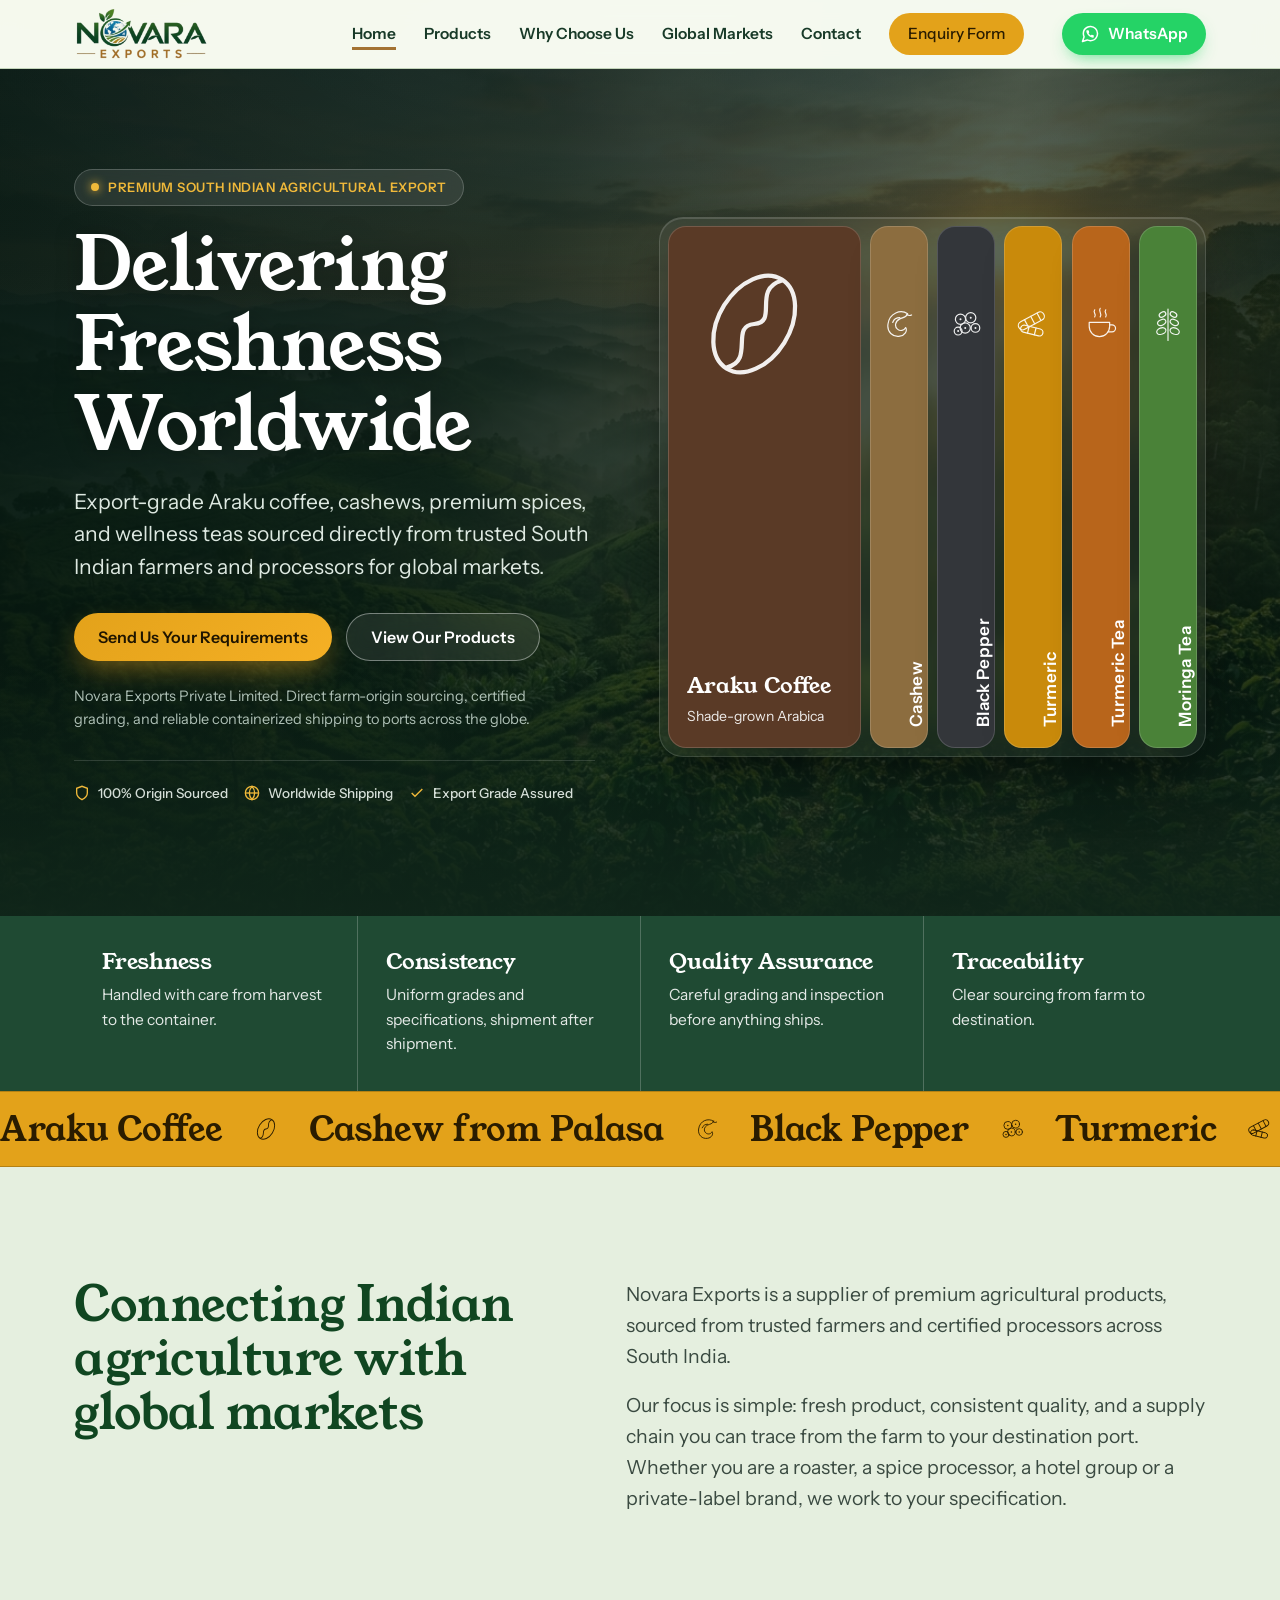
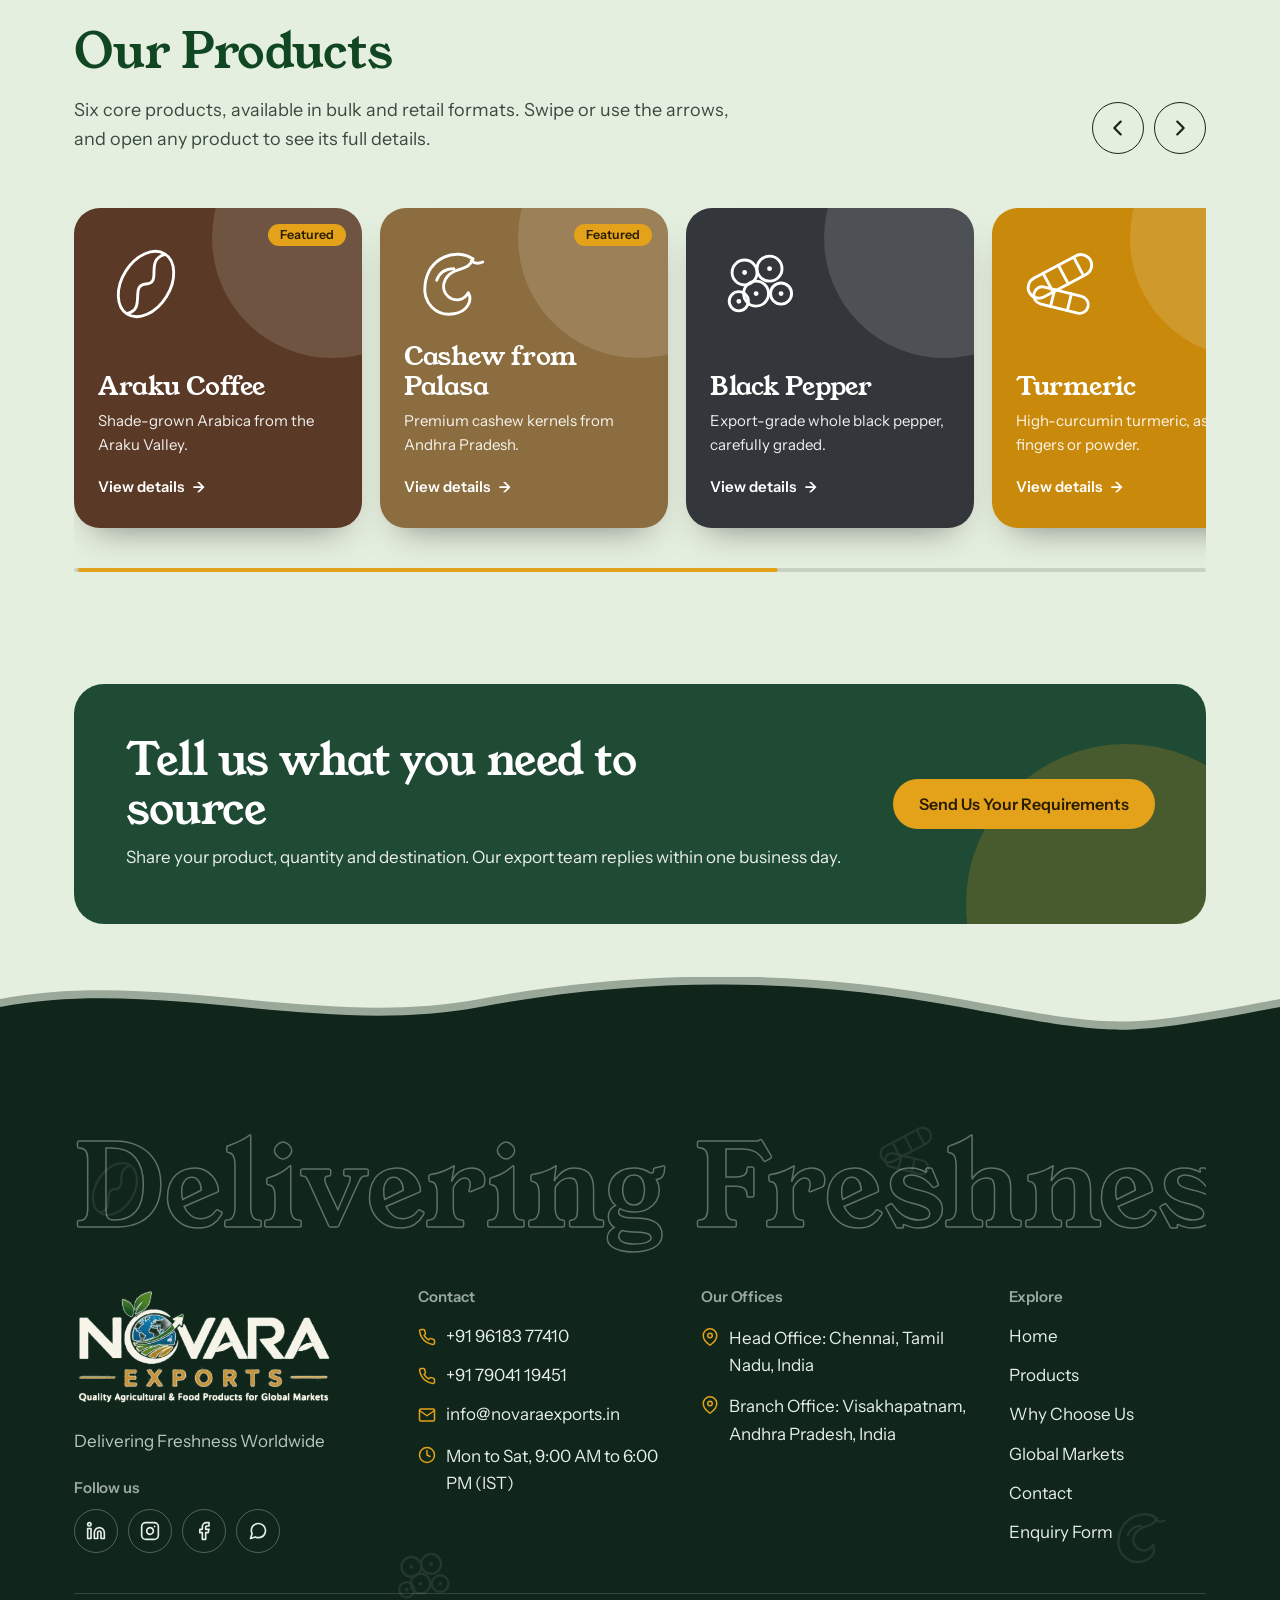
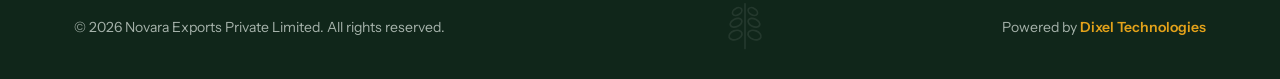
<file: index.html>
<!DOCTYPE html>
<html lang="en">
<head>
<meta charset="UTF-8">
<meta name="viewport" content="width=device-width, initial-scale=1, viewport-fit=cover">
<title>Novara Exports | Premium Indian Agricultural Products for Global Markets</title>
<meta name="description" content="Novara Exports Private Limited supplies Araku coffee, cashew, black pepper, turmeric, turmeric tea and moringa tea from South India to buyers worldwide.">
<link rel="icon" href="novara-favicon.png" type="image/svg+xml">
<link rel="preconnect" href="https://fonts.googleapis.com">
<link rel="preconnect" href="https://fonts.gstatic.com" crossorigin>
<link href="https://fonts.googleapis.com/css2?family=Instrument+Sans:wght@400;500;600&family=Young+Serif&display=swap" rel="stylesheet">
<link rel="stylesheet" href="style.css">
</head>
<body id="top">
<svg width="0" height="0" style="position:absolute" aria-hidden="true">
  <defs>
    <symbol id="m-coffee" viewBox="0 0 100 100" fill="none" stroke="currentColor" stroke-width="3" stroke-linecap="round" stroke-linejoin="round">
      <g transform="rotate(32 50 50)"><ellipse cx="50" cy="50" rx="25" ry="37"/><path d="M50 14c-14 16 14 26 0 36s14 22 0 36"/></g>
    </symbol>
    <symbol id="m-pepper" viewBox="0 0 100 100" fill="none" stroke="currentColor" stroke-width="3" stroke-linecap="round" stroke-linejoin="round">
      <circle cx="36" cy="38" r="13"/><circle cx="62" cy="34" r="13"/><circle cx="48" cy="60" r="13"/><circle cx="74" cy="60" r="11"/><circle cx="30" cy="68" r="10"/>
      <path d="M36 38l.1 0M62 34l.1 0M48 60l.1 0M74 60l.1 0M30 68l.1 0" stroke-width="5"/>
    </symbol>
    <symbol id="m-turmeric" viewBox="0 0 100 100" fill="none" stroke="currentColor" stroke-width="3" stroke-linecap="round" stroke-linejoin="round">
      <g transform="rotate(-28 50 50)"><rect x="14" y="30" width="72" height="22" rx="11"/><path d="M36 30v22M54 30v22M72 31v20"/></g>
      <g transform="rotate(14 50 50)"><rect x="22" y="58" width="58" height="18" rx="9"/><path d="M42 58v18M60 58v18"/></g>
    </symbol>
    <symbol id="m-tea" viewBox="0 0 100 100" fill="none" stroke="currentColor" stroke-width="3" stroke-linecap="round" stroke-linejoin="round">
      <path d="M20 46h52v10a26 26 0 0 1-26 26h0a26 26 0 0 1-26-26z"/><path d="M72 52h6a9 9 0 0 1 0 18h-9"/><path d="M34 14c-6 8 6 10 0 18M48 10c-6 8 6 12 0 22M62 14c-6 8 6 10 0 18"/>
    </symbol>
    <symbol id="m-moringa" viewBox="0 0 100 100" fill="none" stroke="currentColor" stroke-width="3" stroke-linecap="round" stroke-linejoin="round">
      <path d="M50 92V12"/>
      <ellipse cx="36" cy="26" rx="9" ry="6" transform="rotate(-30 36 26)"/><ellipse cx="64" cy="26" rx="9" ry="6" transform="rotate(30 64 26)"/>
      <ellipse cx="34" cy="46" rx="11" ry="7" transform="rotate(-25 34 46)"/><ellipse cx="66" cy="46" rx="11" ry="7" transform="rotate(25 66 46)"/>
      <ellipse cx="33" cy="68" rx="12" ry="8" transform="rotate(-20 33 68)"/><ellipse cx="67" cy="68" rx="12" ry="8" transform="rotate(20 67 68)"/>
    </symbol>
  <symbol id="m-cashew" viewBox="0 0 100 100" fill="none" stroke="currentColor" stroke-width="3" stroke-linecap="round" stroke-linejoin="round"><path d="M72 24C54 12 26 22 22 50c-3 20 12 34 30 31 13-2 20-13 15-22-4 8-14 10-21 4-8-7-6-20 6-26 8-4 16-3 20-13z"/><path d="M70 26c4 3 8 3 12 1"/><path d="M34 46c3-8 10-12 18-12"/></symbol><symbol id="logo" viewBox="0 0 64 64"><circle cx="32" cy="32" r="30" fill="var(--brand)"/><path d="M19 43V21l22 22V21" fill="none" stroke="var(--brand-ink)" stroke-width="5" stroke-linecap="round" stroke-linejoin="round"/><path d="M41 21c-1-7 3-11 10-11 1 7-2 11-10 11z" fill="var(--accent)"/><path d="M16 52q4.5-5 9 0t9 0 9 0 9 0" fill="none" stroke="var(--accent)" stroke-width="2.6" stroke-linecap="round"/></symbol><symbol id="s-ship" viewBox="0 0 300 170"><rect x="52" y="84" width="26" height="16" fill="#5A3A26"/><rect x="80" y="84" width="26" height="16" fill="#C98A0B"/><rect x="108" y="84" width="26" height="16" fill="#4A8238"/><rect x="136" y="84" width="26" height="16" fill="#33363A"/><rect x="164" y="84" width="26" height="16" fill="#B8651B"/><rect x="66" y="68" width="26" height="16" fill="#4A8238"/><rect x="94" y="68" width="26" height="16" fill="#B8651B"/><rect x="122" y="68" width="26" height="16" fill="#5A3A26"/><rect x="150" y="68" width="26" height="16" fill="#C98A0B"/><rect x="80" y="52" width="26" height="16" fill="#C98A0B"/><rect x="108" y="52" width="26" height="16" fill="#33363A"/><rect x="136" y="52" width="26" height="16" fill="#8C6D3F"/><rect x="214" y="56" width="46" height="44" rx="3" fill="#F6FAF1"/><rect x="220" y="63" width="8" height="8" fill="#2F7F73"/><rect x="232" y="63" width="8" height="8" fill="#2F7F73"/><rect x="244" y="63" width="8" height="8" fill="#2F7F73"/><rect x="220" y="79" width="8" height="8" fill="#2F7F73"/><rect x="232" y="79" width="8" height="8" fill="#2F7F73"/><rect x="244" y="79" width="8" height="8" fill="#2F7F73"/><rect x="232" y="38" width="14" height="20" fill="#E3A21A"/><rect x="232" y="44" width="14" height="5" fill="#1F4A33"/><path d="M239 38V20" stroke="#1F4A33" stroke-width="2"/><path d="M239 20l16 5-16 5z" fill="#E3A21A"/><circle cx="246" cy="30" r="5" fill="#fff" fill-opacity=".7"/><circle cx="256" cy="22" r="4" fill="#fff" fill-opacity=".5"/><path d="M18 100H282L254 146H48Z" fill="#1F4A33"/><path d="M24 108H276L271 115H29Z" fill="#E3A21A"/><circle cx="84" cy="128" r="5" fill="#F6FAF1"/><circle cx="114" cy="128" r="5" fill="#F6FAF1"/><circle cx="144" cy="128" r="5" fill="#F6FAF1"/><circle cx="174" cy="128" r="5" fill="#F6FAF1"/><circle cx="204" cy="128" r="5" fill="#F6FAF1"/></symbol><symbol id="i-phone" viewBox="0 0 24 24" fill="none" stroke="currentColor" stroke-width="2" stroke-linecap="round" stroke-linejoin="round"><path d="M22 16.92v3a2 2 0 0 1-2.18 2 19.79 19.79 0 0 1-8.63-3.07 19.5 19.5 0 0 1-6-6 19.79 19.79 0 0 1-3.07-8.67A2 2 0 0 1 4.11 2h3a2 2 0 0 1 2 1.72 12.84 12.84 0 0 0 .7 2.81 2 2 0 0 1-.45 2.11L8.09 9.91a16 16 0 0 0 6 6l1.27-1.27a2 2 0 0 1 2.11-.45 12.84 12.84 0 0 0 2.81.7A2 2 0 0 1 22 16.92z"/></symbol><symbol id="i-mail" viewBox="0 0 24 24" fill="none" stroke="currentColor" stroke-width="2" stroke-linecap="round" stroke-linejoin="round"><path d="M4 4h16c1.1 0 2 .9 2 2v12c0 1.1-.9 2-2 2H4c-1.1 0-2-.9-2-2V6c0-1.1.9-2 2-2z"/><path d="M22 6l-10 7L2 6"/></symbol><symbol id="i-pin" viewBox="0 0 24 24" fill="none" stroke="currentColor" stroke-width="2" stroke-linecap="round" stroke-linejoin="round"><path d="M21 10c0 7-9 13-9 13s-9-6-9-13a9 9 0 0 1 18 0z"/><circle cx="12" cy="10" r="3"/></symbol><symbol id="i-clock" viewBox="0 0 24 24" fill="none" stroke="currentColor" stroke-width="2" stroke-linecap="round" stroke-linejoin="round"><circle cx="12" cy="12" r="10"/><path d="M12 6v6l4 2"/></symbol><symbol id="i-globe" viewBox="0 0 24 24" fill="none" stroke="currentColor" stroke-width="2" stroke-linecap="round" stroke-linejoin="round"><circle cx="12" cy="12" r="10"/><path d="M2 12h20"/><path d="M12 2a15.3 15.3 0 0 1 4 10 15.3 15.3 0 0 1-4 10 15.3 15.3 0 0 1-4-10 15.3 15.3 0 0 1 4-10z"/></symbol><symbol id="i-building" viewBox="0 0 24 24" fill="none" stroke="currentColor" stroke-width="2" stroke-linecap="round" stroke-linejoin="round"><rect x="4" y="2" width="16" height="20" rx="2"/><path d="M9 22v-4h6v4M8 6h.01M12 6h.01M16 6h.01M8 10h.01M12 10h.01M16 10h.01M8 14h.01M12 14h.01M16 14h.01"/></symbol><symbol id="i-linkedin" viewBox="0 0 24 24" fill="none" stroke="currentColor" stroke-width="2" stroke-linecap="round" stroke-linejoin="round"><path d="M16 8a6 6 0 0 1 6 6v7h-4v-7a2 2 0 0 0-2-2 2 2 0 0 0-2 2v7h-4v-7a6 6 0 0 1 6-6z"/><rect x="2" y="9" width="4" height="12"/><circle cx="4" cy="4" r="2"/></symbol><symbol id="i-instagram" viewBox="0 0 24 24" fill="none" stroke="currentColor" stroke-width="2" stroke-linecap="round" stroke-linejoin="round"><rect x="2" y="2" width="20" height="20" rx="5" ry="5"/><path d="M16 11.37A4 4 0 1 1 12.63 8 4 4 0 0 1 16 11.37z"/><path d="M17.5 6.5h.01"/></symbol><symbol id="i-facebook" viewBox="0 0 24 24" fill="none" stroke="currentColor" stroke-width="2" stroke-linecap="round" stroke-linejoin="round"><path d="M18 2h-3a5 5 0 0 0-5 5v3H7v4h3v8h4v-8h3l1-4h-4V7a1 1 0 0 1 1-1h3z"/></symbol><symbol id="i-whatsapp" viewBox="0 0 24 24" fill="none" stroke="currentColor" stroke-width="2" stroke-linecap="round" stroke-linejoin="round"><path d="M21 11.5a8.38 8.38 0 0 1-.9 3.8 8.5 8.5 0 0 1-7.6 4.7 8.38 8.38 0 0 1-3.8-.9L3 21l1.9-5.7a8.38 8.38 0 0 1-.9-3.8 8.5 8.5 0 0 1 4.7-7.6 8.38 8.38 0 0 1 3.8-.9h.5a8.48 8.48 0 0 1 8 8v.5z"/></symbol><symbol id="i-sprout" viewBox="0 0 24 24" fill="none" stroke="currentColor" stroke-width="2" stroke-linecap="round" stroke-linejoin="round"><path d="M12 22V11"/><path d="M12 12C12 8 9 5.5 4.5 5.5 4.5 10 7.5 12 12 12z"/><path d="M12 15c0-3.5 2.5-6 7.5-6 0 4-2.7 6-7.5 6z"/></symbol><symbol id="i-search" viewBox="0 0 24 24" fill="none" stroke="currentColor" stroke-width="2" stroke-linecap="round" stroke-linejoin="round"><circle cx="11" cy="11" r="7"/><path d="M21 21l-4.35-4.35"/><path d="M8 11l2 2 4-4"/></symbol><symbol id="i-package" viewBox="0 0 24 24" fill="none" stroke="currentColor" stroke-width="2" stroke-linecap="round" stroke-linejoin="round"><path d="M16.5 9.4L7.5 4.21"/><path d="M21 16V8a2 2 0 0 0-1-1.73l-7-4a2 2 0 0 0-2 0l-7 4A2 2 0 0 0 3 8v8a2 2 0 0 0 1 1.73l7 4a2 2 0 0 0 2 0l7-4A2 2 0 0 0 21 16z"/><path d="M3.27 6.96L12 12.01l8.73-5.05"/><path d="M12 22.08V12"/></symbol><symbol id="i-plane" viewBox="0 0 24 24" fill="none" stroke="currentColor" stroke-width="2" stroke-linecap="round" stroke-linejoin="round"><path d="M22 2L11 13"/><path d="M22 2l-7 20-4-9-9-4 20-7z"/></symbol><symbol id="i-ship" viewBox="0 0 24 24" fill="none" stroke="currentColor" stroke-width="2" stroke-linecap="round" stroke-linejoin="round"><path d="M2 20c2 0 2-1.5 4-1.5s2 1.5 4 1.5 2-1.5 4-1.5 2 1.5 4 1.5 2-1.5 4-1.5"/><path d="M4 16l1.5-6h13L20 16z"/><path d="M9 10V6h6v4"/><path d="M12 6V3"/></symbol><symbol id="i-tag" viewBox="0 0 24 24" fill="none" stroke="currentColor" stroke-width="2" stroke-linecap="round" stroke-linejoin="round"><path d="M20.59 13.41l-7.17 7.17a2 2 0 0 1-2.83 0L2 12V2h10l8.59 8.59a2 2 0 0 1 0 2.82z"/><path d="M7 7h.01"/></symbol><symbol id="i-bag" viewBox="0 0 24 24" fill="none" stroke="currentColor" stroke-width="2" stroke-linecap="round" stroke-linejoin="round"><path d="M6 2L3 6v14a2 2 0 0 0 2 2h14a2 2 0 0 0 2-2V6l-3-4z"/><path d="M3 6h18"/><path d="M16 10a4 4 0 0 1-8 0"/></symbol><symbol id="i-shield" viewBox="0 0 24 24" fill="none" stroke="currentColor" stroke-width="2" stroke-linecap="round" stroke-linejoin="round"><path d="M12 22s8-4 8-10V5l-8-3-8 3v7c0 6 8 10 8 10z"/><path d="M9 12l2 2 4-4"/></symbol><symbol id="i-truck" viewBox="0 0 24 24" fill="none" stroke="currentColor" stroke-width="2" stroke-linecap="round" stroke-linejoin="round"><rect x="1" y="3" width="15" height="13"/><path d="M16 8h4l3 3v5h-7V8z"/><circle cx="5.5" cy="18.5" r="2.5"/><circle cx="18.5" cy="18.5" r="2.5"/></symbol><symbol id="f-ae" viewBox="0 0 30 20"><rect width="30" height="20" fill="#fff"/><rect x="8" width="22" height="6.67" fill="#00732F"/><rect x="8" y="13.33" width="22" height="6.67" fill="#000"/><rect width="8" height="20" fill="#E4002B"/></symbol><symbol id="f-sa" viewBox="0 0 30 20"><rect width="30" height="20" fill="#006C35"/><g fill="#fff"><rect x="7" y="5.2" width="16" height="1.5" rx=".7"/><rect x="9" y="8" width="12" height="1.5" rx=".7"/><rect x="11" y="10.8" width="8" height="1.3" rx=".6"/><rect x="6.5" y="14.2" width="17" height="1.3" rx=".6"/><rect x="5.5" y="13.4" width="1.6" height="3" rx=".5"/></g></symbol><symbol id="f-qa" viewBox="0 0 30 20"><rect width="30" height="20" fill="#8A1538"/><polygon points="0,0 8,0 11,1.11 8,2.22 11,3.33 8,4.44 11,5.56 8,6.67 11,7.78 8,8.89 11,10.00 8,11.11 11,12.22 8,13.33 11,14.44 8,15.56 11,16.67 8,17.78 11,18.89 8,20.00 0,20" fill="#fff"/></symbol><symbol id="f-om" viewBox="0 0 30 20"><rect width="30" height="20" fill="#fff"/><rect y="6.67" width="30" height="6.67" fill="#DB161B"/><rect y="13.33" width="30" height="6.67" fill="#008000"/><rect width="8" height="20" fill="#DB161B"/><g fill="#fff"><circle cx="4" cy="4" r="1.5"/><rect x="2.2" y="7.2" width="3.6" height=".9"/></g></symbol><symbol id="f-kw" viewBox="0 0 30 20"><rect width="30" height="6.67" fill="#007A3D"/><rect y="6.67" width="30" height="6.67" fill="#fff"/><rect y="13.33" width="30" height="6.67" fill="#CE1126"/><polygon points="0,0 7.5,6.67 7.5,13.33 0,20" fill="#000"/></symbol><symbol id="f-bh" viewBox="0 0 30 20"><rect width="30" height="20" fill="#CE1126"/><polygon points="0,0 8,0 12,2.0 8,4.0 12,6.0 8,8.0 12,10.0 8,12.0 12,14.0 8,16.0 12,18.0 8,20.0 0,20" fill="#fff"/></symbol><symbol id="f-sg" viewBox="0 0 30 20"><rect width="30" height="20" fill="#fff"/><rect width="30" height="10" fill="#EF3340"/><circle cx="6.8" cy="5" r="3.7" fill="#fff"/><circle cx="8.3" cy="5" r="3.2" fill="#EF3340"/><polygon points="12.40,1.55 12.65,2.26 13.40,2.28 12.80,2.73 13.02,3.45 12.40,3.02 11.78,3.45 12.00,2.73 11.40,2.28 12.15,2.26" fill="#fff"/><polygon points="14.87,3.35 15.12,4.06 15.87,4.07 15.27,4.53 15.49,5.25 14.87,4.82 14.26,5.25 14.47,4.53 13.87,4.07 14.63,4.06" fill="#fff"/><polygon points="13.93,6.25 14.18,6.96 14.93,6.98 14.33,7.43 14.55,8.15 13.93,7.72 13.31,8.15 13.53,7.43 12.93,6.98 13.68,6.96" fill="#fff"/><polygon points="10.87,6.25 11.12,6.96 11.87,6.98 11.27,7.43 11.49,8.15 10.87,7.72 10.25,8.15 10.47,7.43 9.87,6.98 10.62,6.96" fill="#fff"/><polygon points="9.93,3.35 10.17,4.06 10.93,4.07 10.33,4.53 10.54,5.25 9.93,4.82 9.31,5.25 9.53,4.53 8.93,4.07 9.68,4.06" fill="#fff"/></symbol><symbol id="f-my" viewBox="0 0 30 20"><rect y="0.000" width="30" height="1.449" fill="#CC0001"/><rect y="1.429" width="30" height="1.449" fill="#fff"/><rect y="2.857" width="30" height="1.449" fill="#CC0001"/><rect y="4.286" width="30" height="1.449" fill="#fff"/><rect y="5.714" width="30" height="1.449" fill="#CC0001"/><rect y="7.143" width="30" height="1.449" fill="#fff"/><rect y="8.571" width="30" height="1.449" fill="#CC0001"/><rect y="10.000" width="30" height="1.449" fill="#fff"/><rect y="11.429" width="30" height="1.449" fill="#CC0001"/><rect y="12.857" width="30" height="1.449" fill="#fff"/><rect y="14.286" width="30" height="1.449" fill="#CC0001"/><rect y="15.714" width="30" height="1.449" fill="#fff"/><rect y="17.143" width="30" height="1.449" fill="#CC0001"/><rect y="18.571" width="30" height="1.449" fill="#fff"/><rect width="15" height="10" fill="#010066"/><circle cx="6" cy="5" r="3.2" fill="#FFCC00"/><circle cx="7.1" cy="5" r="2.6" fill="#010066"/><polygon points="10.60,2.70 11.16,4.23 12.79,4.29 11.50,5.29 11.95,6.86 10.60,5.95 9.25,6.86 9.70,5.29 8.41,4.29 10.04,4.23" fill="#FFCC00"/></symbol><symbol id="f-eu" viewBox="0 0 30 20"><rect width="30" height="20" fill="#003399"/><circle cx="21.00" cy="10.00" r=".95" fill="#FFCC00"/><circle cx="20.20" cy="13.00" r=".95" fill="#FFCC00"/><circle cx="18.00" cy="15.20" r=".95" fill="#FFCC00"/><circle cx="15.00" cy="16.00" r=".95" fill="#FFCC00"/><circle cx="12.00" cy="15.20" r=".95" fill="#FFCC00"/><circle cx="9.80" cy="13.00" r=".95" fill="#FFCC00"/><circle cx="9.00" cy="10.00" r=".95" fill="#FFCC00"/><circle cx="9.80" cy="7.00" r=".95" fill="#FFCC00"/><circle cx="12.00" cy="4.80" r=".95" fill="#FFCC00"/><circle cx="15.00" cy="4.00" r=".95" fill="#FFCC00"/><circle cx="18.00" cy="4.80" r=".95" fill="#FFCC00"/><circle cx="20.20" cy="7.00" r=".95" fill="#FFCC00"/></symbol><symbol id="f-af" viewBox="0 0 30 20"><rect width="30" height="20" rx="2" fill="#F3E3D3"/><polygon points="11,2.5 16,2 19,3.4 23,5 24,7.6 22.4,10.4 20.6,12.4 19,16.4 16.6,18.8 14.6,17.4 14,13.6 12,11 8,10.4 6,7.6 7.4,4.6" fill="#B8651B"/></symbol><symbol id="f-na" viewBox="0 0 30 20"><rect width="30" height="20" rx="2" fill="#E1E2E4"/><polygon points="2,4.4 6,2.6 10,3.2 13,2 18,2.6 22,2 26.4,3.6 25.2,6.4 22.2,7.6 21,10.2 19.4,12 18.6,14.2 20.2,15.2 19,17.4 17,16.2 16,13.6 14,12.4 12,13.4 13.2,16.4 14.2,18.6 12,17.6 10,14.4 8,11.4 5,9.4 4,6.8" fill="#33363A"/></symbol><symbol id="cp" viewBox="0 0 40 48"><path d="M20 48V20" stroke="#4A3B2A" stroke-width="2.5" stroke-linecap="round" fill="none"/><g fill="#2E6B47"><ellipse cx="20" cy="9" rx="4.5" ry="9"/><ellipse cx="10" cy="17" rx="10" ry="4.6" transform="rotate(-28 10 17)"/><ellipse cx="30" cy="17" rx="10" ry="4.6" transform="rotate(28 30 17)"/><ellipse cx="9" cy="28" rx="10" ry="4.6" transform="rotate(-20 9 28)"/><ellipse cx="31" cy="28" rx="10" ry="4.6" transform="rotate(20 31 28)"/><ellipse cx="11" cy="38" rx="9" ry="4.2" transform="rotate(-12 11 38)"/><ellipse cx="29" cy="38" rx="9" ry="4.2" transform="rotate(12 29 38)"/></g><g fill="#C8402F"><circle cx="14" cy="22" r="2.3"/><circle cx="26" cy="23" r="2.3"/><circle cx="12" cy="33" r="2.3"/><circle cx="28" cy="33.5" r="2.3"/><circle cx="20" cy="26" r="2.1"/></g></symbol></defs>
</svg>

<header class="site-header">
  <div class="wrap bar">
    <a class="brand" href="index.html" aria-label="Novara Exports home">
    <img class="brand-logo" src="logo-nav.png" alt="Novara Exports" width="884" height="353">
    </a>
    <button class="menu-btn" id="menuBtn" aria-expanded="false" aria-controls="nav" aria-label="Open menu">
      <svg viewBox="0 0 24 24" fill="none" stroke="currentColor" stroke-width="2" stroke-linecap="round"><path d="M4 7h16M4 12h16M4 17h16"/></svg>
    </button>
    <nav class="nav" id="nav" aria-label="Main">
      <a href="index.html" class="active">Home</a>
      <a href="products.html">Products</a>
      <a href="why-us.html">Why Choose Us</a>
      <a href="markets.html">Global Markets</a>
      <a href="contact.html">Contact</a>
      <a class="btn btn-accent btn-sm" href="enquiry.html">Enquiry Form</a>
      <a class="btn btn-sm nav-wa" href="https://wa.me/919618377410?text=Hello%20Novara%20Exports%2C%20I%20would%20like%20to%20discuss%20my%20requirements." target="_blank" rel="noopener" aria-label="Chat with Novara Exports on WhatsApp"><svg viewBox="0 0 24 24" aria-hidden="true"><path d="M21 11.5a8.38 8.38 0 0 1-.9 3.8 8.5 8.5 0 0 1-7.6 4.7 8.38 8.38 0 0 1-3.8-.9L3 21l1.9-5.7a8.38 8.38 0 0 1-.9-3.8 8.5 8.5 0 0 1 4.7-7.6 8.38 8.38 0 0 1 3.8-.9h.5a8.48 8.48 0 0 1 8 8v.5z" fill="none" stroke="currentColor" stroke-width="1.8" stroke-linecap="round" stroke-linejoin="round"/><path transform="translate(6.6 6.6) scale(.45)" fill="currentColor" d="M22 16.92v3a2 2 0 0 1-2.18 2 19.79 19.79 0 0 1-8.63-3.07 19.5 19.5 0 0 1-6-6 19.79 19.79 0 0 1-3.07-8.67A2 2 0 0 1 4.11 2h3a2 2 0 0 1 2 1.72 12.84 12.84 0 0 0 .7 2.81 2 2 0 0 1-.45 2.11L8.09 9.91a16 16 0 0 0 6 6l1.27-1.27a2 2 0 0 1 2.11-.45 12.84 12.84 0 0 0 2.81.7A2 2 0 0 1 22 16.92z"/></svg><span>WhatsApp</span></a>
    </nav>
  </div>
</header>

<section class="hero">
  <div class="hero-backdrop" aria-hidden="true"></div>
  <div class="wrap hero-grid">
    <div class="hero-content">
      <div class="hero-badge">
        <span class="badge-dot"></span>
        <span>Premium South Indian Agricultural Export</span>
      </div>
      <h1>Delivering Freshness Worldwide</h1>
      <p class="lead">Export-grade Araku coffee, cashews, premium spices, and wellness teas sourced directly from trusted South Indian farmers and processors for global markets.</p>
      <div class="cta">
        <a class="btn btn-accent" href="enquiry.html">Send Us Your Requirements</a>
        <a class="btn btn-ghost" href="products.html">View Our Products</a>
      </div>
      <p class="small">Novara Exports Private Limited. Direct farm-origin sourcing, certified grading, and reliable containerized shipping to ports across the globe.</p>
      <div class="hero-trust">
        <div class="trust-pill"><svg viewBox="0 0 24 24" fill="none" stroke="currentColor" stroke-width="2"><path d="M12 22s8-4 8-10V5l-8-3-8 3v7c0 6 8 10 8 10z"/></svg><span>100% Origin Sourced</span></div>
        <div class="trust-pill"><svg viewBox="0 0 24 24" fill="none" stroke="currentColor" stroke-width="2"><circle cx="12" cy="12" r="10"/><path d="M2 12h20"/><path d="M12 2a15.3 15.3 0 0 1 4 10 15.3 15.3 0 0 1-4 10 15.3 15.3 0 0 1-4-10 15.3 15.3 0 0 1 4-10z"/></svg><span>Worldwide Shipping</span></div>
        <div class="trust-pill"><svg viewBox="0 0 24 24" fill="none" stroke="currentColor" stroke-width="2"><polyline points="20 6 9 17 4 12"/></svg><span>Export Grade Assured</span></div>
      </div>
    </div>
    <div class="strip" id="strip">
      <a class="panel on" href="products.html#araku-coffee" style="--tone:var(--coffee)"><svg class="motif" aria-hidden="true"><use href="#m-coffee"/></svg><span class="name">Araku Coffee</span><span class="more"><strong>Araku Coffee</strong><span>Shade-grown Arabica</span></span></a>
      <a class="panel" href="products.html#cashew" style="--tone:var(--cashew)"><svg class="motif" aria-hidden="true"><use href="#m-cashew"/></svg><span class="name">Cashew</span><span class="more"><strong>Cashew</strong><span>From Palasa, Andhra Pradesh</span></span></a>
      <a class="panel" href="products.html#black-pepper" style="--tone:var(--pepper)"><svg class="motif" aria-hidden="true"><use href="#m-pepper"/></svg><span class="name">Black Pepper</span><span class="more"><strong>Black Pepper</strong><span>Export-grade, graded</span></span></a>
      <a class="panel" href="products.html#turmeric" style="--tone:var(--turmeric)"><svg class="motif" aria-hidden="true"><use href="#m-turmeric"/></svg><span class="name">Turmeric</span><span class="more"><strong>Turmeric</strong><span>High curcumin</span></span></a>
      <a class="panel" href="products.html#turmeric-tea" style="--tone:var(--tturmeric)"><svg class="motif" aria-hidden="true"><use href="#m-tea"/></svg><span class="name">Turmeric Tea</span><span class="more"><strong>Turmeric Tea</strong><span>Caffeine free blend</span></span></a>
      <a class="panel" href="products.html#moringa-tea" style="--tone:var(--moringa)"><svg class="motif" aria-hidden="true"><use href="#m-moringa"/></svg><span class="name">Moringa Tea</span><span class="more"><strong>Moringa Tea</strong><span>Naturally dried leaves</span></span></a>
    </div>
  </div>
</section>

<main>
<section class="pillars" aria-label="Our commitments">
  <div class="wrap grid">
    <div class="pillar"><h3>Freshness</h3><p>Handled with care from harvest to the container.</p></div>
    <div class="pillar"><h3>Consistency</h3><p>Uniform grades and specifications, shipment after shipment.</p></div>
    <div class="pillar"><h3>Quality Assurance</h3><p>Careful grading and inspection before anything ships.</p></div>
    <div class="pillar"><h3>Traceability</h3><p>Clear sourcing from farm to destination.</p></div>
  </div>
</section>

<div class="marquee" aria-hidden="true">
  <div class="track">
    <div class="set">
      <span>Araku Coffee</span><svg><use href="#m-coffee"/></svg>
      <span>Cashew from Palasa</span><svg><use href="#m-cashew"/></svg>
      <span>Black Pepper</span><svg><use href="#m-pepper"/></svg>
      <span>Turmeric</span><svg><use href="#m-turmeric"/></svg>
      <span>Turmeric Tea</span><svg><use href="#m-tea"/></svg>
      <span>Moringa Tea</span><svg><use href="#m-moringa"/></svg>
      <span>Delivering Freshness Worldwide</span><svg><use href="#m-coffee"/></svg>
      <span>UAE</span><svg><use href="#m-pepper"/></svg>
      <span>Saudi Arabia</span><svg><use href="#m-turmeric"/></svg>
      <span>Qatar</span><svg><use href="#m-tea"/></svg>
      <span>Singapore</span><svg><use href="#m-moringa"/></svg>
      <span>Malaysia</span><svg><use href="#m-coffee"/></svg>
    </div>
    <div class="set">
      <span>Araku Coffee</span><svg><use href="#m-coffee"/></svg>
      <span>Cashew from Palasa</span><svg><use href="#m-cashew"/></svg>
      <span>Black Pepper</span><svg><use href="#m-pepper"/></svg>
      <span>Turmeric</span><svg><use href="#m-turmeric"/></svg>
      <span>Turmeric Tea</span><svg><use href="#m-tea"/></svg>
      <span>Moringa Tea</span><svg><use href="#m-moringa"/></svg>
      <span>Delivering Freshness Worldwide</span><svg><use href="#m-coffee"/></svg>
      <span>UAE</span><svg><use href="#m-pepper"/></svg>
      <span>Saudi Arabia</span><svg><use href="#m-turmeric"/></svg>
      <span>Qatar</span><svg><use href="#m-tea"/></svg>
      <span>Singapore</span><svg><use href="#m-moringa"/></svg>
      <span>Malaysia</span><svg><use href="#m-coffee"/></svg>
    </div>
  </div>
</div>

<section class="section" id="about">
  <div class="wrap about">
    <h2>Connecting Indian agriculture with global markets</h2>
    <div class="body">
      <p>Novara Exports is a supplier of premium agricultural products, sourced from trusted farmers and certified processors across South India.</p>
      <p>Our focus is simple: fresh product, consistent quality, and a supply chain you can trace from the farm to your destination port. Whether you are a roaster, a spice processor, a hotel group or a private-label brand, we work to your specification.</p>
    </div>
  </div>
</section>

<section class="section" id="products" style="padding-top:0">
  <div class="wrap">
    <div class="head-row">
      <div class="section-head">
        <h2>Our Products</h2>
        <p>Six core products, available in bulk and retail formats. Swipe or use the arrows, and open any product to see its full details.</p>
      </div>
      <div class="pc-ctrl">
        <button class="pc-btn" type="button" id="pcPrev" aria-label="Previous products"><svg viewBox="0 0 24 24" fill="none" stroke="currentColor" stroke-width="2.4" stroke-linecap="round" stroke-linejoin="round"><path d="M15 5l-7 7 7 7"/></svg></button>
        <button class="pc-btn" type="button" id="pcNext" aria-label="Next products"><svg viewBox="0 0 24 24" fill="none" stroke="currentColor" stroke-width="2.4" stroke-linecap="round" stroke-linejoin="round"><path d="M9 5l7 7-7 7"/></svg></button>
      </div>
    </div>
    <div class="pcards" id="pcards">
      <a class="pcard featured" href="products.html#araku-coffee" style="--tone:var(--coffee)"><svg aria-hidden="true"><use href="#m-coffee"/></svg><div><h3>Araku Coffee</h3><p>Shade-grown Arabica from the Araku Valley.</p><span class="go">View details <i>&rarr;</i></span></div></a>
      <a class="pcard featured" href="products.html#cashew" style="--tone:var(--cashew)"><svg aria-hidden="true"><use href="#m-cashew"/></svg><div><h3>Cashew from Palasa</h3><p>Premium cashew kernels from Andhra Pradesh.</p><span class="go">View details <i>&rarr;</i></span></div></a>
      <a class="pcard" href="products.html#black-pepper" style="--tone:var(--pepper)"><svg aria-hidden="true"><use href="#m-pepper"/></svg><div><h3>Black Pepper</h3><p>Export-grade whole black pepper, carefully graded.</p><span class="go">View details <i>&rarr;</i></span></div></a>
      <a class="pcard" href="products.html#turmeric" style="--tone:var(--turmeric)"><svg aria-hidden="true"><use href="#m-turmeric"/></svg><div><h3>Turmeric</h3><p>High-curcumin turmeric, as fingers or powder.</p><span class="go">View details <i>&rarr;</i></span></div></a>
      <a class="pcard" href="products.html#turmeric-tea" style="--tone:var(--tturmeric)"><svg aria-hidden="true"><use href="#m-tea"/></svg><div><h3>Turmeric Tea</h3><p>Turmeric blended with herbs and spices.</p><span class="go">View details <i>&rarr;</i></span></div></a>
      <a class="pcard" href="products.html#moringa-tea" style="--tone:var(--moringa)"><svg aria-hidden="true"><use href="#m-moringa"/></svg><div><h3>Moringa Tea</h3><p>Naturally dried moringa leaves, smooth herbal taste.</p><span class="go">View details <i>&rarr;</i></span></div></a>
    </div>
    <div class="pc-bar" aria-hidden="true"><i id="pcThumb"></i></div>
  </div>
</section>


<section class="section cta-section">
  <div class="wrap">
    <div class="cta-band">
      <div>
        <h2>Tell us what you need to source</h2>
        <p>Share your product, quantity and destination. Our export team replies within one business day.</p>
      </div>
      <a class="btn btn-accent pulse" href="enquiry.html">Send Us Your Requirements</a>
    </div>
  </div>
</section>
</main>

<footer class="footer">
  <div class="wave" aria-hidden="true">
    <svg class="w2" viewBox="0 0 2880 60" preserveAspectRatio="none"><path d="M0 30 C180 0 360 60 540 30 S900 0 1080 30 S1260 60 1440 30 C1620 0 1800 60 1980 30 S2340 0 2520 30 S2700 60 2880 30 V60 H0Z"/></svg>
    <svg viewBox="0 0 2880 60" preserveAspectRatio="none"><path d="M0 30 C180 0 360 60 540 30 S900 0 1080 30 S1260 60 1440 30 C1620 0 1800 60 1980 30 S2340 0 2520 30 S2700 60 2880 30 V60 H0Z"/></svg>
  </div>
  <div class="fbg" aria-hidden="true">
    <svg><use href="#m-coffee"/></svg><svg><use href="#m-pepper"/></svg><svg><use href="#m-turmeric"/></svg><svg><use href="#m-cashew"/></svg><svg><use href="#m-moringa"/></svg>
  </div>
  <div class="wrap">
    <div class="fmarq" aria-hidden="true"><div class="track"><div class="set"><span>Delivering Freshness Worldwide</span><span>Delivering Freshness Worldwide</span></div><div class="set"><span>Delivering Freshness Worldwide</span><span>Delivering Freshness Worldwide</span></div></div></div>
    <div class="foot">
      <div>
        <a class="flogo" href="index.html" aria-label="Novara Exports home">
        <img class="flogo-img" src="logo-light.png" alt="Novara Exports - Quality Agricultural and Food Products for Global Markets" width="884" height="401">
        </a>
        <p class="tag">Delivering Freshness Worldwide</p>
        <h3 class="fol">Follow us</h3>
        <div class="social"><a href="#" aria-label="LinkedIn" title="LinkedIn"><svg class="ic" aria-hidden="true"><use href="#i-linkedin"/></svg></a><a href="#" aria-label="Instagram" title="Instagram"><svg class="ic" aria-hidden="true"><use href="#i-instagram"/></svg></a><a href="#" aria-label="Facebook" title="Facebook"><svg class="ic" aria-hidden="true"><use href="#i-facebook"/></svg></a><a href="https://wa.me/919618377410" aria-label="WhatsApp" title="WhatsApp" target="_blank" rel="noopener"><svg class="ic" aria-hidden="true"><use href="#i-whatsapp"/></svg></a></div>
      </div>
      <div>
        <h3>Contact</h3>
        <ul>
          <li><svg class="ic" aria-hidden="true"><use href="#i-phone"/></svg><a class="fl" href="tel:+919618377410">+91 96183 77410</a></li>
          <li><svg class="ic" aria-hidden="true"><use href="#i-phone"/></svg><a class="fl" href="tel:+917904119451">+91 79041 19451</a></li>
          <li><svg class="ic" aria-hidden="true"><use href="#i-mail"/></svg><a class="fl" href="mailto:info@novaraexports.in">info@novaraexports.in</a></li>
          <li class="office"><svg class="ic" aria-hidden="true"><use href="#i-clock"/></svg><span>Mon to Sat, 9:00 AM to 6:00 PM (IST)</span></li>
        </ul>
      </div>
      <div>
        <h3>Our Offices</h3>
        <ul>
          <li class="office"><svg class="ic" aria-hidden="true"><use href="#i-pin"/></svg><span>Head Office: Chennai, Tamil Nadu, India</span></li>
          <li class="office"><svg class="ic" aria-hidden="true"><use href="#i-pin"/></svg><span>Branch Office: Visakhapatnam, Andhra Pradesh, India</span></li>
        </ul>
      </div>
      <div>
        <h3>Explore</h3>
        <ul>
          <li><a class="fl" href="index.html">Home</a></li>
          <li><a class="fl" href="products.html">Products</a></li>
          <li><a class="fl" href="why-us.html">Why Choose Us</a></li>
          <li><a class="fl" href="markets.html">Global Markets</a></li>
          <li><a class="fl" href="contact.html">Contact</a></li>
          <li><a class="fl" href="enquiry.html">Enquiry Form</a></li>
        </ul>
      </div>
    </div>
    <div class="copy">
      <p>&copy; <span id="yr">2026</span> Novara Exports Private Limited. All rights reserved.</p>
      <p class="pw">Powered by <a href="https://www.dixeltechnologies.com" target="_blank" rel="noopener noreferrer">
    <strong>Dixel Technologies</strong> </a></p>
    </div>
  </div>
</footer>
<a class="totop" id="toTop" href="#top" aria-label="Back to top"><svg viewBox="0 0 24 24" fill="none" stroke="currentColor" stroke-width="2.4" stroke-linecap="round" stroke-linejoin="round"><path d="M12 19V5M5 12l7-7 7 7"/></svg></a>
<script src="script.js"></script>
</body>
</html>
</file>
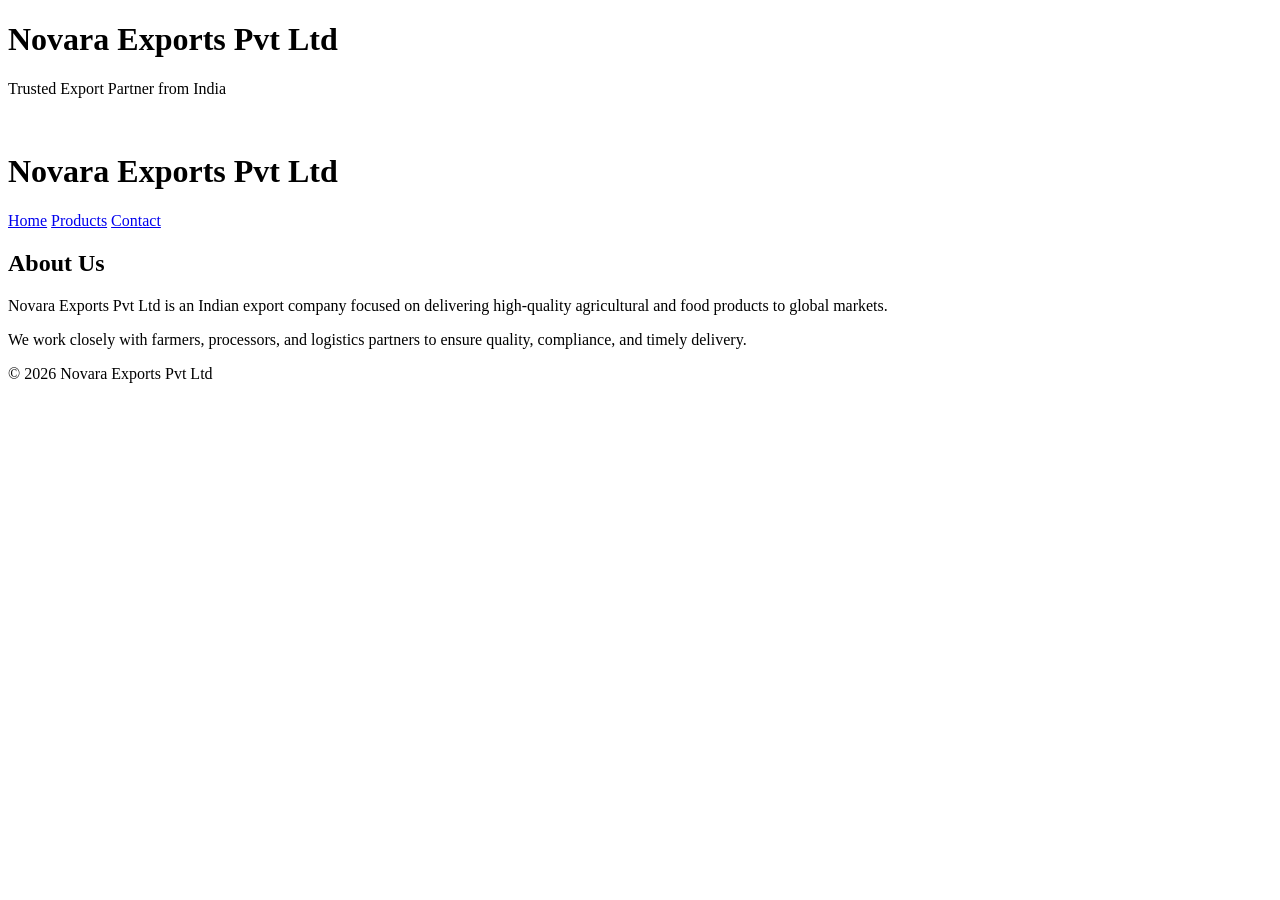
<file: about.html>
<!DOCTYPE html>
<html>
<head>
  <header>
  <h1>Novara Exports Pvt Ltd</h1>
  <p>Trusted Export Partner from India</p>
  <nav>
    <a href="index.html" style="color:white;margin:10px;">Home</a>
    <a href="about.html" style="color:white;margin:10px;">About</a>
    <a href="products.html" style="color:white;margin:10px;">Products</a>
    <a href="contact.html" style="color:white;margin:10px;">Contact</a>
  </nav>
</header>

</head>
<body>

<header>
  <h1>Novara Exports Pvt Ltd</h1>
  <nav>
    <a href="index.html">Home</a>
    <a href="products.html">Products</a>
    <a href="contact.html">Contact</a>
  </nav>
</header>

<section>
  <h2>About Us</h2>
  <p>
    Novara Exports Pvt Ltd is an Indian export company focused on delivering
    high-quality agricultural and food products to global markets.
  </p>

  <p>
    We work closely with farmers, processors, and logistics partners to ensure
    quality, compliance, and timely delivery.
  </p>
</section>

<footer>
  © 2026 Novara Exports Pvt Ltd
</footer>

</body>
</html>
</file>
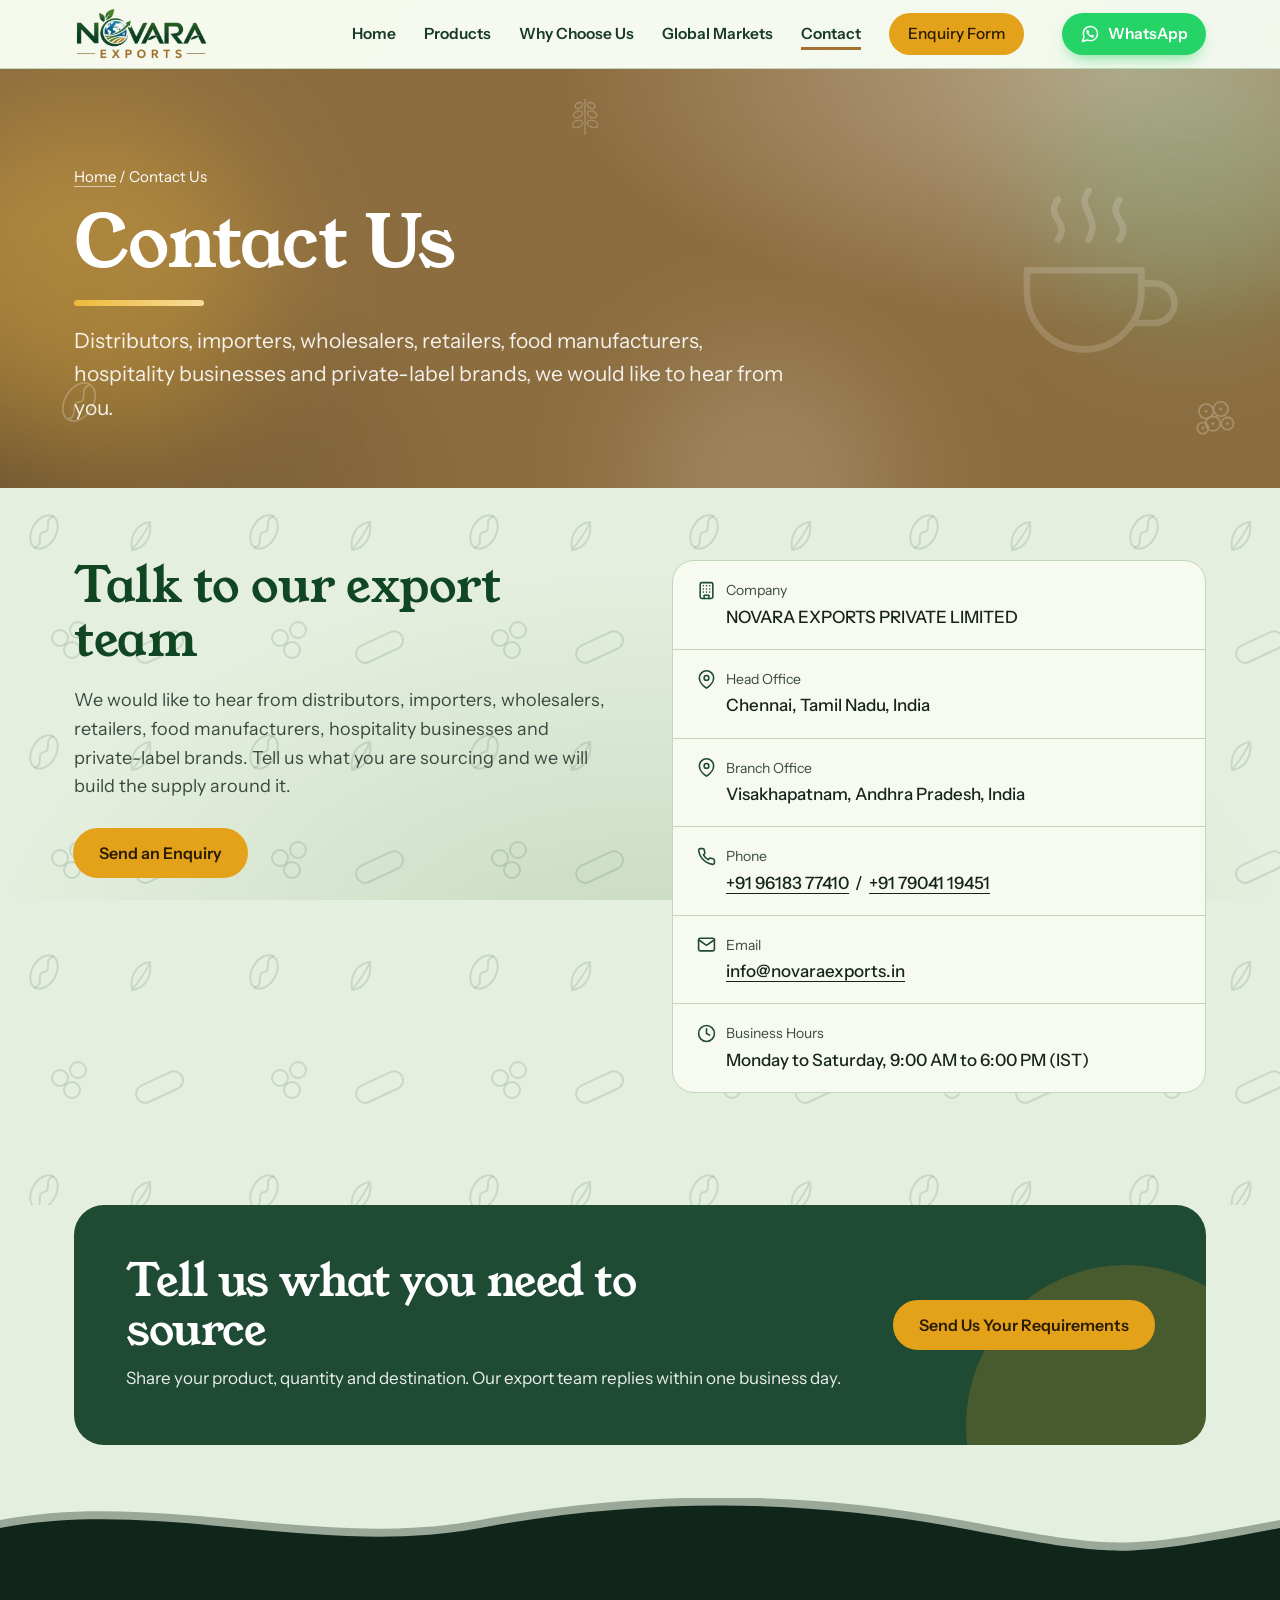
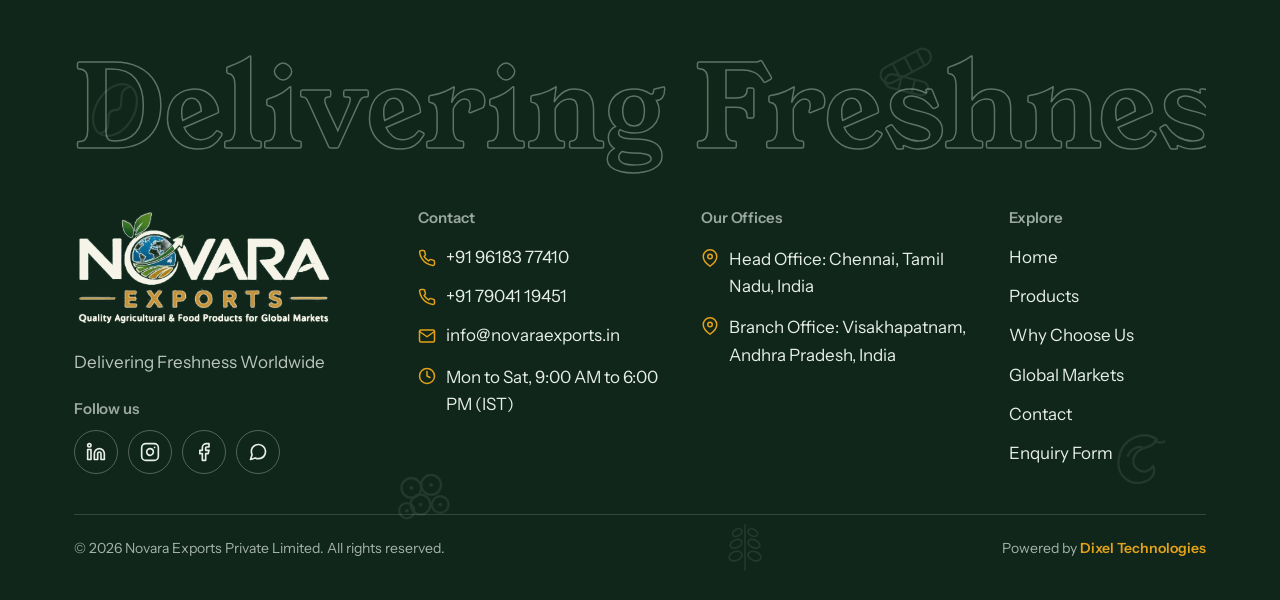
<file: contact.html>
<!DOCTYPE html>
<html lang="en">
<head>
<meta charset="UTF-8">
<meta name="viewport" content="width=device-width, initial-scale=1, viewport-fit=cover">
<title>Contact Us | Novara Exports</title>
<meta name="description" content="Contact Novara Exports Private Limited. Head office in Chennai, branch office in Visakhapatnam.">
<link rel="icon" href="novara-favicon.png" type="image/svg+xml">
<link rel="preconnect" href="https://fonts.googleapis.com">
<link rel="preconnect" href="https://fonts.gstatic.com" crossorigin>
<link href="https://fonts.googleapis.com/css2?family=Instrument+Sans:wght@400;500;600&family=Young+Serif&display=swap" rel="stylesheet">
<link rel="stylesheet" href="style.css">
</head>
<body id="top">
<svg width="0" height="0" style="position:absolute" aria-hidden="true">
  <defs>
    <symbol id="m-coffee" viewBox="0 0 100 100" fill="none" stroke="currentColor" stroke-width="3" stroke-linecap="round" stroke-linejoin="round">
      <g transform="rotate(32 50 50)"><ellipse cx="50" cy="50" rx="25" ry="37"/><path d="M50 14c-14 16 14 26 0 36s14 22 0 36"/></g>
    </symbol>
    <symbol id="m-pepper" viewBox="0 0 100 100" fill="none" stroke="currentColor" stroke-width="3" stroke-linecap="round" stroke-linejoin="round">
      <circle cx="36" cy="38" r="13"/><circle cx="62" cy="34" r="13"/><circle cx="48" cy="60" r="13"/><circle cx="74" cy="60" r="11"/><circle cx="30" cy="68" r="10"/>
      <path d="M36 38l.1 0M62 34l.1 0M48 60l.1 0M74 60l.1 0M30 68l.1 0" stroke-width="5"/>
    </symbol>
    <symbol id="m-turmeric" viewBox="0 0 100 100" fill="none" stroke="currentColor" stroke-width="3" stroke-linecap="round" stroke-linejoin="round">
      <g transform="rotate(-28 50 50)"><rect x="14" y="30" width="72" height="22" rx="11"/><path d="M36 30v22M54 30v22M72 31v20"/></g>
      <g transform="rotate(14 50 50)"><rect x="22" y="58" width="58" height="18" rx="9"/><path d="M42 58v18M60 58v18"/></g>
    </symbol>
    <symbol id="m-tea" viewBox="0 0 100 100" fill="none" stroke="currentColor" stroke-width="3" stroke-linecap="round" stroke-linejoin="round">
      <path d="M20 46h52v10a26 26 0 0 1-26 26h0a26 26 0 0 1-26-26z"/><path d="M72 52h6a9 9 0 0 1 0 18h-9"/><path d="M34 14c-6 8 6 10 0 18M48 10c-6 8 6 12 0 22M62 14c-6 8 6 10 0 18"/>
    </symbol>
    <symbol id="m-moringa" viewBox="0 0 100 100" fill="none" stroke="currentColor" stroke-width="3" stroke-linecap="round" stroke-linejoin="round">
      <path d="M50 92V12"/>
      <ellipse cx="36" cy="26" rx="9" ry="6" transform="rotate(-30 36 26)"/><ellipse cx="64" cy="26" rx="9" ry="6" transform="rotate(30 64 26)"/>
      <ellipse cx="34" cy="46" rx="11" ry="7" transform="rotate(-25 34 46)"/><ellipse cx="66" cy="46" rx="11" ry="7" transform="rotate(25 66 46)"/>
      <ellipse cx="33" cy="68" rx="12" ry="8" transform="rotate(-20 33 68)"/><ellipse cx="67" cy="68" rx="12" ry="8" transform="rotate(20 67 68)"/>
    </symbol>
  <symbol id="m-cashew" viewBox="0 0 100 100" fill="none" stroke="currentColor" stroke-width="3" stroke-linecap="round" stroke-linejoin="round"><path d="M72 24C54 12 26 22 22 50c-3 20 12 34 30 31 13-2 20-13 15-22-4 8-14 10-21 4-8-7-6-20 6-26 8-4 16-3 20-13z"/><path d="M70 26c4 3 8 3 12 1"/><path d="M34 46c3-8 10-12 18-12"/></symbol><symbol id="logo" viewBox="0 0 64 64"><circle cx="32" cy="32" r="30" fill="var(--brand)"/><path d="M19 43V21l22 22V21" fill="none" stroke="var(--brand-ink)" stroke-width="5" stroke-linecap="round" stroke-linejoin="round"/><path d="M41 21c-1-7 3-11 10-11 1 7-2 11-10 11z" fill="var(--accent)"/><path d="M16 52q4.5-5 9 0t9 0 9 0 9 0" fill="none" stroke="var(--accent)" stroke-width="2.6" stroke-linecap="round"/></symbol><symbol id="s-ship" viewBox="0 0 300 170"><rect x="52" y="84" width="26" height="16" fill="#5A3A26"/><rect x="80" y="84" width="26" height="16" fill="#C98A0B"/><rect x="108" y="84" width="26" height="16" fill="#4A8238"/><rect x="136" y="84" width="26" height="16" fill="#33363A"/><rect x="164" y="84" width="26" height="16" fill="#B8651B"/><rect x="66" y="68" width="26" height="16" fill="#4A8238"/><rect x="94" y="68" width="26" height="16" fill="#B8651B"/><rect x="122" y="68" width="26" height="16" fill="#5A3A26"/><rect x="150" y="68" width="26" height="16" fill="#C98A0B"/><rect x="80" y="52" width="26" height="16" fill="#C98A0B"/><rect x="108" y="52" width="26" height="16" fill="#33363A"/><rect x="136" y="52" width="26" height="16" fill="#8C6D3F"/><rect x="214" y="56" width="46" height="44" rx="3" fill="#F6FAF1"/><rect x="220" y="63" width="8" height="8" fill="#2F7F73"/><rect x="232" y="63" width="8" height="8" fill="#2F7F73"/><rect x="244" y="63" width="8" height="8" fill="#2F7F73"/><rect x="220" y="79" width="8" height="8" fill="#2F7F73"/><rect x="232" y="79" width="8" height="8" fill="#2F7F73"/><rect x="244" y="79" width="8" height="8" fill="#2F7F73"/><rect x="232" y="38" width="14" height="20" fill="#E3A21A"/><rect x="232" y="44" width="14" height="5" fill="#1F4A33"/><path d="M239 38V20" stroke="#1F4A33" stroke-width="2"/><path d="M239 20l16 5-16 5z" fill="#E3A21A"/><circle cx="246" cy="30" r="5" fill="#fff" fill-opacity=".7"/><circle cx="256" cy="22" r="4" fill="#fff" fill-opacity=".5"/><path d="M18 100H282L254 146H48Z" fill="#1F4A33"/><path d="M24 108H276L271 115H29Z" fill="#E3A21A"/><circle cx="84" cy="128" r="5" fill="#F6FAF1"/><circle cx="114" cy="128" r="5" fill="#F6FAF1"/><circle cx="144" cy="128" r="5" fill="#F6FAF1"/><circle cx="174" cy="128" r="5" fill="#F6FAF1"/><circle cx="204" cy="128" r="5" fill="#F6FAF1"/></symbol><symbol id="i-phone" viewBox="0 0 24 24" fill="none" stroke="currentColor" stroke-width="2" stroke-linecap="round" stroke-linejoin="round"><path d="M22 16.92v3a2 2 0 0 1-2.18 2 19.79 19.79 0 0 1-8.63-3.07 19.5 19.5 0 0 1-6-6 19.79 19.79 0 0 1-3.07-8.67A2 2 0 0 1 4.11 2h3a2 2 0 0 1 2 1.72 12.84 12.84 0 0 0 .7 2.81 2 2 0 0 1-.45 2.11L8.09 9.91a16 16 0 0 0 6 6l1.27-1.27a2 2 0 0 1 2.11-.45 12.84 12.84 0 0 0 2.81.7A2 2 0 0 1 22 16.92z"/></symbol><symbol id="i-mail" viewBox="0 0 24 24" fill="none" stroke="currentColor" stroke-width="2" stroke-linecap="round" stroke-linejoin="round"><path d="M4 4h16c1.1 0 2 .9 2 2v12c0 1.1-.9 2-2 2H4c-1.1 0-2-.9-2-2V6c0-1.1.9-2 2-2z"/><path d="M22 6l-10 7L2 6"/></symbol><symbol id="i-pin" viewBox="0 0 24 24" fill="none" stroke="currentColor" stroke-width="2" stroke-linecap="round" stroke-linejoin="round"><path d="M21 10c0 7-9 13-9 13s-9-6-9-13a9 9 0 0 1 18 0z"/><circle cx="12" cy="10" r="3"/></symbol><symbol id="i-clock" viewBox="0 0 24 24" fill="none" stroke="currentColor" stroke-width="2" stroke-linecap="round" stroke-linejoin="round"><circle cx="12" cy="12" r="10"/><path d="M12 6v6l4 2"/></symbol><symbol id="i-globe" viewBox="0 0 24 24" fill="none" stroke="currentColor" stroke-width="2" stroke-linecap="round" stroke-linejoin="round"><circle cx="12" cy="12" r="10"/><path d="M2 12h20"/><path d="M12 2a15.3 15.3 0 0 1 4 10 15.3 15.3 0 0 1-4 10 15.3 15.3 0 0 1-4-10 15.3 15.3 0 0 1 4-10z"/></symbol><symbol id="i-building" viewBox="0 0 24 24" fill="none" stroke="currentColor" stroke-width="2" stroke-linecap="round" stroke-linejoin="round"><rect x="4" y="2" width="16" height="20" rx="2"/><path d="M9 22v-4h6v4M8 6h.01M12 6h.01M16 6h.01M8 10h.01M12 10h.01M16 10h.01M8 14h.01M12 14h.01M16 14h.01"/></symbol><symbol id="i-linkedin" viewBox="0 0 24 24" fill="none" stroke="currentColor" stroke-width="2" stroke-linecap="round" stroke-linejoin="round"><path d="M16 8a6 6 0 0 1 6 6v7h-4v-7a2 2 0 0 0-2-2 2 2 0 0 0-2 2v7h-4v-7a6 6 0 0 1 6-6z"/><rect x="2" y="9" width="4" height="12"/><circle cx="4" cy="4" r="2"/></symbol><symbol id="i-instagram" viewBox="0 0 24 24" fill="none" stroke="currentColor" stroke-width="2" stroke-linecap="round" stroke-linejoin="round"><rect x="2" y="2" width="20" height="20" rx="5" ry="5"/><path d="M16 11.37A4 4 0 1 1 12.63 8 4 4 0 0 1 16 11.37z"/><path d="M17.5 6.5h.01"/></symbol><symbol id="i-facebook" viewBox="0 0 24 24" fill="none" stroke="currentColor" stroke-width="2" stroke-linecap="round" stroke-linejoin="round"><path d="M18 2h-3a5 5 0 0 0-5 5v3H7v4h3v8h4v-8h3l1-4h-4V7a1 1 0 0 1 1-1h3z"/></symbol><symbol id="i-whatsapp" viewBox="0 0 24 24" fill="none" stroke="currentColor" stroke-width="2" stroke-linecap="round" stroke-linejoin="round"><path d="M21 11.5a8.38 8.38 0 0 1-.9 3.8 8.5 8.5 0 0 1-7.6 4.7 8.38 8.38 0 0 1-3.8-.9L3 21l1.9-5.7a8.38 8.38 0 0 1-.9-3.8 8.5 8.5 0 0 1 4.7-7.6 8.38 8.38 0 0 1 3.8-.9h.5a8.48 8.48 0 0 1 8 8v.5z"/></symbol><symbol id="i-sprout" viewBox="0 0 24 24" fill="none" stroke="currentColor" stroke-width="2" stroke-linecap="round" stroke-linejoin="round"><path d="M12 22V11"/><path d="M12 12C12 8 9 5.5 4.5 5.5 4.5 10 7.5 12 12 12z"/><path d="M12 15c0-3.5 2.5-6 7.5-6 0 4-2.7 6-7.5 6z"/></symbol><symbol id="i-search" viewBox="0 0 24 24" fill="none" stroke="currentColor" stroke-width="2" stroke-linecap="round" stroke-linejoin="round"><circle cx="11" cy="11" r="7"/><path d="M21 21l-4.35-4.35"/><path d="M8 11l2 2 4-4"/></symbol><symbol id="i-package" viewBox="0 0 24 24" fill="none" stroke="currentColor" stroke-width="2" stroke-linecap="round" stroke-linejoin="round"><path d="M16.5 9.4L7.5 4.21"/><path d="M21 16V8a2 2 0 0 0-1-1.73l-7-4a2 2 0 0 0-2 0l-7 4A2 2 0 0 0 3 8v8a2 2 0 0 0 1 1.73l7 4a2 2 0 0 0 2 0l7-4A2 2 0 0 0 21 16z"/><path d="M3.27 6.96L12 12.01l8.73-5.05"/><path d="M12 22.08V12"/></symbol><symbol id="i-plane" viewBox="0 0 24 24" fill="none" stroke="currentColor" stroke-width="2" stroke-linecap="round" stroke-linejoin="round"><path d="M22 2L11 13"/><path d="M22 2l-7 20-4-9-9-4 20-7z"/></symbol><symbol id="i-ship" viewBox="0 0 24 24" fill="none" stroke="currentColor" stroke-width="2" stroke-linecap="round" stroke-linejoin="round"><path d="M2 20c2 0 2-1.5 4-1.5s2 1.5 4 1.5 2-1.5 4-1.5 2 1.5 4 1.5 2-1.5 4-1.5"/><path d="M4 16l1.5-6h13L20 16z"/><path d="M9 10V6h6v4"/><path d="M12 6V3"/></symbol><symbol id="i-tag" viewBox="0 0 24 24" fill="none" stroke="currentColor" stroke-width="2" stroke-linecap="round" stroke-linejoin="round"><path d="M20.59 13.41l-7.17 7.17a2 2 0 0 1-2.83 0L2 12V2h10l8.59 8.59a2 2 0 0 1 0 2.82z"/><path d="M7 7h.01"/></symbol><symbol id="i-bag" viewBox="0 0 24 24" fill="none" stroke="currentColor" stroke-width="2" stroke-linecap="round" stroke-linejoin="round"><path d="M6 2L3 6v14a2 2 0 0 0 2 2h14a2 2 0 0 0 2-2V6l-3-4z"/><path d="M3 6h18"/><path d="M16 10a4 4 0 0 1-8 0"/></symbol><symbol id="i-shield" viewBox="0 0 24 24" fill="none" stroke="currentColor" stroke-width="2" stroke-linecap="round" stroke-linejoin="round"><path d="M12 22s8-4 8-10V5l-8-3-8 3v7c0 6 8 10 8 10z"/><path d="M9 12l2 2 4-4"/></symbol><symbol id="i-truck" viewBox="0 0 24 24" fill="none" stroke="currentColor" stroke-width="2" stroke-linecap="round" stroke-linejoin="round"><rect x="1" y="3" width="15" height="13"/><path d="M16 8h4l3 3v5h-7V8z"/><circle cx="5.5" cy="18.5" r="2.5"/><circle cx="18.5" cy="18.5" r="2.5"/></symbol><symbol id="f-ae" viewBox="0 0 30 20"><rect width="30" height="20" fill="#fff"/><rect x="8" width="22" height="6.67" fill="#00732F"/><rect x="8" y="13.33" width="22" height="6.67" fill="#000"/><rect width="8" height="20" fill="#E4002B"/></symbol><symbol id="f-sa" viewBox="0 0 30 20"><rect width="30" height="20" fill="#006C35"/><g fill="#fff"><rect x="7" y="5.2" width="16" height="1.5" rx=".7"/><rect x="9" y="8" width="12" height="1.5" rx=".7"/><rect x="11" y="10.8" width="8" height="1.3" rx=".6"/><rect x="6.5" y="14.2" width="17" height="1.3" rx=".6"/><rect x="5.5" y="13.4" width="1.6" height="3" rx=".5"/></g></symbol><symbol id="f-qa" viewBox="0 0 30 20"><rect width="30" height="20" fill="#8A1538"/><polygon points="0,0 8,0 11,1.11 8,2.22 11,3.33 8,4.44 11,5.56 8,6.67 11,7.78 8,8.89 11,10.00 8,11.11 11,12.22 8,13.33 11,14.44 8,15.56 11,16.67 8,17.78 11,18.89 8,20.00 0,20" fill="#fff"/></symbol><symbol id="f-om" viewBox="0 0 30 20"><rect width="30" height="20" fill="#fff"/><rect y="6.67" width="30" height="6.67" fill="#DB161B"/><rect y="13.33" width="30" height="6.67" fill="#008000"/><rect width="8" height="20" fill="#DB161B"/><g fill="#fff"><circle cx="4" cy="4" r="1.5"/><rect x="2.2" y="7.2" width="3.6" height=".9"/></g></symbol><symbol id="f-kw" viewBox="0 0 30 20"><rect width="30" height="6.67" fill="#007A3D"/><rect y="6.67" width="30" height="6.67" fill="#fff"/><rect y="13.33" width="30" height="6.67" fill="#CE1126"/><polygon points="0,0 7.5,6.67 7.5,13.33 0,20" fill="#000"/></symbol><symbol id="f-bh" viewBox="0 0 30 20"><rect width="30" height="20" fill="#CE1126"/><polygon points="0,0 8,0 12,2.0 8,4.0 12,6.0 8,8.0 12,10.0 8,12.0 12,14.0 8,16.0 12,18.0 8,20.0 0,20" fill="#fff"/></symbol><symbol id="f-sg" viewBox="0 0 30 20"><rect width="30" height="20" fill="#fff"/><rect width="30" height="10" fill="#EF3340"/><circle cx="6.8" cy="5" r="3.7" fill="#fff"/><circle cx="8.3" cy="5" r="3.2" fill="#EF3340"/><polygon points="12.40,1.55 12.65,2.26 13.40,2.28 12.80,2.73 13.02,3.45 12.40,3.02 11.78,3.45 12.00,2.73 11.40,2.28 12.15,2.26" fill="#fff"/><polygon points="14.87,3.35 15.12,4.06 15.87,4.07 15.27,4.53 15.49,5.25 14.87,4.82 14.26,5.25 14.47,4.53 13.87,4.07 14.63,4.06" fill="#fff"/><polygon points="13.93,6.25 14.18,6.96 14.93,6.98 14.33,7.43 14.55,8.15 13.93,7.72 13.31,8.15 13.53,7.43 12.93,6.98 13.68,6.96" fill="#fff"/><polygon points="10.87,6.25 11.12,6.96 11.87,6.98 11.27,7.43 11.49,8.15 10.87,7.72 10.25,8.15 10.47,7.43 9.87,6.98 10.62,6.96" fill="#fff"/><polygon points="9.93,3.35 10.17,4.06 10.93,4.07 10.33,4.53 10.54,5.25 9.93,4.82 9.31,5.25 9.53,4.53 8.93,4.07 9.68,4.06" fill="#fff"/></symbol><symbol id="f-my" viewBox="0 0 30 20"><rect y="0.000" width="30" height="1.449" fill="#CC0001"/><rect y="1.429" width="30" height="1.449" fill="#fff"/><rect y="2.857" width="30" height="1.449" fill="#CC0001"/><rect y="4.286" width="30" height="1.449" fill="#fff"/><rect y="5.714" width="30" height="1.449" fill="#CC0001"/><rect y="7.143" width="30" height="1.449" fill="#fff"/><rect y="8.571" width="30" height="1.449" fill="#CC0001"/><rect y="10.000" width="30" height="1.449" fill="#fff"/><rect y="11.429" width="30" height="1.449" fill="#CC0001"/><rect y="12.857" width="30" height="1.449" fill="#fff"/><rect y="14.286" width="30" height="1.449" fill="#CC0001"/><rect y="15.714" width="30" height="1.449" fill="#fff"/><rect y="17.143" width="30" height="1.449" fill="#CC0001"/><rect y="18.571" width="30" height="1.449" fill="#fff"/><rect width="15" height="10" fill="#010066"/><circle cx="6" cy="5" r="3.2" fill="#FFCC00"/><circle cx="7.1" cy="5" r="2.6" fill="#010066"/><polygon points="10.60,2.70 11.16,4.23 12.79,4.29 11.50,5.29 11.95,6.86 10.60,5.95 9.25,6.86 9.70,5.29 8.41,4.29 10.04,4.23" fill="#FFCC00"/></symbol><symbol id="f-eu" viewBox="0 0 30 20"><rect width="30" height="20" fill="#003399"/><circle cx="21.00" cy="10.00" r=".95" fill="#FFCC00"/><circle cx="20.20" cy="13.00" r=".95" fill="#FFCC00"/><circle cx="18.00" cy="15.20" r=".95" fill="#FFCC00"/><circle cx="15.00" cy="16.00" r=".95" fill="#FFCC00"/><circle cx="12.00" cy="15.20" r=".95" fill="#FFCC00"/><circle cx="9.80" cy="13.00" r=".95" fill="#FFCC00"/><circle cx="9.00" cy="10.00" r=".95" fill="#FFCC00"/><circle cx="9.80" cy="7.00" r=".95" fill="#FFCC00"/><circle cx="12.00" cy="4.80" r=".95" fill="#FFCC00"/><circle cx="15.00" cy="4.00" r=".95" fill="#FFCC00"/><circle cx="18.00" cy="4.80" r=".95" fill="#FFCC00"/><circle cx="20.20" cy="7.00" r=".95" fill="#FFCC00"/></symbol><symbol id="f-af" viewBox="0 0 30 20"><rect width="30" height="20" rx="2" fill="#F3E3D3"/><polygon points="11,2.5 16,2 19,3.4 23,5 24,7.6 22.4,10.4 20.6,12.4 19,16.4 16.6,18.8 14.6,17.4 14,13.6 12,11 8,10.4 6,7.6 7.4,4.6" fill="#B8651B"/></symbol><symbol id="f-na" viewBox="0 0 30 20"><rect width="30" height="20" rx="2" fill="#E1E2E4"/><polygon points="2,4.4 6,2.6 10,3.2 13,2 18,2.6 22,2 26.4,3.6 25.2,6.4 22.2,7.6 21,10.2 19.4,12 18.6,14.2 20.2,15.2 19,17.4 17,16.2 16,13.6 14,12.4 12,13.4 13.2,16.4 14.2,18.6 12,17.6 10,14.4 8,11.4 5,9.4 4,6.8" fill="#33363A"/></symbol><symbol id="cp" viewBox="0 0 40 48"><path d="M20 48V20" stroke="#4A3B2A" stroke-width="2.5" stroke-linecap="round" fill="none"/><g fill="#2E6B47"><ellipse cx="20" cy="9" rx="4.5" ry="9"/><ellipse cx="10" cy="17" rx="10" ry="4.6" transform="rotate(-28 10 17)"/><ellipse cx="30" cy="17" rx="10" ry="4.6" transform="rotate(28 30 17)"/><ellipse cx="9" cy="28" rx="10" ry="4.6" transform="rotate(-20 9 28)"/><ellipse cx="31" cy="28" rx="10" ry="4.6" transform="rotate(20 31 28)"/><ellipse cx="11" cy="38" rx="9" ry="4.2" transform="rotate(-12 11 38)"/><ellipse cx="29" cy="38" rx="9" ry="4.2" transform="rotate(12 29 38)"/></g><g fill="#C8402F"><circle cx="14" cy="22" r="2.3"/><circle cx="26" cy="23" r="2.3"/><circle cx="12" cy="33" r="2.3"/><circle cx="28" cy="33.5" r="2.3"/><circle cx="20" cy="26" r="2.1"/></g></symbol></defs>
</svg>

<header class="site-header">
  <div class="wrap bar">
    <a class="brand" href="index.html" aria-label="Novara Exports home">
    <img class="brand-logo" src="logo-nav.png" alt="Novara Exports" width="884" height="353">
    </a>
    <button class="menu-btn" id="menuBtn" aria-expanded="false" aria-controls="nav" aria-label="Open menu">
      <svg viewBox="0 0 24 24" fill="none" stroke="currentColor" stroke-width="2" stroke-linecap="round"><path d="M4 7h16M4 12h16M4 17h16"/></svg>
    </button>
    <nav class="nav" id="nav" aria-label="Main">
      <a href="index.html">Home</a>
      <a href="products.html">Products</a>
      <a href="why-us.html">Why Choose Us</a>
      <a href="markets.html">Global Markets</a>
      <a href="contact.html" class="active">Contact</a>
      <a class="btn btn-accent btn-sm" href="enquiry.html">Enquiry Form</a>
      <a class="btn btn-sm nav-wa" href="https://wa.me/919618377410?text=Hello%20Novara%20Exports%2C%20I%20would%20like%20to%20discuss%20my%20requirements." target="_blank" rel="noopener" aria-label="Chat with Novara Exports on WhatsApp"><svg viewBox="0 0 24 24" aria-hidden="true"><path d="M21 11.5a8.38 8.38 0 0 1-.9 3.8 8.5 8.5 0 0 1-7.6 4.7 8.38 8.38 0 0 1-3.8-.9L3 21l1.9-5.7a8.38 8.38 0 0 1-.9-3.8 8.5 8.5 0 0 1 4.7-7.6 8.38 8.38 0 0 1 3.8-.9h.5a8.48 8.48 0 0 1 8 8v.5z" fill="none" stroke="currentColor" stroke-width="1.8" stroke-linecap="round" stroke-linejoin="round"/><path transform="translate(6.6 6.6) scale(.45)" fill="currentColor" d="M22 16.92v3a2 2 0 0 1-2.18 2 19.79 19.79 0 0 1-8.63-3.07 19.5 19.5 0 0 1-6-6 19.79 19.79 0 0 1-3.07-8.67A2 2 0 0 1 4.11 2h3a2 2 0 0 1 2 1.72 12.84 12.84 0 0 0 .7 2.81 2 2 0 0 1-.45 2.11L8.09 9.91a16 16 0 0 0 6 6l1.27-1.27a2 2 0 0 1 2.11-.45 12.84 12.84 0 0 0 2.81.7A2 2 0 0 1 22 16.92z"/></svg><span>WhatsApp</span></a>
    </nav>
  </div>
</header>

<section class="page-hero theme hero-cashew">
  <div class="blobs" aria-hidden="true">
    <i></i><i></i><i></i>
    <svg><use href="#m-coffee"/></svg>
    <svg><use href="#m-moringa"/></svg>
    <svg><use href="#m-pepper"/></svg>
  </div>
  <svg class="big-ico" aria-hidden="true"><use href="#m-tea"/></svg>
  <div class="wrap">
    <p class="crumb"><a href="index.html">Home</a> / Contact Us</p>
    <h1 class="anim-title">Contact Us</h1>
    <p class="lead">Distributors, importers, wholesalers, retailers, food manufacturers, hospitality businesses and private-label brands, we would like to hear from you.</p>
  </div>
</section>

<main>

<section class="section contact bg-botanical" id="contact" style="padding-top:clamp(40px,6vw,72px)">
  <div class="wrap contact-grid">
    <div>
      <h2>Talk to our export team</h2>
      <p class="msg">We would like to hear from distributors, importers, wholesalers, retailers, food manufacturers, hospitality businesses and private-label brands. Tell us what you are sourcing and we will build the supply around it.</p>
      <div class="btns"><a class="btn btn-accent" href="enquiry.html">Send an Enquiry</a></div>
    </div>
    <dl class="details">
      <div><dt><svg class="ic" aria-hidden="true"><use href="#i-building"/></svg>Company</dt><dd>NOVARA EXPORTS PRIVATE LIMITED</dd></div>
      <div><dt><svg class="ic" aria-hidden="true"><use href="#i-pin"/></svg>Head Office</dt><dd>Chennai, Tamil Nadu, India</dd></div>
      <div><dt><svg class="ic" aria-hidden="true"><use href="#i-pin"/></svg>Branch Office</dt><dd>Visakhapatnam, Andhra Pradesh, India</dd></div>
      <div><dt><svg class="ic" aria-hidden="true"><use href="#i-phone"/></svg>Phone</dt><dd><a href="tel:+919618377410">+91 96183 77410</a> &nbsp;/&nbsp; <a href="tel:+917904119451">+91 79041 19451</a></dd></div>
      <div><dt><svg class="ic" aria-hidden="true"><use href="#i-mail"/></svg>Email</dt><dd><a href="mailto:info@novaraexports.in">info@novaraexports.in</a></dd></div>
      <div><dt><svg class="ic" aria-hidden="true"><use href="#i-clock"/></svg>Business Hours</dt><dd>Monday to Saturday, 9:00 AM to 6:00 PM (IST)</dd></div>
    </dl>
  </div>
</section>


<section class="section cta-section">
  <div class="wrap">
    <div class="cta-band">
      <div>
        <h2>Tell us what you need to source</h2>
        <p>Share your product, quantity and destination. Our export team replies within one business day.</p>
      </div>
      <a class="btn btn-accent pulse" href="enquiry.html">Send Us Your Requirements</a>
    </div>
  </div>
</section>
</main>

<footer class="footer">
  <div class="wave" aria-hidden="true">
    <svg class="w2" viewBox="0 0 2880 60" preserveAspectRatio="none"><path d="M0 30 C180 0 360 60 540 30 S900 0 1080 30 S1260 60 1440 30 C1620 0 1800 60 1980 30 S2340 0 2520 30 S2700 60 2880 30 V60 H0Z"/></svg>
    <svg viewBox="0 0 2880 60" preserveAspectRatio="none"><path d="M0 30 C180 0 360 60 540 30 S900 0 1080 30 S1260 60 1440 30 C1620 0 1800 60 1980 30 S2340 0 2520 30 S2700 60 2880 30 V60 H0Z"/></svg>
  </div>
  <div class="fbg" aria-hidden="true">
    <svg><use href="#m-coffee"/></svg><svg><use href="#m-pepper"/></svg><svg><use href="#m-turmeric"/></svg><svg><use href="#m-cashew"/></svg><svg><use href="#m-moringa"/></svg>
  </div>
  <div class="wrap">
    <div class="fmarq" aria-hidden="true"><div class="track"><div class="set"><span>Delivering Freshness Worldwide</span><span>Delivering Freshness Worldwide</span></div><div class="set"><span>Delivering Freshness Worldwide</span><span>Delivering Freshness Worldwide</span></div></div></div>
    <div class="foot">
      <div>
        <a class="flogo" href="index.html" aria-label="Novara Exports home">
        <img class="flogo-img" src="logo-light.png" alt="Novara Exports - Quality Agricultural and Food Products for Global Markets" width="884" height="401">
        </a>
        <p class="tag">Delivering Freshness Worldwide</p>
        <h3 class="fol">Follow us</h3>
        <div class="social"><a href="#" aria-label="LinkedIn" title="LinkedIn"><svg class="ic" aria-hidden="true"><use href="#i-linkedin"/></svg></a><a href="#" aria-label="Instagram" title="Instagram"><svg class="ic" aria-hidden="true"><use href="#i-instagram"/></svg></a><a href="#" aria-label="Facebook" title="Facebook"><svg class="ic" aria-hidden="true"><use href="#i-facebook"/></svg></a><a href="https://wa.me/919618377410" aria-label="WhatsApp" title="WhatsApp" target="_blank" rel="noopener"><svg class="ic" aria-hidden="true"><use href="#i-whatsapp"/></svg></a></div>
      </div>
      <div>
        <h3>Contact</h3>
        <ul>
          <li><svg class="ic" aria-hidden="true"><use href="#i-phone"/></svg><a class="fl" href="tel:+919618377410">+91 96183 77410</a></li>
          <li><svg class="ic" aria-hidden="true"><use href="#i-phone"/></svg><a class="fl" href="tel:+917904119451">+91 79041 19451</a></li>
          <li><svg class="ic" aria-hidden="true"><use href="#i-mail"/></svg><a class="fl" href="mailto:info@novaraexports.in">info@novaraexports.in</a></li>
          <li class="office"><svg class="ic" aria-hidden="true"><use href="#i-clock"/></svg><span>Mon to Sat, 9:00 AM to 6:00 PM (IST)</span></li>
        </ul>
      </div>
      <div>
        <h3>Our Offices</h3>
        <ul>
          <li class="office"><svg class="ic" aria-hidden="true"><use href="#i-pin"/></svg><span>Head Office: Chennai, Tamil Nadu, India</span></li>
          <li class="office"><svg class="ic" aria-hidden="true"><use href="#i-pin"/></svg><span>Branch Office: Visakhapatnam, Andhra Pradesh, India</span></li>
        </ul>
      </div>
      <div>
        <h3>Explore</h3>
        <ul>
          <li><a class="fl" href="index.html">Home</a></li>
          <li><a class="fl" href="products.html">Products</a></li>
          <li><a class="fl" href="why-us.html">Why Choose Us</a></li>
          <li><a class="fl" href="markets.html">Global Markets</a></li>
          <li><a class="fl" href="contact.html">Contact</a></li>
          <li><a class="fl" href="enquiry.html">Enquiry Form</a></li>
        </ul>
      </div>
    </div>
    <div class="copy">
      <p>&copy; <span id="yr">2026</span> Novara Exports Private Limited. All rights reserved.</p>
      <p class="pw">Powered by <a href="https://www.dixeltechnologies.com" target="_blank" rel="noopener noreferrer">
    <strong>Dixel Technologies</strong> </a></p>
    </div>
  </div>
</footer>
<a class="totop" id="toTop" href="#top" aria-label="Back to top"><svg viewBox="0 0 24 24" fill="none" stroke="currentColor" stroke-width="2.4" stroke-linecap="round" stroke-linejoin="round"><path d="M12 19V5M5 12l7-7 7 7"/></svg></a>
<script src="script.js"></script>
</body>
</html>
</file>
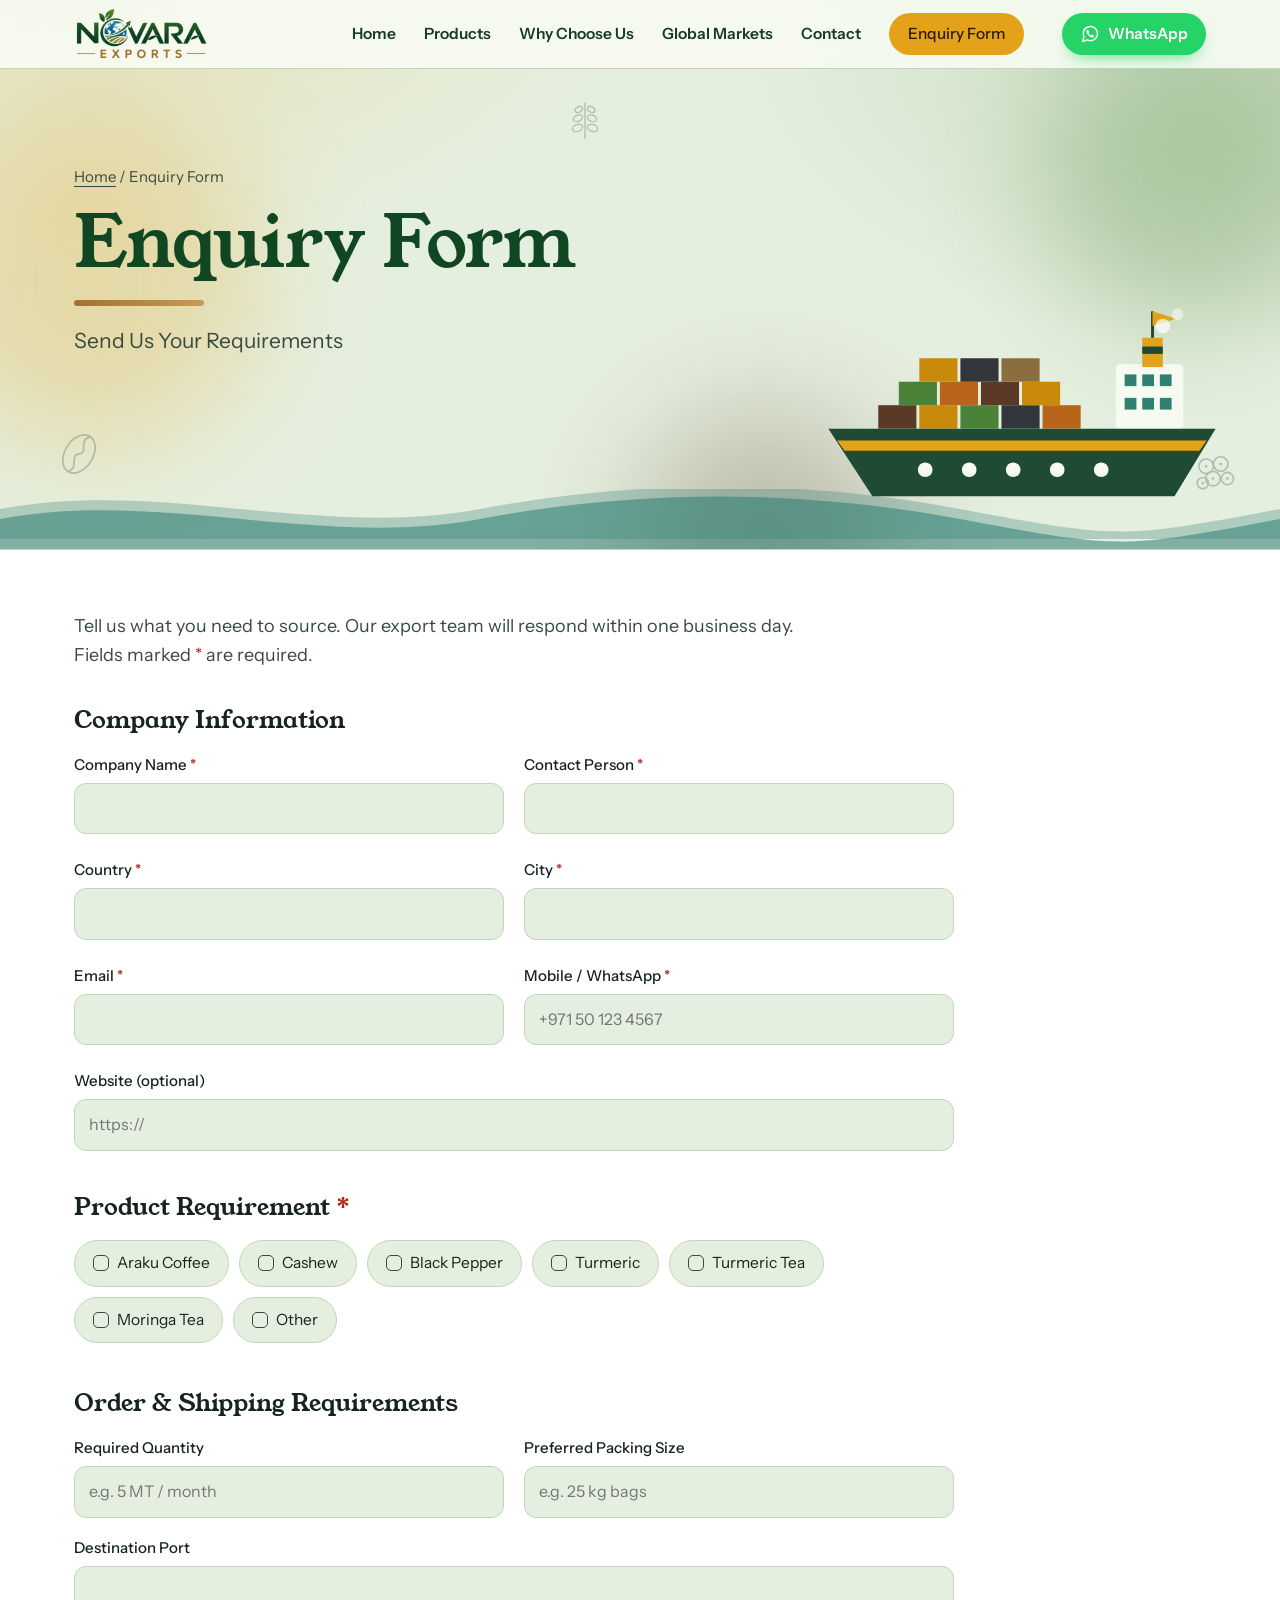
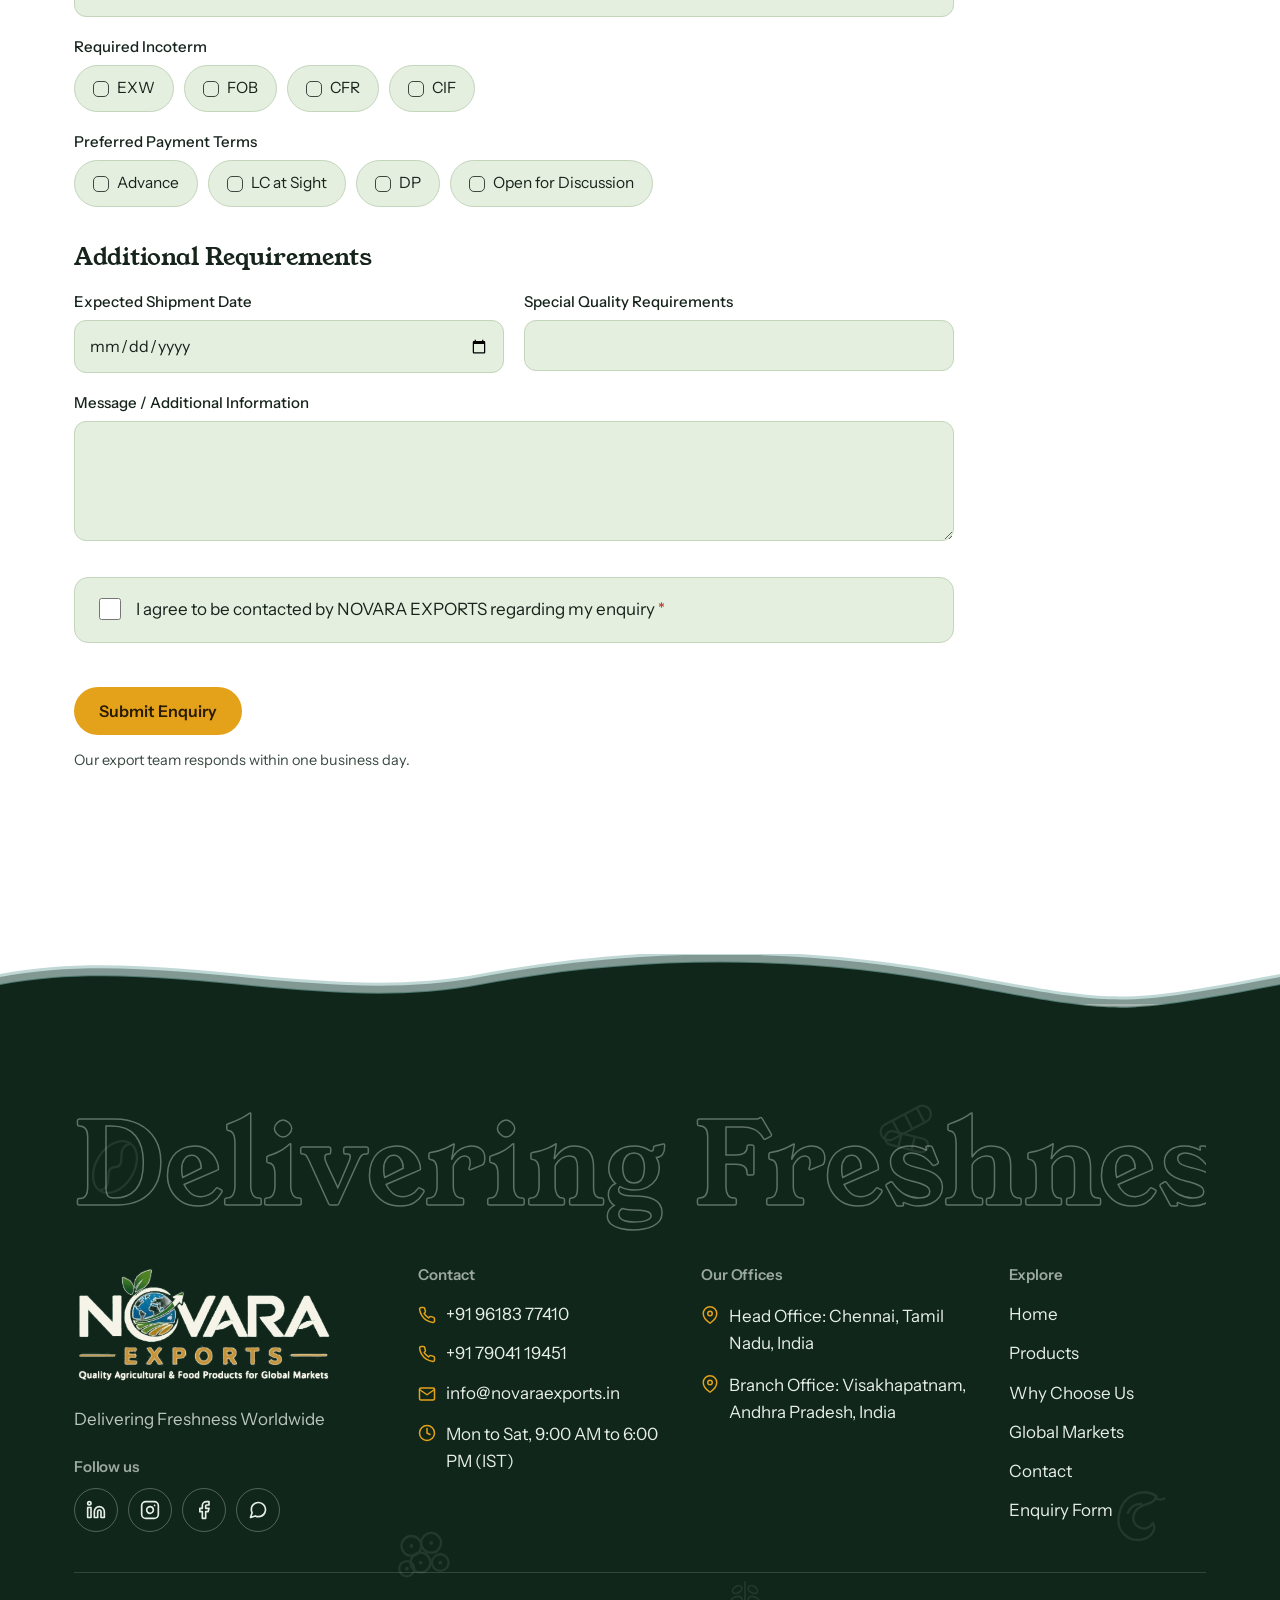
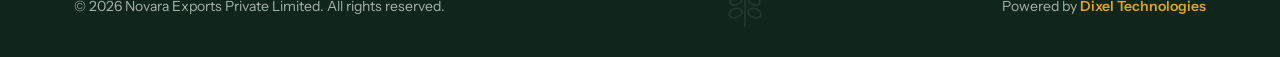
<file: enquiry.html>
<!DOCTYPE html>
<html lang="en">
<head>
<meta charset="UTF-8">
<meta name="viewport" content="width=device-width, initial-scale=1, viewport-fit=cover">
<title>Enquiry Form | Novara Exports</title>
<meta name="description" content="Send your sourcing requirements to the Novara Exports export team. We respond within one business day.">
<link rel="icon" href="novara-favicon.png" type="image/svg+xml">
<link rel="preconnect" href="https://fonts.googleapis.com">
<link rel="preconnect" href="https://fonts.gstatic.com" crossorigin>
<link href="https://fonts.googleapis.com/css2?family=Instrument+Sans:wght@400;500;600&family=Young+Serif&display=swap" rel="stylesheet">
<link rel="stylesheet" href="style.css">
</head>
<body id="top">
<svg width="0" height="0" style="position:absolute" aria-hidden="true">
  <defs>
    <symbol id="m-coffee" viewBox="0 0 100 100" fill="none" stroke="currentColor" stroke-width="3" stroke-linecap="round" stroke-linejoin="round">
      <g transform="rotate(32 50 50)"><ellipse cx="50" cy="50" rx="25" ry="37"/><path d="M50 14c-14 16 14 26 0 36s14 22 0 36"/></g>
    </symbol>
    <symbol id="m-pepper" viewBox="0 0 100 100" fill="none" stroke="currentColor" stroke-width="3" stroke-linecap="round" stroke-linejoin="round">
      <circle cx="36" cy="38" r="13"/><circle cx="62" cy="34" r="13"/><circle cx="48" cy="60" r="13"/><circle cx="74" cy="60" r="11"/><circle cx="30" cy="68" r="10"/>
      <path d="M36 38l.1 0M62 34l.1 0M48 60l.1 0M74 60l.1 0M30 68l.1 0" stroke-width="5"/>
    </symbol>
    <symbol id="m-turmeric" viewBox="0 0 100 100" fill="none" stroke="currentColor" stroke-width="3" stroke-linecap="round" stroke-linejoin="round">
      <g transform="rotate(-28 50 50)"><rect x="14" y="30" width="72" height="22" rx="11"/><path d="M36 30v22M54 30v22M72 31v20"/></g>
      <g transform="rotate(14 50 50)"><rect x="22" y="58" width="58" height="18" rx="9"/><path d="M42 58v18M60 58v18"/></g>
    </symbol>
    <symbol id="m-tea" viewBox="0 0 100 100" fill="none" stroke="currentColor" stroke-width="3" stroke-linecap="round" stroke-linejoin="round">
      <path d="M20 46h52v10a26 26 0 0 1-26 26h0a26 26 0 0 1-26-26z"/><path d="M72 52h6a9 9 0 0 1 0 18h-9"/><path d="M34 14c-6 8 6 10 0 18M48 10c-6 8 6 12 0 22M62 14c-6 8 6 10 0 18"/>
    </symbol>
    <symbol id="m-moringa" viewBox="0 0 100 100" fill="none" stroke="currentColor" stroke-width="3" stroke-linecap="round" stroke-linejoin="round">
      <path d="M50 92V12"/>
      <ellipse cx="36" cy="26" rx="9" ry="6" transform="rotate(-30 36 26)"/><ellipse cx="64" cy="26" rx="9" ry="6" transform="rotate(30 64 26)"/>
      <ellipse cx="34" cy="46" rx="11" ry="7" transform="rotate(-25 34 46)"/><ellipse cx="66" cy="46" rx="11" ry="7" transform="rotate(25 66 46)"/>
      <ellipse cx="33" cy="68" rx="12" ry="8" transform="rotate(-20 33 68)"/><ellipse cx="67" cy="68" rx="12" ry="8" transform="rotate(20 67 68)"/>
    </symbol>
  <symbol id="m-cashew" viewBox="0 0 100 100" fill="none" stroke="currentColor" stroke-width="3" stroke-linecap="round" stroke-linejoin="round"><path d="M72 24C54 12 26 22 22 50c-3 20 12 34 30 31 13-2 20-13 15-22-4 8-14 10-21 4-8-7-6-20 6-26 8-4 16-3 20-13z"/><path d="M70 26c4 3 8 3 12 1"/><path d="M34 46c3-8 10-12 18-12"/></symbol><symbol id="logo" viewBox="0 0 64 64"><circle cx="32" cy="32" r="30" fill="var(--brand)"/><path d="M19 43V21l22 22V21" fill="none" stroke="var(--brand-ink)" stroke-width="5" stroke-linecap="round" stroke-linejoin="round"/><path d="M41 21c-1-7 3-11 10-11 1 7-2 11-10 11z" fill="var(--accent)"/><path d="M16 52q4.5-5 9 0t9 0 9 0 9 0" fill="none" stroke="var(--accent)" stroke-width="2.6" stroke-linecap="round"/></symbol><symbol id="s-ship" viewBox="0 0 300 170"><rect x="52" y="84" width="26" height="16" fill="#5A3A26"/><rect x="80" y="84" width="26" height="16" fill="#C98A0B"/><rect x="108" y="84" width="26" height="16" fill="#4A8238"/><rect x="136" y="84" width="26" height="16" fill="#33363A"/><rect x="164" y="84" width="26" height="16" fill="#B8651B"/><rect x="66" y="68" width="26" height="16" fill="#4A8238"/><rect x="94" y="68" width="26" height="16" fill="#B8651B"/><rect x="122" y="68" width="26" height="16" fill="#5A3A26"/><rect x="150" y="68" width="26" height="16" fill="#C98A0B"/><rect x="80" y="52" width="26" height="16" fill="#C98A0B"/><rect x="108" y="52" width="26" height="16" fill="#33363A"/><rect x="136" y="52" width="26" height="16" fill="#8C6D3F"/><rect x="214" y="56" width="46" height="44" rx="3" fill="#F6FAF1"/><rect x="220" y="63" width="8" height="8" fill="#2F7F73"/><rect x="232" y="63" width="8" height="8" fill="#2F7F73"/><rect x="244" y="63" width="8" height="8" fill="#2F7F73"/><rect x="220" y="79" width="8" height="8" fill="#2F7F73"/><rect x="232" y="79" width="8" height="8" fill="#2F7F73"/><rect x="244" y="79" width="8" height="8" fill="#2F7F73"/><rect x="232" y="38" width="14" height="20" fill="#E3A21A"/><rect x="232" y="44" width="14" height="5" fill="#1F4A33"/><path d="M239 38V20" stroke="#1F4A33" stroke-width="2"/><path d="M239 20l16 5-16 5z" fill="#E3A21A"/><circle cx="246" cy="30" r="5" fill="#fff" fill-opacity=".7"/><circle cx="256" cy="22" r="4" fill="#fff" fill-opacity=".5"/><path d="M18 100H282L254 146H48Z" fill="#1F4A33"/><path d="M24 108H276L271 115H29Z" fill="#E3A21A"/><circle cx="84" cy="128" r="5" fill="#F6FAF1"/><circle cx="114" cy="128" r="5" fill="#F6FAF1"/><circle cx="144" cy="128" r="5" fill="#F6FAF1"/><circle cx="174" cy="128" r="5" fill="#F6FAF1"/><circle cx="204" cy="128" r="5" fill="#F6FAF1"/></symbol><symbol id="i-phone" viewBox="0 0 24 24" fill="none" stroke="currentColor" stroke-width="2" stroke-linecap="round" stroke-linejoin="round"><path d="M22 16.92v3a2 2 0 0 1-2.18 2 19.79 19.79 0 0 1-8.63-3.07 19.5 19.5 0 0 1-6-6 19.79 19.79 0 0 1-3.07-8.67A2 2 0 0 1 4.11 2h3a2 2 0 0 1 2 1.72 12.84 12.84 0 0 0 .7 2.81 2 2 0 0 1-.45 2.11L8.09 9.91a16 16 0 0 0 6 6l1.27-1.27a2 2 0 0 1 2.11-.45 12.84 12.84 0 0 0 2.81.7A2 2 0 0 1 22 16.92z"/></symbol><symbol id="i-mail" viewBox="0 0 24 24" fill="none" stroke="currentColor" stroke-width="2" stroke-linecap="round" stroke-linejoin="round"><path d="M4 4h16c1.1 0 2 .9 2 2v12c0 1.1-.9 2-2 2H4c-1.1 0-2-.9-2-2V6c0-1.1.9-2 2-2z"/><path d="M22 6l-10 7L2 6"/></symbol><symbol id="i-pin" viewBox="0 0 24 24" fill="none" stroke="currentColor" stroke-width="2" stroke-linecap="round" stroke-linejoin="round"><path d="M21 10c0 7-9 13-9 13s-9-6-9-13a9 9 0 0 1 18 0z"/><circle cx="12" cy="10" r="3"/></symbol><symbol id="i-clock" viewBox="0 0 24 24" fill="none" stroke="currentColor" stroke-width="2" stroke-linecap="round" stroke-linejoin="round"><circle cx="12" cy="12" r="10"/><path d="M12 6v6l4 2"/></symbol><symbol id="i-globe" viewBox="0 0 24 24" fill="none" stroke="currentColor" stroke-width="2" stroke-linecap="round" stroke-linejoin="round"><circle cx="12" cy="12" r="10"/><path d="M2 12h20"/><path d="M12 2a15.3 15.3 0 0 1 4 10 15.3 15.3 0 0 1-4 10 15.3 15.3 0 0 1-4-10 15.3 15.3 0 0 1 4-10z"/></symbol><symbol id="i-building" viewBox="0 0 24 24" fill="none" stroke="currentColor" stroke-width="2" stroke-linecap="round" stroke-linejoin="round"><rect x="4" y="2" width="16" height="20" rx="2"/><path d="M9 22v-4h6v4M8 6h.01M12 6h.01M16 6h.01M8 10h.01M12 10h.01M16 10h.01M8 14h.01M12 14h.01M16 14h.01"/></symbol><symbol id="i-linkedin" viewBox="0 0 24 24" fill="none" stroke="currentColor" stroke-width="2" stroke-linecap="round" stroke-linejoin="round"><path d="M16 8a6 6 0 0 1 6 6v7h-4v-7a2 2 0 0 0-2-2 2 2 0 0 0-2 2v7h-4v-7a6 6 0 0 1 6-6z"/><rect x="2" y="9" width="4" height="12"/><circle cx="4" cy="4" r="2"/></symbol><symbol id="i-instagram" viewBox="0 0 24 24" fill="none" stroke="currentColor" stroke-width="2" stroke-linecap="round" stroke-linejoin="round"><rect x="2" y="2" width="20" height="20" rx="5" ry="5"/><path d="M16 11.37A4 4 0 1 1 12.63 8 4 4 0 0 1 16 11.37z"/><path d="M17.5 6.5h.01"/></symbol><symbol id="i-facebook" viewBox="0 0 24 24" fill="none" stroke="currentColor" stroke-width="2" stroke-linecap="round" stroke-linejoin="round"><path d="M18 2h-3a5 5 0 0 0-5 5v3H7v4h3v8h4v-8h3l1-4h-4V7a1 1 0 0 1 1-1h3z"/></symbol><symbol id="i-whatsapp" viewBox="0 0 24 24" fill="none" stroke="currentColor" stroke-width="2" stroke-linecap="round" stroke-linejoin="round"><path d="M21 11.5a8.38 8.38 0 0 1-.9 3.8 8.5 8.5 0 0 1-7.6 4.7 8.38 8.38 0 0 1-3.8-.9L3 21l1.9-5.7a8.38 8.38 0 0 1-.9-3.8 8.5 8.5 0 0 1 4.7-7.6 8.38 8.38 0 0 1 3.8-.9h.5a8.48 8.48 0 0 1 8 8v.5z"/></symbol><symbol id="i-sprout" viewBox="0 0 24 24" fill="none" stroke="currentColor" stroke-width="2" stroke-linecap="round" stroke-linejoin="round"><path d="M12 22V11"/><path d="M12 12C12 8 9 5.5 4.5 5.5 4.5 10 7.5 12 12 12z"/><path d="M12 15c0-3.5 2.5-6 7.5-6 0 4-2.7 6-7.5 6z"/></symbol><symbol id="i-search" viewBox="0 0 24 24" fill="none" stroke="currentColor" stroke-width="2" stroke-linecap="round" stroke-linejoin="round"><circle cx="11" cy="11" r="7"/><path d="M21 21l-4.35-4.35"/><path d="M8 11l2 2 4-4"/></symbol><symbol id="i-package" viewBox="0 0 24 24" fill="none" stroke="currentColor" stroke-width="2" stroke-linecap="round" stroke-linejoin="round"><path d="M16.5 9.4L7.5 4.21"/><path d="M21 16V8a2 2 0 0 0-1-1.73l-7-4a2 2 0 0 0-2 0l-7 4A2 2 0 0 0 3 8v8a2 2 0 0 0 1 1.73l7 4a2 2 0 0 0 2 0l7-4A2 2 0 0 0 21 16z"/><path d="M3.27 6.96L12 12.01l8.73-5.05"/><path d="M12 22.08V12"/></symbol><symbol id="i-plane" viewBox="0 0 24 24" fill="none" stroke="currentColor" stroke-width="2" stroke-linecap="round" stroke-linejoin="round"><path d="M22 2L11 13"/><path d="M22 2l-7 20-4-9-9-4 20-7z"/></symbol><symbol id="i-ship" viewBox="0 0 24 24" fill="none" stroke="currentColor" stroke-width="2" stroke-linecap="round" stroke-linejoin="round"><path d="M2 20c2 0 2-1.5 4-1.5s2 1.5 4 1.5 2-1.5 4-1.5 2 1.5 4 1.5 2-1.5 4-1.5"/><path d="M4 16l1.5-6h13L20 16z"/><path d="M9 10V6h6v4"/><path d="M12 6V3"/></symbol><symbol id="i-tag" viewBox="0 0 24 24" fill="none" stroke="currentColor" stroke-width="2" stroke-linecap="round" stroke-linejoin="round"><path d="M20.59 13.41l-7.17 7.17a2 2 0 0 1-2.83 0L2 12V2h10l8.59 8.59a2 2 0 0 1 0 2.82z"/><path d="M7 7h.01"/></symbol><symbol id="i-bag" viewBox="0 0 24 24" fill="none" stroke="currentColor" stroke-width="2" stroke-linecap="round" stroke-linejoin="round"><path d="M6 2L3 6v14a2 2 0 0 0 2 2h14a2 2 0 0 0 2-2V6l-3-4z"/><path d="M3 6h18"/><path d="M16 10a4 4 0 0 1-8 0"/></symbol><symbol id="i-shield" viewBox="0 0 24 24" fill="none" stroke="currentColor" stroke-width="2" stroke-linecap="round" stroke-linejoin="round"><path d="M12 22s8-4 8-10V5l-8-3-8 3v7c0 6 8 10 8 10z"/><path d="M9 12l2 2 4-4"/></symbol><symbol id="i-truck" viewBox="0 0 24 24" fill="none" stroke="currentColor" stroke-width="2" stroke-linecap="round" stroke-linejoin="round"><rect x="1" y="3" width="15" height="13"/><path d="M16 8h4l3 3v5h-7V8z"/><circle cx="5.5" cy="18.5" r="2.5"/><circle cx="18.5" cy="18.5" r="2.5"/></symbol><symbol id="f-ae" viewBox="0 0 30 20"><rect width="30" height="20" fill="#fff"/><rect x="8" width="22" height="6.67" fill="#00732F"/><rect x="8" y="13.33" width="22" height="6.67" fill="#000"/><rect width="8" height="20" fill="#E4002B"/></symbol><symbol id="f-sa" viewBox="0 0 30 20"><rect width="30" height="20" fill="#006C35"/><g fill="#fff"><rect x="7" y="5.2" width="16" height="1.5" rx=".7"/><rect x="9" y="8" width="12" height="1.5" rx=".7"/><rect x="11" y="10.8" width="8" height="1.3" rx=".6"/><rect x="6.5" y="14.2" width="17" height="1.3" rx=".6"/><rect x="5.5" y="13.4" width="1.6" height="3" rx=".5"/></g></symbol><symbol id="f-qa" viewBox="0 0 30 20"><rect width="30" height="20" fill="#8A1538"/><polygon points="0,0 8,0 11,1.11 8,2.22 11,3.33 8,4.44 11,5.56 8,6.67 11,7.78 8,8.89 11,10.00 8,11.11 11,12.22 8,13.33 11,14.44 8,15.56 11,16.67 8,17.78 11,18.89 8,20.00 0,20" fill="#fff"/></symbol><symbol id="f-om" viewBox="0 0 30 20"><rect width="30" height="20" fill="#fff"/><rect y="6.67" width="30" height="6.67" fill="#DB161B"/><rect y="13.33" width="30" height="6.67" fill="#008000"/><rect width="8" height="20" fill="#DB161B"/><g fill="#fff"><circle cx="4" cy="4" r="1.5"/><rect x="2.2" y="7.2" width="3.6" height=".9"/></g></symbol><symbol id="f-kw" viewBox="0 0 30 20"><rect width="30" height="6.67" fill="#007A3D"/><rect y="6.67" width="30" height="6.67" fill="#fff"/><rect y="13.33" width="30" height="6.67" fill="#CE1126"/><polygon points="0,0 7.5,6.67 7.5,13.33 0,20" fill="#000"/></symbol><symbol id="f-bh" viewBox="0 0 30 20"><rect width="30" height="20" fill="#CE1126"/><polygon points="0,0 8,0 12,2.0 8,4.0 12,6.0 8,8.0 12,10.0 8,12.0 12,14.0 8,16.0 12,18.0 8,20.0 0,20" fill="#fff"/></symbol><symbol id="f-sg" viewBox="0 0 30 20"><rect width="30" height="20" fill="#fff"/><rect width="30" height="10" fill="#EF3340"/><circle cx="6.8" cy="5" r="3.7" fill="#fff"/><circle cx="8.3" cy="5" r="3.2" fill="#EF3340"/><polygon points="12.40,1.55 12.65,2.26 13.40,2.28 12.80,2.73 13.02,3.45 12.40,3.02 11.78,3.45 12.00,2.73 11.40,2.28 12.15,2.26" fill="#fff"/><polygon points="14.87,3.35 15.12,4.06 15.87,4.07 15.27,4.53 15.49,5.25 14.87,4.82 14.26,5.25 14.47,4.53 13.87,4.07 14.63,4.06" fill="#fff"/><polygon points="13.93,6.25 14.18,6.96 14.93,6.98 14.33,7.43 14.55,8.15 13.93,7.72 13.31,8.15 13.53,7.43 12.93,6.98 13.68,6.96" fill="#fff"/><polygon points="10.87,6.25 11.12,6.96 11.87,6.98 11.27,7.43 11.49,8.15 10.87,7.72 10.25,8.15 10.47,7.43 9.87,6.98 10.62,6.96" fill="#fff"/><polygon points="9.93,3.35 10.17,4.06 10.93,4.07 10.33,4.53 10.54,5.25 9.93,4.82 9.31,5.25 9.53,4.53 8.93,4.07 9.68,4.06" fill="#fff"/></symbol><symbol id="f-my" viewBox="0 0 30 20"><rect y="0.000" width="30" height="1.449" fill="#CC0001"/><rect y="1.429" width="30" height="1.449" fill="#fff"/><rect y="2.857" width="30" height="1.449" fill="#CC0001"/><rect y="4.286" width="30" height="1.449" fill="#fff"/><rect y="5.714" width="30" height="1.449" fill="#CC0001"/><rect y="7.143" width="30" height="1.449" fill="#fff"/><rect y="8.571" width="30" height="1.449" fill="#CC0001"/><rect y="10.000" width="30" height="1.449" fill="#fff"/><rect y="11.429" width="30" height="1.449" fill="#CC0001"/><rect y="12.857" width="30" height="1.449" fill="#fff"/><rect y="14.286" width="30" height="1.449" fill="#CC0001"/><rect y="15.714" width="30" height="1.449" fill="#fff"/><rect y="17.143" width="30" height="1.449" fill="#CC0001"/><rect y="18.571" width="30" height="1.449" fill="#fff"/><rect width="15" height="10" fill="#010066"/><circle cx="6" cy="5" r="3.2" fill="#FFCC00"/><circle cx="7.1" cy="5" r="2.6" fill="#010066"/><polygon points="10.60,2.70 11.16,4.23 12.79,4.29 11.50,5.29 11.95,6.86 10.60,5.95 9.25,6.86 9.70,5.29 8.41,4.29 10.04,4.23" fill="#FFCC00"/></symbol><symbol id="f-eu" viewBox="0 0 30 20"><rect width="30" height="20" fill="#003399"/><circle cx="21.00" cy="10.00" r=".95" fill="#FFCC00"/><circle cx="20.20" cy="13.00" r=".95" fill="#FFCC00"/><circle cx="18.00" cy="15.20" r=".95" fill="#FFCC00"/><circle cx="15.00" cy="16.00" r=".95" fill="#FFCC00"/><circle cx="12.00" cy="15.20" r=".95" fill="#FFCC00"/><circle cx="9.80" cy="13.00" r=".95" fill="#FFCC00"/><circle cx="9.00" cy="10.00" r=".95" fill="#FFCC00"/><circle cx="9.80" cy="7.00" r=".95" fill="#FFCC00"/><circle cx="12.00" cy="4.80" r=".95" fill="#FFCC00"/><circle cx="15.00" cy="4.00" r=".95" fill="#FFCC00"/><circle cx="18.00" cy="4.80" r=".95" fill="#FFCC00"/><circle cx="20.20" cy="7.00" r=".95" fill="#FFCC00"/></symbol><symbol id="f-af" viewBox="0 0 30 20"><rect width="30" height="20" rx="2" fill="#F3E3D3"/><polygon points="11,2.5 16,2 19,3.4 23,5 24,7.6 22.4,10.4 20.6,12.4 19,16.4 16.6,18.8 14.6,17.4 14,13.6 12,11 8,10.4 6,7.6 7.4,4.6" fill="#B8651B"/></symbol><symbol id="f-na" viewBox="0 0 30 20"><rect width="30" height="20" rx="2" fill="#E1E2E4"/><polygon points="2,4.4 6,2.6 10,3.2 13,2 18,2.6 22,2 26.4,3.6 25.2,6.4 22.2,7.6 21,10.2 19.4,12 18.6,14.2 20.2,15.2 19,17.4 17,16.2 16,13.6 14,12.4 12,13.4 13.2,16.4 14.2,18.6 12,17.6 10,14.4 8,11.4 5,9.4 4,6.8" fill="#33363A"/></symbol><symbol id="cp" viewBox="0 0 40 48"><path d="M20 48V20" stroke="#4A3B2A" stroke-width="2.5" stroke-linecap="round" fill="none"/><g fill="#2E6B47"><ellipse cx="20" cy="9" rx="4.5" ry="9"/><ellipse cx="10" cy="17" rx="10" ry="4.6" transform="rotate(-28 10 17)"/><ellipse cx="30" cy="17" rx="10" ry="4.6" transform="rotate(28 30 17)"/><ellipse cx="9" cy="28" rx="10" ry="4.6" transform="rotate(-20 9 28)"/><ellipse cx="31" cy="28" rx="10" ry="4.6" transform="rotate(20 31 28)"/><ellipse cx="11" cy="38" rx="9" ry="4.2" transform="rotate(-12 11 38)"/><ellipse cx="29" cy="38" rx="9" ry="4.2" transform="rotate(12 29 38)"/></g><g fill="#C8402F"><circle cx="14" cy="22" r="2.3"/><circle cx="26" cy="23" r="2.3"/><circle cx="12" cy="33" r="2.3"/><circle cx="28" cy="33.5" r="2.3"/><circle cx="20" cy="26" r="2.1"/></g></symbol></defs>
</svg>

<header class="site-header">
  <div class="wrap bar">
    <a class="brand" href="index.html" aria-label="Novara Exports home">
    <img class="brand-logo" src="logo-nav.png" alt="Novara Exports" width="884" height="353">
    </a>
    <button class="menu-btn" id="menuBtn" aria-expanded="false" aria-controls="nav" aria-label="Open menu">
      <svg viewBox="0 0 24 24" fill="none" stroke="currentColor" stroke-width="2" stroke-linecap="round"><path d="M4 7h16M4 12h16M4 17h16"/></svg>
    </button>
    <nav class="nav" id="nav" aria-label="Main">
      <a href="index.html">Home</a>
      <a href="products.html">Products</a>
      <a href="why-us.html">Why Choose Us</a>
      <a href="markets.html">Global Markets</a>
      <a href="contact.html">Contact</a>
      <a class="btn btn-accent btn-sm" href="enquiry.html">Enquiry Form</a>
      <a class="btn btn-sm nav-wa" href="https://wa.me/919618377410?text=Hello%20Novara%20Exports%2C%20I%20would%20like%20to%20discuss%20my%20requirements." target="_blank" rel="noopener" aria-label="Chat with Novara Exports on WhatsApp"><svg viewBox="0 0 24 24" aria-hidden="true"><path d="M21 11.5a8.38 8.38 0 0 1-.9 3.8 8.5 8.5 0 0 1-7.6 4.7 8.38 8.38 0 0 1-3.8-.9L3 21l1.9-5.7a8.38 8.38 0 0 1-.9-3.8 8.5 8.5 0 0 1 4.7-7.6 8.38 8.38 0 0 1 3.8-.9h.5a8.48 8.48 0 0 1 8 8v.5z" fill="none" stroke="currentColor" stroke-width="1.8" stroke-linecap="round" stroke-linejoin="round"/><path transform="translate(6.6 6.6) scale(.45)" fill="currentColor" d="M22 16.92v3a2 2 0 0 1-2.18 2 19.79 19.79 0 0 1-8.63-3.07 19.5 19.5 0 0 1-6-6 19.79 19.79 0 0 1-3.07-8.67A2 2 0 0 1 4.11 2h3a2 2 0 0 1 2 1.72 12.84 12.84 0 0 0 .7 2.81 2 2 0 0 1-.45 2.11L8.09 9.91a16 16 0 0 0 6 6l1.27-1.27a2 2 0 0 1 2.11-.45 12.84 12.84 0 0 0 2.81.7A2 2 0 0 1 22 16.92z"/></svg><span>WhatsApp</span></a>
    </nav>
  </div>
</header>

<section class="page-hero has-ship">
  <div class="blobs" aria-hidden="true">
    <i></i><i></i><i></i>
    <svg><use href="#m-coffee"/></svg>
    <svg><use href="#m-moringa"/></svg>
    <svg><use href="#m-pepper"/></svg>
  </div>
  <div class="hero-ship" aria-hidden="true"><svg><use href="#s-ship"/></svg></div><div class="waves" aria-hidden="true"><svg class="w2" viewBox="0 0 2880 60" preserveAspectRatio="none"><path d="M0 30 C180 0 360 60 540 30 S900 0 1080 30 S1260 60 1440 30 C1620 0 1800 60 1980 30 S2340 0 2520 30 S2700 60 2880 30 V60 H0Z"/></svg><svg viewBox="0 0 2880 60" preserveAspectRatio="none"><path d="M0 30 C180 0 360 60 540 30 S900 0 1080 30 S1260 60 1440 30 C1620 0 1800 60 1980 30 S2340 0 2520 30 S2700 60 2880 30 V60 H0Z"/></svg></div>
  <div class="wrap">
    <p class="crumb"><a href="index.html">Home</a> / Enquiry Form</p>
    <h1 class="anim-title">Enquiry Form</h1>
    <p class="lead">Send Us Your Requirements</p>
  </div>
</section>

<main>
<section class="section enquiry bg-ships" id="enquiry">
  <div class="wrap">
    <div class="enq-head">
      <p class="t">Tell us what you need to source. Our export team will respond within one business day. Fields marked <span class="req">*</span> are required.</p>
    </div>

    <div class="success" id="success" role="status" tabindex="-1">
      <h3>Thank you. We have your enquiry.</h3>
      <p id="successMsg"></p>
      <div class="fallback" id="fallback" hidden></div>
      <div class="acts">
        <a class="btn btn-primary" id="mailBtn" href="#" hidden>Send enquiry by email</a>
        <button class="btn btn-ghost" type="button" id="againBtn">Submit another enquiry</button>
      </div>
    </div>

    <form id="enquiryForm" novalidate>
      <div class="banner" id="banner" role="alert"></div>

      <fieldset>
        <legend>Company Information</legend>
        <div class="row">
          <div class="field"><label class="l" for="company">Company Name <span class="req">*</span></label><input type="text" id="company" name="Company Name" autocomplete="organization"><span class="err" id="e-company"></span></div>
          <div class="field"><label class="l" for="contact">Contact Person <span class="req">*</span></label><input type="text" id="contact" name="Contact Person" autocomplete="name"><span class="err" id="e-contact"></span></div>
          <div class="field"><label class="l" for="country">Country <span class="req">*</span></label><input type="text" id="country" name="Country" autocomplete="country-name"><span class="err" id="e-country"></span></div>
          <div class="field"><label class="l" for="city">City <span class="req">*</span></label><input type="text" id="city" name="City" autocomplete="address-level2"><span class="err" id="e-city"></span></div>
          <div class="field"><label class="l" for="email">Email <span class="req">*</span></label><input type="email" id="email" name="Email" autocomplete="email" inputmode="email"><span class="err" id="e-email"></span></div>
          <div class="field"><label class="l" for="mobile">Mobile / WhatsApp <span class="req">*</span></label><input type="tel" id="mobile" name="Mobile/WhatsApp" autocomplete="tel" inputmode="tel" placeholder="+971 50 123 4567"><span class="err" id="e-mobile"></span></div>
          <div class="field full"><label class="l" for="website">Website (optional)</label><input type="url" id="website" name="Website" autocomplete="url" placeholder="https://"><span class="err" id="e-website"></span></div>
        </div>
      </fieldset>

      <fieldset id="fs-products">
        <legend>Product Requirement <span class="req">*</span></legend>
        <div class="pills" id="productPills">
          <label class="pill"><input type="checkbox" name="Product" value="Araku Coffee"><span>Araku Coffee</span></label>
          <label class="pill"><input type="checkbox" name="Product" value="Cashew"><span>Cashew</span></label>
          <label class="pill"><input type="checkbox" name="Product" value="Black Pepper"><span>Black Pepper</span></label>
          <label class="pill"><input type="checkbox" name="Product" value="Turmeric"><span>Turmeric</span></label>
          <label class="pill"><input type="checkbox" name="Product" value="Turmeric Tea"><span>Turmeric Tea</span></label>
          <label class="pill"><input type="checkbox" name="Product" value="Moringa Tea"><span>Moringa Tea</span></label>
          <label class="pill"><input type="checkbox" name="Product" value="Other" id="otherChk"><span>Other</span></label>
        </div>
        <div class="field" id="otherWrap" hidden style="margin-top:16px;max-width:420px">
          <label class="l" for="otherText">Tell us which product <span class="req">*</span></label>
          <input type="text" id="otherText" name="Other Product">
          <span class="err" id="e-otherText"></span>
        </div>
        <span class="err" id="e-products" style="display:block;margin-top:10px"></span>
      </fieldset>

      <fieldset>
        <legend>Order &amp; Shipping Requirements</legend>
        <div class="row">
          <div class="field"><label class="l" for="qty">Required Quantity</label><input type="text" id="qty" name="Required Quantity" placeholder="e.g. 5 MT / month"></div>
          <div class="field"><label class="l" for="pack">Preferred Packing Size</label><input type="text" id="pack" name="Preferred Packing Size" placeholder="e.g. 25 kg bags"></div>
          <div class="field full"><label class="l" for="port">Destination Port</label><input type="text" id="port" name="Destination Port"></div>
          <div class="field full">
            <span class="l" id="incoLbl">Required Incoterm</span>
            <div class="pills" role="group" aria-labelledby="incoLbl">
              <label class="pill"><input type="checkbox" name="Incoterm" value="EXW"><span>EXW</span></label>
              <label class="pill"><input type="checkbox" name="Incoterm" value="FOB"><span>FOB</span></label>
              <label class="pill"><input type="checkbox" name="Incoterm" value="CFR"><span>CFR</span></label>
              <label class="pill"><input type="checkbox" name="Incoterm" value="CIF"><span>CIF</span></label>
            </div>
          </div>
          <div class="field full">
            <span class="l" id="payLbl">Preferred Payment Terms</span>
            <div class="pills" role="group" aria-labelledby="payLbl">
              <label class="pill"><input type="checkbox" name="Payment Terms" value="Advance"><span>Advance</span></label>
              <label class="pill"><input type="checkbox" name="Payment Terms" value="LC at Sight"><span>LC at Sight</span></label>
              <label class="pill"><input type="checkbox" name="Payment Terms" value="DP"><span>DP</span></label>
              <label class="pill"><input type="checkbox" name="Payment Terms" value="Open for Discussion"><span>Open for Discussion</span></label>
            </div>
          </div>
        </div>
      </fieldset>

      <fieldset>
        <legend>Additional Requirements</legend>
        <div class="row">
          <div class="field"><label class="l" for="ship">Expected Shipment Date</label><input type="date" id="ship" name="Expected Shipment Date"></div>
          <div class="field"><label class="l" for="quality">Special Quality Requirements</label><input type="text" id="quality" name="Special Quality Requirements"></div>
          <div class="field full"><label class="l" for="message">Message / Additional Information</label><textarea id="message" name="Message"></textarea></div>
        </div>
      </fieldset>

      <fieldset>
        <label class="consent" for="consent">
          <input type="checkbox" id="consent" name="Consent">
          <span>I agree to be contacted by NOVARA EXPORTS regarding my enquiry <span class="req">*</span></span>
        </label>
        <span class="err" id="e-consent" style="display:block;margin-top:8px"></span>
      </fieldset>

      <button class="btn btn-accent" type="submit" id="submitBtn">Submit Enquiry</button>
      <p class="form-note">Our export team responds within one business day.</p>
    </form>
  </div>
  <div class="sea" aria-hidden="true"><div class="sail"><svg><use href="#s-ship"/></svg></div><div class="waves" aria-hidden="true"><svg class="w2" viewBox="0 0 2880 60" preserveAspectRatio="none"><path d="M0 30 C180 0 360 60 540 30 S900 0 1080 30 S1260 60 1440 30 C1620 0 1800 60 1980 30 S2340 0 2520 30 S2700 60 2880 30 V60 H0Z"/></svg><svg viewBox="0 0 2880 60" preserveAspectRatio="none"><path d="M0 30 C180 0 360 60 540 30 S900 0 1080 30 S1260 60 1440 30 C1620 0 1800 60 1980 30 S2340 0 2520 30 S2700 60 2880 30 V60 H0Z"/></svg></div></div>
</section></main>

<footer class="footer">
  <div class="wave" aria-hidden="true">
    <svg class="w2" viewBox="0 0 2880 60" preserveAspectRatio="none"><path d="M0 30 C180 0 360 60 540 30 S900 0 1080 30 S1260 60 1440 30 C1620 0 1800 60 1980 30 S2340 0 2520 30 S2700 60 2880 30 V60 H0Z"/></svg>
    <svg viewBox="0 0 2880 60" preserveAspectRatio="none"><path d="M0 30 C180 0 360 60 540 30 S900 0 1080 30 S1260 60 1440 30 C1620 0 1800 60 1980 30 S2340 0 2520 30 S2700 60 2880 30 V60 H0Z"/></svg>
  </div>
  <div class="fbg" aria-hidden="true">
    <svg><use href="#m-coffee"/></svg><svg><use href="#m-pepper"/></svg><svg><use href="#m-turmeric"/></svg><svg><use href="#m-cashew"/></svg><svg><use href="#m-moringa"/></svg>
  </div>
  <div class="wrap">
    <div class="fmarq" aria-hidden="true"><div class="track"><div class="set"><span>Delivering Freshness Worldwide</span><span>Delivering Freshness Worldwide</span></div><div class="set"><span>Delivering Freshness Worldwide</span><span>Delivering Freshness Worldwide</span></div></div></div>
    <div class="foot">
      <div>
        <a class="flogo" href="index.html" aria-label="Novara Exports home">
        <img class="flogo-img" src="logo-light.png" alt="Novara Exports - Quality Agricultural and Food Products for Global Markets" width="884" height="401">
        </a>
        <p class="tag">Delivering Freshness Worldwide</p>
        <h3 class="fol">Follow us</h3>
        <div class="social"><a href="#" aria-label="LinkedIn" title="LinkedIn"><svg class="ic" aria-hidden="true"><use href="#i-linkedin"/></svg></a><a href="#" aria-label="Instagram" title="Instagram"><svg class="ic" aria-hidden="true"><use href="#i-instagram"/></svg></a><a href="#" aria-label="Facebook" title="Facebook"><svg class="ic" aria-hidden="true"><use href="#i-facebook"/></svg></a><a href="https://wa.me/919618377410" aria-label="WhatsApp" title="WhatsApp" target="_blank" rel="noopener"><svg class="ic" aria-hidden="true"><use href="#i-whatsapp"/></svg></a></div>
      </div>
      <div>
        <h3>Contact</h3>
        <ul>
          <li><svg class="ic" aria-hidden="true"><use href="#i-phone"/></svg><a class="fl" href="tel:+919618377410">+91 96183 77410</a></li>
          <li><svg class="ic" aria-hidden="true"><use href="#i-phone"/></svg><a class="fl" href="tel:+917904119451">+91 79041 19451</a></li>
          <li><svg class="ic" aria-hidden="true"><use href="#i-mail"/></svg><a class="fl" href="mailto:info@novaraexports.in">info@novaraexports.in</a></li>
          <li class="office"><svg class="ic" aria-hidden="true"><use href="#i-clock"/></svg><span>Mon to Sat, 9:00 AM to 6:00 PM (IST)</span></li>
        </ul>
      </div>
      <div>
        <h3>Our Offices</h3>
        <ul>
          <li class="office"><svg class="ic" aria-hidden="true"><use href="#i-pin"/></svg><span>Head Office: Chennai, Tamil Nadu, India</span></li>
          <li class="office"><svg class="ic" aria-hidden="true"><use href="#i-pin"/></svg><span>Branch Office: Visakhapatnam, Andhra Pradesh, India</span></li>
        </ul>
      </div>
      <div>
        <h3>Explore</h3>
        <ul>
          <li><a class="fl" href="index.html">Home</a></li>
          <li><a class="fl" href="products.html">Products</a></li>
          <li><a class="fl" href="why-us.html">Why Choose Us</a></li>
          <li><a class="fl" href="markets.html">Global Markets</a></li>
          <li><a class="fl" href="contact.html">Contact</a></li>
          <li><a class="fl" href="enquiry.html">Enquiry Form</a></li>
        </ul>
      </div>
    </div>
    <div class="copy">
      <p>&copy; <span id="yr">2026</span> Novara Exports Private Limited. All rights reserved.</p>
      <p class="pw">Powered by <a href="https://www.dixeltechnologies.com" target="_blank" rel="noopener noreferrer">
    <strong>Dixel Technologies</strong> </a></p>
    </div>
  </div>
</footer>
<a class="totop" id="toTop" href="#top" aria-label="Back to top"><svg viewBox="0 0 24 24" fill="none" stroke="currentColor" stroke-width="2.4" stroke-linecap="round" stroke-linejoin="round"><path d="M12 19V5M5 12l7-7 7 7"/></svg></a>
<script src="script.js"></script>
</body>
</html>
</file>
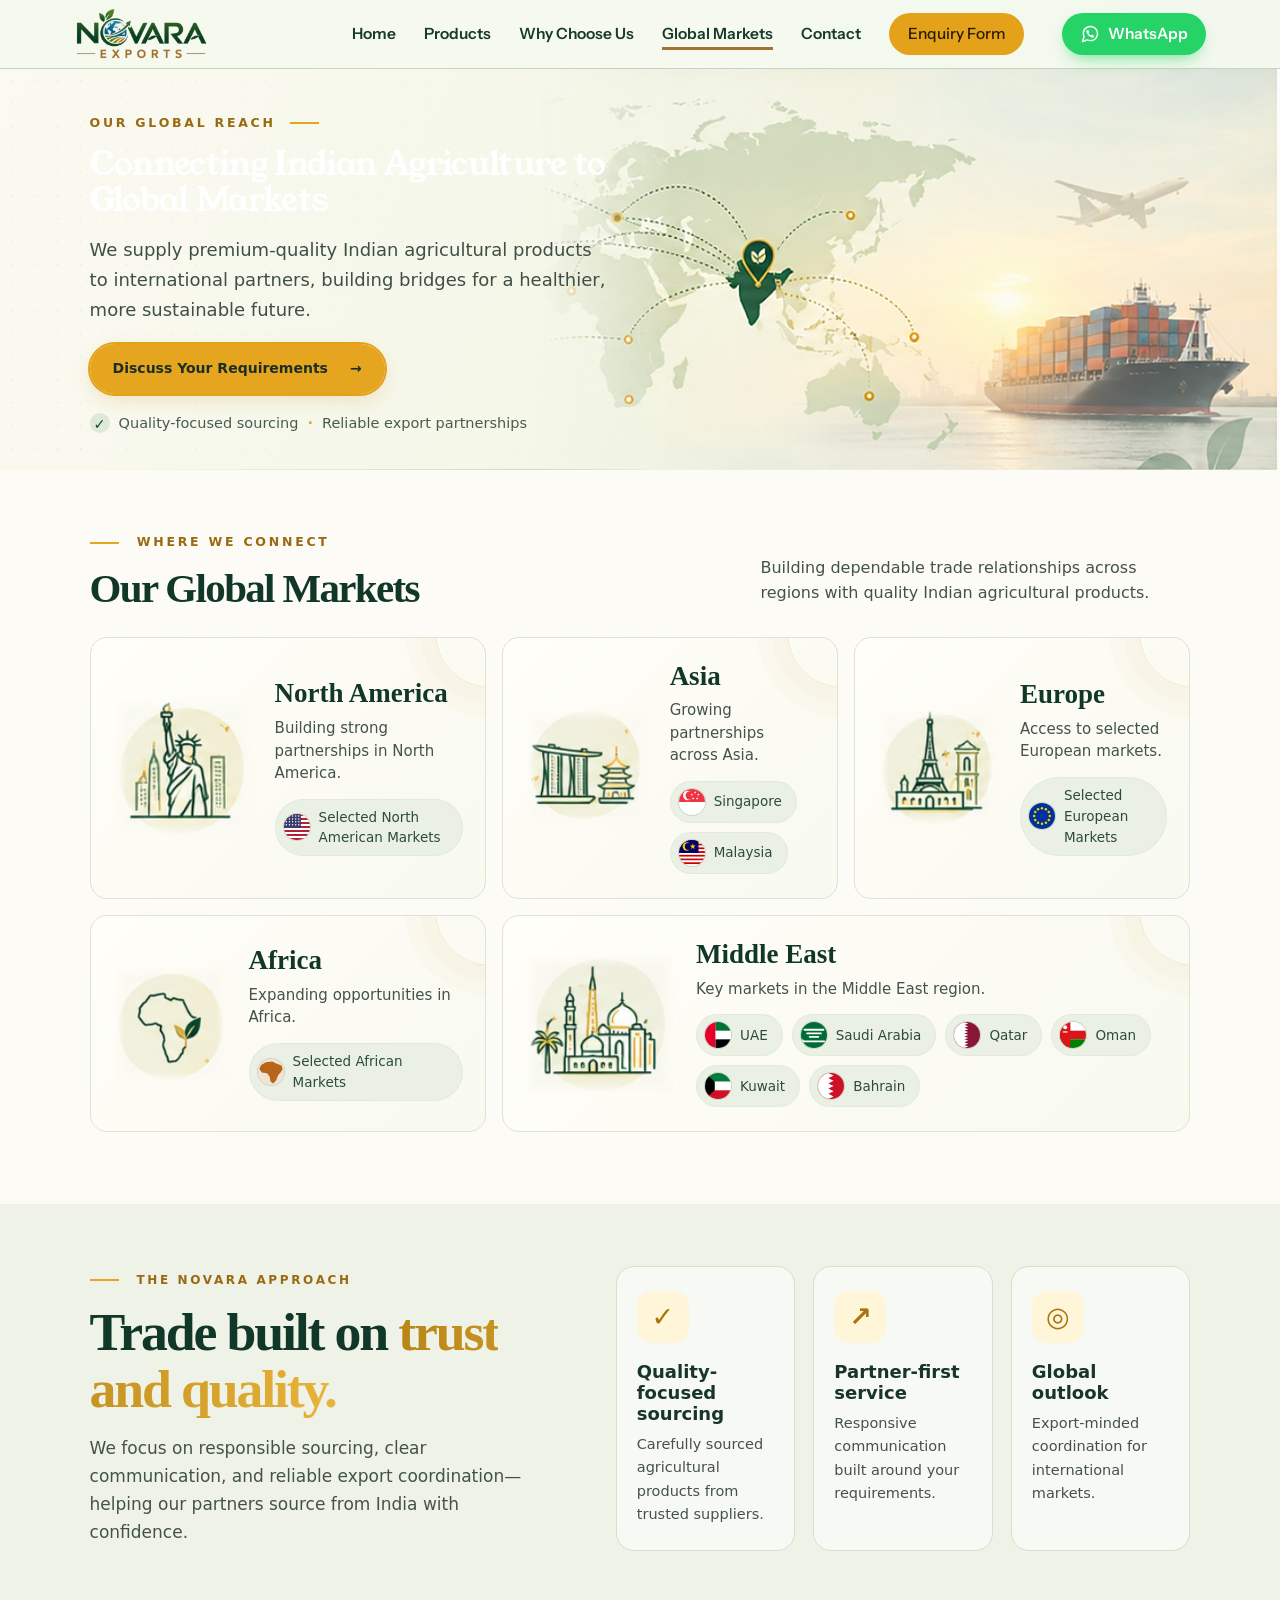
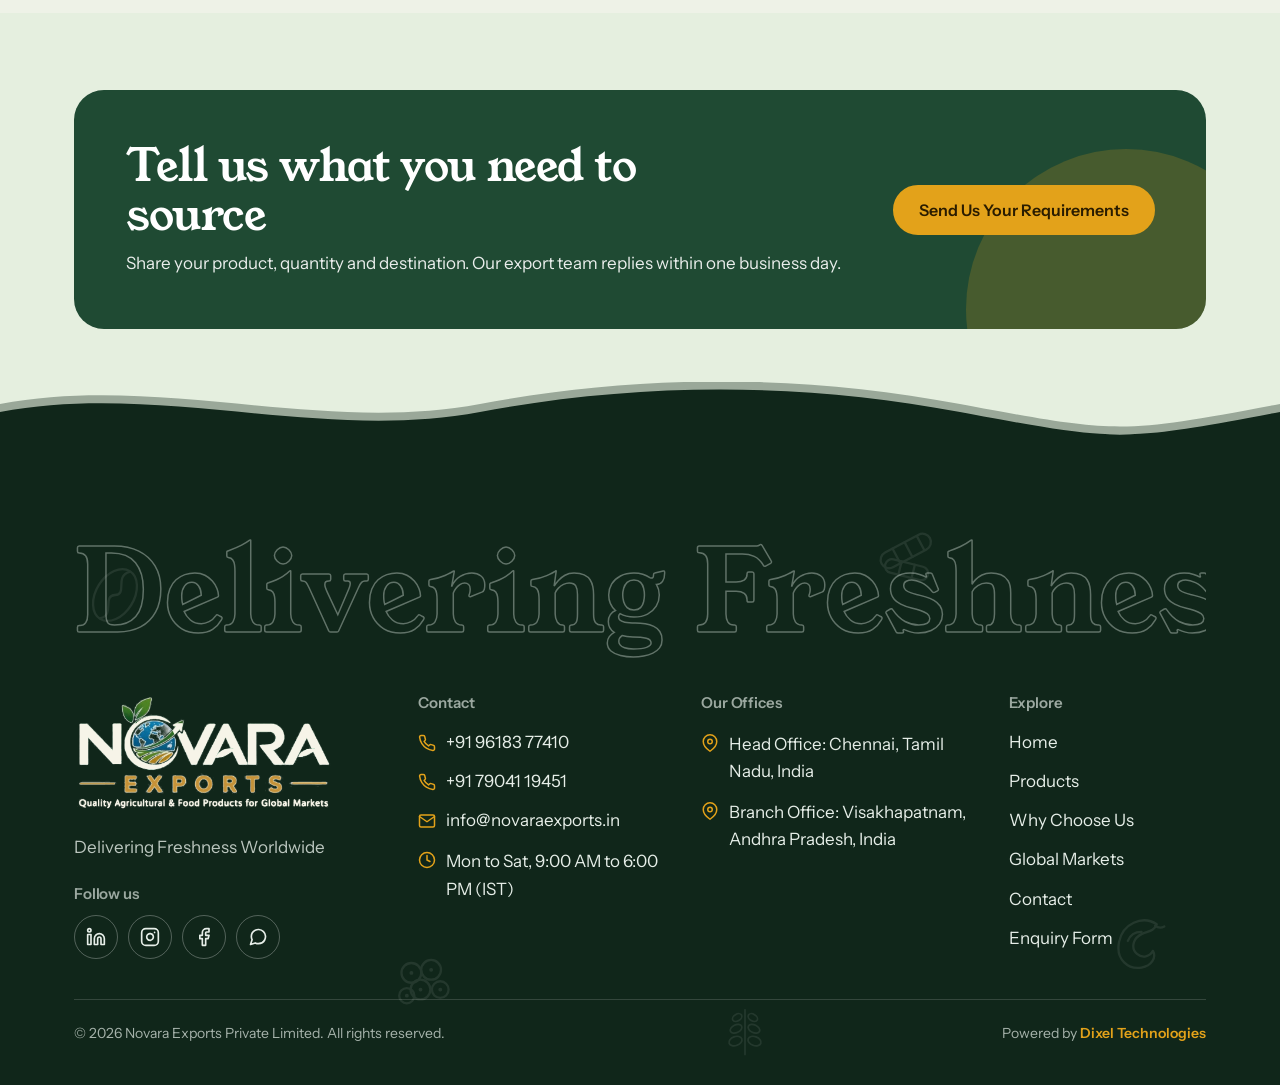
<file: markets.html>
<!DOCTYPE html>
<html lang="en">
<head>
<meta charset="UTF-8">
<meta name="viewport" content="width=device-width, initial-scale=1, viewport-fit=cover">
<title>Global Markets | Novara Exports</title>
<meta name="description" content="Novara Exports serves buyers across the Middle East, Asia, Europe, Africa and North America.">
<link rel="icon" href="novara-favicon.png" type="image/svg+xml">
<link rel="preconnect" href="https://fonts.googleapis.com">
<link rel="preconnect" href="https://fonts.gstatic.com" crossorigin>
<link href="https://fonts.googleapis.com/css2?family=Instrument+Sans:wght@400;500;600&family=Young+Serif&display=swap" rel="stylesheet">
<link rel="stylesheet" href="style.css">
<link rel="stylesheet" href="gm-style.css">
<link rel="stylesheet" href="gm-add.css">
</head>
<body id="top">
<svg width="0" height="0" style="position:absolute" aria-hidden="true">
  <defs>
    <symbol id="m-coffee" viewBox="0 0 100 100" fill="none" stroke="currentColor" stroke-width="3" stroke-linecap="round" stroke-linejoin="round">
      <g transform="rotate(32 50 50)"><ellipse cx="50" cy="50" rx="25" ry="37"/><path d="M50 14c-14 16 14 26 0 36s14 22 0 36"/></g>
    </symbol>
    <symbol id="m-pepper" viewBox="0 0 100 100" fill="none" stroke="currentColor" stroke-width="3" stroke-linecap="round" stroke-linejoin="round">
      <circle cx="36" cy="38" r="13"/><circle cx="62" cy="34" r="13"/><circle cx="48" cy="60" r="13"/><circle cx="74" cy="60" r="11"/><circle cx="30" cy="68" r="10"/>
      <path d="M36 38l.1 0M62 34l.1 0M48 60l.1 0M74 60l.1 0M30 68l.1 0" stroke-width="5"/>
    </symbol>
    <symbol id="m-turmeric" viewBox="0 0 100 100" fill="none" stroke="currentColor" stroke-width="3" stroke-linecap="round" stroke-linejoin="round">
      <g transform="rotate(-28 50 50)"><rect x="14" y="30" width="72" height="22" rx="11"/><path d="M36 30v22M54 30v22M72 31v20"/></g>
      <g transform="rotate(14 50 50)"><rect x="22" y="58" width="58" height="18" rx="9"/><path d="M42 58v18M60 58v18"/></g>
    </symbol>
    <symbol id="m-tea" viewBox="0 0 100 100" fill="none" stroke="currentColor" stroke-width="3" stroke-linecap="round" stroke-linejoin="round">
      <path d="M20 46h52v10a26 26 0 0 1-26 26h0a26 26 0 0 1-26-26z"/><path d="M72 52h6a9 9 0 0 1 0 18h-9"/><path d="M34 14c-6 8 6 10 0 18M48 10c-6 8 6 12 0 22M62 14c-6 8 6 10 0 18"/>
    </symbol>
    <symbol id="m-moringa" viewBox="0 0 100 100" fill="none" stroke="currentColor" stroke-width="3" stroke-linecap="round" stroke-linejoin="round">
      <path d="M50 92V12"/>
      <ellipse cx="36" cy="26" rx="9" ry="6" transform="rotate(-30 36 26)"/><ellipse cx="64" cy="26" rx="9" ry="6" transform="rotate(30 64 26)"/>
      <ellipse cx="34" cy="46" rx="11" ry="7" transform="rotate(-25 34 46)"/><ellipse cx="66" cy="46" rx="11" ry="7" transform="rotate(25 66 46)"/>
      <ellipse cx="33" cy="68" rx="12" ry="8" transform="rotate(-20 33 68)"/><ellipse cx="67" cy="68" rx="12" ry="8" transform="rotate(20 67 68)"/>
    </symbol>
  <symbol id="m-cashew" viewBox="0 0 100 100" fill="none" stroke="currentColor" stroke-width="3" stroke-linecap="round" stroke-linejoin="round"><path d="M72 24C54 12 26 22 22 50c-3 20 12 34 30 31 13-2 20-13 15-22-4 8-14 10-21 4-8-7-6-20 6-26 8-4 16-3 20-13z"/><path d="M70 26c4 3 8 3 12 1"/><path d="M34 46c3-8 10-12 18-12"/></symbol><symbol id="logo" viewBox="0 0 64 64"><circle cx="32" cy="32" r="30" fill="var(--brand)"/><path d="M19 43V21l22 22V21" fill="none" stroke="var(--brand-ink)" stroke-width="5" stroke-linecap="round" stroke-linejoin="round"/><path d="M41 21c-1-7 3-11 10-11 1 7-2 11-10 11z" fill="var(--accent)"/><path d="M16 52q4.5-5 9 0t9 0 9 0 9 0" fill="none" stroke="var(--accent)" stroke-width="2.6" stroke-linecap="round"/></symbol><symbol id="s-ship" viewBox="0 0 300 170"><rect x="52" y="84" width="26" height="16" fill="#5A3A26"/><rect x="80" y="84" width="26" height="16" fill="#C98A0B"/><rect x="108" y="84" width="26" height="16" fill="#4A8238"/><rect x="136" y="84" width="26" height="16" fill="#33363A"/><rect x="164" y="84" width="26" height="16" fill="#B8651B"/><rect x="66" y="68" width="26" height="16" fill="#4A8238"/><rect x="94" y="68" width="26" height="16" fill="#B8651B"/><rect x="122" y="68" width="26" height="16" fill="#5A3A26"/><rect x="150" y="68" width="26" height="16" fill="#C98A0B"/><rect x="80" y="52" width="26" height="16" fill="#C98A0B"/><rect x="108" y="52" width="26" height="16" fill="#33363A"/><rect x="136" y="52" width="26" height="16" fill="#8C6D3F"/><rect x="214" y="56" width="46" height="44" rx="3" fill="#F6FAF1"/><rect x="220" y="63" width="8" height="8" fill="#2F7F73"/><rect x="232" y="63" width="8" height="8" fill="#2F7F73"/><rect x="244" y="63" width="8" height="8" fill="#2F7F73"/><rect x="220" y="79" width="8" height="8" fill="#2F7F73"/><rect x="232" y="79" width="8" height="8" fill="#2F7F73"/><rect x="244" y="79" width="8" height="8" fill="#2F7F73"/><rect x="232" y="38" width="14" height="20" fill="#E3A21A"/><rect x="232" y="44" width="14" height="5" fill="#1F4A33"/><path d="M239 38V20" stroke="#1F4A33" stroke-width="2"/><path d="M239 20l16 5-16 5z" fill="#E3A21A"/><circle cx="246" cy="30" r="5" fill="#fff" fill-opacity=".7"/><circle cx="256" cy="22" r="4" fill="#fff" fill-opacity=".5"/><path d="M18 100H282L254 146H48Z" fill="#1F4A33"/><path d="M24 108H276L271 115H29Z" fill="#E3A21A"/><circle cx="84" cy="128" r="5" fill="#F6FAF1"/><circle cx="114" cy="128" r="5" fill="#F6FAF1"/><circle cx="144" cy="128" r="5" fill="#F6FAF1"/><circle cx="174" cy="128" r="5" fill="#F6FAF1"/><circle cx="204" cy="128" r="5" fill="#F6FAF1"/></symbol><symbol id="i-phone" viewBox="0 0 24 24" fill="none" stroke="currentColor" stroke-width="2" stroke-linecap="round" stroke-linejoin="round"><path d="M22 16.92v3a2 2 0 0 1-2.18 2 19.79 19.79 0 0 1-8.63-3.07 19.5 19.5 0 0 1-6-6 19.79 19.79 0 0 1-3.07-8.67A2 2 0 0 1 4.11 2h3a2 2 0 0 1 2 1.72 12.84 12.84 0 0 0 .7 2.81 2 2 0 0 1-.45 2.11L8.09 9.91a16 16 0 0 0 6 6l1.27-1.27a2 2 0 0 1 2.11-.45 12.84 12.84 0 0 0 2.81.7A2 2 0 0 1 22 16.92z"/></symbol><symbol id="i-mail" viewBox="0 0 24 24" fill="none" stroke="currentColor" stroke-width="2" stroke-linecap="round" stroke-linejoin="round"><path d="M4 4h16c1.1 0 2 .9 2 2v12c0 1.1-.9 2-2 2H4c-1.1 0-2-.9-2-2V6c0-1.1.9-2 2-2z"/><path d="M22 6l-10 7L2 6"/></symbol><symbol id="i-pin" viewBox="0 0 24 24" fill="none" stroke="currentColor" stroke-width="2" stroke-linecap="round" stroke-linejoin="round"><path d="M21 10c0 7-9 13-9 13s-9-6-9-13a9 9 0 0 1 18 0z"/><circle cx="12" cy="10" r="3"/></symbol><symbol id="i-clock" viewBox="0 0 24 24" fill="none" stroke="currentColor" stroke-width="2" stroke-linecap="round" stroke-linejoin="round"><circle cx="12" cy="12" r="10"/><path d="M12 6v6l4 2"/></symbol><symbol id="i-globe" viewBox="0 0 24 24" fill="none" stroke="currentColor" stroke-width="2" stroke-linecap="round" stroke-linejoin="round"><circle cx="12" cy="12" r="10"/><path d="M2 12h20"/><path d="M12 2a15.3 15.3 0 0 1 4 10 15.3 15.3 0 0 1-4 10 15.3 15.3 0 0 1-4-10 15.3 15.3 0 0 1 4-10z"/></symbol><symbol id="i-building" viewBox="0 0 24 24" fill="none" stroke="currentColor" stroke-width="2" stroke-linecap="round" stroke-linejoin="round"><rect x="4" y="2" width="16" height="20" rx="2"/><path d="M9 22v-4h6v4M8 6h.01M12 6h.01M16 6h.01M8 10h.01M12 10h.01M16 10h.01M8 14h.01M12 14h.01M16 14h.01"/></symbol><symbol id="i-linkedin" viewBox="0 0 24 24" fill="none" stroke="currentColor" stroke-width="2" stroke-linecap="round" stroke-linejoin="round"><path d="M16 8a6 6 0 0 1 6 6v7h-4v-7a2 2 0 0 0-2-2 2 2 0 0 0-2 2v7h-4v-7a6 6 0 0 1 6-6z"/><rect x="2" y="9" width="4" height="12"/><circle cx="4" cy="4" r="2"/></symbol><symbol id="i-instagram" viewBox="0 0 24 24" fill="none" stroke="currentColor" stroke-width="2" stroke-linecap="round" stroke-linejoin="round"><rect x="2" y="2" width="20" height="20" rx="5" ry="5"/><path d="M16 11.37A4 4 0 1 1 12.63 8 4 4 0 0 1 16 11.37z"/><path d="M17.5 6.5h.01"/></symbol><symbol id="i-facebook" viewBox="0 0 24 24" fill="none" stroke="currentColor" stroke-width="2" stroke-linecap="round" stroke-linejoin="round"><path d="M18 2h-3a5 5 0 0 0-5 5v3H7v4h3v8h4v-8h3l1-4h-4V7a1 1 0 0 1 1-1h3z"/></symbol><symbol id="i-whatsapp" viewBox="0 0 24 24" fill="none" stroke="currentColor" stroke-width="2" stroke-linecap="round" stroke-linejoin="round"><path d="M21 11.5a8.38 8.38 0 0 1-.9 3.8 8.5 8.5 0 0 1-7.6 4.7 8.38 8.38 0 0 1-3.8-.9L3 21l1.9-5.7a8.38 8.38 0 0 1-.9-3.8 8.5 8.5 0 0 1 4.7-7.6 8.38 8.38 0 0 1 3.8-.9h.5a8.48 8.48 0 0 1 8 8v.5z"/></symbol><symbol id="i-sprout" viewBox="0 0 24 24" fill="none" stroke="currentColor" stroke-width="2" stroke-linecap="round" stroke-linejoin="round"><path d="M12 22V11"/><path d="M12 12C12 8 9 5.5 4.5 5.5 4.5 10 7.5 12 12 12z"/><path d="M12 15c0-3.5 2.5-6 7.5-6 0 4-2.7 6-7.5 6z"/></symbol><symbol id="i-search" viewBox="0 0 24 24" fill="none" stroke="currentColor" stroke-width="2" stroke-linecap="round" stroke-linejoin="round"><circle cx="11" cy="11" r="7"/><path d="M21 21l-4.35-4.35"/><path d="M8 11l2 2 4-4"/></symbol><symbol id="i-package" viewBox="0 0 24 24" fill="none" stroke="currentColor" stroke-width="2" stroke-linecap="round" stroke-linejoin="round"><path d="M16.5 9.4L7.5 4.21"/><path d="M21 16V8a2 2 0 0 0-1-1.73l-7-4a2 2 0 0 0-2 0l-7 4A2 2 0 0 0 3 8v8a2 2 0 0 0 1 1.73l7 4a2 2 0 0 0 2 0l7-4A2 2 0 0 0 21 16z"/><path d="M3.27 6.96L12 12.01l8.73-5.05"/><path d="M12 22.08V12"/></symbol><symbol id="i-plane" viewBox="0 0 24 24" fill="none" stroke="currentColor" stroke-width="2" stroke-linecap="round" stroke-linejoin="round"><path d="M22 2L11 13"/><path d="M22 2l-7 20-4-9-9-4 20-7z"/></symbol><symbol id="i-ship" viewBox="0 0 24 24" fill="none" stroke="currentColor" stroke-width="2" stroke-linecap="round" stroke-linejoin="round"><path d="M2 20c2 0 2-1.5 4-1.5s2 1.5 4 1.5 2-1.5 4-1.5 2 1.5 4 1.5 2-1.5 4-1.5"/><path d="M4 16l1.5-6h13L20 16z"/><path d="M9 10V6h6v4"/><path d="M12 6V3"/></symbol><symbol id="i-tag" viewBox="0 0 24 24" fill="none" stroke="currentColor" stroke-width="2" stroke-linecap="round" stroke-linejoin="round"><path d="M20.59 13.41l-7.17 7.17a2 2 0 0 1-2.83 0L2 12V2h10l8.59 8.59a2 2 0 0 1 0 2.82z"/><path d="M7 7h.01"/></symbol><symbol id="i-bag" viewBox="0 0 24 24" fill="none" stroke="currentColor" stroke-width="2" stroke-linecap="round" stroke-linejoin="round"><path d="M6 2L3 6v14a2 2 0 0 0 2 2h14a2 2 0 0 0 2-2V6l-3-4z"/><path d="M3 6h18"/><path d="M16 10a4 4 0 0 1-8 0"/></symbol><symbol id="i-shield" viewBox="0 0 24 24" fill="none" stroke="currentColor" stroke-width="2" stroke-linecap="round" stroke-linejoin="round"><path d="M12 22s8-4 8-10V5l-8-3-8 3v7c0 6 8 10 8 10z"/><path d="M9 12l2 2 4-4"/></symbol><symbol id="i-truck" viewBox="0 0 24 24" fill="none" stroke="currentColor" stroke-width="2" stroke-linecap="round" stroke-linejoin="round"><rect x="1" y="3" width="15" height="13"/><path d="M16 8h4l3 3v5h-7V8z"/><circle cx="5.5" cy="18.5" r="2.5"/><circle cx="18.5" cy="18.5" r="2.5"/></symbol><symbol id="f-us" viewBox="0 0 30 20"><rect y="0.000" width="30" height="1.558" fill="#B22234"/><rect y="1.538" width="30" height="1.558" fill="#fff"/><rect y="3.077" width="30" height="1.558" fill="#B22234"/><rect y="4.615" width="30" height="1.558" fill="#fff"/><rect y="6.154" width="30" height="1.558" fill="#B22234"/><rect y="7.692" width="30" height="1.558" fill="#fff"/><rect y="9.231" width="30" height="1.558" fill="#B22234"/><rect y="10.769" width="30" height="1.558" fill="#fff"/><rect y="12.308" width="30" height="1.558" fill="#B22234"/><rect y="13.846" width="30" height="1.558" fill="#fff"/><rect y="15.385" width="30" height="1.558" fill="#B22234"/><rect y="16.923" width="30" height="1.558" fill="#fff"/><rect y="18.462" width="30" height="1.558" fill="#B22234"/><rect width="13" height="10.8" fill="#3C3B6E"/><circle cx="1.8" cy="1.6" r=".55" fill="#fff"/><circle cx="4.2" cy="1.6" r=".55" fill="#fff"/><circle cx="6.6" cy="1.6" r=".55" fill="#fff"/><circle cx="9.0" cy="1.6" r=".55" fill="#fff"/><circle cx="11.4" cy="1.6" r=".55" fill="#fff"/><circle cx="1.8" cy="3.8" r=".55" fill="#fff"/><circle cx="4.2" cy="3.8" r=".55" fill="#fff"/><circle cx="6.6" cy="3.8" r=".55" fill="#fff"/><circle cx="9.0" cy="3.8" r=".55" fill="#fff"/><circle cx="11.4" cy="3.8" r=".55" fill="#fff"/><circle cx="1.8" cy="6.0" r=".55" fill="#fff"/><circle cx="4.2" cy="6.0" r=".55" fill="#fff"/><circle cx="6.6" cy="6.0" r=".55" fill="#fff"/><circle cx="9.0" cy="6.0" r=".55" fill="#fff"/><circle cx="11.4" cy="6.0" r=".55" fill="#fff"/><circle cx="1.8" cy="8.2" r=".55" fill="#fff"/><circle cx="4.2" cy="8.2" r=".55" fill="#fff"/><circle cx="6.6" cy="8.2" r=".55" fill="#fff"/><circle cx="9.0" cy="8.2" r=".55" fill="#fff"/><circle cx="11.4" cy="8.2" r=".55" fill="#fff"/></symbol><symbol id="f-ae" viewBox="0 0 30 20"><rect width="30" height="20" fill="#fff"/><rect x="8" width="22" height="6.67" fill="#00732F"/><rect x="8" y="13.33" width="22" height="6.67" fill="#000"/><rect width="8" height="20" fill="#E4002B"/></symbol><symbol id="f-sa" viewBox="0 0 30 20"><rect width="30" height="20" fill="#006C35"/><g fill="#fff"><rect x="7" y="5.2" width="16" height="1.5" rx=".7"/><rect x="9" y="8" width="12" height="1.5" rx=".7"/><rect x="11" y="10.8" width="8" height="1.3" rx=".6"/><rect x="6.5" y="14.2" width="17" height="1.3" rx=".6"/><rect x="5.5" y="13.4" width="1.6" height="3" rx=".5"/></g></symbol><symbol id="f-qa" viewBox="0 0 30 20"><rect width="30" height="20" fill="#8A1538"/><polygon points="0,0 8,0 11,1.11 8,2.22 11,3.33 8,4.44 11,5.56 8,6.67 11,7.78 8,8.89 11,10.00 8,11.11 11,12.22 8,13.33 11,14.44 8,15.56 11,16.67 8,17.78 11,18.89 8,20.00 0,20" fill="#fff"/></symbol><symbol id="f-om" viewBox="0 0 30 20"><rect width="30" height="20" fill="#fff"/><rect y="6.67" width="30" height="6.67" fill="#DB161B"/><rect y="13.33" width="30" height="6.67" fill="#008000"/><rect width="8" height="20" fill="#DB161B"/><g fill="#fff"><circle cx="4" cy="4" r="1.5"/><rect x="2.2" y="7.2" width="3.6" height=".9"/></g></symbol><symbol id="f-kw" viewBox="0 0 30 20"><rect width="30" height="6.67" fill="#007A3D"/><rect y="6.67" width="30" height="6.67" fill="#fff"/><rect y="13.33" width="30" height="6.67" fill="#CE1126"/><polygon points="0,0 7.5,6.67 7.5,13.33 0,20" fill="#000"/></symbol><symbol id="f-bh" viewBox="0 0 30 20"><rect width="30" height="20" fill="#CE1126"/><polygon points="0,0 8,0 12,2.0 8,4.0 12,6.0 8,8.0 12,10.0 8,12.0 12,14.0 8,16.0 12,18.0 8,20.0 0,20" fill="#fff"/></symbol><symbol id="f-sg" viewBox="0 0 30 20"><rect width="30" height="20" fill="#fff"/><rect width="30" height="10" fill="#EF3340"/><circle cx="6.8" cy="5" r="3.7" fill="#fff"/><circle cx="8.3" cy="5" r="3.2" fill="#EF3340"/><polygon points="12.40,1.55 12.65,2.26 13.40,2.28 12.80,2.73 13.02,3.45 12.40,3.02 11.78,3.45 12.00,2.73 11.40,2.28 12.15,2.26" fill="#fff"/><polygon points="14.87,3.35 15.12,4.06 15.87,4.07 15.27,4.53 15.49,5.25 14.87,4.82 14.26,5.25 14.47,4.53 13.87,4.07 14.63,4.06" fill="#fff"/><polygon points="13.93,6.25 14.18,6.96 14.93,6.98 14.33,7.43 14.55,8.15 13.93,7.72 13.31,8.15 13.53,7.43 12.93,6.98 13.68,6.96" fill="#fff"/><polygon points="10.87,6.25 11.12,6.96 11.87,6.98 11.27,7.43 11.49,8.15 10.87,7.72 10.25,8.15 10.47,7.43 9.87,6.98 10.62,6.96" fill="#fff"/><polygon points="9.93,3.35 10.17,4.06 10.93,4.07 10.33,4.53 10.54,5.25 9.93,4.82 9.31,5.25 9.53,4.53 8.93,4.07 9.68,4.06" fill="#fff"/></symbol><symbol id="f-my" viewBox="0 0 30 20"><rect y="0.000" width="30" height="1.449" fill="#CC0001"/><rect y="1.429" width="30" height="1.449" fill="#fff"/><rect y="2.857" width="30" height="1.449" fill="#CC0001"/><rect y="4.286" width="30" height="1.449" fill="#fff"/><rect y="5.714" width="30" height="1.449" fill="#CC0001"/><rect y="7.143" width="30" height="1.449" fill="#fff"/><rect y="8.571" width="30" height="1.449" fill="#CC0001"/><rect y="10.000" width="30" height="1.449" fill="#fff"/><rect y="11.429" width="30" height="1.449" fill="#CC0001"/><rect y="12.857" width="30" height="1.449" fill="#fff"/><rect y="14.286" width="30" height="1.449" fill="#CC0001"/><rect y="15.714" width="30" height="1.449" fill="#fff"/><rect y="17.143" width="30" height="1.449" fill="#CC0001"/><rect y="18.571" width="30" height="1.449" fill="#fff"/><rect width="15" height="10" fill="#010066"/><circle cx="6" cy="5" r="3.2" fill="#FFCC00"/><circle cx="7.1" cy="5" r="2.6" fill="#010066"/><polygon points="10.60,2.70 11.16,4.23 12.79,4.29 11.50,5.29 11.95,6.86 10.60,5.95 9.25,6.86 9.70,5.29 8.41,4.29 10.04,4.23" fill="#FFCC00"/></symbol><symbol id="f-eu" viewBox="0 0 30 20"><rect width="30" height="20" fill="#003399"/><circle cx="21.00" cy="10.00" r=".95" fill="#FFCC00"/><circle cx="20.20" cy="13.00" r=".95" fill="#FFCC00"/><circle cx="18.00" cy="15.20" r=".95" fill="#FFCC00"/><circle cx="15.00" cy="16.00" r=".95" fill="#FFCC00"/><circle cx="12.00" cy="15.20" r=".95" fill="#FFCC00"/><circle cx="9.80" cy="13.00" r=".95" fill="#FFCC00"/><circle cx="9.00" cy="10.00" r=".95" fill="#FFCC00"/><circle cx="9.80" cy="7.00" r=".95" fill="#FFCC00"/><circle cx="12.00" cy="4.80" r=".95" fill="#FFCC00"/><circle cx="15.00" cy="4.00" r=".95" fill="#FFCC00"/><circle cx="18.00" cy="4.80" r=".95" fill="#FFCC00"/><circle cx="20.20" cy="7.00" r=".95" fill="#FFCC00"/></symbol><symbol id="f-af" viewBox="0 0 30 20"><rect width="30" height="20" rx="2" fill="#F3E3D3"/><polygon points="11,2.5 16,2 19,3.4 23,5 24,7.6 22.4,10.4 20.6,12.4 19,16.4 16.6,18.8 14.6,17.4 14,13.6 12,11 8,10.4 6,7.6 7.4,4.6" fill="#B8651B"/></symbol><symbol id="f-na" viewBox="0 0 30 20"><rect width="30" height="20" rx="2" fill="#E1E2E4"/><polygon points="2,4.4 6,2.6 10,3.2 13,2 18,2.6 22,2 26.4,3.6 25.2,6.4 22.2,7.6 21,10.2 19.4,12 18.6,14.2 20.2,15.2 19,17.4 17,16.2 16,13.6 14,12.4 12,13.4 13.2,16.4 14.2,18.6 12,17.6 10,14.4 8,11.4 5,9.4 4,6.8" fill="#33363A"/></symbol><symbol id="cp" viewBox="0 0 40 48"><path d="M20 48V20" stroke="#4A3B2A" stroke-width="2.5" stroke-linecap="round" fill="none"/><g fill="#2E6B47"><ellipse cx="20" cy="9" rx="4.5" ry="9"/><ellipse cx="10" cy="17" rx="10" ry="4.6" transform="rotate(-28 10 17)"/><ellipse cx="30" cy="17" rx="10" ry="4.6" transform="rotate(28 30 17)"/><ellipse cx="9" cy="28" rx="10" ry="4.6" transform="rotate(-20 9 28)"/><ellipse cx="31" cy="28" rx="10" ry="4.6" transform="rotate(20 31 28)"/><ellipse cx="11" cy="38" rx="9" ry="4.2" transform="rotate(-12 11 38)"/><ellipse cx="29" cy="38" rx="9" ry="4.2" transform="rotate(12 29 38)"/></g><g fill="#C8402F"><circle cx="14" cy="22" r="2.3"/><circle cx="26" cy="23" r="2.3"/><circle cx="12" cy="33" r="2.3"/><circle cx="28" cy="33.5" r="2.3"/><circle cx="20" cy="26" r="2.1"/></g></symbol></defs>
</svg>

<header class="site-header">
  <div class="wrap bar">
    <a class="brand" href="index.html" aria-label="Novara Exports home">
    <img class="brand-logo" src="logo-nav.png" alt="Novara Exports" width="884" height="353">
    </a>
    <button class="menu-btn" id="menuBtn" aria-expanded="false" aria-controls="nav" aria-label="Open menu">
      <svg viewBox="0 0 24 24" fill="none" stroke="currentColor" stroke-width="2" stroke-linecap="round"><path d="M4 7h16M4 12h16M4 17h16"/></svg>
    </button>
    <nav class="nav" id="nav" aria-label="Main">
      <a href="index.html">Home</a>
      <a href="products.html">Products</a>
      <a href="why-us.html">Why Choose Us</a>
      <a href="markets.html" class="active">Global Markets</a>
      <a href="contact.html">Contact</a>
      <a class="btn btn-accent btn-sm" href="enquiry.html">Enquiry Form</a>
      <a class="btn btn-sm nav-wa" href="https://wa.me/919618377410?text=Hello%20Novara%20Exports%2C%20I%20would%20like%20to%20discuss%20my%20requirements." target="_blank" rel="noopener" aria-label="Chat with Novara Exports on WhatsApp"><svg viewBox="0 0 24 24" aria-hidden="true"><path d="M21 11.5a8.38 8.38 0 0 1-.9 3.8 8.5 8.5 0 0 1-7.6 4.7 8.38 8.38 0 0 1-3.8-.9L3 21l1.9-5.7a8.38 8.38 0 0 1-.9-3.8 8.5 8.5 0 0 1 4.7-7.6 8.38 8.38 0 0 1 3.8-.9h.5a8.48 8.48 0 0 1 8 8v.5z" fill="none" stroke="currentColor" stroke-width="1.8" stroke-linecap="round" stroke-linejoin="round"/><path transform="translate(6.6 6.6) scale(.45)" fill="currentColor" d="M22 16.92v3a2 2 0 0 1-2.18 2 19.79 19.79 0 0 1-8.63-3.07 19.5 19.5 0 0 1-6-6 19.79 19.79 0 0 1-3.07-8.67A2 2 0 0 1 4.11 2h3a2 2 0 0 1 2 1.72 12.84 12.84 0 0 0 .7 2.81 2 2 0 0 1-.45 2.11L8.09 9.91a16 16 0 0 0 6 6l1.27-1.27a2 2 0 0 1 2.11-.45 12.84 12.84 0 0 0 2.81.7A2 2 0 0 1 22 16.92z"/></svg><span>WhatsApp</span></a>
    </nav>
  </div>
</header>

<main>
<div class="gm-page">
    <section class="hero" id="home">
      <div class="hero-copy">
        <p class="eyebrow"><span></span> OUR GLOBAL REACH</p>
        <h1>Connecting Indian Agriculture <em>to Global Markets</em></h1>
        <p class="hero-description">We supply premium-quality Indian agricultural products to international partners, building bridges for a healthier, more sustainable future.</p>
        <a class="button button-primary pulse" href="enquiry.html">Discuss Your Requirements <span aria-hidden="true">→</span></a>
        <div class="hero-proof"><span class="proof-dot">✓</span> Quality-focused sourcing <b>·</b> Reliable export partnerships</div>
      </div>
      <div class="hero-art" aria-label="Illustration of global shipping routes from India" role="img">
        <div class="sun-glow"></div>
        <svg class="world-map" viewBox="0 0 760 390" aria-hidden="true">
          <g fill="currentColor" opacity=".5">
            <path d="M78 78l26-21 42 7 20 18 34 4 14 20-20 20-5 28-26 10-13 29-24-7-9-31-23-12-11-28-23-10z"/>
            <path d="M190 194l31 4 25 28-5 38-18 37-12 43-18-8-8-39-19-28 4-38z"/>
            <path d="M322 76l28-17 34 4 14 16 29-5 18 17 36 0 22 17 39-7 17 20-13 17-40 0-16 17-32-4-18 17-33-8-15-22-27 3-21-19-25-4-12-19z"/>
            <path d="M363 166l30-9 32 15 12 28-14 30-13 37-24 31-16-16-7-42-16-30z"/>
            <path d="M489 222l36-18 43 7 29 25-10 25-31 4-23 19-28-9-13-22z"/>
            <path d="M570 112l39-19 48 7 27 22-10 18-39 1-22 15-31-12z"/>
            <path d="M632 251l28-9 31 14 7 25-22 20-27-8-14-20z"/>
          </g>
          <g fill="none" stroke="#c99017" stroke-width="2" stroke-dasharray="4 7" opacity=".95">
            <path d="M410 180 Q320 72 190 120"/>
            <path d="M410 180 Q510 74 610 110"/>
            <path d="M410 180 Q520 235 620 265"/>
            <path d="M410 180 Q300 265 220 275"/>
            <path d="M410 180 Q460 125 505 160"/>
          </g>
          <g fill="#e3a323" stroke="#fff" stroke-width="3">
            <circle cx="190" cy="120" r="7"/><circle cx="610" cy="110" r="7"/>
            <circle cx="620" cy="265" r="7"/><circle cx="220" cy="275" r="7"/><circle cx="505" cy="160" r="7"/>
          </g>
          <g transform="translate(390 145)">
            <circle r="34" fill="#154d39" stroke="#fff" stroke-width="5"/>
            <path d="M-14 17V-17h8L7-1V-17h8v34H7L-6 1v16z" fill="#fff"/>
            <path d="M14-22l9-8-1 13-8 5z" fill="#e6aa28"/>
          </g>
        </svg>
        <div class="ship-illustration"><span class="ship-sun"></span><span class="ship-plane">✈</span><div class="ship-hull"></div><div class="ship-deck"><i></i><i></i><i></i><i></i><i></i><i></i></div><div class="ship-water"></div></div>
        <div class="art-caption"><span class="caption-icon">↗</span><span><strong>From India to the world</strong><small>Trusted supply. Global connections.</small></span></div>
      </div>
      <div class="hero-bottom-line"></div>
    </section>

    <section class="markets-section" id="markets">
      <div class="section-heading">
        <div><p class="eyebrow"><span></span> WHERE WE CONNECT</p><h2>Our Global Markets</h2></div>
        <p>Building dependable trade relationships across regions with quality Indian agricultural products.</p>
      </div>
      <div class="markets-grid">
        <article class="market-card market-north-america">
          <div class="region-art" aria-hidden="true"><img src="market-icons/icon-north-america.png" alt="" width="142" height="142"></div>
          <div class="market-content"><div class="region-title"><h3>North America</h3></div><p>Building strong partnerships in North America.</p><div class="country-list"><span><svg class="flag" viewBox="0 0 30 20" preserveAspectRatio="xMinYMid slice" aria-hidden="true"><use href="#f-us"/></svg>Selected North American Markets</span></div></div>
        </article>
        <article class="market-card">
          <div class="region-art" aria-hidden="true"><img src="market-icons/icon-asia.png" alt="" width="140" height="135"></div>
          <div class="market-content"><div class="region-title"><h3>Asia</h3></div><p>Growing partnerships across Asia.</p><div class="country-list"><span><svg class="flag" viewBox="0 0 30 20" preserveAspectRatio="xMinYMid slice" aria-hidden="true"><use href="#f-sg"/></svg>Singapore</span><span><svg class="flag" viewBox="0 0 30 20" preserveAspectRatio="xMinYMid slice" aria-hidden="true"><use href="#f-my"/></svg>Malaysia</span></div></div>
        </article>
        <article class="market-card">
          <div class="region-art" aria-hidden="true"><img src="market-icons/icon-europe.png" alt="" width="140" height="137"></div>
          <div class="market-content"><div class="region-title"><h3>Europe</h3></div><p>Access to selected European markets.</p><div class="country-list"><span><svg class="flag" viewBox="0 0 30 20" preserveAspectRatio="xMidYMid slice" aria-hidden="true"><use href="#f-eu"/></svg>Selected European Markets</span></div></div>
        </article>
        <article class="market-card">
          <div class="region-art" aria-hidden="true"><img src="market-icons/icon-africa.png" alt="" width="145" height="150"></div>
          <div class="market-content"><div class="region-title"><h3>Africa</h3></div><p>Expanding opportunities in Africa.</p><div class="country-list"><span><svg class="flag" viewBox="0 0 30 20" preserveAspectRatio="xMidYMid slice" aria-hidden="true"><use href="#f-af"/></svg>Selected African Markets</span></div></div>
        </article>
        <article class="market-card market-middle-east">
          <div class="region-art" aria-hidden="true"><img src="market-icons/icon-middle-east.png" alt="" width="170" height="160"></div>
          <div class="market-content"><div class="region-title"><h3>Middle East</h3></div><p>Key markets in the Middle East region.</p><div class="country-list"><span><svg class="flag" viewBox="0 0 30 20" preserveAspectRatio="xMinYMid slice" aria-hidden="true"><use href="#f-ae"/></svg>UAE</span><span><svg class="flag" viewBox="0 0 30 20" preserveAspectRatio="xMidYMid slice" aria-hidden="true"><use href="#f-sa"/></svg>Saudi Arabia</span><span><svg class="flag" viewBox="0 0 30 20" preserveAspectRatio="xMinYMid slice" aria-hidden="true"><use href="#f-qa"/></svg>Qatar</span><span><svg class="flag" viewBox="0 0 30 20" preserveAspectRatio="xMinYMid slice" aria-hidden="true"><use href="#f-om"/></svg>Oman</span><span><svg class="flag" viewBox="0 0 30 20" preserveAspectRatio="xMinYMid slice" aria-hidden="true"><use href="#f-kw"/></svg>Kuwait</span><span><svg class="flag" viewBox="0 0 30 20" preserveAspectRatio="xMinYMid slice" aria-hidden="true"><use href="#f-bh"/></svg>Bahrain</span></div></div>
        </article>
      </div>
    </section>

    <section class="why-section" id="why-us">
      <div class="why-intro"><p class="eyebrow"><span></span> THE NOVARA APPROACH</p><h2>Trade built on <em>trust and quality.</em></h2><p>We focus on responsible sourcing, clear communication, and reliable export coordination—helping our partners source from India with confidence.</p></div>
      <div class="why-points">
        <div><span class="why-icon">✓</span><h3>Quality-focused sourcing</h3><p>Carefully sourced agricultural products from trusted suppliers.</p></div>
        <div><span class="why-icon">↗</span><h3>Partner-first service</h3><p>Responsive communication built around your requirements.</p></div>
        <div><span class="why-icon">◎</span><h3>Global outlook</h3><p>Export-minded coordination for international markets.</p></div>
      </div>
    </section>
  </div>

<section class="section cta-section">
  <div class="wrap">
    <div class="cta-band">
      <div>
        <h2>Tell us what you need to source</h2>
        <p>Share your product, quantity and destination. Our export team replies within one business day.</p>
      </div>
      <a class="btn btn-accent pulse" href="enquiry.html">Send Us Your Requirements</a>
    </div>
  </div>
</section>
</main>

<footer class="footer">
  <div class="wave" aria-hidden="true">
    <svg class="w2" viewBox="0 0 2880 60" preserveAspectRatio="none"><path d="M0 30 C180 0 360 60 540 30 S900 0 1080 30 S1260 60 1440 30 C1620 0 1800 60 1980 30 S2340 0 2520 30 S2700 60 2880 30 V60 H0Z"/></svg>
    <svg viewBox="0 0 2880 60" preserveAspectRatio="none"><path d="M0 30 C180 0 360 60 540 30 S900 0 1080 30 S1260 60 1440 30 C1620 0 1800 60 1980 30 S2340 0 2520 30 S2700 60 2880 30 V60 H0Z"/></svg>
  </div>
  <div class="fbg" aria-hidden="true">
    <svg><use href="#m-coffee"/></svg><svg><use href="#m-pepper"/></svg><svg><use href="#m-turmeric"/></svg><svg><use href="#m-cashew"/></svg><svg><use href="#m-moringa"/></svg>
  </div>
  <div class="wrap">
    <div class="fmarq" aria-hidden="true"><div class="track"><div class="set"><span>Delivering Freshness Worldwide</span><span>Delivering Freshness Worldwide</span></div><div class="set"><span>Delivering Freshness Worldwide</span><span>Delivering Freshness Worldwide</span></div></div></div>
    <div class="foot">
      <div>
        <a class="flogo" href="index.html" aria-label="Novara Exports home">
        <img class="flogo-img" src="logo-light.png" alt="Novara Exports - Quality Agricultural and Food Products for Global Markets" width="884" height="401">
        </a>
        <p class="tag">Delivering Freshness Worldwide</p>
        <h3 class="fol">Follow us</h3>
        <div class="social"><a href="#" aria-label="LinkedIn" title="LinkedIn"><svg class="ic" aria-hidden="true"><use href="#i-linkedin"/></svg></a><a href="#" aria-label="Instagram" title="Instagram"><svg class="ic" aria-hidden="true"><use href="#i-instagram"/></svg></a><a href="#" aria-label="Facebook" title="Facebook"><svg class="ic" aria-hidden="true"><use href="#i-facebook"/></svg></a><a href="https://wa.me/919618377410" aria-label="WhatsApp" title="WhatsApp" target="_blank" rel="noopener"><svg class="ic" aria-hidden="true"><use href="#i-whatsapp"/></svg></a></div>
      </div>
      <div>
        <h3>Contact</h3>
        <ul>
          <li><svg class="ic" aria-hidden="true"><use href="#i-phone"/></svg><a class="fl" href="tel:+919618377410">+91 96183 77410</a></li>
          <li><svg class="ic" aria-hidden="true"><use href="#i-phone"/></svg><a class="fl" href="tel:+917904119451">+91 79041 19451</a></li>
          <li><svg class="ic" aria-hidden="true"><use href="#i-mail"/></svg><a class="fl" href="mailto:info@novaraexports.in">info@novaraexports.in</a></li>
          <li class="office"><svg class="ic" aria-hidden="true"><use href="#i-clock"/></svg><span>Mon to Sat, 9:00 AM to 6:00 PM (IST)</span></li>
        </ul>
      </div>
      <div>
        <h3>Our Offices</h3>
        <ul>
          <li class="office"><svg class="ic" aria-hidden="true"><use href="#i-pin"/></svg><span>Head Office: Chennai, Tamil Nadu, India</span></li>
          <li class="office"><svg class="ic" aria-hidden="true"><use href="#i-pin"/></svg><span>Branch Office: Visakhapatnam, Andhra Pradesh, India</span></li>
        </ul>
      </div>
      <div>
        <h3>Explore</h3>
        <ul>
          <li><a class="fl" href="index.html">Home</a></li>
          <li><a class="fl" href="products.html">Products</a></li>
          <li><a class="fl" href="why-us.html">Why Choose Us</a></li>
          <li><a class="fl" href="markets.html">Global Markets</a></li>
          <li><a class="fl" href="contact.html">Contact</a></li>
          <li><a class="fl" href="enquiry.html">Enquiry Form</a></li>
        </ul>
      </div>
    </div>
    <div class="copy">
      <p>&copy; <span id="yr">2026</span> Novara Exports Private Limited. All rights reserved.</p>
      <p class="pw">Powered by <a href="https://www.dixeltechnologies.com" target="_blank" rel="noopener noreferrer">
    <strong>Dixel Technologies</strong> </a></p>
    </div>
  </div>
</footer>
<a class="totop" id="toTop" href="#top" aria-label="Back to top"><svg viewBox="0 0 24 24" fill="none" stroke="currentColor" stroke-width="2.4" stroke-linecap="round" stroke-linejoin="round"><path d="M12 19V5M5 12l7-7 7 7"/></svg></a>
<script src="script.js"></script>
</body>
</html>
</file>
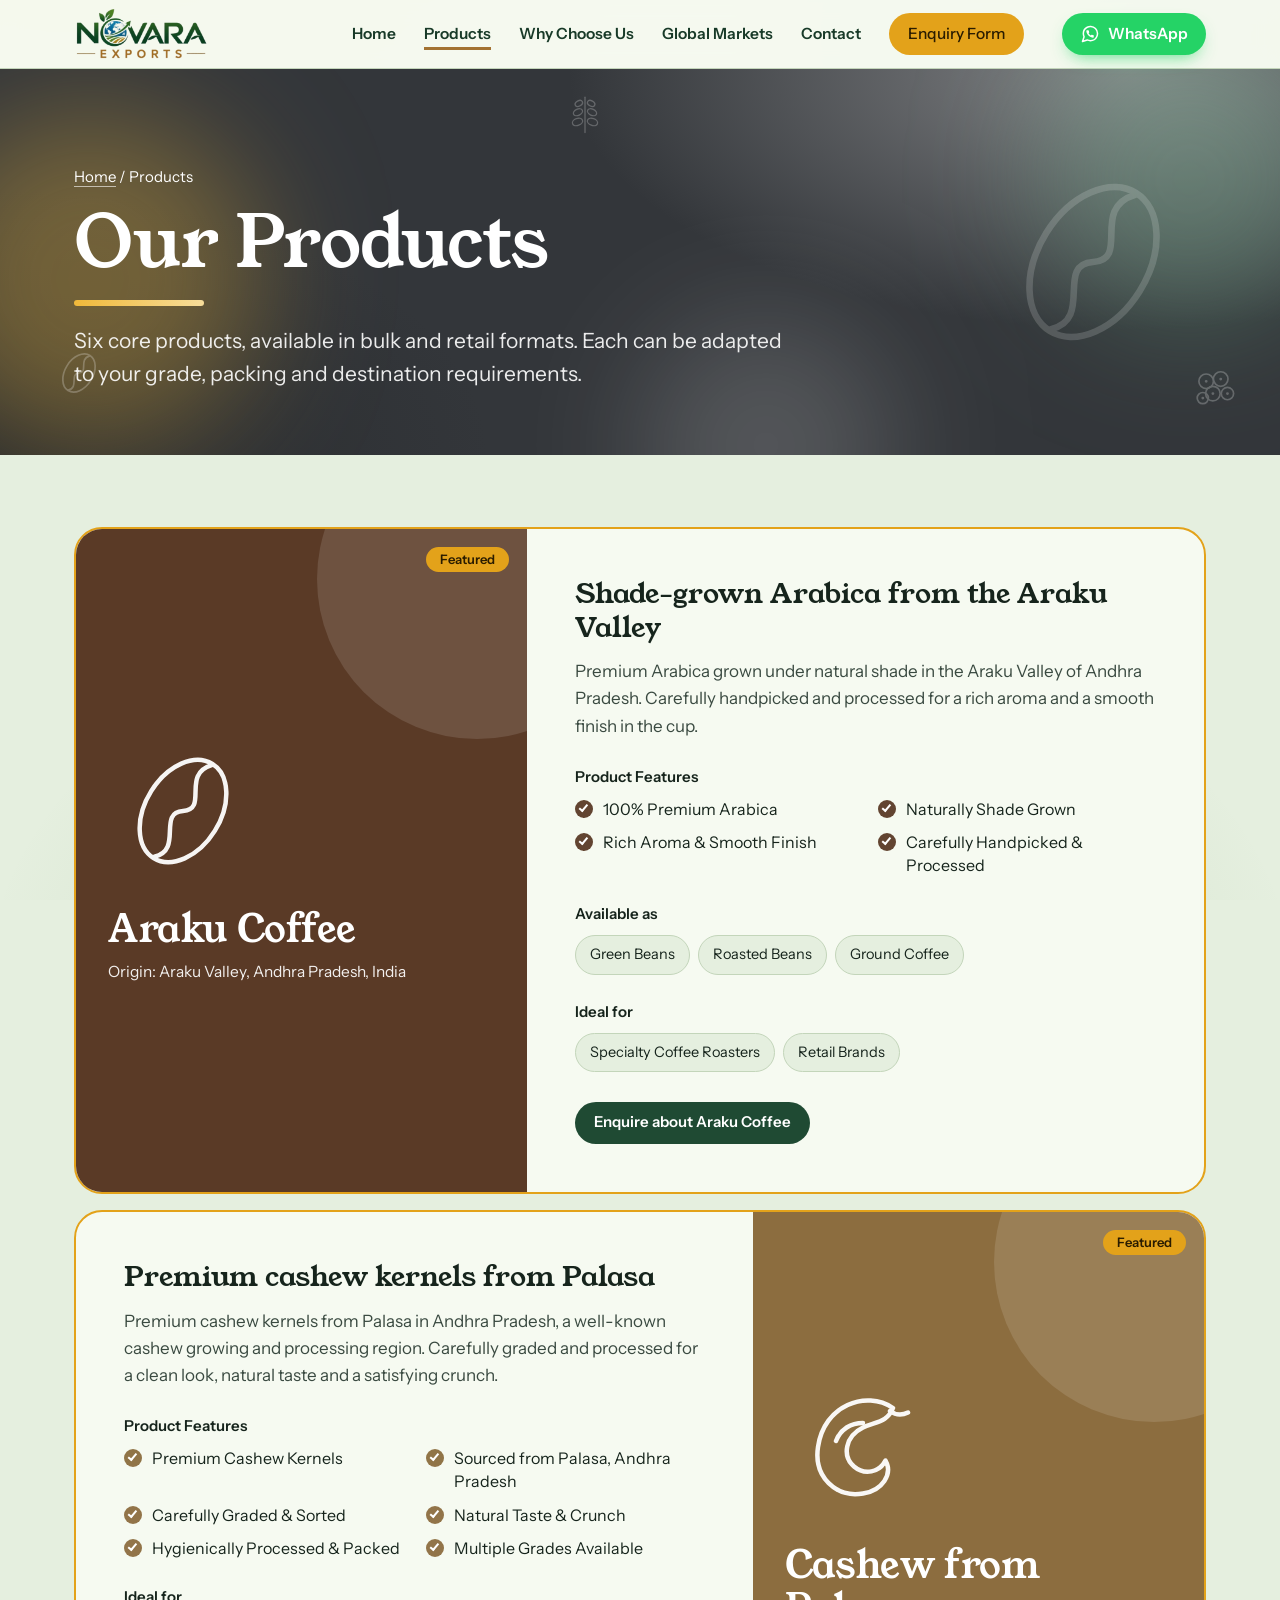
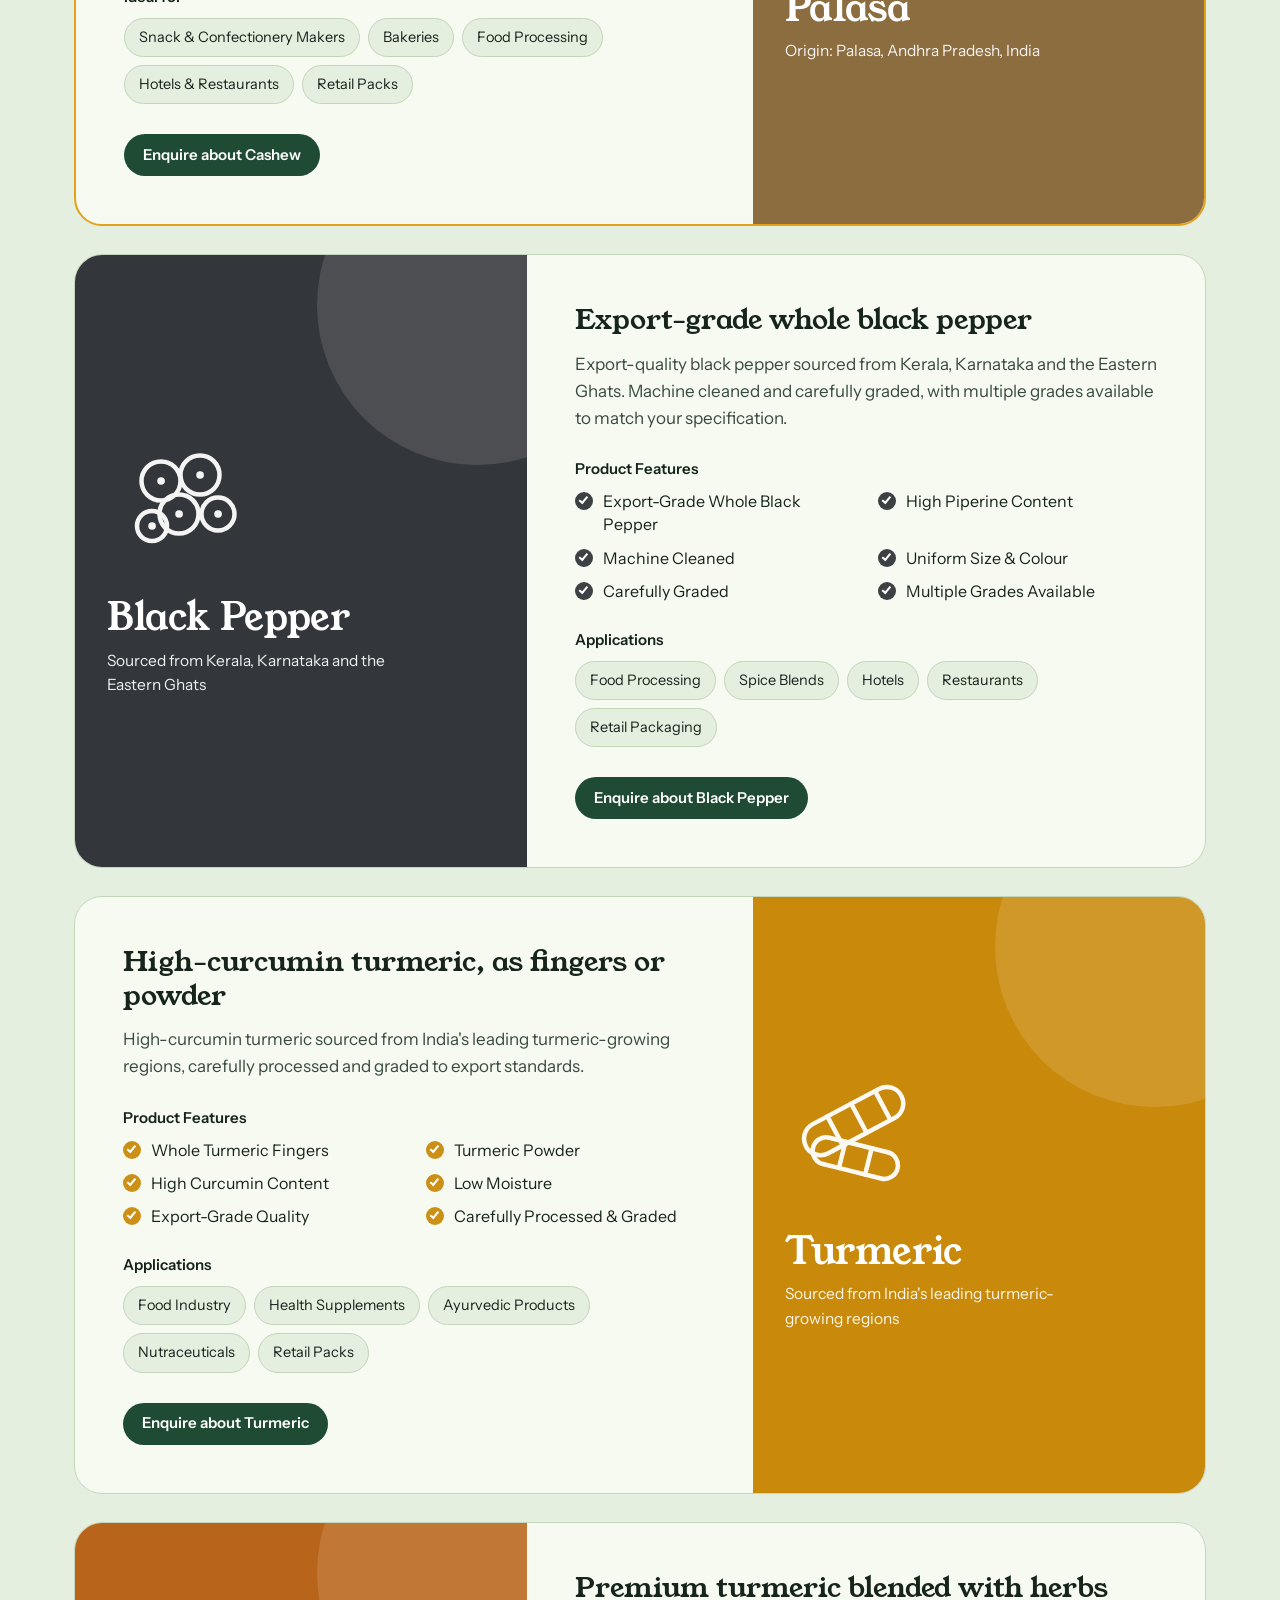
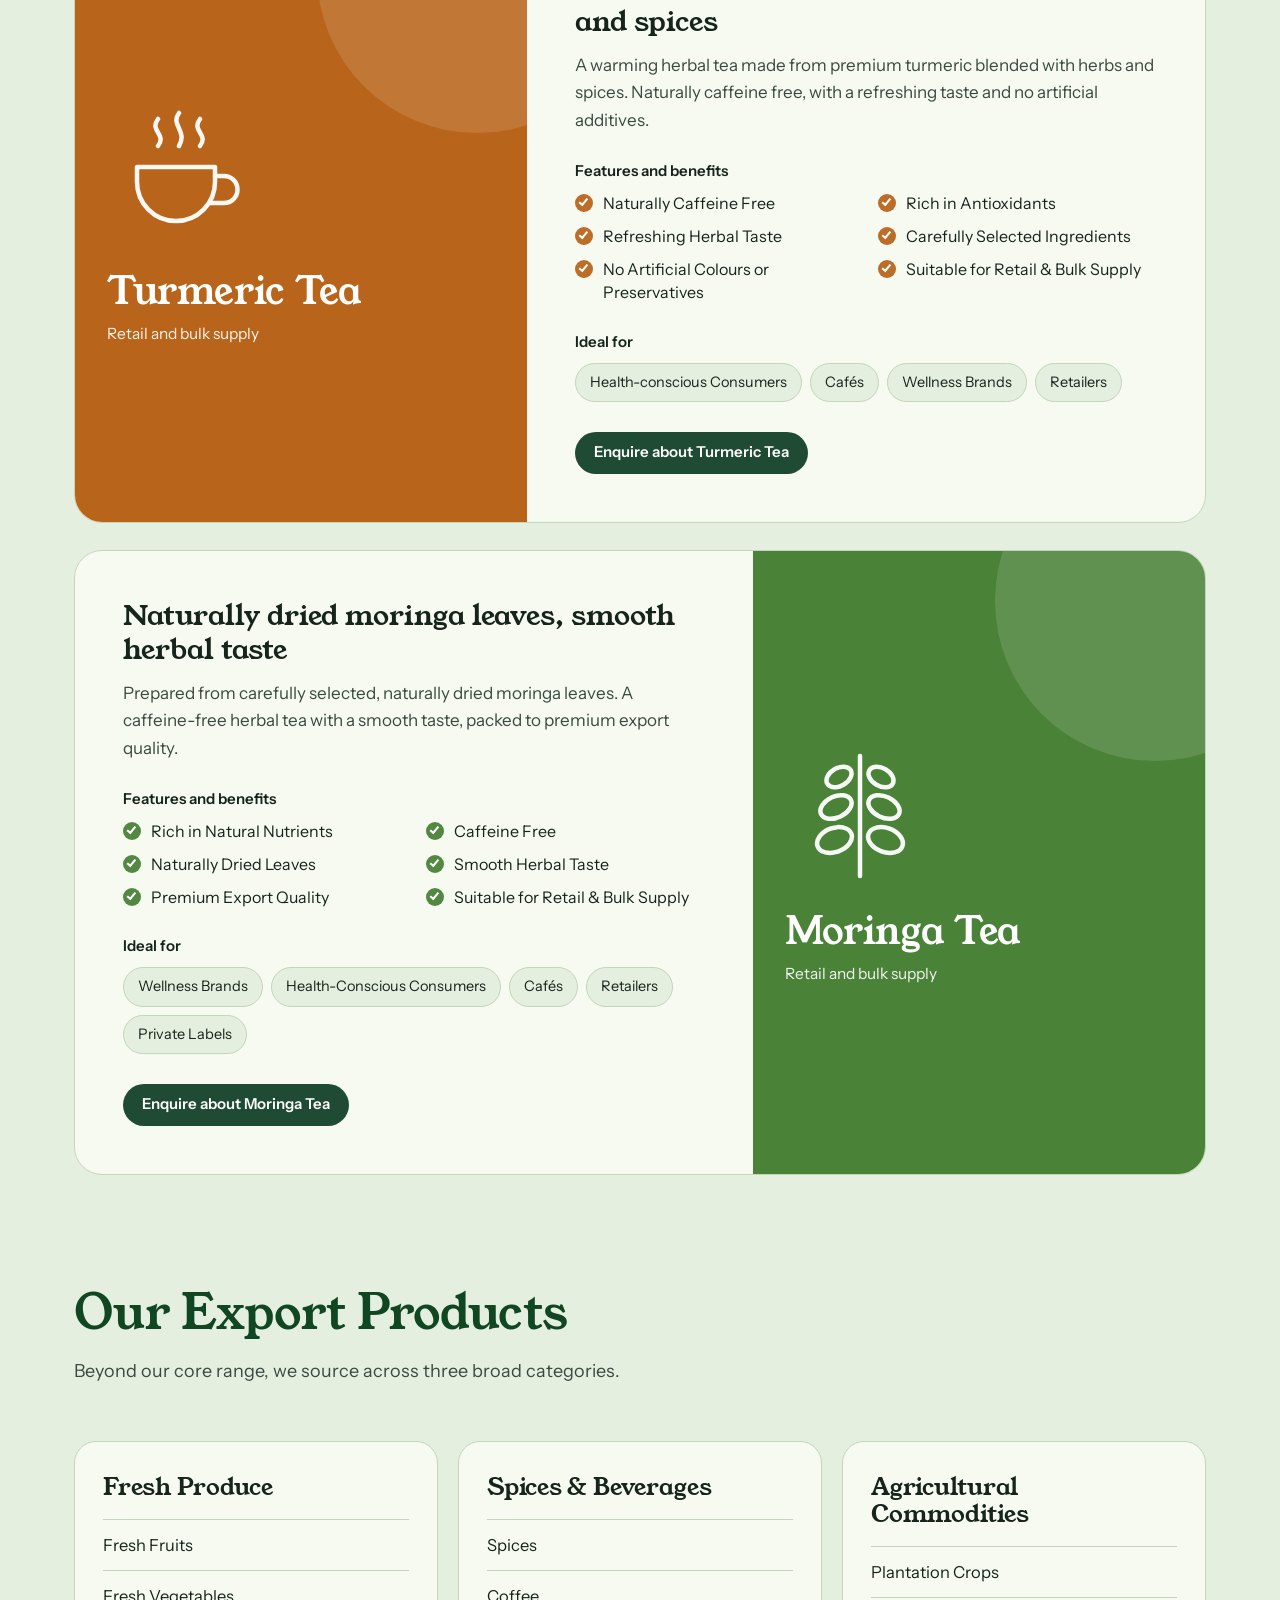
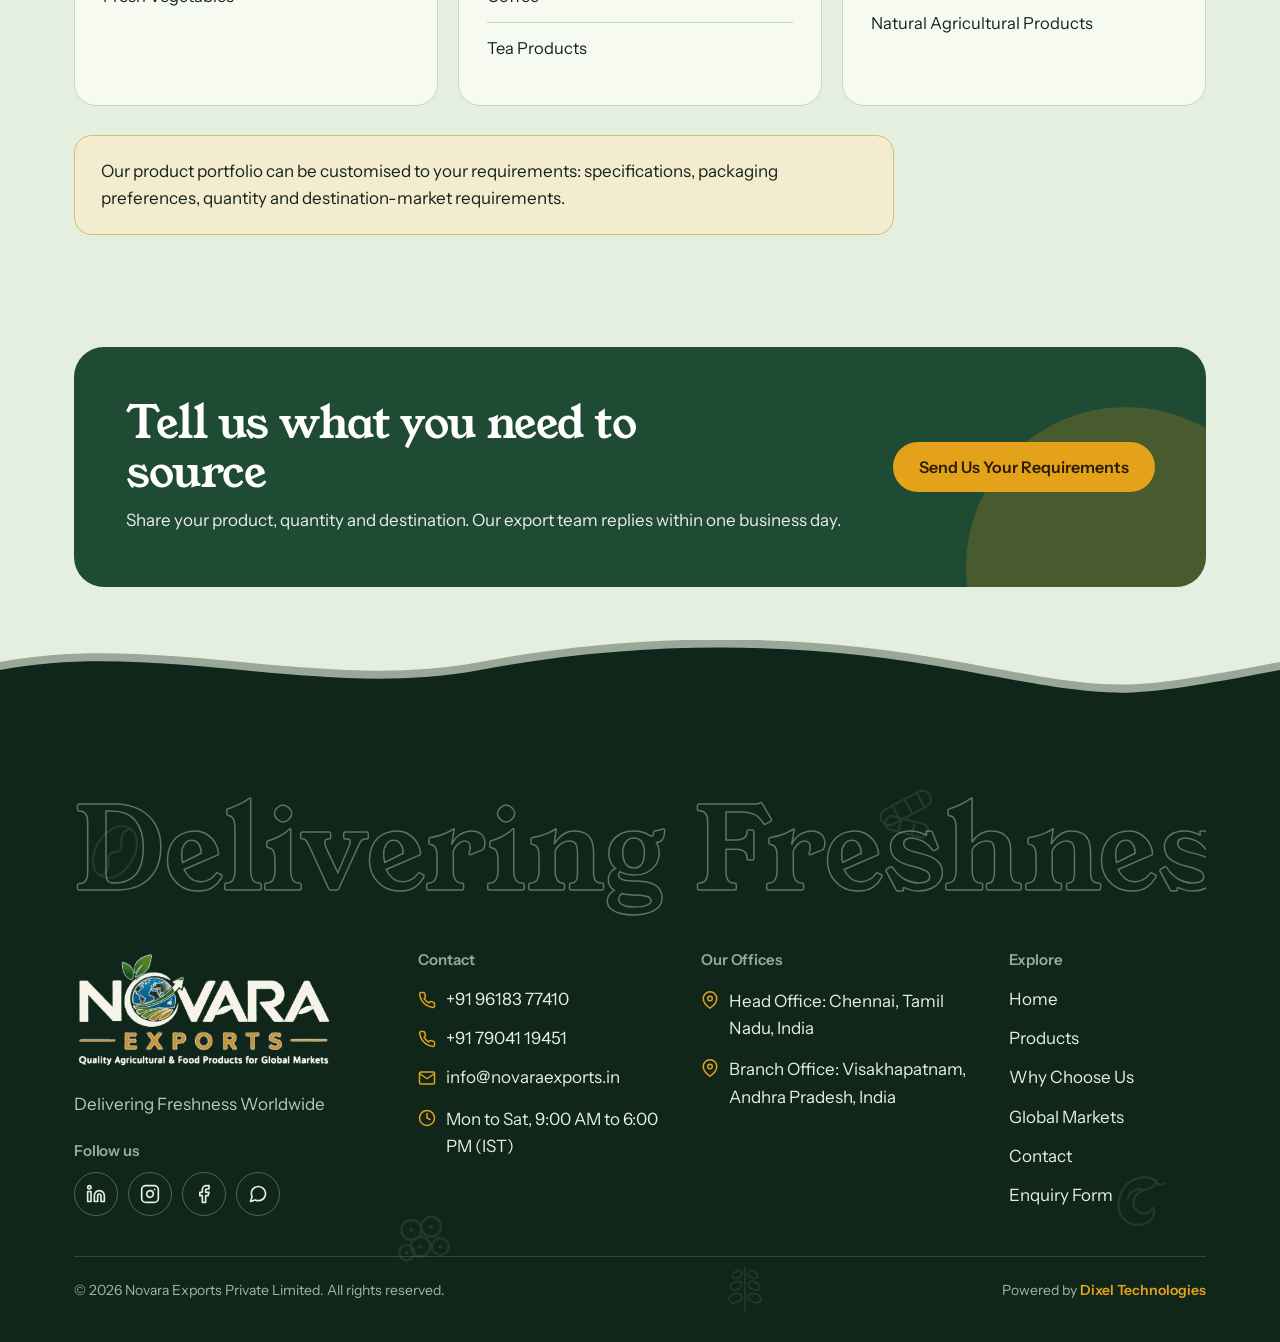
<file: products.html>
<!DOCTYPE html>
<html lang="en">
<head>
<meta charset="UTF-8">
<meta name="viewport" content="width=device-width, initial-scale=1, viewport-fit=cover">
<title>Our Products | Novara Exports</title>
<meta name="description" content="Araku coffee, cashew from Palasa, black pepper, turmeric, turmeric tea and moringa tea. Export-grade products from South India.">
<link rel="icon" href="novara-favicon.png" type="image/svg+xml">
<link rel="preconnect" href="https://fonts.googleapis.com">
<link rel="preconnect" href="https://fonts.gstatic.com" crossorigin>
<link href="https://fonts.googleapis.com/css2?family=Instrument+Sans:wght@400;500;600&family=Young+Serif&display=swap" rel="stylesheet">
<link rel="stylesheet" href="style.css">
</head>
<body id="top">
<svg width="0" height="0" style="position:absolute" aria-hidden="true">
  <defs>
    <symbol id="m-coffee" viewBox="0 0 100 100" fill="none" stroke="currentColor" stroke-width="3" stroke-linecap="round" stroke-linejoin="round">
      <g transform="rotate(32 50 50)"><ellipse cx="50" cy="50" rx="25" ry="37"/><path d="M50 14c-14 16 14 26 0 36s14 22 0 36"/></g>
    </symbol>
    <symbol id="m-pepper" viewBox="0 0 100 100" fill="none" stroke="currentColor" stroke-width="3" stroke-linecap="round" stroke-linejoin="round">
      <circle cx="36" cy="38" r="13"/><circle cx="62" cy="34" r="13"/><circle cx="48" cy="60" r="13"/><circle cx="74" cy="60" r="11"/><circle cx="30" cy="68" r="10"/>
      <path d="M36 38l.1 0M62 34l.1 0M48 60l.1 0M74 60l.1 0M30 68l.1 0" stroke-width="5"/>
    </symbol>
    <symbol id="m-turmeric" viewBox="0 0 100 100" fill="none" stroke="currentColor" stroke-width="3" stroke-linecap="round" stroke-linejoin="round">
      <g transform="rotate(-28 50 50)"><rect x="14" y="30" width="72" height="22" rx="11"/><path d="M36 30v22M54 30v22M72 31v20"/></g>
      <g transform="rotate(14 50 50)"><rect x="22" y="58" width="58" height="18" rx="9"/><path d="M42 58v18M60 58v18"/></g>
    </symbol>
    <symbol id="m-tea" viewBox="0 0 100 100" fill="none" stroke="currentColor" stroke-width="3" stroke-linecap="round" stroke-linejoin="round">
      <path d="M20 46h52v10a26 26 0 0 1-26 26h0a26 26 0 0 1-26-26z"/><path d="M72 52h6a9 9 0 0 1 0 18h-9"/><path d="M34 14c-6 8 6 10 0 18M48 10c-6 8 6 12 0 22M62 14c-6 8 6 10 0 18"/>
    </symbol>
    <symbol id="m-moringa" viewBox="0 0 100 100" fill="none" stroke="currentColor" stroke-width="3" stroke-linecap="round" stroke-linejoin="round">
      <path d="M50 92V12"/>
      <ellipse cx="36" cy="26" rx="9" ry="6" transform="rotate(-30 36 26)"/><ellipse cx="64" cy="26" rx="9" ry="6" transform="rotate(30 64 26)"/>
      <ellipse cx="34" cy="46" rx="11" ry="7" transform="rotate(-25 34 46)"/><ellipse cx="66" cy="46" rx="11" ry="7" transform="rotate(25 66 46)"/>
      <ellipse cx="33" cy="68" rx="12" ry="8" transform="rotate(-20 33 68)"/><ellipse cx="67" cy="68" rx="12" ry="8" transform="rotate(20 67 68)"/>
    </symbol>
  <symbol id="m-cashew" viewBox="0 0 100 100" fill="none" stroke="currentColor" stroke-width="3" stroke-linecap="round" stroke-linejoin="round"><path d="M72 24C54 12 26 22 22 50c-3 20 12 34 30 31 13-2 20-13 15-22-4 8-14 10-21 4-8-7-6-20 6-26 8-4 16-3 20-13z"/><path d="M70 26c4 3 8 3 12 1"/><path d="M34 46c3-8 10-12 18-12"/></symbol><symbol id="logo" viewBox="0 0 64 64"><circle cx="32" cy="32" r="30" fill="var(--brand)"/><path d="M19 43V21l22 22V21" fill="none" stroke="var(--brand-ink)" stroke-width="5" stroke-linecap="round" stroke-linejoin="round"/><path d="M41 21c-1-7 3-11 10-11 1 7-2 11-10 11z" fill="var(--accent)"/><path d="M16 52q4.5-5 9 0t9 0 9 0 9 0" fill="none" stroke="var(--accent)" stroke-width="2.6" stroke-linecap="round"/></symbol><symbol id="s-ship" viewBox="0 0 300 170"><rect x="52" y="84" width="26" height="16" fill="#5A3A26"/><rect x="80" y="84" width="26" height="16" fill="#C98A0B"/><rect x="108" y="84" width="26" height="16" fill="#4A8238"/><rect x="136" y="84" width="26" height="16" fill="#33363A"/><rect x="164" y="84" width="26" height="16" fill="#B8651B"/><rect x="66" y="68" width="26" height="16" fill="#4A8238"/><rect x="94" y="68" width="26" height="16" fill="#B8651B"/><rect x="122" y="68" width="26" height="16" fill="#5A3A26"/><rect x="150" y="68" width="26" height="16" fill="#C98A0B"/><rect x="80" y="52" width="26" height="16" fill="#C98A0B"/><rect x="108" y="52" width="26" height="16" fill="#33363A"/><rect x="136" y="52" width="26" height="16" fill="#8C6D3F"/><rect x="214" y="56" width="46" height="44" rx="3" fill="#F6FAF1"/><rect x="220" y="63" width="8" height="8" fill="#2F7F73"/><rect x="232" y="63" width="8" height="8" fill="#2F7F73"/><rect x="244" y="63" width="8" height="8" fill="#2F7F73"/><rect x="220" y="79" width="8" height="8" fill="#2F7F73"/><rect x="232" y="79" width="8" height="8" fill="#2F7F73"/><rect x="244" y="79" width="8" height="8" fill="#2F7F73"/><rect x="232" y="38" width="14" height="20" fill="#E3A21A"/><rect x="232" y="44" width="14" height="5" fill="#1F4A33"/><path d="M239 38V20" stroke="#1F4A33" stroke-width="2"/><path d="M239 20l16 5-16 5z" fill="#E3A21A"/><circle cx="246" cy="30" r="5" fill="#fff" fill-opacity=".7"/><circle cx="256" cy="22" r="4" fill="#fff" fill-opacity=".5"/><path d="M18 100H282L254 146H48Z" fill="#1F4A33"/><path d="M24 108H276L271 115H29Z" fill="#E3A21A"/><circle cx="84" cy="128" r="5" fill="#F6FAF1"/><circle cx="114" cy="128" r="5" fill="#F6FAF1"/><circle cx="144" cy="128" r="5" fill="#F6FAF1"/><circle cx="174" cy="128" r="5" fill="#F6FAF1"/><circle cx="204" cy="128" r="5" fill="#F6FAF1"/></symbol><symbol id="i-phone" viewBox="0 0 24 24" fill="none" stroke="currentColor" stroke-width="2" stroke-linecap="round" stroke-linejoin="round"><path d="M22 16.92v3a2 2 0 0 1-2.18 2 19.79 19.79 0 0 1-8.63-3.07 19.5 19.5 0 0 1-6-6 19.79 19.79 0 0 1-3.07-8.67A2 2 0 0 1 4.11 2h3a2 2 0 0 1 2 1.72 12.84 12.84 0 0 0 .7 2.81 2 2 0 0 1-.45 2.11L8.09 9.91a16 16 0 0 0 6 6l1.27-1.27a2 2 0 0 1 2.11-.45 12.84 12.84 0 0 0 2.81.7A2 2 0 0 1 22 16.92z"/></symbol><symbol id="i-mail" viewBox="0 0 24 24" fill="none" stroke="currentColor" stroke-width="2" stroke-linecap="round" stroke-linejoin="round"><path d="M4 4h16c1.1 0 2 .9 2 2v12c0 1.1-.9 2-2 2H4c-1.1 0-2-.9-2-2V6c0-1.1.9-2 2-2z"/><path d="M22 6l-10 7L2 6"/></symbol><symbol id="i-pin" viewBox="0 0 24 24" fill="none" stroke="currentColor" stroke-width="2" stroke-linecap="round" stroke-linejoin="round"><path d="M21 10c0 7-9 13-9 13s-9-6-9-13a9 9 0 0 1 18 0z"/><circle cx="12" cy="10" r="3"/></symbol><symbol id="i-clock" viewBox="0 0 24 24" fill="none" stroke="currentColor" stroke-width="2" stroke-linecap="round" stroke-linejoin="round"><circle cx="12" cy="12" r="10"/><path d="M12 6v6l4 2"/></symbol><symbol id="i-globe" viewBox="0 0 24 24" fill="none" stroke="currentColor" stroke-width="2" stroke-linecap="round" stroke-linejoin="round"><circle cx="12" cy="12" r="10"/><path d="M2 12h20"/><path d="M12 2a15.3 15.3 0 0 1 4 10 15.3 15.3 0 0 1-4 10 15.3 15.3 0 0 1-4-10 15.3 15.3 0 0 1 4-10z"/></symbol><symbol id="i-building" viewBox="0 0 24 24" fill="none" stroke="currentColor" stroke-width="2" stroke-linecap="round" stroke-linejoin="round"><rect x="4" y="2" width="16" height="20" rx="2"/><path d="M9 22v-4h6v4M8 6h.01M12 6h.01M16 6h.01M8 10h.01M12 10h.01M16 10h.01M8 14h.01M12 14h.01M16 14h.01"/></symbol><symbol id="i-linkedin" viewBox="0 0 24 24" fill="none" stroke="currentColor" stroke-width="2" stroke-linecap="round" stroke-linejoin="round"><path d="M16 8a6 6 0 0 1 6 6v7h-4v-7a2 2 0 0 0-2-2 2 2 0 0 0-2 2v7h-4v-7a6 6 0 0 1 6-6z"/><rect x="2" y="9" width="4" height="12"/><circle cx="4" cy="4" r="2"/></symbol><symbol id="i-instagram" viewBox="0 0 24 24" fill="none" stroke="currentColor" stroke-width="2" stroke-linecap="round" stroke-linejoin="round"><rect x="2" y="2" width="20" height="20" rx="5" ry="5"/><path d="M16 11.37A4 4 0 1 1 12.63 8 4 4 0 0 1 16 11.37z"/><path d="M17.5 6.5h.01"/></symbol><symbol id="i-facebook" viewBox="0 0 24 24" fill="none" stroke="currentColor" stroke-width="2" stroke-linecap="round" stroke-linejoin="round"><path d="M18 2h-3a5 5 0 0 0-5 5v3H7v4h3v8h4v-8h3l1-4h-4V7a1 1 0 0 1 1-1h3z"/></symbol><symbol id="i-whatsapp" viewBox="0 0 24 24" fill="none" stroke="currentColor" stroke-width="2" stroke-linecap="round" stroke-linejoin="round"><path d="M21 11.5a8.38 8.38 0 0 1-.9 3.8 8.5 8.5 0 0 1-7.6 4.7 8.38 8.38 0 0 1-3.8-.9L3 21l1.9-5.7a8.38 8.38 0 0 1-.9-3.8 8.5 8.5 0 0 1 4.7-7.6 8.38 8.38 0 0 1 3.8-.9h.5a8.48 8.48 0 0 1 8 8v.5z"/></symbol><symbol id="i-sprout" viewBox="0 0 24 24" fill="none" stroke="currentColor" stroke-width="2" stroke-linecap="round" stroke-linejoin="round"><path d="M12 22V11"/><path d="M12 12C12 8 9 5.5 4.5 5.5 4.5 10 7.5 12 12 12z"/><path d="M12 15c0-3.5 2.5-6 7.5-6 0 4-2.7 6-7.5 6z"/></symbol><symbol id="i-search" viewBox="0 0 24 24" fill="none" stroke="currentColor" stroke-width="2" stroke-linecap="round" stroke-linejoin="round"><circle cx="11" cy="11" r="7"/><path d="M21 21l-4.35-4.35"/><path d="M8 11l2 2 4-4"/></symbol><symbol id="i-package" viewBox="0 0 24 24" fill="none" stroke="currentColor" stroke-width="2" stroke-linecap="round" stroke-linejoin="round"><path d="M16.5 9.4L7.5 4.21"/><path d="M21 16V8a2 2 0 0 0-1-1.73l-7-4a2 2 0 0 0-2 0l-7 4A2 2 0 0 0 3 8v8a2 2 0 0 0 1 1.73l7 4a2 2 0 0 0 2 0l7-4A2 2 0 0 0 21 16z"/><path d="M3.27 6.96L12 12.01l8.73-5.05"/><path d="M12 22.08V12"/></symbol><symbol id="i-plane" viewBox="0 0 24 24" fill="none" stroke="currentColor" stroke-width="2" stroke-linecap="round" stroke-linejoin="round"><path d="M22 2L11 13"/><path d="M22 2l-7 20-4-9-9-4 20-7z"/></symbol><symbol id="i-ship" viewBox="0 0 24 24" fill="none" stroke="currentColor" stroke-width="2" stroke-linecap="round" stroke-linejoin="round"><path d="M2 20c2 0 2-1.5 4-1.5s2 1.5 4 1.5 2-1.5 4-1.5 2 1.5 4 1.5 2-1.5 4-1.5"/><path d="M4 16l1.5-6h13L20 16z"/><path d="M9 10V6h6v4"/><path d="M12 6V3"/></symbol><symbol id="i-tag" viewBox="0 0 24 24" fill="none" stroke="currentColor" stroke-width="2" stroke-linecap="round" stroke-linejoin="round"><path d="M20.59 13.41l-7.17 7.17a2 2 0 0 1-2.83 0L2 12V2h10l8.59 8.59a2 2 0 0 1 0 2.82z"/><path d="M7 7h.01"/></symbol><symbol id="i-bag" viewBox="0 0 24 24" fill="none" stroke="currentColor" stroke-width="2" stroke-linecap="round" stroke-linejoin="round"><path d="M6 2L3 6v14a2 2 0 0 0 2 2h14a2 2 0 0 0 2-2V6l-3-4z"/><path d="M3 6h18"/><path d="M16 10a4 4 0 0 1-8 0"/></symbol><symbol id="i-shield" viewBox="0 0 24 24" fill="none" stroke="currentColor" stroke-width="2" stroke-linecap="round" stroke-linejoin="round"><path d="M12 22s8-4 8-10V5l-8-3-8 3v7c0 6 8 10 8 10z"/><path d="M9 12l2 2 4-4"/></symbol><symbol id="i-truck" viewBox="0 0 24 24" fill="none" stroke="currentColor" stroke-width="2" stroke-linecap="round" stroke-linejoin="round"><rect x="1" y="3" width="15" height="13"/><path d="M16 8h4l3 3v5h-7V8z"/><circle cx="5.5" cy="18.5" r="2.5"/><circle cx="18.5" cy="18.5" r="2.5"/></symbol><symbol id="f-ae" viewBox="0 0 30 20"><rect width="30" height="20" fill="#fff"/><rect x="8" width="22" height="6.67" fill="#00732F"/><rect x="8" y="13.33" width="22" height="6.67" fill="#000"/><rect width="8" height="20" fill="#E4002B"/></symbol><symbol id="f-sa" viewBox="0 0 30 20"><rect width="30" height="20" fill="#006C35"/><g fill="#fff"><rect x="7" y="5.2" width="16" height="1.5" rx=".7"/><rect x="9" y="8" width="12" height="1.5" rx=".7"/><rect x="11" y="10.8" width="8" height="1.3" rx=".6"/><rect x="6.5" y="14.2" width="17" height="1.3" rx=".6"/><rect x="5.5" y="13.4" width="1.6" height="3" rx=".5"/></g></symbol><symbol id="f-qa" viewBox="0 0 30 20"><rect width="30" height="20" fill="#8A1538"/><polygon points="0,0 8,0 11,1.11 8,2.22 11,3.33 8,4.44 11,5.56 8,6.67 11,7.78 8,8.89 11,10.00 8,11.11 11,12.22 8,13.33 11,14.44 8,15.56 11,16.67 8,17.78 11,18.89 8,20.00 0,20" fill="#fff"/></symbol><symbol id="f-om" viewBox="0 0 30 20"><rect width="30" height="20" fill="#fff"/><rect y="6.67" width="30" height="6.67" fill="#DB161B"/><rect y="13.33" width="30" height="6.67" fill="#008000"/><rect width="8" height="20" fill="#DB161B"/><g fill="#fff"><circle cx="4" cy="4" r="1.5"/><rect x="2.2" y="7.2" width="3.6" height=".9"/></g></symbol><symbol id="f-kw" viewBox="0 0 30 20"><rect width="30" height="6.67" fill="#007A3D"/><rect y="6.67" width="30" height="6.67" fill="#fff"/><rect y="13.33" width="30" height="6.67" fill="#CE1126"/><polygon points="0,0 7.5,6.67 7.5,13.33 0,20" fill="#000"/></symbol><symbol id="f-bh" viewBox="0 0 30 20"><rect width="30" height="20" fill="#CE1126"/><polygon points="0,0 8,0 12,2.0 8,4.0 12,6.0 8,8.0 12,10.0 8,12.0 12,14.0 8,16.0 12,18.0 8,20.0 0,20" fill="#fff"/></symbol><symbol id="f-sg" viewBox="0 0 30 20"><rect width="30" height="20" fill="#fff"/><rect width="30" height="10" fill="#EF3340"/><circle cx="6.8" cy="5" r="3.7" fill="#fff"/><circle cx="8.3" cy="5" r="3.2" fill="#EF3340"/><polygon points="12.40,1.55 12.65,2.26 13.40,2.28 12.80,2.73 13.02,3.45 12.40,3.02 11.78,3.45 12.00,2.73 11.40,2.28 12.15,2.26" fill="#fff"/><polygon points="14.87,3.35 15.12,4.06 15.87,4.07 15.27,4.53 15.49,5.25 14.87,4.82 14.26,5.25 14.47,4.53 13.87,4.07 14.63,4.06" fill="#fff"/><polygon points="13.93,6.25 14.18,6.96 14.93,6.98 14.33,7.43 14.55,8.15 13.93,7.72 13.31,8.15 13.53,7.43 12.93,6.98 13.68,6.96" fill="#fff"/><polygon points="10.87,6.25 11.12,6.96 11.87,6.98 11.27,7.43 11.49,8.15 10.87,7.72 10.25,8.15 10.47,7.43 9.87,6.98 10.62,6.96" fill="#fff"/><polygon points="9.93,3.35 10.17,4.06 10.93,4.07 10.33,4.53 10.54,5.25 9.93,4.82 9.31,5.25 9.53,4.53 8.93,4.07 9.68,4.06" fill="#fff"/></symbol><symbol id="f-my" viewBox="0 0 30 20"><rect y="0.000" width="30" height="1.449" fill="#CC0001"/><rect y="1.429" width="30" height="1.449" fill="#fff"/><rect y="2.857" width="30" height="1.449" fill="#CC0001"/><rect y="4.286" width="30" height="1.449" fill="#fff"/><rect y="5.714" width="30" height="1.449" fill="#CC0001"/><rect y="7.143" width="30" height="1.449" fill="#fff"/><rect y="8.571" width="30" height="1.449" fill="#CC0001"/><rect y="10.000" width="30" height="1.449" fill="#fff"/><rect y="11.429" width="30" height="1.449" fill="#CC0001"/><rect y="12.857" width="30" height="1.449" fill="#fff"/><rect y="14.286" width="30" height="1.449" fill="#CC0001"/><rect y="15.714" width="30" height="1.449" fill="#fff"/><rect y="17.143" width="30" height="1.449" fill="#CC0001"/><rect y="18.571" width="30" height="1.449" fill="#fff"/><rect width="15" height="10" fill="#010066"/><circle cx="6" cy="5" r="3.2" fill="#FFCC00"/><circle cx="7.1" cy="5" r="2.6" fill="#010066"/><polygon points="10.60,2.70 11.16,4.23 12.79,4.29 11.50,5.29 11.95,6.86 10.60,5.95 9.25,6.86 9.70,5.29 8.41,4.29 10.04,4.23" fill="#FFCC00"/></symbol><symbol id="f-eu" viewBox="0 0 30 20"><rect width="30" height="20" fill="#003399"/><circle cx="21.00" cy="10.00" r=".95" fill="#FFCC00"/><circle cx="20.20" cy="13.00" r=".95" fill="#FFCC00"/><circle cx="18.00" cy="15.20" r=".95" fill="#FFCC00"/><circle cx="15.00" cy="16.00" r=".95" fill="#FFCC00"/><circle cx="12.00" cy="15.20" r=".95" fill="#FFCC00"/><circle cx="9.80" cy="13.00" r=".95" fill="#FFCC00"/><circle cx="9.00" cy="10.00" r=".95" fill="#FFCC00"/><circle cx="9.80" cy="7.00" r=".95" fill="#FFCC00"/><circle cx="12.00" cy="4.80" r=".95" fill="#FFCC00"/><circle cx="15.00" cy="4.00" r=".95" fill="#FFCC00"/><circle cx="18.00" cy="4.80" r=".95" fill="#FFCC00"/><circle cx="20.20" cy="7.00" r=".95" fill="#FFCC00"/></symbol><symbol id="f-af" viewBox="0 0 30 20"><rect width="30" height="20" rx="2" fill="#F3E3D3"/><polygon points="11,2.5 16,2 19,3.4 23,5 24,7.6 22.4,10.4 20.6,12.4 19,16.4 16.6,18.8 14.6,17.4 14,13.6 12,11 8,10.4 6,7.6 7.4,4.6" fill="#B8651B"/></symbol><symbol id="f-na" viewBox="0 0 30 20"><rect width="30" height="20" rx="2" fill="#E1E2E4"/><polygon points="2,4.4 6,2.6 10,3.2 13,2 18,2.6 22,2 26.4,3.6 25.2,6.4 22.2,7.6 21,10.2 19.4,12 18.6,14.2 20.2,15.2 19,17.4 17,16.2 16,13.6 14,12.4 12,13.4 13.2,16.4 14.2,18.6 12,17.6 10,14.4 8,11.4 5,9.4 4,6.8" fill="#33363A"/></symbol><symbol id="cp" viewBox="0 0 40 48"><path d="M20 48V20" stroke="#4A3B2A" stroke-width="2.5" stroke-linecap="round" fill="none"/><g fill="#2E6B47"><ellipse cx="20" cy="9" rx="4.5" ry="9"/><ellipse cx="10" cy="17" rx="10" ry="4.6" transform="rotate(-28 10 17)"/><ellipse cx="30" cy="17" rx="10" ry="4.6" transform="rotate(28 30 17)"/><ellipse cx="9" cy="28" rx="10" ry="4.6" transform="rotate(-20 9 28)"/><ellipse cx="31" cy="28" rx="10" ry="4.6" transform="rotate(20 31 28)"/><ellipse cx="11" cy="38" rx="9" ry="4.2" transform="rotate(-12 11 38)"/><ellipse cx="29" cy="38" rx="9" ry="4.2" transform="rotate(12 29 38)"/></g><g fill="#C8402F"><circle cx="14" cy="22" r="2.3"/><circle cx="26" cy="23" r="2.3"/><circle cx="12" cy="33" r="2.3"/><circle cx="28" cy="33.5" r="2.3"/><circle cx="20" cy="26" r="2.1"/></g></symbol></defs>
</svg>

<header class="site-header">
  <div class="wrap bar">
    <a class="brand" href="index.html" aria-label="Novara Exports home">
    <img class="brand-logo" src="logo-nav.png" alt="Novara Exports" width="884" height="353">
    </a>
    <button class="menu-btn" id="menuBtn" aria-expanded="false" aria-controls="nav" aria-label="Open menu">
      <svg viewBox="0 0 24 24" fill="none" stroke="currentColor" stroke-width="2" stroke-linecap="round"><path d="M4 7h16M4 12h16M4 17h16"/></svg>
    </button>
    <nav class="nav" id="nav" aria-label="Main">
      <a href="index.html">Home</a>
      <a href="products.html" class="active">Products</a>
      <a href="why-us.html">Why Choose Us</a>
      <a href="markets.html">Global Markets</a>
      <a href="contact.html">Contact</a>
      <a class="btn btn-accent btn-sm" href="enquiry.html">Enquiry Form</a>
      <a class="btn btn-sm nav-wa" href="https://wa.me/919618377410?text=Hello%20Novara%20Exports%2C%20I%20would%20like%20to%20discuss%20my%20requirements." target="_blank" rel="noopener" aria-label="Chat with Novara Exports on WhatsApp"><svg viewBox="0 0 24 24" aria-hidden="true"><path d="M21 11.5a8.38 8.38 0 0 1-.9 3.8 8.5 8.5 0 0 1-7.6 4.7 8.38 8.38 0 0 1-3.8-.9L3 21l1.9-5.7a8.38 8.38 0 0 1-.9-3.8 8.5 8.5 0 0 1 4.7-7.6 8.38 8.38 0 0 1 3.8-.9h.5a8.48 8.48 0 0 1 8 8v.5z" fill="none" stroke="currentColor" stroke-width="1.8" stroke-linecap="round" stroke-linejoin="round"/><path transform="translate(6.6 6.6) scale(.45)" fill="currentColor" d="M22 16.92v3a2 2 0 0 1-2.18 2 19.79 19.79 0 0 1-8.63-3.07 19.5 19.5 0 0 1-6-6 19.79 19.79 0 0 1-3.07-8.67A2 2 0 0 1 4.11 2h3a2 2 0 0 1 2 1.72 12.84 12.84 0 0 0 .7 2.81 2 2 0 0 1-.45 2.11L8.09 9.91a16 16 0 0 0 6 6l1.27-1.27a2 2 0 0 1 2.11-.45 12.84 12.84 0 0 0 2.81.7A2 2 0 0 1 22 16.92z"/></svg><span>WhatsApp</span></a>
    </nav>
  </div>
</header>

<section class="page-hero theme hero-pepper">
  <div class="blobs" aria-hidden="true">
    <i></i><i></i><i></i>
    <svg><use href="#m-coffee"/></svg>
    <svg><use href="#m-moringa"/></svg>
    <svg><use href="#m-pepper"/></svg>
  </div>
  <svg class="big-ico" aria-hidden="true"><use href="#m-coffee"/></svg>
  <div class="wrap">
    <p class="crumb"><a href="index.html">Home</a> / Products</p>
    <h1 class="anim-title">Our Products</h1>
    <p class="lead">Six core products, available in bulk and retail formats. Each can be adapted to your grade, packing and destination requirements.</p>
  </div>
</section>

<main>
<section class="section" id="products" style="padding-top:0">
  <div class="wrap">

    <article class="product featured" id="araku-coffee" style="--tone:var(--coffee)">
      <div class="vis">
        <svg aria-hidden="true"><use href="#m-coffee"/></svg>
        <div>
          <h3>Araku Coffee</h3>
          <p class="origin">Origin: Araku Valley, Andhra Pradesh, India</p>
        </div>
      </div>
      <div class="info">
        <h4>Shade-grown Arabica from the Araku Valley</h4>
        <p class="desc">Premium Arabica grown under natural shade in the Araku Valley of Andhra Pradesh. Carefully handpicked and processed for a rich aroma and a smooth finish in the cup.</p>
        <h5>Product Features</h5>
        <ul class="checks">
          <li>100% Premium Arabica</li><li>Naturally Shade Grown</li><li>Rich Aroma &amp; Smooth Finish</li><li>Carefully Handpicked &amp; Processed</li>
        </ul>
        <h5>Available as</h5>
        <ul class="chips"><li>Green Beans</li><li>Roasted Beans</li><li>Ground Coffee</li></ul>
        <h5>Ideal for</h5>
        <ul class="chips"><li>Specialty Coffee Roasters</li><li>Retail Brands</li></ul>
        <a class="btn btn-primary btn-sm" href="enquiry.html?product=Araku%20Coffee">Enquire about Araku Coffee</a>
      </div>
    </article>
    <article class="product featured" id="cashew" style="--tone:var(--cashew)">
      <div class="vis">
        <svg aria-hidden="true"><use href="#m-cashew"/></svg>
        <div>
          <h3>Cashew from Palasa</h3>
          <p class="origin">Origin: Palasa, Andhra Pradesh, India</p>
        </div>
      </div>
      <div class="info">
        <h4>Premium cashew kernels from Palasa</h4>
        <p class="desc">Premium cashew kernels from Palasa in Andhra Pradesh, a well-known cashew growing and processing region. Carefully graded and processed for a clean look, natural taste and a satisfying crunch.</p>
        <h5>Product Features</h5>
        <ul class="checks">
          <li>Premium Cashew Kernels</li><li>Sourced from Palasa, Andhra Pradesh</li><li>Carefully Graded &amp; Sorted</li><li>Natural Taste &amp; Crunch</li><li>Hygienically Processed &amp; Packed</li><li>Multiple Grades Available</li>
        </ul>
        <h5>Ideal for</h5>
        <ul class="chips"><li>Snack &amp; Confectionery Makers</li><li>Bakeries</li><li>Food Processing</li><li>Hotels &amp; Restaurants</li><li>Retail Packs</li></ul>
        <a class="btn btn-primary btn-sm" href="enquiry.html?product=Cashew">Enquire about Cashew</a>
      </div>
    </article>


    <article class="product" id="black-pepper" style="--tone:var(--pepper)">
      <div class="vis">
        <svg aria-hidden="true"><use href="#m-pepper"/></svg>
        <div>
          <h3>Black Pepper</h3>
          <p class="origin">Sourced from Kerala, Karnataka and the Eastern Ghats</p>
        </div>
      </div>
      <div class="info">
        <h4>Export-grade whole black pepper</h4>
        <p class="desc">Export-quality black pepper sourced from Kerala, Karnataka and the Eastern Ghats. Machine cleaned and carefully graded, with multiple grades available to match your specification.</p>
        <h5>Product Features</h5>
        <ul class="checks">
          <li>Export-Grade Whole Black Pepper</li><li>High Piperine Content</li><li>Machine Cleaned</li><li>Uniform Size &amp; Colour</li><li>Carefully Graded</li><li>Multiple Grades Available</li>
        </ul>
        <h5>Applications</h5>
        <ul class="chips"><li>Food Processing</li><li>Spice Blends</li><li>Hotels</li><li>Restaurants</li><li>Retail Packaging</li></ul>
        <a class="btn btn-primary btn-sm" href="enquiry.html?product=Black%20Pepper">Enquire about Black Pepper</a>
      </div>
    </article>

    <article class="product" id="turmeric" style="--tone:var(--turmeric)">
      <div class="vis">
        <svg aria-hidden="true"><use href="#m-turmeric"/></svg>
        <div>
          <h3>Turmeric</h3>
          <p class="origin">Sourced from India's leading turmeric-growing regions</p>
        </div>
      </div>
      <div class="info">
        <h4>High-curcumin turmeric, as fingers or powder</h4>
        <p class="desc">High-curcumin turmeric sourced from India's leading turmeric-growing regions, carefully processed and graded to export standards.</p>
        <h5>Product Features</h5>
        <ul class="checks">
          <li>Whole Turmeric Fingers</li><li>Turmeric Powder</li><li>High Curcumin Content</li><li>Low Moisture</li><li>Export-Grade Quality</li><li>Carefully Processed &amp; Graded</li>
        </ul>
        <h5>Applications</h5>
        <ul class="chips"><li>Food Industry</li><li>Health Supplements</li><li>Ayurvedic Products</li><li>Nutraceuticals</li><li>Retail Packs</li></ul>
        <a class="btn btn-primary btn-sm" href="enquiry.html?product=Turmeric">Enquire about Turmeric</a>
      </div>
    </article>

    <article class="product" id="turmeric-tea" style="--tone:var(--tturmeric)">
      <div class="vis">
        <svg aria-hidden="true"><use href="#m-tea"/></svg>
        <div>
          <h3>Turmeric Tea</h3>
          <p class="origin">Retail and bulk supply</p>
        </div>
      </div>
      <div class="info">
        <h4>Premium turmeric blended with herbs and spices</h4>
        <p class="desc">A warming herbal tea made from premium turmeric blended with herbs and spices. Naturally caffeine free, with a refreshing taste and no artificial additives.</p>
        <h5>Features and benefits</h5>
        <ul class="checks">
          <li>Naturally Caffeine Free</li><li>Rich in Antioxidants</li><li>Refreshing Herbal Taste</li><li>Carefully Selected Ingredients</li><li>No Artificial Colours or Preservatives</li><li>Suitable for Retail &amp; Bulk Supply</li>
        </ul>
        <h5>Ideal for</h5>
        <ul class="chips"><li>Health-conscious Consumers</li><li>Cafés</li><li>Wellness Brands</li><li>Retailers</li></ul>
        <a class="btn btn-primary btn-sm" href="enquiry.html?product=Turmeric%20Tea">Enquire about Turmeric Tea</a>
      </div>
    </article>

    <article class="product" id="moringa-tea" style="--tone:var(--moringa)">
      <div class="vis">
        <svg aria-hidden="true"><use href="#m-moringa"/></svg>
        <div>
          <h3>Moringa Tea</h3>
          <p class="origin">Retail and bulk supply</p>
        </div>
      </div>
      <div class="info">
        <h4>Naturally dried moringa leaves, smooth herbal taste</h4>
        <p class="desc">Prepared from carefully selected, naturally dried moringa leaves. A caffeine-free herbal tea with a smooth taste, packed to premium export quality.</p>
        <h5>Features and benefits</h5>
        <ul class="checks">
          <li>Rich in Natural Nutrients</li><li>Caffeine Free</li><li>Naturally Dried Leaves</li><li>Smooth Herbal Taste</li><li>Premium Export Quality</li><li>Suitable for Retail &amp; Bulk Supply</li>
        </ul>
        <h5>Ideal for</h5>
        <ul class="chips"><li>Wellness Brands</li><li>Health-Conscious Consumers</li><li>Cafés</li><li>Retailers</li><li>Private Labels</li></ul>
        <a class="btn btn-primary btn-sm" href="enquiry.html?product=Moringa%20Tea">Enquire about Moringa Tea</a>
      </div>
    </article>
  </div>
</section>

<section class="section" id="categories" style="padding-top:0">
  <div class="wrap">
    <div class="section-head">
      <h2>Our Export Products</h2>
      <p>Beyond our core range, we source across three broad categories.</p>
    </div>
    <div class="cats">
      <div class="cat"><h3>Fresh Produce</h3><ul><li>Fresh Fruits</li><li>Fresh Vegetables</li></ul></div>
      <div class="cat"><h3>Spices &amp; Beverages</h3><ul><li>Spices</li><li>Coffee</li><li>Tea Products</li></ul></div>
      <div class="cat"><h3>Agricultural Commodities</h3><ul><li>Plantation Crops</li><li>Natural Agricultural Products</li></ul></div>
    </div>
    <p class="note">Our product portfolio can be customised to your requirements: specifications, packaging preferences, quantity and destination-market requirements.</p>
  </div>
</section>

<section class="section cta-section">
  <div class="wrap">
    <div class="cta-band">
      <div>
        <h2>Tell us what you need to source</h2>
        <p>Share your product, quantity and destination. Our export team replies within one business day.</p>
      </div>
      <a class="btn btn-accent pulse" href="enquiry.html">Send Us Your Requirements</a>
    </div>
  </div>
</section>
</main>

<footer class="footer">
  <div class="wave" aria-hidden="true">
    <svg class="w2" viewBox="0 0 2880 60" preserveAspectRatio="none"><path d="M0 30 C180 0 360 60 540 30 S900 0 1080 30 S1260 60 1440 30 C1620 0 1800 60 1980 30 S2340 0 2520 30 S2700 60 2880 30 V60 H0Z"/></svg>
    <svg viewBox="0 0 2880 60" preserveAspectRatio="none"><path d="M0 30 C180 0 360 60 540 30 S900 0 1080 30 S1260 60 1440 30 C1620 0 1800 60 1980 30 S2340 0 2520 30 S2700 60 2880 30 V60 H0Z"/></svg>
  </div>
  <div class="fbg" aria-hidden="true">
    <svg><use href="#m-coffee"/></svg><svg><use href="#m-pepper"/></svg><svg><use href="#m-turmeric"/></svg><svg><use href="#m-cashew"/></svg><svg><use href="#m-moringa"/></svg>
  </div>
  <div class="wrap">
    <div class="fmarq" aria-hidden="true"><div class="track"><div class="set"><span>Delivering Freshness Worldwide</span><span>Delivering Freshness Worldwide</span></div><div class="set"><span>Delivering Freshness Worldwide</span><span>Delivering Freshness Worldwide</span></div></div></div>
    <div class="foot">
      <div>
        <a class="flogo" href="index.html" aria-label="Novara Exports home">
        <img class="flogo-img" src="logo-light.png" alt="Novara Exports - Quality Agricultural and Food Products for Global Markets" width="884" height="401">
        </a>
        <p class="tag">Delivering Freshness Worldwide</p>
        <h3 class="fol">Follow us</h3>
        <div class="social"><a href="#" aria-label="LinkedIn" title="LinkedIn"><svg class="ic" aria-hidden="true"><use href="#i-linkedin"/></svg></a><a href="#" aria-label="Instagram" title="Instagram"><svg class="ic" aria-hidden="true"><use href="#i-instagram"/></svg></a><a href="#" aria-label="Facebook" title="Facebook"><svg class="ic" aria-hidden="true"><use href="#i-facebook"/></svg></a><a href="https://wa.me/919618377410" aria-label="WhatsApp" title="WhatsApp" target="_blank" rel="noopener"><svg class="ic" aria-hidden="true"><use href="#i-whatsapp"/></svg></a></div>
      </div>
      <div>
        <h3>Contact</h3>
        <ul>
          <li><svg class="ic" aria-hidden="true"><use href="#i-phone"/></svg><a class="fl" href="tel:+919618377410">+91 96183 77410</a></li>
          <li><svg class="ic" aria-hidden="true"><use href="#i-phone"/></svg><a class="fl" href="tel:+917904119451">+91 79041 19451</a></li>
          <li><svg class="ic" aria-hidden="true"><use href="#i-mail"/></svg><a class="fl" href="mailto:info@novaraexports.in">info@novaraexports.in</a></li>
          <li class="office"><svg class="ic" aria-hidden="true"><use href="#i-clock"/></svg><span>Mon to Sat, 9:00 AM to 6:00 PM (IST)</span></li>
        </ul>
      </div>
      <div>
        <h3>Our Offices</h3>
        <ul>
          <li class="office"><svg class="ic" aria-hidden="true"><use href="#i-pin"/></svg><span>Head Office: Chennai, Tamil Nadu, India</span></li>
          <li class="office"><svg class="ic" aria-hidden="true"><use href="#i-pin"/></svg><span>Branch Office: Visakhapatnam, Andhra Pradesh, India</span></li>
        </ul>
      </div>
      <div>
        <h3>Explore</h3>
        <ul>
          <li><a class="fl" href="index.html">Home</a></li>
          <li><a class="fl" href="products.html">Products</a></li>
          <li><a class="fl" href="why-us.html">Why Choose Us</a></li>
          <li><a class="fl" href="markets.html">Global Markets</a></li>
          <li><a class="fl" href="contact.html">Contact</a></li>
          <li><a class="fl" href="enquiry.html">Enquiry Form</a></li>
        </ul>
      </div>
    </div>
    <div class="copy">
      <p>&copy; <span id="yr">2026</span> Novara Exports Private Limited. All rights reserved.</p>
      <p class="pw">Powered by <a href="https://www.dixeltechnologies.com" target="_blank" rel="noopener noreferrer">
    <strong>Dixel Technologies</strong> </a></p>
    </div>
  </div>
</footer>
<a class="totop" id="toTop" href="#top" aria-label="Back to top"><svg viewBox="0 0 24 24" fill="none" stroke="currentColor" stroke-width="2.4" stroke-linecap="round" stroke-linejoin="round"><path d="M12 19V5M5 12l7-7 7 7"/></svg></a>
<script src="script.js"></script>
</body>
</html>
</file>
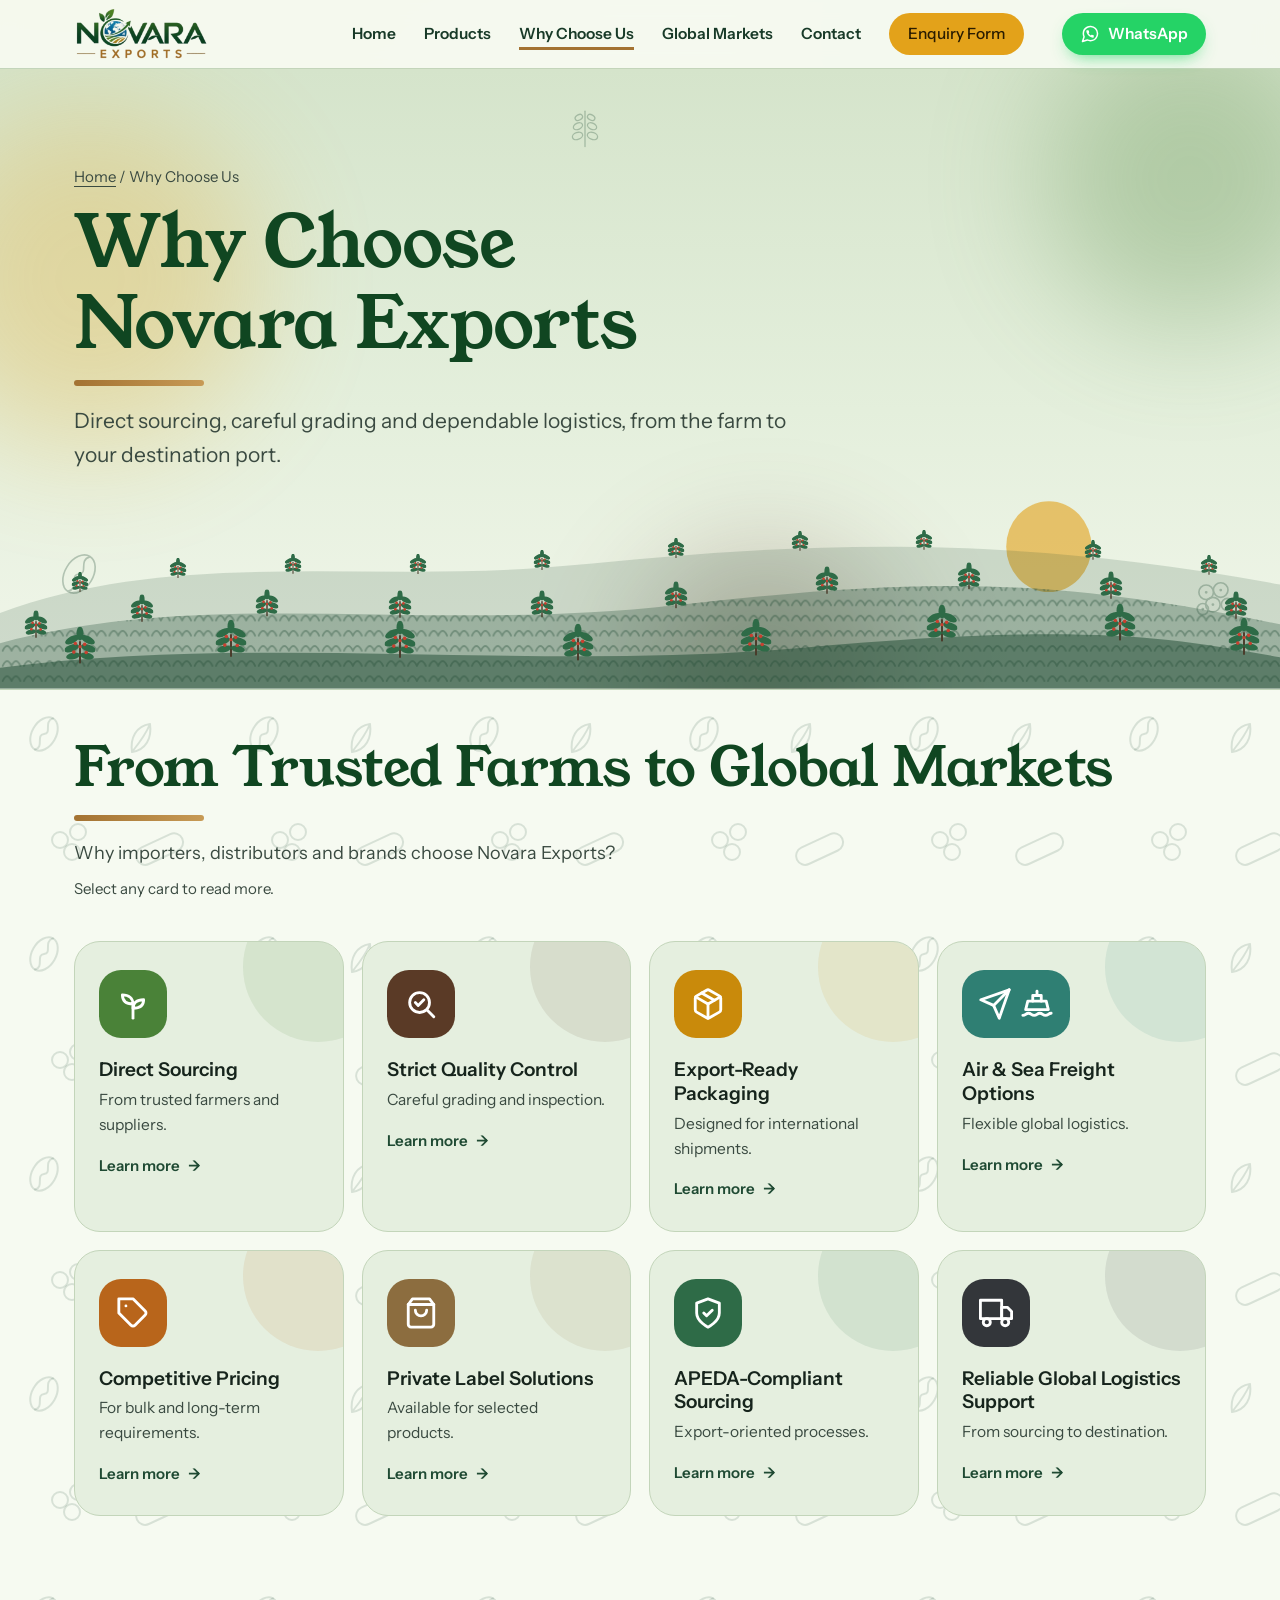
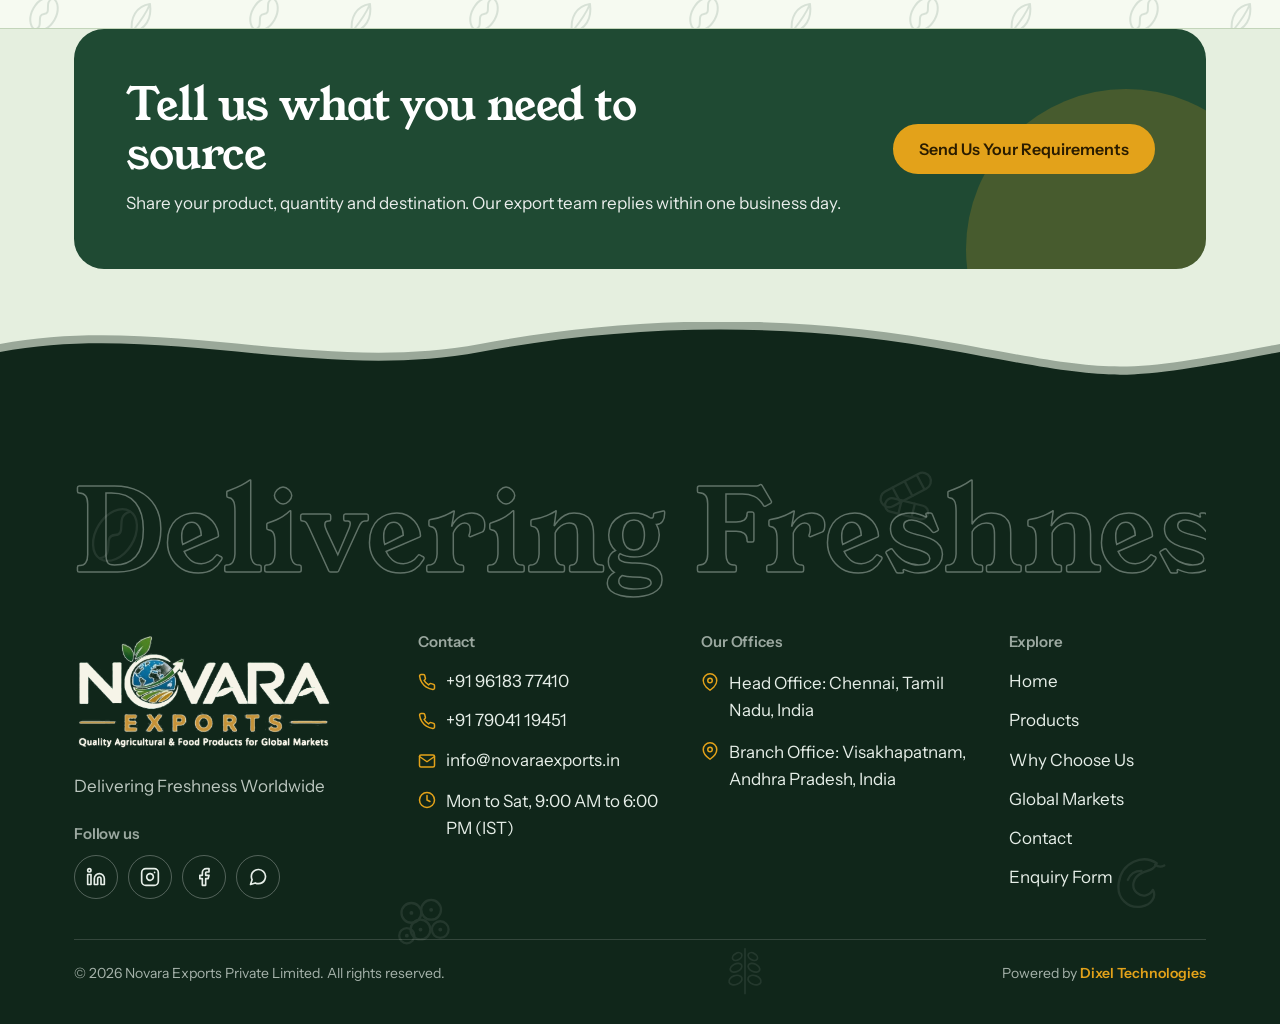
<file: why-us.html>
<!DOCTYPE html>
<html lang="en">
<head>
<meta charset="UTF-8">
<meta name="viewport" content="width=device-width, initial-scale=1, viewport-fit=cover">
<title>Why Choose Novara Exports</title>
<meta name="description" content="Direct sourcing, strict quality control, export-ready packaging and reliable global logistics.">
<link rel="icon" href="novara-favicon.png" type="image/svg+xml">
<link rel="preconnect" href="https://fonts.googleapis.com">
<link rel="preconnect" href="https://fonts.gstatic.com" crossorigin>
<link href="https://fonts.googleapis.com/css2?family=Instrument+Sans:wght@400;500;600&family=Young+Serif&display=swap" rel="stylesheet">
<link rel="stylesheet" href="style.css">
</head>
<body id="top">
<svg width="0" height="0" style="position:absolute" aria-hidden="true">
  <defs>
    <symbol id="m-coffee" viewBox="0 0 100 100" fill="none" stroke="currentColor" stroke-width="3" stroke-linecap="round" stroke-linejoin="round">
      <g transform="rotate(32 50 50)"><ellipse cx="50" cy="50" rx="25" ry="37"/><path d="M50 14c-14 16 14 26 0 36s14 22 0 36"/></g>
    </symbol>
    <symbol id="m-pepper" viewBox="0 0 100 100" fill="none" stroke="currentColor" stroke-width="3" stroke-linecap="round" stroke-linejoin="round">
      <circle cx="36" cy="38" r="13"/><circle cx="62" cy="34" r="13"/><circle cx="48" cy="60" r="13"/><circle cx="74" cy="60" r="11"/><circle cx="30" cy="68" r="10"/>
      <path d="M36 38l.1 0M62 34l.1 0M48 60l.1 0M74 60l.1 0M30 68l.1 0" stroke-width="5"/>
    </symbol>
    <symbol id="m-turmeric" viewBox="0 0 100 100" fill="none" stroke="currentColor" stroke-width="3" stroke-linecap="round" stroke-linejoin="round">
      <g transform="rotate(-28 50 50)"><rect x="14" y="30" width="72" height="22" rx="11"/><path d="M36 30v22M54 30v22M72 31v20"/></g>
      <g transform="rotate(14 50 50)"><rect x="22" y="58" width="58" height="18" rx="9"/><path d="M42 58v18M60 58v18"/></g>
    </symbol>
    <symbol id="m-tea" viewBox="0 0 100 100" fill="none" stroke="currentColor" stroke-width="3" stroke-linecap="round" stroke-linejoin="round">
      <path d="M20 46h52v10a26 26 0 0 1-26 26h0a26 26 0 0 1-26-26z"/><path d="M72 52h6a9 9 0 0 1 0 18h-9"/><path d="M34 14c-6 8 6 10 0 18M48 10c-6 8 6 12 0 22M62 14c-6 8 6 10 0 18"/>
    </symbol>
    <symbol id="m-moringa" viewBox="0 0 100 100" fill="none" stroke="currentColor" stroke-width="3" stroke-linecap="round" stroke-linejoin="round">
      <path d="M50 92V12"/>
      <ellipse cx="36" cy="26" rx="9" ry="6" transform="rotate(-30 36 26)"/><ellipse cx="64" cy="26" rx="9" ry="6" transform="rotate(30 64 26)"/>
      <ellipse cx="34" cy="46" rx="11" ry="7" transform="rotate(-25 34 46)"/><ellipse cx="66" cy="46" rx="11" ry="7" transform="rotate(25 66 46)"/>
      <ellipse cx="33" cy="68" rx="12" ry="8" transform="rotate(-20 33 68)"/><ellipse cx="67" cy="68" rx="12" ry="8" transform="rotate(20 67 68)"/>
    </symbol>
  <symbol id="m-cashew" viewBox="0 0 100 100" fill="none" stroke="currentColor" stroke-width="3" stroke-linecap="round" stroke-linejoin="round"><path d="M72 24C54 12 26 22 22 50c-3 20 12 34 30 31 13-2 20-13 15-22-4 8-14 10-21 4-8-7-6-20 6-26 8-4 16-3 20-13z"/><path d="M70 26c4 3 8 3 12 1"/><path d="M34 46c3-8 10-12 18-12"/></symbol><symbol id="logo" viewBox="0 0 64 64"><circle cx="32" cy="32" r="30" fill="var(--brand)"/><path d="M19 43V21l22 22V21" fill="none" stroke="var(--brand-ink)" stroke-width="5" stroke-linecap="round" stroke-linejoin="round"/><path d="M41 21c-1-7 3-11 10-11 1 7-2 11-10 11z" fill="var(--accent)"/><path d="M16 52q4.5-5 9 0t9 0 9 0 9 0" fill="none" stroke="var(--accent)" stroke-width="2.6" stroke-linecap="round"/></symbol><symbol id="s-ship" viewBox="0 0 300 170"><rect x="52" y="84" width="26" height="16" fill="#5A3A26"/><rect x="80" y="84" width="26" height="16" fill="#C98A0B"/><rect x="108" y="84" width="26" height="16" fill="#4A8238"/><rect x="136" y="84" width="26" height="16" fill="#33363A"/><rect x="164" y="84" width="26" height="16" fill="#B8651B"/><rect x="66" y="68" width="26" height="16" fill="#4A8238"/><rect x="94" y="68" width="26" height="16" fill="#B8651B"/><rect x="122" y="68" width="26" height="16" fill="#5A3A26"/><rect x="150" y="68" width="26" height="16" fill="#C98A0B"/><rect x="80" y="52" width="26" height="16" fill="#C98A0B"/><rect x="108" y="52" width="26" height="16" fill="#33363A"/><rect x="136" y="52" width="26" height="16" fill="#8C6D3F"/><rect x="214" y="56" width="46" height="44" rx="3" fill="#F6FAF1"/><rect x="220" y="63" width="8" height="8" fill="#2F7F73"/><rect x="232" y="63" width="8" height="8" fill="#2F7F73"/><rect x="244" y="63" width="8" height="8" fill="#2F7F73"/><rect x="220" y="79" width="8" height="8" fill="#2F7F73"/><rect x="232" y="79" width="8" height="8" fill="#2F7F73"/><rect x="244" y="79" width="8" height="8" fill="#2F7F73"/><rect x="232" y="38" width="14" height="20" fill="#E3A21A"/><rect x="232" y="44" width="14" height="5" fill="#1F4A33"/><path d="M239 38V20" stroke="#1F4A33" stroke-width="2"/><path d="M239 20l16 5-16 5z" fill="#E3A21A"/><circle cx="246" cy="30" r="5" fill="#fff" fill-opacity=".7"/><circle cx="256" cy="22" r="4" fill="#fff" fill-opacity=".5"/><path d="M18 100H282L254 146H48Z" fill="#1F4A33"/><path d="M24 108H276L271 115H29Z" fill="#E3A21A"/><circle cx="84" cy="128" r="5" fill="#F6FAF1"/><circle cx="114" cy="128" r="5" fill="#F6FAF1"/><circle cx="144" cy="128" r="5" fill="#F6FAF1"/><circle cx="174" cy="128" r="5" fill="#F6FAF1"/><circle cx="204" cy="128" r="5" fill="#F6FAF1"/></symbol><symbol id="i-phone" viewBox="0 0 24 24" fill="none" stroke="currentColor" stroke-width="2" stroke-linecap="round" stroke-linejoin="round"><path d="M22 16.92v3a2 2 0 0 1-2.18 2 19.79 19.79 0 0 1-8.63-3.07 19.5 19.5 0 0 1-6-6 19.79 19.79 0 0 1-3.07-8.67A2 2 0 0 1 4.11 2h3a2 2 0 0 1 2 1.72 12.84 12.84 0 0 0 .7 2.81 2 2 0 0 1-.45 2.11L8.09 9.91a16 16 0 0 0 6 6l1.27-1.27a2 2 0 0 1 2.11-.45 12.84 12.84 0 0 0 2.81.7A2 2 0 0 1 22 16.92z"/></symbol><symbol id="i-mail" viewBox="0 0 24 24" fill="none" stroke="currentColor" stroke-width="2" stroke-linecap="round" stroke-linejoin="round"><path d="M4 4h16c1.1 0 2 .9 2 2v12c0 1.1-.9 2-2 2H4c-1.1 0-2-.9-2-2V6c0-1.1.9-2 2-2z"/><path d="M22 6l-10 7L2 6"/></symbol><symbol id="i-pin" viewBox="0 0 24 24" fill="none" stroke="currentColor" stroke-width="2" stroke-linecap="round" stroke-linejoin="round"><path d="M21 10c0 7-9 13-9 13s-9-6-9-13a9 9 0 0 1 18 0z"/><circle cx="12" cy="10" r="3"/></symbol><symbol id="i-clock" viewBox="0 0 24 24" fill="none" stroke="currentColor" stroke-width="2" stroke-linecap="round" stroke-linejoin="round"><circle cx="12" cy="12" r="10"/><path d="M12 6v6l4 2"/></symbol><symbol id="i-globe" viewBox="0 0 24 24" fill="none" stroke="currentColor" stroke-width="2" stroke-linecap="round" stroke-linejoin="round"><circle cx="12" cy="12" r="10"/><path d="M2 12h20"/><path d="M12 2a15.3 15.3 0 0 1 4 10 15.3 15.3 0 0 1-4 10 15.3 15.3 0 0 1-4-10 15.3 15.3 0 0 1 4-10z"/></symbol><symbol id="i-building" viewBox="0 0 24 24" fill="none" stroke="currentColor" stroke-width="2" stroke-linecap="round" stroke-linejoin="round"><rect x="4" y="2" width="16" height="20" rx="2"/><path d="M9 22v-4h6v4M8 6h.01M12 6h.01M16 6h.01M8 10h.01M12 10h.01M16 10h.01M8 14h.01M12 14h.01M16 14h.01"/></symbol><symbol id="i-linkedin" viewBox="0 0 24 24" fill="none" stroke="currentColor" stroke-width="2" stroke-linecap="round" stroke-linejoin="round"><path d="M16 8a6 6 0 0 1 6 6v7h-4v-7a2 2 0 0 0-2-2 2 2 0 0 0-2 2v7h-4v-7a6 6 0 0 1 6-6z"/><rect x="2" y="9" width="4" height="12"/><circle cx="4" cy="4" r="2"/></symbol><symbol id="i-instagram" viewBox="0 0 24 24" fill="none" stroke="currentColor" stroke-width="2" stroke-linecap="round" stroke-linejoin="round"><rect x="2" y="2" width="20" height="20" rx="5" ry="5"/><path d="M16 11.37A4 4 0 1 1 12.63 8 4 4 0 0 1 16 11.37z"/><path d="M17.5 6.5h.01"/></symbol><symbol id="i-facebook" viewBox="0 0 24 24" fill="none" stroke="currentColor" stroke-width="2" stroke-linecap="round" stroke-linejoin="round"><path d="M18 2h-3a5 5 0 0 0-5 5v3H7v4h3v8h4v-8h3l1-4h-4V7a1 1 0 0 1 1-1h3z"/></symbol><symbol id="i-whatsapp" viewBox="0 0 24 24" fill="none" stroke="currentColor" stroke-width="2" stroke-linecap="round" stroke-linejoin="round"><path d="M21 11.5a8.38 8.38 0 0 1-.9 3.8 8.5 8.5 0 0 1-7.6 4.7 8.38 8.38 0 0 1-3.8-.9L3 21l1.9-5.7a8.38 8.38 0 0 1-.9-3.8 8.5 8.5 0 0 1 4.7-7.6 8.38 8.38 0 0 1 3.8-.9h.5a8.48 8.48 0 0 1 8 8v.5z"/></symbol><symbol id="i-sprout" viewBox="0 0 24 24" fill="none" stroke="currentColor" stroke-width="2" stroke-linecap="round" stroke-linejoin="round"><path d="M12 22V11"/><path d="M12 12C12 8 9 5.5 4.5 5.5 4.5 10 7.5 12 12 12z"/><path d="M12 15c0-3.5 2.5-6 7.5-6 0 4-2.7 6-7.5 6z"/></symbol><symbol id="i-search" viewBox="0 0 24 24" fill="none" stroke="currentColor" stroke-width="2" stroke-linecap="round" stroke-linejoin="round"><circle cx="11" cy="11" r="7"/><path d="M21 21l-4.35-4.35"/><path d="M8 11l2 2 4-4"/></symbol><symbol id="i-package" viewBox="0 0 24 24" fill="none" stroke="currentColor" stroke-width="2" stroke-linecap="round" stroke-linejoin="round"><path d="M16.5 9.4L7.5 4.21"/><path d="M21 16V8a2 2 0 0 0-1-1.73l-7-4a2 2 0 0 0-2 0l-7 4A2 2 0 0 0 3 8v8a2 2 0 0 0 1 1.73l7 4a2 2 0 0 0 2 0l7-4A2 2 0 0 0 21 16z"/><path d="M3.27 6.96L12 12.01l8.73-5.05"/><path d="M12 22.08V12"/></symbol><symbol id="i-plane" viewBox="0 0 24 24" fill="none" stroke="currentColor" stroke-width="2" stroke-linecap="round" stroke-linejoin="round"><path d="M22 2L11 13"/><path d="M22 2l-7 20-4-9-9-4 20-7z"/></symbol><symbol id="i-ship" viewBox="0 0 24 24" fill="none" stroke="currentColor" stroke-width="2" stroke-linecap="round" stroke-linejoin="round"><path d="M2 20c2 0 2-1.5 4-1.5s2 1.5 4 1.5 2-1.5 4-1.5 2 1.5 4 1.5 2-1.5 4-1.5"/><path d="M4 16l1.5-6h13L20 16z"/><path d="M9 10V6h6v4"/><path d="M12 6V3"/></symbol><symbol id="i-tag" viewBox="0 0 24 24" fill="none" stroke="currentColor" stroke-width="2" stroke-linecap="round" stroke-linejoin="round"><path d="M20.59 13.41l-7.17 7.17a2 2 0 0 1-2.83 0L2 12V2h10l8.59 8.59a2 2 0 0 1 0 2.82z"/><path d="M7 7h.01"/></symbol><symbol id="i-bag" viewBox="0 0 24 24" fill="none" stroke="currentColor" stroke-width="2" stroke-linecap="round" stroke-linejoin="round"><path d="M6 2L3 6v14a2 2 0 0 0 2 2h14a2 2 0 0 0 2-2V6l-3-4z"/><path d="M3 6h18"/><path d="M16 10a4 4 0 0 1-8 0"/></symbol><symbol id="i-shield" viewBox="0 0 24 24" fill="none" stroke="currentColor" stroke-width="2" stroke-linecap="round" stroke-linejoin="round"><path d="M12 22s8-4 8-10V5l-8-3-8 3v7c0 6 8 10 8 10z"/><path d="M9 12l2 2 4-4"/></symbol><symbol id="i-truck" viewBox="0 0 24 24" fill="none" stroke="currentColor" stroke-width="2" stroke-linecap="round" stroke-linejoin="round"><rect x="1" y="3" width="15" height="13"/><path d="M16 8h4l3 3v5h-7V8z"/><circle cx="5.5" cy="18.5" r="2.5"/><circle cx="18.5" cy="18.5" r="2.5"/></symbol><symbol id="f-ae" viewBox="0 0 30 20"><rect width="30" height="20" fill="#fff"/><rect x="8" width="22" height="6.67" fill="#00732F"/><rect x="8" y="13.33" width="22" height="6.67" fill="#000"/><rect width="8" height="20" fill="#E4002B"/></symbol><symbol id="f-sa" viewBox="0 0 30 20"><rect width="30" height="20" fill="#006C35"/><g fill="#fff"><rect x="7" y="5.2" width="16" height="1.5" rx=".7"/><rect x="9" y="8" width="12" height="1.5" rx=".7"/><rect x="11" y="10.8" width="8" height="1.3" rx=".6"/><rect x="6.5" y="14.2" width="17" height="1.3" rx=".6"/><rect x="5.5" y="13.4" width="1.6" height="3" rx=".5"/></g></symbol><symbol id="f-qa" viewBox="0 0 30 20"><rect width="30" height="20" fill="#8A1538"/><polygon points="0,0 8,0 11,1.11 8,2.22 11,3.33 8,4.44 11,5.56 8,6.67 11,7.78 8,8.89 11,10.00 8,11.11 11,12.22 8,13.33 11,14.44 8,15.56 11,16.67 8,17.78 11,18.89 8,20.00 0,20" fill="#fff"/></symbol><symbol id="f-om" viewBox="0 0 30 20"><rect width="30" height="20" fill="#fff"/><rect y="6.67" width="30" height="6.67" fill="#DB161B"/><rect y="13.33" width="30" height="6.67" fill="#008000"/><rect width="8" height="20" fill="#DB161B"/><g fill="#fff"><circle cx="4" cy="4" r="1.5"/><rect x="2.2" y="7.2" width="3.6" height=".9"/></g></symbol><symbol id="f-kw" viewBox="0 0 30 20"><rect width="30" height="6.67" fill="#007A3D"/><rect y="6.67" width="30" height="6.67" fill="#fff"/><rect y="13.33" width="30" height="6.67" fill="#CE1126"/><polygon points="0,0 7.5,6.67 7.5,13.33 0,20" fill="#000"/></symbol><symbol id="f-bh" viewBox="0 0 30 20"><rect width="30" height="20" fill="#CE1126"/><polygon points="0,0 8,0 12,2.0 8,4.0 12,6.0 8,8.0 12,10.0 8,12.0 12,14.0 8,16.0 12,18.0 8,20.0 0,20" fill="#fff"/></symbol><symbol id="f-sg" viewBox="0 0 30 20"><rect width="30" height="20" fill="#fff"/><rect width="30" height="10" fill="#EF3340"/><circle cx="6.8" cy="5" r="3.7" fill="#fff"/><circle cx="8.3" cy="5" r="3.2" fill="#EF3340"/><polygon points="12.40,1.55 12.65,2.26 13.40,2.28 12.80,2.73 13.02,3.45 12.40,3.02 11.78,3.45 12.00,2.73 11.40,2.28 12.15,2.26" fill="#fff"/><polygon points="14.87,3.35 15.12,4.06 15.87,4.07 15.27,4.53 15.49,5.25 14.87,4.82 14.26,5.25 14.47,4.53 13.87,4.07 14.63,4.06" fill="#fff"/><polygon points="13.93,6.25 14.18,6.96 14.93,6.98 14.33,7.43 14.55,8.15 13.93,7.72 13.31,8.15 13.53,7.43 12.93,6.98 13.68,6.96" fill="#fff"/><polygon points="10.87,6.25 11.12,6.96 11.87,6.98 11.27,7.43 11.49,8.15 10.87,7.72 10.25,8.15 10.47,7.43 9.87,6.98 10.62,6.96" fill="#fff"/><polygon points="9.93,3.35 10.17,4.06 10.93,4.07 10.33,4.53 10.54,5.25 9.93,4.82 9.31,5.25 9.53,4.53 8.93,4.07 9.68,4.06" fill="#fff"/></symbol><symbol id="f-my" viewBox="0 0 30 20"><rect y="0.000" width="30" height="1.449" fill="#CC0001"/><rect y="1.429" width="30" height="1.449" fill="#fff"/><rect y="2.857" width="30" height="1.449" fill="#CC0001"/><rect y="4.286" width="30" height="1.449" fill="#fff"/><rect y="5.714" width="30" height="1.449" fill="#CC0001"/><rect y="7.143" width="30" height="1.449" fill="#fff"/><rect y="8.571" width="30" height="1.449" fill="#CC0001"/><rect y="10.000" width="30" height="1.449" fill="#fff"/><rect y="11.429" width="30" height="1.449" fill="#CC0001"/><rect y="12.857" width="30" height="1.449" fill="#fff"/><rect y="14.286" width="30" height="1.449" fill="#CC0001"/><rect y="15.714" width="30" height="1.449" fill="#fff"/><rect y="17.143" width="30" height="1.449" fill="#CC0001"/><rect y="18.571" width="30" height="1.449" fill="#fff"/><rect width="15" height="10" fill="#010066"/><circle cx="6" cy="5" r="3.2" fill="#FFCC00"/><circle cx="7.1" cy="5" r="2.6" fill="#010066"/><polygon points="10.60,2.70 11.16,4.23 12.79,4.29 11.50,5.29 11.95,6.86 10.60,5.95 9.25,6.86 9.70,5.29 8.41,4.29 10.04,4.23" fill="#FFCC00"/></symbol><symbol id="f-eu" viewBox="0 0 30 20"><rect width="30" height="20" fill="#003399"/><circle cx="21.00" cy="10.00" r=".95" fill="#FFCC00"/><circle cx="20.20" cy="13.00" r=".95" fill="#FFCC00"/><circle cx="18.00" cy="15.20" r=".95" fill="#FFCC00"/><circle cx="15.00" cy="16.00" r=".95" fill="#FFCC00"/><circle cx="12.00" cy="15.20" r=".95" fill="#FFCC00"/><circle cx="9.80" cy="13.00" r=".95" fill="#FFCC00"/><circle cx="9.00" cy="10.00" r=".95" fill="#FFCC00"/><circle cx="9.80" cy="7.00" r=".95" fill="#FFCC00"/><circle cx="12.00" cy="4.80" r=".95" fill="#FFCC00"/><circle cx="15.00" cy="4.00" r=".95" fill="#FFCC00"/><circle cx="18.00" cy="4.80" r=".95" fill="#FFCC00"/><circle cx="20.20" cy="7.00" r=".95" fill="#FFCC00"/></symbol><symbol id="f-af" viewBox="0 0 30 20"><rect width="30" height="20" rx="2" fill="#F3E3D3"/><polygon points="11,2.5 16,2 19,3.4 23,5 24,7.6 22.4,10.4 20.6,12.4 19,16.4 16.6,18.8 14.6,17.4 14,13.6 12,11 8,10.4 6,7.6 7.4,4.6" fill="#B8651B"/></symbol><symbol id="f-na" viewBox="0 0 30 20"><rect width="30" height="20" rx="2" fill="#E1E2E4"/><polygon points="2,4.4 6,2.6 10,3.2 13,2 18,2.6 22,2 26.4,3.6 25.2,6.4 22.2,7.6 21,10.2 19.4,12 18.6,14.2 20.2,15.2 19,17.4 17,16.2 16,13.6 14,12.4 12,13.4 13.2,16.4 14.2,18.6 12,17.6 10,14.4 8,11.4 5,9.4 4,6.8" fill="#33363A"/></symbol><symbol id="cp" viewBox="0 0 40 48"><path d="M20 48V20" stroke="#4A3B2A" stroke-width="2.5" stroke-linecap="round" fill="none"/><g fill="#2E6B47"><ellipse cx="20" cy="9" rx="4.5" ry="9"/><ellipse cx="10" cy="17" rx="10" ry="4.6" transform="rotate(-28 10 17)"/><ellipse cx="30" cy="17" rx="10" ry="4.6" transform="rotate(28 30 17)"/><ellipse cx="9" cy="28" rx="10" ry="4.6" transform="rotate(-20 9 28)"/><ellipse cx="31" cy="28" rx="10" ry="4.6" transform="rotate(20 31 28)"/><ellipse cx="11" cy="38" rx="9" ry="4.2" transform="rotate(-12 11 38)"/><ellipse cx="29" cy="38" rx="9" ry="4.2" transform="rotate(12 29 38)"/></g><g fill="#C8402F"><circle cx="14" cy="22" r="2.3"/><circle cx="26" cy="23" r="2.3"/><circle cx="12" cy="33" r="2.3"/><circle cx="28" cy="33.5" r="2.3"/><circle cx="20" cy="26" r="2.1"/></g></symbol></defs>
</svg>

<header class="site-header">
  <div class="wrap bar">
    <a class="brand" href="index.html" aria-label="Novara Exports home">
    <img class="brand-logo" src="logo-nav.png" alt="Novara Exports" width="884" height="353">
    </a>
    <button class="menu-btn" id="menuBtn" aria-expanded="false" aria-controls="nav" aria-label="Open menu">
      <svg viewBox="0 0 24 24" fill="none" stroke="currentColor" stroke-width="2" stroke-linecap="round"><path d="M4 7h16M4 12h16M4 17h16"/></svg>
    </button>
    <nav class="nav" id="nav" aria-label="Main">
      <a href="index.html">Home</a>
      <a href="products.html">Products</a>
      <a href="why-us.html" class="active">Why Choose Us</a>
      <a href="markets.html">Global Markets</a>
      <a href="contact.html">Contact</a>
      <a class="btn btn-accent btn-sm" href="enquiry.html">Enquiry Form</a>
      <a class="btn btn-sm nav-wa" href="https://wa.me/919618377410?text=Hello%20Novara%20Exports%2C%20I%20would%20like%20to%20discuss%20my%20requirements." target="_blank" rel="noopener" aria-label="Chat with Novara Exports on WhatsApp"><svg viewBox="0 0 24 24" aria-hidden="true"><path d="M21 11.5a8.38 8.38 0 0 1-.9 3.8 8.5 8.5 0 0 1-7.6 4.7 8.38 8.38 0 0 1-3.8-.9L3 21l1.9-5.7a8.38 8.38 0 0 1-.9-3.8 8.5 8.5 0 0 1 4.7-7.6 8.38 8.38 0 0 1 3.8-.9h.5a8.48 8.48 0 0 1 8 8v.5z" fill="none" stroke="currentColor" stroke-width="1.8" stroke-linecap="round" stroke-linejoin="round"/><path transform="translate(6.6 6.6) scale(.45)" fill="currentColor" d="M22 16.92v3a2 2 0 0 1-2.18 2 19.79 19.79 0 0 1-8.63-3.07 19.5 19.5 0 0 1-6-6 19.79 19.79 0 0 1-3.07-8.67A2 2 0 0 1 4.11 2h3a2 2 0 0 1 2 1.72 12.84 12.84 0 0 0 .7 2.81 2 2 0 0 1-.45 2.11L8.09 9.91a16 16 0 0 0 6 6l1.27-1.27a2 2 0 0 1 2.11-.45 12.84 12.84 0 0 0 2.81.7A2 2 0 0 1 22 16.92z"/></svg><span>WhatsApp</span></a>
    </nav>
  </div>
</header>

<section class="page-hero has-scape">
  <div class="blobs" aria-hidden="true">
    <i></i><i></i><i></i>
    <svg><use href="#m-coffee"/></svg>
    <svg><use href="#m-moringa"/></svg>
    <svg><use href="#m-pepper"/></svg>
  </div>
  <div class="scape-wrap" aria-hidden="true"><svg class="scape" viewBox="0 0 1440 230" preserveAspectRatio="none" aria-hidden="true">
    <defs><pattern id="rows" width="24" height="16" patternUnits="userSpaceOnUse"><path d="M3 14q5-10 10 0M13 14q5-10 10 0" fill="none" stroke="var(--brand)" stroke-opacity=".5" stroke-width="2" stroke-linecap="round"/></pattern></defs>
    <circle class="sun" cx="1180" cy="80" r="48" fill="var(--accent)" fill-opacity=".6"/>
    <path d="M0 150C200 80 420 120 640 100S1100 60 1440 120V230H0Z" fill="var(--brand)" fill-opacity=".16"/>
    <path d="M0 182C240 122 480 172 760 142S1180 112 1440 162V230H0Z" fill="var(--brand)" fill-opacity=".28"/>
    <path d="M0 182C240 122 480 172 760 142S1180 112 1440 162V230H0Z" fill="url(#rows)" opacity=".7"/>
    <path d="M0 208C300 172 600 212 900 187S1300 172 1440 197V230H0Z" fill="var(--brand)" fill-opacity=".5"/>
  </svg><svg class="plant" aria-hidden="true" style="left:6.25%;top:54.63%;width:17px;animation-delay:-0.0s"><use href="#cp"/></svg><svg class="plant" aria-hidden="true" style="left:13.89%;top:48.16%;width:17px;animation-delay:-0.4s"><use href="#cp"/></svg><svg class="plant" aria-hidden="true" style="left:22.92%;top:46.13%;width:17px;animation-delay:-0.7s"><use href="#cp"/></svg><svg class="plant" aria-hidden="true" style="left:32.64%;top:46.27%;width:17px;animation-delay:-1.1s"><use href="#cp"/></svg><svg class="plant" aria-hidden="true" style="left:42.36%;top:44.50%;width:17px;animation-delay:-1.5s"><use href="#cp"/></svg><svg class="plant" aria-hidden="true" style="left:52.78%;top:39.04%;width:17px;animation-delay:-1.9s"><use href="#cp"/></svg><svg class="plant" aria-hidden="true" style="left:62.50%;top:35.53%;width:17px;animation-delay:-2.2s"><use href="#cp"/></svg><svg class="plant" aria-hidden="true" style="left:72.22%;top:34.96%;width:17px;animation-delay:-2.6s"><use href="#cp"/></svg><svg class="plant" aria-hidden="true" style="left:85.42%;top:39.64%;width:17px;animation-delay:-3.0s"><use href="#cp"/></svg><svg class="plant" aria-hidden="true" style="left:94.44%;top:46.56%;width:17px;animation-delay:-3.3s"><use href="#cp"/></svg><svg class="plant" aria-hidden="true" style="left:2.78%;top:75.25%;width:23px;animation-delay:-3.7s"><use href="#cp"/></svg><svg class="plant" aria-hidden="true" style="left:11.11%;top:67.91%;width:23px;animation-delay:-0.1s"><use href="#cp"/></svg><svg class="plant" aria-hidden="true" style="left:20.83%;top:65.46%;width:23px;animation-delay:-0.4s"><use href="#cp"/></svg><svg class="plant" aria-hidden="true" style="left:31.25%;top:66.04%;width:23px;animation-delay:-0.8s"><use href="#cp"/></svg><svg class="plant" aria-hidden="true" style="left:42.36%;top:65.91%;width:23px;animation-delay:-1.2s"><use href="#cp"/></svg><svg class="plant" aria-hidden="true" style="left:52.78%;top:61.74%;width:23px;animation-delay:-1.5s"><use href="#cp"/></svg><svg class="plant" aria-hidden="true" style="left:64.58%;top:55.01%;width:23px;animation-delay:-1.9s"><use href="#cp"/></svg><svg class="plant" aria-hidden="true" style="left:75.69%;top:52.90%;width:23px;animation-delay:-2.3s"><use href="#cp"/></svg><svg class="plant" aria-hidden="true" style="left:86.81%;top:57.41%;width:23px;animation-delay:-2.7s"><use href="#cp"/></svg><svg class="plant" aria-hidden="true" style="left:96.53%;top:66.47%;width:23px;animation-delay:-3.0s"><use href="#cp"/></svg><svg class="plant" aria-hidden="true" style="left:6.25%;top:86.67%;width:31px;animation-delay:-3.4s"><use href="#cp"/></svg><svg class="plant" aria-hidden="true" style="left:18.06%;top:83.66%;width:31px;animation-delay:-3.8s"><use href="#cp"/></svg><svg class="plant" aria-hidden="true" style="left:31.25%;top:84.08%;width:31px;animation-delay:-0.1s"><use href="#cp"/></svg><svg class="plant" aria-hidden="true" style="left:45.14%;top:85.13%;width:31px;animation-delay:-0.5s"><use href="#cp"/></svg><svg class="plant" aria-hidden="true" style="left:59.03%;top:82.85%;width:31px;animation-delay:-0.9s"><use href="#cp"/></svg><svg class="plant" aria-hidden="true" style="left:73.61%;top:76.50%;width:31px;animation-delay:-1.2s"><use href="#cp"/></svg><svg class="plant" aria-hidden="true" style="left:87.50%;top:75.89%;width:31px;animation-delay:-1.6s"><use href="#cp"/></svg><svg class="plant" aria-hidden="true" style="left:97.22%;top:82.67%;width:31px;animation-delay:-2.0s"><use href="#cp"/></svg></div>
  <div class="wrap">
    <p class="crumb"><a href="index.html">Home</a> / Why Choose Us</p>
    <h1 class="anim-title">Why Choose Novara Exports</h1>
    <p class="lead">Direct sourcing, careful grading and dependable logistics, from the farm to your destination port.</p>
  </div>
</section>

<main>

<section class="section why bg-botanical" id="why">
  <div class="wrap why-grid">
    <div>
      <h2 class="anim-title">From Trusted Farms to Global Markets</h2>
      <p class="intro">Why importers, distributors and brands choose Novara Exports?</p>
      <p class="tapnote">Select any card to read more.</p>
    </div>
    <ul class="why-list">
      <li style="--tone:var(--moringa)"><button type="button" class="wbtn" aria-haspopup="dialog"><span class="wicon"><svg aria-hidden="true"><use href="#i-sprout"/></svg></span><strong>Direct Sourcing</strong><span class="wtext">From trusted farmers and suppliers.</span><span class="more">Learn more <i>&rarr;</i></span></button><div class="wdetail" hidden><p>We buy straight from trusted farmers and suppliers across South India, so you know where your product comes from and how it was handled.</p><div class="wd-pts"><span class="wd-pt" style="--i:0">Farm-to-destination traceability</span><span class="wd-pt" style="--i:1">Fewer middlemen between farm and buyer</span><span class="wd-pt" style="--i:2">Long-term relationships with growers</span></div></div></li>
      <li style="--tone:var(--coffee)"><button type="button" class="wbtn" aria-haspopup="dialog"><span class="wicon"><svg aria-hidden="true"><use href="#i-search"/></svg></span><strong>Strict Quality Control</strong><span class="wtext">Careful grading and inspection.</span><span class="more">Learn more <i>&rarr;</i></span></button><div class="wdetail" hidden><p>Every lot is carefully graded and inspected before it is packed, so what you receive matches the specification you agreed.</p><div class="wd-pts"><span class="wd-pt" style="--i:0">Careful grading and sorting</span><span class="wd-pt" style="--i:1">Inspection before dispatch</span><span class="wd-pt" style="--i:2">Consistent size, colour and quality</span></div></div></li>
      <li style="--tone:var(--turmeric)"><button type="button" class="wbtn" aria-haspopup="dialog"><span class="wicon"><svg aria-hidden="true"><use href="#i-package"/></svg></span><strong>Export-Ready Packaging</strong><span class="wtext">Designed for international shipments.</span><span class="more">Learn more <i>&rarr;</i></span></button><div class="wdetail" hidden><p>Packing is designed for long international journeys, and can be matched to your preferred pack size and destination-market needs.</p><div class="wd-pts"><span class="wd-pt" style="--i:0">Export-grade packaging</span><span class="wd-pt" style="--i:1">Packing sizes to your preference</span><span class="wd-pt" style="--i:2">Protects freshness in transit</span></div></div></li>
      <li style="--tone:var(--teal)"><button type="button" class="wbtn" aria-haspopup="dialog"><span class="wicon"><svg aria-hidden="true"><use href="#i-plane"/></svg><svg aria-hidden="true"><use href="#i-ship"/></svg></span><strong>Air &amp; Sea Freight Options</strong><span class="wtext">Flexible global logistics.</span><span class="more">Learn more <i>&rarr;</i></span></button><div class="wdetail" hidden><p>Choose the shipping mode that fits your timeline and volume. We arrange freight from our sourcing points to your destination port.</p><div class="wd-pts"><span class="wd-pt" style="--i:0">Air freight for urgent or smaller lots</span><span class="wd-pt" style="--i:1">Sea freight for bulk shipments</span><span class="wd-pt" style="--i:2">Incoterms: EXW, FOB, CFR, CIF</span></div></div></li>
      <li style="--tone:var(--tturmeric)"><button type="button" class="wbtn" aria-haspopup="dialog"><span class="wicon"><svg aria-hidden="true"><use href="#i-tag"/></svg></span><strong>Competitive Pricing</strong><span class="wtext">For bulk and long-term requirements.</span><span class="more">Learn more <i>&rarr;</i></span></button><div class="wdetail" hidden><p>We price for bulk and long-term requirements, and keep payment terms flexible.</p><div class="wd-pts"><span class="wd-pt" style="--i:0">Competitive pricing on bulk orders</span><span class="wd-pt" style="--i:1">Long-term supply arrangements</span><span class="wd-pt" style="--i:2">Payment: Advance, LC at Sight, DP or open for discussion</span></div></div></li>
      <li style="--tone:var(--cashew)"><button type="button" class="wbtn" aria-haspopup="dialog"><span class="wicon"><svg aria-hidden="true"><use href="#i-bag"/></svg></span><strong>Private Label Solutions</strong><span class="wtext">Available for selected products.</span><span class="more">Learn more <i>&rarr;</i></span></button><div class="wdetail" hidden><p>Launch your own brand with our produce. Private-label packing is available for selected products, such as Moringa Tea.</p><div class="wd-pts"><span class="wd-pt" style="--i:0">Your brand, your packaging</span><span class="wd-pt" style="--i:1">Available for selected products</span><span class="wd-pt" style="--i:2">Share your specifications with us</span></div></div></li>
      <li style="--tone:var(--forest)"><button type="button" class="wbtn" aria-haspopup="dialog"><span class="wicon"><svg aria-hidden="true"><use href="#i-shield"/></svg></span><strong>APEDA-Compliant Sourcing</strong><span class="wtext">Export-oriented processes.</span><span class="more">Learn more <i>&rarr;</i></span></button><div class="wdetail" hidden><p>Our sourcing and export processes are APEDA-compliant and export-oriented, working with certified processors across South India.</p><div class="wd-pts"><span class="wd-pt" style="--i:0">APEDA-compliant sourcing</span><span class="wd-pt" style="--i:1">Certified processors</span><span class="wd-pt" style="--i:2">Export-oriented processes</span></div></div></li>
      <li style="--tone:var(--pepper)"><button type="button" class="wbtn" aria-haspopup="dialog"><span class="wicon"><svg aria-hidden="true"><use href="#i-truck"/></svg></span><strong>Reliable Global Logistics Support</strong><span class="wtext">From sourcing to destination.</span><span class="more">Learn more <i>&rarr;</i></span></button><div class="wdetail" hidden><p>From the farm gate to your port, one team coordinates sourcing, packing and shipping, so you have a single point of contact.</p><div class="wd-pts"><span class="wd-pt" style="--i:0">Support from sourcing to destination</span><span class="wd-pt" style="--i:1">Air and sea options</span><span class="wd-pt" style="--i:2">One team, one point of contact</span></div></div></li>
    </ul>
  </div>
</section>

<div class="modal" id="wModal" hidden>
  <div class="wm-card" role="dialog" aria-modal="true" aria-labelledby="wmTitle">
    <button class="wm-close" type="button" id="wmClose" aria-label="Close"><svg viewBox="0 0 24 24" fill="none" stroke="currentColor" stroke-width="2.4" stroke-linecap="round"><path d="M6 6l12 12M18 6L6 18"/></svg></button>
    <span class="wicon wm-icon" id="wmIcon"></span>
    <h3 id="wmTitle"></h3>
    <p class="wm-lead" id="wmLead"></p>
    <div class="wd-pts" id="wmPts"></div>
    <div class="wm-act"><a class="btn btn-accent btn-sm" href="enquiry.html">Send Us Your Requirements</a></div>
  </div>
</div>


<section class="section cta-section">
  <div class="wrap">
    <div class="cta-band">
      <div>
        <h2>Tell us what you need to source</h2>
        <p>Share your product, quantity and destination. Our export team replies within one business day.</p>
      </div>
      <a class="btn btn-accent pulse" href="enquiry.html">Send Us Your Requirements</a>
    </div>
  </div>
</section>
</main>

<footer class="footer">
  <div class="wave" aria-hidden="true">
    <svg class="w2" viewBox="0 0 2880 60" preserveAspectRatio="none"><path d="M0 30 C180 0 360 60 540 30 S900 0 1080 30 S1260 60 1440 30 C1620 0 1800 60 1980 30 S2340 0 2520 30 S2700 60 2880 30 V60 H0Z"/></svg>
    <svg viewBox="0 0 2880 60" preserveAspectRatio="none"><path d="M0 30 C180 0 360 60 540 30 S900 0 1080 30 S1260 60 1440 30 C1620 0 1800 60 1980 30 S2340 0 2520 30 S2700 60 2880 30 V60 H0Z"/></svg>
  </div>
  <div class="fbg" aria-hidden="true">
    <svg><use href="#m-coffee"/></svg><svg><use href="#m-pepper"/></svg><svg><use href="#m-turmeric"/></svg><svg><use href="#m-cashew"/></svg><svg><use href="#m-moringa"/></svg>
  </div>
  <div class="wrap">
    <div class="fmarq" aria-hidden="true"><div class="track"><div class="set"><span>Delivering Freshness Worldwide</span><span>Delivering Freshness Worldwide</span></div><div class="set"><span>Delivering Freshness Worldwide</span><span>Delivering Freshness Worldwide</span></div></div></div>
    <div class="foot">
      <div>
        <a class="flogo" href="index.html" aria-label="Novara Exports home">
        <img class="flogo-img" src="logo-light.png" alt="Novara Exports - Quality Agricultural and Food Products for Global Markets" width="884" height="401">
        </a>
        <p class="tag">Delivering Freshness Worldwide</p>
        <h3 class="fol">Follow us</h3>
        <div class="social"><a href="#" aria-label="LinkedIn" title="LinkedIn"><svg class="ic" aria-hidden="true"><use href="#i-linkedin"/></svg></a><a href="#" aria-label="Instagram" title="Instagram"><svg class="ic" aria-hidden="true"><use href="#i-instagram"/></svg></a><a href="#" aria-label="Facebook" title="Facebook"><svg class="ic" aria-hidden="true"><use href="#i-facebook"/></svg></a><a href="https://wa.me/919618377410" aria-label="WhatsApp" title="WhatsApp" target="_blank" rel="noopener"><svg class="ic" aria-hidden="true"><use href="#i-whatsapp"/></svg></a></div>
      </div>
      <div>
        <h3>Contact</h3>
        <ul>
          <li><svg class="ic" aria-hidden="true"><use href="#i-phone"/></svg><a class="fl" href="tel:+919618377410">+91 96183 77410</a></li>
          <li><svg class="ic" aria-hidden="true"><use href="#i-phone"/></svg><a class="fl" href="tel:+917904119451">+91 79041 19451</a></li>
          <li><svg class="ic" aria-hidden="true"><use href="#i-mail"/></svg><a class="fl" href="mailto:info@novaraexports.in">info@novaraexports.in</a></li>
          <li class="office"><svg class="ic" aria-hidden="true"><use href="#i-clock"/></svg><span>Mon to Sat, 9:00 AM to 6:00 PM (IST)</span></li>
        </ul>
      </div>
      <div>
        <h3>Our Offices</h3>
        <ul>
          <li class="office"><svg class="ic" aria-hidden="true"><use href="#i-pin"/></svg><span>Head Office: Chennai, Tamil Nadu, India</span></li>
          <li class="office"><svg class="ic" aria-hidden="true"><use href="#i-pin"/></svg><span>Branch Office: Visakhapatnam, Andhra Pradesh, India</span></li>
        </ul>
      </div>
      <div>
        <h3>Explore</h3>
        <ul>
          <li><a class="fl" href="index.html">Home</a></li>
          <li><a class="fl" href="products.html">Products</a></li>
          <li><a class="fl" href="why-us.html">Why Choose Us</a></li>
          <li><a class="fl" href="markets.html">Global Markets</a></li>
          <li><a class="fl" href="contact.html">Contact</a></li>
          <li><a class="fl" href="enquiry.html">Enquiry Form</a></li>
        </ul>
      </div>
    </div>
    <div class="copy">
      <p>&copy; <span id="yr">2026</span> Novara Exports Private Limited. All rights reserved.</p>
      <p class="pw">Powered by <a href="https://www.dixeltechnologies.com" target="_blank" rel="noopener noreferrer">
    <strong>Dixel Technologies</strong> </a></p>
    </div>
  </div>
</footer>
<a class="totop" id="toTop" href="#top" aria-label="Back to top"><svg viewBox="0 0 24 24" fill="none" stroke="currentColor" stroke-width="2.4" stroke-linecap="round" stroke-linejoin="round"><path d="M12 19V5M5 12l7-7 7 7"/></svg></a>
<script src="script.js"></script>
</body>
</html>
</file>
<file: style.css>
:root{
  --bg:#E5EFDF; --surface:#F6FAF1; --ink:#16241C; --muted:#4C5B52; --line:#C3D5BA;
  --glow1:rgba(227,162,26,.22); --glow2:rgba(74,130,56,.2);
  --cashew:#8C6D3F; --teal:#2F7F73; --forest:#2E6B47; --sea:#2F7F73; --formbg:#FFFFFF;
  --brand:#1F4A33; --brand-ink:#FFFFFF; --accent:#E3A21A; --accent-ink:#2A1C00;
  --footer:#10261A; --footer-ink:#E6EEE8; --err:#B3261E;
  --coffee:#5A3A26; --pepper:#33363A; --turmeric:#C98A0B; --tturmeric:#B8651B; --moringa:#4A8238;
  --serif:'Young Serif',Georgia,'Times New Roman',serif;
  --sans:'Instrument Sans',system-ui,-apple-system,'Segoe UI',Roboto,sans-serif;
  box-sizing:border-box;
  padding-top:env(safe-area-inset-top,0px);
  padding-bottom:env(safe-area-inset-bottom,0px);
}
@media (prefers-color-scheme:dark){
  :root:not([data-theme="light"]){
    --bg:#0E1813; --surface:#15231B; --ink:#E8EFE9; --muted:#9DAEA3; --line:#26382D;
    --brand:#7CC49A; --brand-ink:#0B1A12; --accent:#F0B93A; --footer:#0A120E; --glow1:rgba(240,185,58,.07); --glow2:rgba(124,196,154,.08); --sea:#43A596; --formbg:#15231B; --err:#FF8A80;
  }
}
:root[data-theme="dark"]{
  --bg:#0E1813; --surface:#15231B; --ink:#E8EFE9; --muted:#9DAEA3; --line:#26382D;
  --brand:#7CC49A; --brand-ink:#0B1A12; --accent:#F0B93A; --footer:#0A120E; --glow1:rgba(240,185,58,.07); --glow2:rgba(124,196,154,.08); --sea:#43A596; --formbg:#15231B; --err:#FF8A80;
}
*,*::before,*::after{box-sizing:border-box}
html{height:100%;scroll-behavior:smooth;scroll-padding-top:calc(env(safe-area-inset-top,0px) + 84px)}
body{margin:0;min-height:100%;background:radial-gradient(900px 520px at 6% -6%,var(--glow1),transparent 62%),radial-gradient(900px 520px at 100% 4%,var(--glow2),transparent 62%),radial-gradient(1100px 700px at 50% 110%,var(--glow2),transparent 60%),var(--bg);background-attachment:fixed;color:var(--ink);font-family:var(--sans);font-size:17px;line-height:1.6;-webkit-font-smoothing:antialiased}
img,svg{max-width:100%}
a{color:inherit}
h1,h2,h3{font-family:var(--serif);font-weight:400;line-height:1.12;margin:0;letter-spacing:-.01em}
p{margin:0}
ul{margin:0;padding:0;list-style:none}
:focus-visible{outline:3px solid var(--accent);outline-offset:3px;border-radius:6px}
.wrap{width:100%;max-width:1180px;margin-inline:auto;padding-inline:24px}
.section{padding-block:clamp(64px,9vw,112px)}
.section-head{max-width:680px;margin-bottom:clamp(32px,5vw,56px)}
.section-head h2{font-size:clamp(30px,4.4vw,48px)}
.section-head p{margin-top:16px;color:var(--muted);font-size:18px}
.sr{position:absolute;width:1px;height:1px;overflow:hidden;clip:rect(0 0 0 0);white-space:nowrap}

/* Buttons */
.btn{display:inline-flex;align-items:center;justify-content:center;gap:8px;min-height:48px;padding:12px 24px;border-radius:999px;border:1.5px solid transparent;font:600 16px/1 var(--sans);text-decoration:none;cursor:pointer;transition:transform .15s,background .2s,border-color .2s}
.btn:active{transform:translateY(1px)}
.btn-primary{background:var(--brand);color:var(--brand-ink)}
.btn-primary:hover{filter:brightness(1.12)}
.btn-accent{background:var(--accent);color:var(--accent-ink)}
.btn-accent:hover{filter:brightness(1.07)}
.btn-ghost{border-color:var(--ink);color:var(--ink);background:transparent}
.btn-ghost:hover{background:var(--ink);color:var(--bg)}
.btn-sm{min-height:42px;padding:10px 18px;font-size:15px}

/* Header */
.site-header{position:sticky;top:env(safe-area-inset-top,0px);z-index:50;background:color-mix(in srgb,var(--bg) 92%,transparent);backdrop-filter:blur(10px);border-bottom:1px solid var(--line)}
.bar{display:flex;align-items:center;justify-content:space-between;gap:16px;min-height:68px}
.brand{display:flex;align-items:center;gap:10px;text-decoration:none}
.brand svg{width:34px;height:34px;color:var(--brand)}
.brand b{font-family:var(--serif);font-weight:400;font-size:20px;letter-spacing:.04em}
.nav{display:flex;align-items:center;gap:28px}
.nav a{text-decoration:none;font-weight:500;font-size:15.5px}
.nav a:not(.btn):hover{text-decoration:underline;text-underline-offset:6px}
.menu-btn{display:none;width:46px;height:46px;border-radius:12px;border:1.5px solid var(--line);background:var(--surface);color:var(--ink);cursor:pointer}
.menu-btn svg{width:22px;height:22px}
@media (max-width:860px){
  .menu-btn{display:inline-flex;align-items:center;justify-content:center}
  .nav{position:absolute;left:0;right:0;top:100%;flex-direction:column;align-items:stretch;gap:0;background:var(--surface);border-bottom:1px solid var(--line);padding:8px 24px 20px;display:none}
  .nav.open{display:flex}
  .nav a{padding:14px 0;border-bottom:1px solid var(--line)}
  .nav a.btn{margin-top:16px;border-bottom:0}
}

/* Hero */
.hero{
  position:relative;
  overflow:hidden;
  padding-block:clamp(56px,8vw,100px) clamp(64px,9vw,112px);
  background-color:#0b2116;
  background-image:
    linear-gradient(105deg,
      rgba(7, 24, 16, 0.94) 0%,
      rgba(8, 28, 19, 0.88) 38%,
      rgba(10, 35, 23, 0.65) 68%,
      rgba(7, 25, 17, 0.82) 100%),
    radial-gradient(800px 500px at 85% 15%, rgba(227,162,26,0.18), transparent 70%),
    url("hero-bg.jpg");
  background-position:center center;
  background-size:cover;
  background-repeat:no-repeat;
  color:#ffffff;
}
.hero-backdrop{
  position:absolute;
  inset:0;
  pointer-events:none;
  background:
    radial-gradient(ellipse 90% 60% at 50% -10%, rgba(255,255,255,0.06), transparent 70%),
    linear-gradient(to bottom, rgba(5,18,12,0.25) 0%, transparent 30%, transparent 70%, rgba(16,38,26,0.92) 100%);
  z-index:0;
}
.hero-grid{display:grid;grid-template-columns:minmax(0,1fr) minmax(0,1.05fr);gap:clamp(32px,5vw,72px);align-items:center}
.hero-content{position:relative;z-index:2}
.hero-badge{
  display:inline-flex;
  align-items:center;
  gap:9px;
  padding:7px 16px;
  border-radius:999px;
  background:rgba(255,255,255,0.09);
  border:1px solid rgba(255,255,255,0.2);
  backdrop-filter:blur(10px);
  -webkit-backdrop-filter:blur(10px);
  font-size:13px;
  font-weight:600;
  letter-spacing:0.04em;
  text-transform:uppercase;
  color:#F0B93A;
  margin-bottom:20px;
}
.hero-badge .badge-dot{
  width:8px;
  height:8px;
  border-radius:50%;
  background:#F0B93A;
  box-shadow:0 0 10px #F0B93A;
}
.hero h1{
  font-size:clamp(40px,6.2vw,74px);
  max-width:12ch;
  color:#FFFFFF !important;
  text-shadow:0 3px 24px rgba(0,0,0,0.35);
  line-height:1.08;
}
.hero .lead{
  margin-top:20px;
  font-size:clamp(17.5px,2vw,21px);
  color:rgba(235,245,238,0.94);
  max-width:44ch;
  line-height:1.55;
}
.hero .cta{display:flex;flex-wrap:wrap;gap:14px;margin-top:30px}
.hero .btn-accent{
  background:linear-gradient(135deg, #E3A21A 0%, #F5B025 100%);
  color:#1F1500;
  box-shadow:0 12px 28px -6px rgba(227,162,26,0.5);
  border:none;
  font-weight:600;
}
.hero .btn-accent:hover{
  filter:brightness(1.08);
  transform:translateY(-3px);
  box-shadow:0 16px 32px -6px rgba(227,162,26,0.65);
}
.hero .btn-ghost{
  color:#FFFFFF;
  border:1.5px solid rgba(255,255,255,0.4);
  background:rgba(255,255,255,0.08);
  backdrop-filter:blur(10px);
  -webkit-backdrop-filter:blur(10px);
}
.hero .btn-ghost:hover{
  background:#FFFFFF;
  color:#0B2618;
  border-color:#FFFFFF;
  transform:translateY(-3px);
  box-shadow:0 12px 24px -8px rgba(0,0,0,0.4);
}
.hero .small{
  margin-top:24px;
  font-size:14.5px;
  color:rgba(215,232,222,0.8);
  max-width:46ch;
  line-height:1.6;
}
.hero-trust{
  display:flex;
  flex-wrap:wrap;
  gap:16px;
  margin-top:28px;
  padding-top:22px;
  border-top:1px solid rgba(255,255,255,0.14);
}
.trust-pill{
  display:inline-flex;
  align-items:center;
  gap:8px;
  font-size:13.5px;
  color:rgba(240,248,243,0.88);
  font-weight:500;
}
.trust-pill svg{
  width:16px;
  height:16px;
  color:#F0B93A;
  flex:none;
}
.strip{
  display:flex;
  gap:9px;
  height:clamp(380px,47vw,540px);
  padding:8px;
  border-radius:24px;
  background:rgba(255,255,255,0.05);
  border:1px solid rgba(255,255,255,0.14);
  backdrop-filter:blur(12px);
  -webkit-backdrop-filter:blur(12px);
  box-shadow:0 24px 60px -15px rgba(0,0,0,0.55), inset 0 1px 0 rgba(255,255,255,0.15);
}
.panel{
  flex:1 1 0;
  min-width:0;
  position:relative;
  overflow:hidden;
  border-radius:18px;
  background:var(--tone);
  color:#fff;
  text-decoration:none;
  transition:flex-grow .55s cubic-bezier(.2,.8,.2,1);
  border:1px solid rgba(255,255,255,0.16);
  box-shadow:0 14px 28px -10px rgba(0,0,0,0.5), inset 0 1px 0 rgba(255,255,255,0.22);
}
.panel.on{flex-grow:3.4}
.panel svg.motif{position:absolute;top:22px;left:50%;width:min(120px,70%);transform:translateX(-50%);color:#fff;opacity:.92}
.panel .name{position:absolute;left:50%;bottom:20px;transform:translateX(-50%);writing-mode:vertical-rl;rotate:180deg;font:600 17px/1 var(--sans);letter-spacing:.02em;white-space:nowrap;transition:opacity .25s}
.panel .more{position:absolute;left:18px;right:18px;bottom:20px;opacity:0;pointer-events:none;transition:opacity .3s .15s}
.panel .more strong{display:block;font:400 22px/1.15 var(--serif)}
.panel .more span{display:block;margin-top:6px;font-size:14px;opacity:.9}
.panel.on .name{opacity:0}
.panel.on .more{opacity:1}
@media (max-width:860px){
  .hero-grid{grid-template-columns:1fr}
  .hero h1{max-width:14ch}
  .strip{height:380px}
  .hero{padding-block:48px 56px}
}

/* Quality pillars */
.pillars{background:var(--brand);color:var(--brand-ink)}
.pillars .grid{display:grid;grid-template-columns:repeat(4,1fr);gap:0}
.pillar{padding:34px 28px;border-left:1px solid color-mix(in srgb,var(--brand-ink) 22%,transparent)}
.pillar:first-child{border-left:0}
.pillar h3{font-size:22px}
.pillar p{margin-top:8px;font-size:15.5px;opacity:.88}
@media (max-width:860px){.pillars .grid{grid-template-columns:1fr 1fr}.pillar:nth-child(odd){border-left:0}.pillar{border-top:1px solid color-mix(in srgb,var(--brand-ink) 22%,transparent)}.pillar:nth-child(-n+2){border-top:0}}
@media (max-width:520px){.pillars .grid{grid-template-columns:1fr}.pillar{border-left:0;border-top:1px solid color-mix(in srgb,var(--brand-ink) 22%,transparent)}.pillar:first-child{border-top:0}.pillar:nth-child(2){border-top:1px solid color-mix(in srgb,var(--brand-ink) 22%,transparent)}}

/* About */
.about{display:grid;grid-template-columns:minmax(0,.9fr) minmax(0,1.1fr);gap:clamp(28px,6vw,80px);align-items:start}
.about h2{font-size:clamp(30px,4.4vw,48px)}
.about .body p{color:var(--muted);font-size:18px}
.about .body p+p{margin-top:18px}
@media (max-width:860px){.about{grid-template-columns:1fr}}

/* Products */
.product{display:grid;grid-template-columns:minmax(0,.8fr) minmax(0,1.2fr);gap:0;background:var(--surface);border:1px solid var(--line);border-radius:28px;overflow:hidden}
.product+.product{margin-top:28px}
.product .vis{background:var(--tone);color:#fff;padding:36px 32px;display:flex;flex-direction:column;justify-content:space-between;min-height:340px}
.product .vis svg{width:min(190px,60%);color:#fff;opacity:.95}
.product .vis h3{font-size:clamp(28px,3.4vw,38px)}
.product .vis .origin{margin-top:10px;font-size:15.5px;opacity:.92;max-width:30ch}
.product .info{padding:clamp(28px,4vw,48px)}
.product .info h4{font:400 clamp(22px,2.6vw,28px)/1.2 var(--serif);margin:0}
.product .info .desc{margin-top:14px;color:var(--muted)}
.product h5{margin:28px 0 12px;font:600 15px/1.2 var(--sans);color:var(--ink)}
.checks{display:grid;grid-template-columns:1fr 1fr;gap:10px 24px}
.checks li{position:relative;padding-left:28px;font-size:16px;line-height:1.45}
.checks li::before{content:"";position:absolute;left:0;top:2px;width:18px;height:18px;border-radius:50%;background:var(--tone,var(--brand));opacity:.95}
.checks li::after{content:"";position:absolute;left:6px;top:6px;width:5px;height:9px;border:solid #fff;border-width:0 2px 2px 0;transform:rotate(40deg) translate(-1px,-1px)}
.chips{display:flex;flex-wrap:wrap;gap:8px}
.chips li{padding:7px 14px;border:1px solid var(--line);border-radius:999px;font-size:14.5px;background:var(--bg)}
.product .info .btn{margin-top:30px}
.product:nth-of-type(even){grid-template-columns:minmax(0,1.2fr) minmax(0,.8fr)}
.product:nth-of-type(even) .vis{order:2}
/* ===== Products: space between banner and first card ===== */
.hero-pepper{margin-bottom:clamp(40px,6vw,72px)}

/* if the first section sits right under the banner, give it breathing room too */
.page-hero + main > .section:first-child{padding-top:clamp(24px,4vw,48px)}

/* featured card glow needs a little room so it doesn't touch the banner */
.product.featured{margin-top:clamp(8px,1.5vw,16px)}
@media (max-width:860px){
  .product,.product:nth-of-type(even){grid-template-columns:1fr}
  .product:nth-of-type(even) .vis{order:0}
  .product .vis{min-height:240px}
  .checks{grid-template-columns:1fr}
}

/* Categories */
.cats{display:grid;grid-template-columns:repeat(3,1fr);gap:20px}
.cat{background:var(--surface);border:1px solid var(--line);border-radius:22px;padding:32px 28px}
.cat h3{font-size:24px}
.cat ul{margin-top:18px}
.cat li{padding:12px 0;border-top:1px solid var(--line);font-size:16.5px}
.note{margin-top:28px;padding:22px 26px;border-radius:18px;background:color-mix(in srgb,var(--accent) 16%,var(--surface));border:1px solid color-mix(in srgb,var(--accent) 45%,var(--line));max-width:820px}
@media (max-width:860px){.cats{grid-template-columns:1fr}}

/* Why */
.why{background:var(--surface);border-block:1px solid var(--line)}
.why-grid{display:grid;grid-template-columns:minmax(0,.85fr) minmax(0,1.15fr);gap:clamp(28px,6vw,80px)}
.why h2{font-size:clamp(32px,4.8vw,54px)}
.why .intro{margin-top:18px;color:var(--muted);font-size:18px;max-width:38ch}
.why-list{display:grid;gap:0}
.why-list li{display:grid;grid-template-columns:30px 1fr;gap:14px;padding:18px 0;border-top:1px solid var(--line)}
.why-list li:last-child{border-bottom:1px solid var(--line)}
.why-list .tick{width:26px;height:26px;border-radius:50%;background:var(--brand);position:relative;margin-top:2px}
.why-list .tick::after{content:"";position:absolute;left:9px;top:5px;width:6px;height:11px;border:solid var(--brand-ink);border-width:0 2.5px 2.5px 0;transform:rotate(40deg)}
.why-list strong{display:block;font-weight:600}
.why-list span{color:var(--muted);font-size:15.5px}
@media (max-width:860px){.why-grid{grid-template-columns:1fr}}

/* Markets */
.markets{border-top:1px solid var(--line)}
.market{display:grid;grid-template-columns:minmax(0,.7fr) minmax(0,1.3fr);gap:24px;padding:26px 0;border-bottom:1px solid var(--line);align-items:center}
.market h3{font-size:clamp(22px,2.6vw,28px)}
.market .chips li{background:var(--surface);font-size:15.5px;padding:8px 16px}
.market .chips li.soft{border-style:dashed;color:var(--muted)}
@media (max-width:700px){.market{grid-template-columns:1fr;gap:14px}}

/* Contact */
.contact-grid{display:grid;grid-template-columns:minmax(0,1fr) minmax(0,1fr);gap:clamp(28px,5vw,64px)}
.contact h2{font-size:clamp(30px,4.4vw,48px)}
.contact .msg{margin-top:18px;color:var(--muted);font-size:18px;max-width:46ch}
.details{display:grid;gap:0;background:var(--surface);border:1px solid var(--line);border-radius:22px;overflow:hidden}
.details div{padding:18px 24px;border-top:1px solid var(--line)}
.details div:first-child{border-top:0}
.details dt{font-size:14px;color:var(--muted)}
.details dd{margin:2px 0 0;font-weight:500}
.details a{text-underline-offset:4px}
dl.details{margin:0}
@media (max-width:860px){.contact-grid{grid-template-columns:1fr}}

/* Enquiry */
.enquiry{background:var(--surface);border-top:1px solid var(--line)}
.enq-head{max-width:720px;margin-bottom:36px}
.enq-head h2{font-size:clamp(32px,4.8vw,54px)}
.enq-head .sub{margin-top:10px;font:400 clamp(20px,2.4vw,26px)/1.3 var(--serif)}
.enq-head p.t{margin-top:14px;color:var(--muted);font-size:18px}
form{max-width:880px}
fieldset{border:0;margin:0 0 36px;padding:0;min-width:0}
legend{padding:0;margin-bottom:18px;font:400 24px/1.2 var(--serif)}
.row{display:grid;grid-template-columns:1fr 1fr;gap:18px 20px}
.field{display:flex;flex-direction:column;gap:6px;min-width:0}
.field.full{grid-column:1/-1}
label.l,.field>.l{font-size:15px;font-weight:500}
.req{color:var(--err)}
input[type=text],input[type=email],input[type=tel],input[type=url],input[type=date],textarea{width:100%;min-height:50px;padding:12px 14px;border-radius:12px;border:1.5px solid var(--line);background:var(--bg);color:var(--ink);font:inherit;font-size:16px}
textarea{min-height:120px;resize:vertical}
input:hover,textarea:hover{border-color:var(--muted)}
input:focus,textarea:focus{outline:3px solid color-mix(in srgb,var(--accent) 60%,transparent);border-color:var(--accent)}
input[aria-invalid=true],textarea[aria-invalid=true]{border-color:var(--err)}
.err{min-height:0;color:var(--err);font-size:14px}
.pills{display:flex;flex-wrap:wrap;gap:10px}
.pill{position:relative;display:inline-flex}
.pill input{position:absolute;opacity:0;inset:0;width:100%;height:100%;margin:0;cursor:pointer}
.pill span{display:inline-flex;align-items:center;gap:8px;min-height:46px;padding:10px 18px;border:1.5px solid var(--line);border-radius:999px;background:var(--bg);font-size:15.5px;transition:background .15s,border-color .15s}
.pill span::before{content:"";width:16px;height:16px;border:1.5px solid var(--muted);border-radius:5px;flex:none}
.pill input:checked+span{background:color-mix(in srgb,var(--brand) 14%,var(--bg));border-color:var(--brand)}
.pill input:checked+span::before{background:var(--brand);border-color:var(--brand);box-shadow:inset 0 0 0 3px var(--bg)}
.pill input:focus-visible+span{outline:3px solid var(--accent);outline-offset:2px}
.consent{display:flex;gap:12px;align-items:flex-start;padding:18px 20px;border:1.5px solid var(--line);border-radius:14px;background:var(--bg)}
.consent input{width:22px;height:22px;margin-top:2px;accent-color:var(--brand);flex:none}
.form-note{margin-top:14px;font-size:14.5px;color:var(--muted)}
.banner{display:none;margin-bottom:24px;padding:14px 18px;border-radius:12px;border:1.5px solid var(--err);color:var(--err);font-weight:500}
.banner.show{display:block}
.success{display:none;max-width:880px;padding:clamp(28px,4vw,44px);border-radius:24px;background:color-mix(in srgb,var(--brand) 10%,var(--bg));border:1.5px solid var(--brand)}
.success.show{display:block}
.success h3{font-size:clamp(26px,3.4vw,36px)}
.success p{margin-top:12px;color:var(--ink)}
.success .acts{display:flex;flex-wrap:wrap;gap:12px;margin-top:24px}
.success .fallback{margin-top:18px;padding:14px 18px;border-radius:12px;background:var(--surface);border:1px solid var(--line);font-size:15.5px;color:var(--muted)}
@media (max-width:640px){.row{grid-template-columns:1fr}}

/* Footer */
.footer{background:var(--footer);color:var(--footer-ink);padding-block:56px 40px}
.foot{display:grid;grid-template-columns:1.3fr 1fr 1fr;gap:36px}
.footer h2{font:400 24px/1.2 var(--serif)}
.footer .tag{margin-top:8px;opacity:.8}
.footer h3{font:600 15px/1.2 var(--sans);margin-bottom:12px;opacity:.7}
.footer li{padding:4px 0}
.footer a{text-underline-offset:4px}
.copy{margin-top:40px;padding-top:22px;border-top:1px solid rgba(255,255,255,.15);font-size:14px;opacity:.7}
@media (max-width:760px){.foot{grid-template-columns:1fr}}

/* ===== Motion layer ===== */
@keyframes bob{0%,100%{translate:0 0}50%{translate:0 -16px}}
@keyframes bobSoft{0%,100%{translate:0 0}50%{translate:0 12px}}
@keyframes drift{0%,100%{translate:0 0;rotate:0deg}50%{translate:0 -28px;rotate:12deg}}
@keyframes slide{from{translate:0 0}to{translate:-50% 0}}

/* hero background */
.hero{position:relative;overflow:hidden}
.hero .wrap{position:relative;z-index:1}
.blobs{position:absolute;inset:0;pointer-events:none;z-index:0}
.blobs i{position:absolute;border-radius:50%;filter:blur(60px);opacity:.28;animation:drift 9s ease-in-out infinite}
.blobs i:nth-child(1){width:340px;height:340px;background:var(--accent);left:-80px;top:40px}
.blobs i:nth-child(2){width:300px;height:300px;background:var(--moringa);right:-60px;top:-40px;animation-delay:-3s}
.blobs i:nth-child(3){width:260px;height:260px;background:var(--coffee);right:30%;bottom:-120px;animation-delay:-6s}
.blobs svg{position:absolute;width:56px;height:56px;color:var(--brand);opacity:.28;animation:drift 7s ease-in-out infinite}
.blobs svg:nth-of-type(1){left:4%;bottom:14%}
.blobs svg:nth-of-type(2){left:44%;top:6%;animation-delay:-2s;width:44px;height:44px}
.blobs svg:nth-of-type(3){right:3%;bottom:10%;animation-delay:-4s}

/* hero panels bob up and down, alternating */
.panel{animation:bobSoft 6s ease-in-out infinite;box-shadow:0 18px 36px -18px rgba(0,0,0,.45)}
.panel:nth-child(even){animation-name:bob;animation-duration:7s}
.panel:hover{animation-play-state:paused}
.panel svg.motif{animation:bob 3.6s ease-in-out infinite;transition:scale .4s}
.panel:nth-child(2) svg.motif{animation-delay:-.7s}
.panel:nth-child(3) svg.motif{animation-delay:-1.4s}
.panel:nth-child(4) svg.motif{animation-delay:-2.1s}
.panel:nth-child(5) svg.motif{animation-delay:-2.8s}
.panel:hover svg.motif,.panel.on svg.motif{scale:1.18}

/* marquee */
.marquee{background:var(--accent);color:var(--accent-ink);overflow:hidden;border-block:1px solid color-mix(in srgb,var(--accent-ink) 25%,transparent)}
.marquee .track{display:flex;width:max-content;animation:slide 38s linear infinite}
.marquee:hover .track{animation-play-state:paused}
.marquee .set{display:flex;align-items:center;flex:none}
.marquee .set span{font:400 clamp(22px,3vw,34px)/1 var(--serif);padding:20px 0;white-space:nowrap}
.marquee .set svg{width:30px;height:30px;margin:0 28px;flex:none;color:var(--accent-ink);animation:bob 2.4s ease-in-out infinite}

/* buttons */
.btn{transition:transform .25s cubic-bezier(.2,.8,.2,1),box-shadow .25s,background .2s,border-color .2s,color .2s}
.btn:hover{transform:translateY(-4px);box-shadow:0 12px 24px -10px rgba(0,0,0,.4)}
.btn:active{transform:translateY(0)}

/* pillars */
.pillar{transition:background .3s}
.pillar h3{transition:translate .3s}
.pillar:hover{background:color-mix(in srgb,var(--brand-ink) 10%,transparent)}
.pillar:hover h3{translate:0 -6px}

/* product cards */
.product{transition:transform .4s cubic-bezier(.2,.8,.2,1),box-shadow .4s,border-color .3s}
.product:hover{transform:translateY(-10px);box-shadow:0 30px 60px -24px rgba(0,0,0,.35);border-color:var(--tone)}
.product .vis{position:relative;overflow:hidden}
.product .vis::before{content:"";position:absolute;width:320px;height:320px;border-radius:50%;background:rgba(255,255,255,.12);right:-110px;top:-110px;transition:scale .6s cubic-bezier(.2,.8,.2,1)}
.product:hover .vis::before{scale:1.8}
.product .vis svg{animation:bob 4.5s ease-in-out infinite;transition:rotate .5s cubic-bezier(.2,.8,.2,1),scale .5s;position:relative}
.product:hover .vis svg{rotate:-10deg;scale:1.15}
.product .vis>div{position:relative}
.checks li{transition:translate .25s}
.checks li:hover{translate:6px 0}
.chips li{transition:translate .25s,border-color .25s,background .25s,color .25s}
.chips li:hover{translate:0 -4px;border-color:var(--brand);background:var(--brand);color:var(--brand-ink)}

/* categories, markets, why, contact */
.cat{transition:transform .35s cubic-bezier(.2,.8,.2,1),box-shadow .35s,border-color .3s}
.cat:hover{transform:translateY(-10px);box-shadow:0 24px 48px -22px rgba(0,0,0,.35);border-color:var(--accent)}
.cat li{transition:padding .25s,color .25s}
.cat li:hover{padding-left:12px;color:var(--brand)}
.why-list li{transition:translate .3s}
.why-list li:hover{translate:10px 0}
.why-list .tick{transition:scale .3s,background .3s}
.why-list li:hover .tick{scale:1.25;background:var(--accent)}
.market{transition:padding .3s,background .3s}
.market:hover{padding-inline:16px;background:var(--surface)}
.details div{transition:background .25s,padding .25s}
.details div:hover{background:var(--bg);padding-left:32px}
.panel,.product,.cat{will-change:transform}

/* scroll reveal: rises up as it enters the screen */
.js .rv{opacity:0;translate:0 56px;transition:opacity .9s ease,translate .9s cubic-bezier(.2,.8,.2,1);transition-delay:var(--d,0s)}
.js .rv.in{opacity:1;translate:0 0}


/* ===== Multi-page additions ===== */
.nav a.active:not(.btn){text-decoration:underline;text-decoration-color:var(--accent);text-decoration-thickness:3px;text-underline-offset:8px}

/* inner page header */
.page-hero{position:relative;overflow:hidden;padding-block:clamp(48px,8vw,96px) clamp(36px,5vw,64px)}
.page-hero .wrap{position:relative;z-index:1}
.page-hero .crumb{font-size:15px;color:var(--muted)}
.page-hero .crumb a{text-underline-offset:4px}
.page-hero h1{margin-top:14px;font-size:clamp(40px,6.4vw,72px);max-width:16ch}
.page-hero p.lead{margin-top:18px;max-width:52ch;font-size:clamp(18px,2vw,21px);color:var(--muted)}
.page-hero .big-ico{position:absolute;right:6%;top:50%;width:clamp(120px,18vw,220px);height:clamp(120px,18vw,220px);margin-top:calc(clamp(120px,18vw,220px) / -2);color:var(--brand);opacity:.2;animation:bob 5s ease-in-out infinite;z-index:0}
@media (max-width:700px){.page-hero .big-ico{opacity:.12;right:-20px}}

/* home: product cards */
.pcards{display:grid;grid-template-columns:repeat(auto-fit,minmax(210px,1fr));gap:18px}
.pcard{display:flex;flex-direction:column;justify-content:space-between;min-height:320px;padding:28px 24px;border-radius:26px;background:var(--tone);color:#fff;text-decoration:none;position:relative;overflow:hidden;box-shadow:0 18px 36px -20px rgba(0,0,0,.5);transition:transform .4s cubic-bezier(.2,.8,.2,1),box-shadow .4s}
.pcard::before{content:"";position:absolute;width:240px;height:240px;border-radius:50%;background:rgba(255,255,255,.13);right:-90px;top:-90px;transition:scale .6s cubic-bezier(.2,.8,.2,1)}
.pcard:hover{transform:translateY(-12px);box-shadow:0 30px 56px -22px rgba(0,0,0,.55)}
.pcard:hover::before{scale:2}
.pcard svg{width:96px;height:96px;color:#fff;position:relative;animation:bob 4s ease-in-out infinite;transition:rotate .5s,scale .5s}
.pcard:nth-child(2) svg{animation-delay:-.8s}.pcard:nth-child(3) svg{animation-delay:-1.6s}.pcard:nth-child(4) svg{animation-delay:-2.4s}.pcard:nth-child(5) svg{animation-delay:-3.2s}
.pcard:hover svg{rotate:-12deg;scale:1.18}
.pcard h3{font-size:26px;position:relative}
.pcard p{margin-top:8px;font-size:15px;opacity:.92;position:relative}
.pcard .go{margin-top:18px;font-weight:600;font-size:15px;position:relative;display:inline-flex;gap:8px;align-items:center}
.pcard .go i{display:inline-block;transition:translate .3s}
.pcard:hover .go i{translate:8px 0}

/* home: CTA band */
.cta-band{display:flex;flex-wrap:wrap;gap:24px;align-items:center;justify-content:space-between;padding:clamp(28px,5vw,52px);border-radius:30px;background:var(--brand);color:var(--brand-ink);position:relative;overflow:hidden}
.cta-band::after{content:"";position:absolute;width:320px;height:320px;border-radius:50%;background:var(--accent);opacity:.2;right:-80px;bottom:-140px;animation:drift 8s ease-in-out infinite}
.cta-band h2{font-size:clamp(28px,4vw,44px);max-width:20ch;position:relative}
.cta-band p{margin-top:10px;opacity:.9;position:relative}
.cta-band .btn{position:relative;z-index:1}

/* ===== Animated footer ===== */
@keyframes ring{from{scale:1;opacity:.9}to{scale:1.6;opacity:0}}
.footer{position:relative}
.footer .fbg{position:absolute;inset:0;overflow:hidden;pointer-events:none}
.footer .fbg svg{position:absolute;width:76px;height:76px;color:var(--footer-ink);opacity:.09;animation:drift 8s ease-in-out infinite}
.footer .fbg svg:nth-child(1){left:6%;top:18%}
.footer .fbg svg:nth-child(2){left:30%;bottom:10%;animation-delay:-2s}
.footer .fbg svg:nth-child(3){right:26%;top:12%;animation-delay:-4s}
.footer .fbg svg:nth-child(4){right:8%;bottom:16%;animation-delay:-6s}
.footer .fbg svg:nth-child(5){left:56%;bottom:4%;animation-delay:-3s;width:56px;height:56px}
.footer .wrap{position:relative;z-index:1}
.wave{position:absolute;left:0;right:0;top:-59px;height:60px;overflow:hidden;pointer-events:none}
.wave svg{display:block;width:200%;height:60px;fill:var(--footer);animation:slide 16s linear infinite}
.wave svg.w2{position:absolute;left:0;top:-8px;opacity:.35;animation-duration:24s;animation-direction:reverse}
.fcta{display:flex;flex-wrap:wrap;gap:20px;align-items:center;justify-content:space-between;padding-bottom:34px;border-bottom:1px solid rgba(255,255,255,.15)}
.fcta h2{font-size:clamp(26px,4vw,42px);max-width:22ch}
.pulse{position:relative}
.pulse::after{content:"";position:absolute;inset:-2px;border-radius:999px;border:2px solid var(--accent);animation:ring 2.2s ease-out infinite;pointer-events:none}
.fmarq{overflow:hidden;margin-block:30px 34px}
.fmarq .track{display:flex;width:max-content;animation:slide 34s linear infinite}
.fmarq .set{display:flex;flex:none}
.fmarq span{font:400 clamp(44px,9vw,120px)/1.15 var(--serif);color:transparent;-webkit-text-stroke:1.5px rgba(230,238,232,.38);padding-right:64px;white-space:nowrap;transition:color .4s}
.fmarq:hover span{color:rgba(230,238,232,.14)}
.footer a.fl{display:inline-block;text-decoration:none;background:linear-gradient(currentColor,currentColor) no-repeat 0 100%/0 1.5px;padding-bottom:2px;transition:background-size .3s,translate .3s}
.footer a.fl:hover{background-size:100% 1.5px;translate:6px 0}
.footer .foot h3{opacity:.65}
.footer li{padding:5px 0}
.copy{display:block}
.totop{position:fixed;right:20px;bottom:calc(20px + env(safe-area-inset-bottom,0px));z-index:60;width:54px;height:54px;border-radius:50%;background:var(--accent);color:var(--accent-ink);display:grid;place-items:center;box-shadow:0 10px 24px -8px rgba(0,0,0,.5);opacity:0;pointer-events:none;transition:opacity .3s,scale .25s}
.totop.show{opacity:1;pointer-events:auto}
.totop:hover{scale:1.12}
.totop svg{width:24px;height:24px;animation:bob 1.8s ease-in-out infinite}


/* ===== Client corrections ===== */
@keyframes sail{from{translate:0 0}to{translate:calc(100vw + 380px) 0}}
@keyframes rock{0%,100%{rotate:-2deg;translate:0 0}50%{rotate:2deg;translate:0 -7px}}
@keyframes dash{to{stroke-dashoffset:-48}}
@keyframes ping{0%{scale:1;opacity:.85}100%{scale:3.2;opacity:0}}
@keyframes glow{0%,100%{box-shadow:0 0 0 6px color-mix(in srgb,var(--accent) 24%,transparent),0 26px 50px -28px rgba(0,0,0,.45)}50%{box-shadow:0 0 0 14px color-mix(in srgb,var(--accent) 8%,transparent),0 26px 50px -28px rgba(0,0,0,.45)}}

.ic{width:18px;height:18px;flex:none}

/* ---- top bar ---- */
.topbar{background:var(--footer);color:var(--footer-ink);font-size:14px}
.tb{display:flex;align-items:center;justify-content:space-between;gap:12px;min-height:44px}
.tb-l,.tb-r{display:flex;align-items:center;flex-wrap:wrap;gap:4px 22px}
.tb-l a{display:inline-flex;align-items:center;gap:8px;text-decoration:none;opacity:.92;transition:opacity .2s,translate .2s,color .2s}
.tb-l a:hover{opacity:1;translate:0 -2px;color:var(--accent)}
.tb-l .ic{color:var(--accent)}
.tb .social{gap:6px}
.tb .social a{width:30px;height:30px;border:0;background:rgba(255,255,255,.12);color:var(--footer-ink)}
.tb .social a:hover{background:var(--accent);color:var(--accent-ink)}
.tb .social .ic{width:15px;height:15px}
@media (max-width:760px){.tb-l a:not(.keep) .t{display:none}.tb-l{gap:4px 16px}}
@media (max-width:420px){.tb{padding-inline:16px}.tb .social a{width:27px;height:27px}.tb .social{gap:4px}}

/* ---- social ---- */
.social{display:flex;flex-wrap:wrap;gap:10px}
.social a{width:44px;height:44px;border-radius:50%;display:grid;place-items:center;border:1.5px solid var(--line);background:var(--surface);color:var(--ink);text-decoration:none;transition:transform .25s cubic-bezier(.2,.8,.2,1),background .2s,color .2s,border-color .2s}
.social a:hover{transform:translateY(-5px) rotate(-6deg);background:var(--accent);color:var(--accent-ink);border-color:var(--accent)}
.social .ic{width:20px;height:20px}

/* ---- logo / brand ---- */
.brand{gap:12px}
.brand .logo{width:44px;height:44px;color:inherit;transition:rotate .5s cubic-bezier(.2,.8,.2,1),scale .3s}
.brand:hover .logo{rotate:-12deg;scale:1.08}
.wm{display:flex;flex-direction:column;line-height:1}
.wm b{font:400 23px/1 var(--serif);letter-spacing:.07em}
.wm small{margin-top:5px;font:600 10.5px/1 var(--sans);letter-spacing:.46em;color:var(--muted)}

/* ---- home tweaks ---- */
.about .body p{font-size:19.4px}

/* ---- featured products ---- */
.product .vis{justify-content:center;align-items:flex-start;gap:22px;min-height:280px}
.product .vis svg{width:min(150px,52%)}
.product.featured{border:2px solid var(--accent);animation:glow 3.2s ease-in-out infinite}
.product.featured:hover{border-color:var(--accent)}
.product.featured .vis::after{content:"Featured";position:absolute;top:18px;right:18px;padding:6px 14px;border-radius:999px;background:var(--accent);color:var(--accent-ink);font:600 13px/1 var(--sans)}
.pcard.featured::after{content:"Featured";position:absolute;top:16px;right:16px;padding:5px 12px;border-radius:999px;background:var(--accent);color:var(--accent-ink);font:600 12.5px/1 var(--sans)}
@media (max-width:860px){.product .vis{min-height:200px}}

/* ---- page hero decorations ---- */
.page-hero.has-scape{padding-bottom:clamp(120px,17vw,230px)}
.scape{position:absolute;left:0;right:0;bottom:0;width:100%;height:clamp(130px,17vw,230px);z-index:0;pointer-events:none}
.scape .sun{animation:bob 6s ease-in-out infinite}
.globe-wrap{position:absolute;right:2%;top:50%;width:clamp(240px,34vw,440px);aspect-ratio:1;margin-top:calc(clamp(240px,34vw,440px) / -2);z-index:0;pointer-events:none}
.globe-wrap svg{width:100%;height:100%;display:block}
.globe .arc{fill:none;stroke:var(--accent);stroke-width:2.4;stroke-linecap:round;stroke-dasharray:5 7;animation:dash 3s linear infinite}
.globe .pin{fill:var(--accent);transform-box:fill-box;transform-origin:center;animation:ping 2.6s ease-out infinite}
.globe .dot{fill:var(--accent)}
.globe .home{fill:var(--brand)}
.globe .grid{fill:none;stroke:var(--brand);stroke-opacity:.28;stroke-width:1.3}
.globe .orb{fill:color-mix(in srgb,var(--brand) 10%,transparent);stroke:var(--brand);stroke-opacity:.45;stroke-width:2}
@media (max-width:760px){.globe-wrap{opacity:.55;right:-60px}}

.hero-ship{position:absolute;right:3%;bottom:18px;width:clamp(230px,36vw,440px);aspect-ratio:300/170;z-index:1;pointer-events:none;animation:rock 5s ease-in-out infinite;transform-origin:50% 90%}
.hero-ship svg{width:100%;height:100%;display:block}
.page-hero.has-ship{padding-bottom:clamp(120px,15vw,200px)}
.waves{position:absolute;left:0;right:0;bottom:0;height:60px;overflow:hidden;pointer-events:none;z-index:2}
.waves svg{display:block;width:200%;height:60px;fill:var(--sea);fill-opacity:.55;animation:slide 14s linear infinite}
.waves svg.w2{position:absolute;left:0;top:-10px;fill-opacity:.3;animation-duration:22s;animation-direction:reverse}
@media (max-width:640px){.hero-ship{opacity:.9;right:-30px}}

/* ---- botanical background ---- */
.bg-botanical{background-image:url("data:image/svg+xml,%3Csvg xmlns='http://www.w3.org/2000/svg' width='220' height='220' viewBox='0 0 220 220' fill='none' stroke='%231F4A33' stroke-opacity='.14' stroke-width='2' stroke-linecap='round' stroke-linejoin='round'%3E%3Cg transform='rotate(30 44 44)'%3E%3Cellipse cx='44' cy='44' rx='12' ry='18'/%3E%3Cpath d='M44 26c-7 8 7 13 0 18s7 11 0 18'/%3E%3C/g%3E%3Cpath d='M150 34c-14 2-20 14-18 28 14-2 20-14 18-28zM150 34c-4 10-10 18-18 28'/%3E%3Ccircle cx='60' cy='150' r='8'/%3E%3Ccircle cx='78' cy='142' r='8'/%3E%3Ccircle cx='72' cy='162' r='8'/%3E%3Cg transform='rotate(-25 160 160)'%3E%3Crect x='135' y='150' width='50' height='18' rx='9'/%3E%3C/g%3E%3C/svg%3E");background-size:220px 220px}
@media (prefers-color-scheme:dark){:root:not([data-theme="light"]) .bg-botanical{background-image:url("data:image/svg+xml,%3Csvg xmlns='http://www.w3.org/2000/svg' width='220' height='220' viewBox='0 0 220 220' fill='none' stroke='%23E8EFE9' stroke-opacity='.07' stroke-width='2' stroke-linecap='round' stroke-linejoin='round'%3E%3Cg transform='rotate(30 44 44)'%3E%3Cellipse cx='44' cy='44' rx='12' ry='18'/%3E%3Cpath d='M44 26c-7 8 7 13 0 18s7 11 0 18'/%3E%3C/g%3E%3Cpath d='M150 34c-14 2-20 14-18 28 14-2 20-14 18-28zM150 34c-4 10-10 18-18 28'/%3E%3Ccircle cx='60' cy='150' r='8'/%3E%3Ccircle cx='78' cy='142' r='8'/%3E%3Ccircle cx='72' cy='162' r='8'/%3E%3Cg transform='rotate(-25 160 160)'%3E%3Crect x='135' y='150' width='50' height='18' rx='9'/%3E%3C/g%3E%3C/svg%3E")}}
:root[data-theme="dark"] .bg-botanical{background-image:url("data:image/svg+xml,%3Csvg xmlns='http://www.w3.org/2000/svg' width='220' height='220' viewBox='0 0 220 220' fill='none' stroke='%23E8EFE9' stroke-opacity='.07' stroke-width='2' stroke-linecap='round' stroke-linejoin='round'%3E%3Cg transform='rotate(30 44 44)'%3E%3Cellipse cx='44' cy='44' rx='12' ry='18'/%3E%3Cpath d='M44 26c-7 8 7 13 0 18s7 11 0 18'/%3E%3C/g%3E%3Cpath d='M150 34c-14 2-20 14-18 28 14-2 20-14 18-28zM150 34c-4 10-10 18-18 28'/%3E%3Ccircle cx='60' cy='150' r='8'/%3E%3Ccircle cx='78' cy='142' r='8'/%3E%3Ccircle cx='72' cy='162' r='8'/%3E%3Cg transform='rotate(-25 160 160)'%3E%3Crect x='135' y='150' width='50' height='18' rx='9'/%3E%3C/g%3E%3C/svg%3E")}
.bg-dots{background-image:radial-gradient(color-mix(in srgb,var(--brand) 24%,transparent) 1.6px,transparent 1.7px);background-size:24px 24px}

/* ---- why choose us: icon cards ---- */
.why{position:relative;overflow:hidden}
.why-grid{grid-template-columns:1fr;gap:40px}
.why .intro{max-width:46ch}
.why-list{grid-template-columns:repeat(auto-fit,minmax(250px,1fr));gap:18px}
.why-list li{display:block;padding:28px 24px;border:1px solid var(--line);border-radius:26px;background:var(--bg);position:relative;overflow:hidden;transition:transform .35s cubic-bezier(.2,.8,.2,1),box-shadow .35s,border-color .3s}
.why-list li:last-child{border-bottom:1px solid var(--line)}
.why-list li:hover{translate:none;transform:translateY(-10px);box-shadow:0 26px 50px -26px rgba(0,0,0,.4);border-color:var(--tone)}
.why-list li::after{content:"";position:absolute;width:150px;height:150px;border-radius:50%;background:var(--tone);opacity:.1;right:-50px;top:-50px;transition:scale .5s cubic-bezier(.2,.8,.2,1)}
.why-list li:hover::after{scale:1.7}
.wicon{display:inline-flex;align-items:center;justify-content:center;gap:8px;min-width:68px;height:68px;padding:0 16px;border-radius:22px;background:var(--tone);color:#fff;margin-bottom:20px;position:relative;z-index:1;animation:bob 5s ease-in-out infinite;transition:rotate .4s,scale .4s}
.why-list li:nth-child(even) .wicon{animation-delay:-2s}
.why-list li:hover .wicon{rotate:-8deg;scale:1.1}
.wicon svg{width:34px;height:34px}
.why-list li strong{display:block;font-size:19px;line-height:1.25;margin-bottom:6px;position:relative;z-index:1}
.why-list li span{position:relative;z-index:1}

/* ---- markets ---- */
.market{--tone:var(--brand);position:relative;padding-left:26px}
.market::before{content:"";position:absolute;left:0;top:22px;bottom:22px;width:6px;border-radius:6px;background:var(--tone)}
.market h3{display:flex;align-items:center;gap:12px}
.market:hover{padding-inline:26px 16px}
.market .chips li,.market .chips li.soft{background:color-mix(in srgb,var(--tone) 15%,var(--surface));border:1.5px solid color-mix(in srgb,var(--tone) 50%,var(--line));border-style:solid;color:var(--ink);display:inline-flex;align-items:center;gap:9px;font-weight:500}
.market .chips li::before{content:"";width:9px;height:9px;border-radius:50%;background:var(--tone);flex:none}
.market .chips li:hover{background:var(--tone);color:#fff;border-color:var(--tone)}
.market .chips li:hover::before{background:#fff}

/* ---- contact ---- */
.details dt{display:flex;align-items:center;gap:10px}
.details dt .ic{color:var(--brand);width:19px;height:19px}
.details dd{padding-left:29px}
.contact .social{margin-top:26px}
.contact .btns{display:flex;flex-wrap:wrap;gap:12px;margin-top:28px}

/* ---- enquiry: ship and sea ---- */
.enquiry{position:relative;overflow:hidden;padding-bottom:calc(clamp(64px,9vw,112px) + 130px)}
.enquiry .wrap{position:relative;z-index:1}
.ship-bg{position:absolute;right:-60px;top:140px;width:min(560px,60vw);aspect-ratio:300/170;opacity:.09;z-index:0;pointer-events:none;animation:rock 7s ease-in-out infinite}
.sea{position:absolute;left:0;right:0;bottom:0;height:170px;overflow:hidden;pointer-events:none;z-index:0}
.sea .sail{position:absolute;left:-380px;bottom:26px;width:clamp(200px,24vw,300px);aspect-ratio:300/170;animation:sail 48s linear infinite}
.sea .sail svg{width:100%;height:100%;display:block;animation:rock 4.5s ease-in-out infinite;transform-origin:50% 90%}
.sea .waves{z-index:2}

/* ---- footer (rebuilt) ---- */
.foot{grid-template-columns:1.25fr 1fr 1.1fr .8fr}
.flogo{display:inline-flex;align-items:center;gap:12px;text-decoration:none;color:var(--footer-ink)}
.flogo .logo{width:52px;height:52px;--brand:#F6FAF1;--brand-ink:#1F4A33;--accent:#E3A21A}
.flogo .wm small{color:var(--footer-ink);opacity:.7}
.footer .tag{margin-top:14px}
.footer .social{margin-top:20px}
.footer .social a{border-color:rgba(255,255,255,.28);background:transparent;color:var(--footer-ink)}
.footer .social a:hover{background:var(--accent);color:var(--accent-ink);border-color:var(--accent)}
.footer li .ic{color:var(--accent);margin-right:10px;vertical-align:-4px}
.footer li.office{display:flex;gap:10px;align-items:flex-start;padding:7px 0}
.footer li.office .ic{margin:3px 0 0;flex:none}
.footer li.office span{display:block}
.footer .copy{display:flex;flex-wrap:wrap;justify-content:space-between;gap:8px 24px;opacity:1;color:color-mix(in srgb,var(--footer-ink) 70%,transparent)}
.footer .copy .pw strong{color:var(--accent);font-weight:600}
@media (max-width:980px){.foot{grid-template-columns:1fr 1fr}}
@media (max-width:620px){.foot{grid-template-columns:1fr}}

/* ---- shared CTA band ---- */
.cta-section{padding-block:0 clamp(64px,9vw,112px)}

/* ---- fixes ---- */
.wave svg,.waves svg{max-width:none}
.why-list li .wicon{color:#fff;font-size:inherit}
.btn{line-height:1.25;text-align:center}

/* ===== Round 2 feedback ===== */
@keyframes wordUp{from{translate:0 115%}to{translate:0 0}}
@keyframes ptIn{from{opacity:0;translate:-18px 0}to{opacity:1;translate:0 0}}
@keyframes nudge{0%,100%{translate:0 0}50%{translate:6px 0}}

/* top bar: hours on the right (no social icons) */
.tb-r{font-size:14px;opacity:.9}
.tb-r span{display:inline-flex;align-items:center;gap:8px}
.tb-r .ic{color:var(--accent)}
@media (max-width:860px){.tb-r{display:none}}

/* footer: follow us */
.footer .fol{font:600 15px/1.2 var(--sans);margin:24px 0 0;opacity:.65}
.footer .fol + .social{margin-top:12px}

/* enquiry: white background with small light ships */
.enquiry.bg-ships{background-color:var(--formbg)}
.enquiry .ship-bg{display:none}

/* heading animation (word by word + underline) */
.anim-title .w{display:inline-block;overflow:hidden;vertical-align:bottom;padding-bottom:.1em;margin-bottom:-.1em}
.anim-title .w>span{display:inline-block;animation:wordUp .85s cubic-bezier(.2,.8,.2,1) both;animation-delay:calc(var(--i) * .1s + .1s)}
.anim-title:not(.go) .w>span{animation-play-state:paused}
.anim-title::after{content:"";display:block;height:6px;width:0;margin-top:16px;border-radius:6px;background:linear-gradient(90deg,var(--accent),var(--moringa));transition:width 1.1s cubic-bezier(.2,.8,.2,1) .6s}
.anim-title.go::after{width:130px}

/* products: side-scroll carousel */
.head-row{display:flex;flex-wrap:wrap;align-items:flex-end;justify-content:space-between;gap:20px;margin-bottom:clamp(20px,3vw,32px)}
.head-row .section-head{margin-bottom:0}
.pc-ctrl{display:flex;gap:10px}
.pc-btn{width:52px;height:52px;border-radius:50%;border:1.5px solid var(--ink);background:transparent;color:var(--ink);display:grid;place-items:center;cursor:pointer;transition:background .2s,color .2s,transform .25s,opacity .2s}
.pc-btn:hover{background:var(--ink);color:var(--bg);transform:translateY(-3px)}
.pc-btn:disabled{opacity:.3;cursor:default;transform:none;background:transparent;color:var(--ink)}
.pc-btn svg{width:22px;height:22px}
.pcards{display:flex;grid-template-columns:none;gap:18px;overflow-x:auto;overscroll-behavior-x:contain;scroll-snap-type:x mandatory;padding:22px 6px 40px;scrollbar-width:none;cursor:grab}
.pcards::-webkit-scrollbar{display:none}
.pcards.dragging{cursor:grabbing;scroll-snap-type:none}
.pcards.dragging .pcard{pointer-events:none}
.pcard{flex:0 0 clamp(250px,23vw,288px);scroll-snap-align:start;-webkit-user-drag:none}
.pc-bar{height:4px;border-radius:4px;background:color-mix(in srgb,var(--ink) 14%,transparent);overflow:hidden}
.pc-bar i{display:block;height:100%;width:30%;border-radius:4px;background:var(--accent);transition:translate .12s linear}

/* why choose us: clickable cards + popup */
.wbtn{display:block;width:100%;margin:0;padding:0;border:0;background:none;color:inherit;font:inherit;text-align:left;cursor:pointer;position:relative;z-index:1;border-radius:20px}
.why-list li .wtext{display:block;color:var(--muted);font-size:15.5px}
.why-list li .more{display:inline-flex;align-items:center;gap:8px;margin-top:16px;font-size:15px;font-weight:600;color:var(--brand)}
.why-list li .more i{font-style:normal;display:inline-block;transition:translate .3s}
.why-list li:hover .more i{animation:nudge 1s ease-in-out infinite}
.why .tapnote{margin-top:10px;font-size:15px;color:var(--muted)}

.modal{position:fixed;inset:0;z-index:100;display:grid;place-items:center;padding:20px;background:rgba(8,16,11,0);transition:background .35s,backdrop-filter .35s}
.modal[hidden]{display:none}
.modal.open{background:rgba(8,16,11,.62);backdrop-filter:blur(6px)}
.wm-card{position:relative;width:min(580px,100%);max-height:calc(100dvh - 40px);overflow:auto;background:var(--surface);border-radius:30px;border-top:8px solid var(--tone);padding:36px 32px 32px;box-shadow:0 40px 80px -30px rgba(0,0,0,.6);opacity:0;scale:.86;translate:0 50px;transition:opacity .35s,scale .45s cubic-bezier(.2,.9,.2,1.15),translate .45s cubic-bezier(.2,.9,.2,1.15)}
.modal.open .wm-card{opacity:1;scale:1;translate:0 0}
.wm-card .wm-icon{margin-bottom:20px;min-width:76px;height:76px;border-radius:24px;background:var(--tone);color:#fff;display:inline-flex;align-items:center;justify-content:center;gap:10px;padding:0 18px;animation:bob 3.4s ease-in-out infinite}
.wm-card .wm-icon svg{width:38px;height:38px}
.wm-card h3{font-size:clamp(26px,4vw,34px)}
.wm-card .wm-lead{margin-top:14px;color:var(--muted);font-size:17.5px}
.wd-pts{display:grid;gap:12px;margin-top:22px}
.wd-pt{position:relative;padding:14px 16px 14px 52px;border-radius:16px;background:color-mix(in srgb,var(--tone) 12%,var(--bg));font-weight:500}
.wd-pt::before{content:"";position:absolute;left:16px;top:50%;width:24px;height:24px;margin-top:-12px;border-radius:50%;background:var(--tone)}
.wd-pt::after{content:"";position:absolute;left:25px;top:50%;width:5px;height:10px;margin-top:-7px;border:solid #fff;border-width:0 2.5px 2.5px 0;transform:rotate(40deg)}
.modal.open .wd-pt{animation:ptIn .55s cubic-bezier(.2,.8,.2,1) both;animation-delay:calc(var(--i) * .1s + .25s)}
.wm-act{margin-top:26px}
.wm-close{position:absolute;right:16px;top:20px;width:44px;height:44px;border-radius:50%;border:1.5px solid var(--line);background:var(--bg);color:var(--ink);display:grid;place-items:center;cursor:pointer;transition:rotate .3s,background .2s}
.wm-close:hover{rotate:90deg;background:var(--accent);color:var(--accent-ink);border-color:var(--accent)}
.wm-close svg{width:20px;height:20px}
body.lock{overflow:hidden}

/* ===== Mobile hero panels: rows instead of thin vertical strips ===== */
@media (max-width:860px){
  .strip{flex-direction:column;height:auto;gap:10px}
  .strip .panel{flex:none;height:78px;animation:none;transition:height .55s cubic-bezier(.2,.8,.2,1)}
  .strip .panel.on{height:230px}
  .strip .panel svg.motif{top:17px;left:20px;width:44px;height:44px;transform:none;transition:width .5s,height .5s,top .5s}
  .strip .panel.on svg.motif{top:24px;width:92px;height:92px;scale:1}
  .strip .panel:hover svg.motif{scale:1}
  .strip .panel .name{writing-mode:horizontal-tb;rotate:0deg;transform:none;left:76px;right:16px;bottom:auto;top:29px;font-size:19px;line-height:1.1;white-space:normal}
  .strip .panel .more{left:22px;right:22px;bottom:20px}
  .strip .panel .more strong{font-size:26px}
  .strip .panel .more span{font-size:15px}
}

/* ===== Round 3: coloured banners, flags, coffee plants ===== */
@keyframes sway{0%,100%{rotate:-4deg}50%{rotate:4deg}}

/* banner themes: Products = black pepper, Global Markets = Araku coffee, Contact = cashew */
.page-hero.theme{background:radial-gradient(900px 420px at 88% 0%,color-mix(in srgb,var(--hbg) 62%,#fff),transparent 62%),radial-gradient(700px 380px at 0% 100%,color-mix(in srgb,var(--hbg) 80%,#000),transparent 70%),var(--hbg);color:#fff}
.hero-pepper{--hbg:var(--pepper)}
.hero-coffee{--hbg:var(--coffee)}
.hero-cashew{--hbg:var(--cashew)}
.page-hero.theme h1,
.page-hero.theme .crumb,
.page-hero.theme .crumb a{color:#fff}
.page-hero.theme .lead{color:rgba(255,255,255,.9)}
.page-hero.theme .crumb a{text-decoration-color:rgba(255,255,255,.6)}
.page-hero.theme .big-ico{color:#fff;opacity:.16}
/* the soft moving lights, recoloured for dark banners */
.page-hero.theme .blobs i{opacity:.34;mix-blend-mode:screen}
.page-hero.theme .blobs i:nth-child(1){background:#F0B93A}
.page-hero.theme .blobs i:nth-child(2){background:#7CC49A;opacity:.28}
.page-hero.theme .blobs i:nth-child(3){background:#ffffff;opacity:.16}
.page-hero.theme .blobs svg{color:#fff;opacity:.24}
.page-hero.theme .anim-title::after{background:linear-gradient(90deg,#F0B93A,#F7DD9A)}

/* globe adapts to the dark banner */
.theme .globe .orb{fill:rgba(255,255,255,.08);stroke:#fff;stroke-opacity:.55}
.theme .globe .grid{stroke:#fff;stroke-opacity:.28}
.theme .globe .arc{stroke:#F0B93A}
.theme .globe .dot,.theme .globe .pin{fill:#F0B93A}
.theme .globe .home{fill:#fff}
.theme .globe .pin[style]{fill:#F0B93A}

/* coffee plants on the Why Choose Us hills */
.scape-wrap{position:absolute;left:0;right:0;bottom:0;height:clamp(130px,17vw,230px);z-index:0;pointer-events:none}
.scape-wrap .scape{position:absolute;left:0;top:0;bottom:auto;width:100%;height:100%}
.plant{position:absolute;aspect-ratio:40/48;height:auto;translate:-50% -90%;transform-origin:50% 100%;animation:sway 4s ease-in-out infinite}
@media (max-width:640px){.plant:nth-of-type(even){display:none}}

/* country flags in the market chips (replaces bullet dots) */
.market .chips li::before{content:none;display:none}
.market .chips li{gap:10px;padding-left:10px}
.market .chips li .flag{width:30px;height:auto;aspect-ratio:3/2;border-radius:3px;flex:none;box-shadow:0 0 0 1px rgba(0,0,0,.2);transition:scale .25s}
.market .chips li:hover .flag{scale:1.12}

.market{grid-template-columns:minmax(150px,.38fr) minmax(0,1.62fr)}
@media (max-width:700px){.market{grid-template-columns:1fr}}

/* ===== Global Markets: light, clean map background ===== */
@keyframes mapFloat{0%,100%{transform:translateY(0)}50%{transform:translateY(-6px)}}
@keyframes arcFlow{to{stroke-dashoffset:-56}}

/* light background with a soft glow behind the map */
section.map-section{
  position:relative;overflow:hidden;padding-block:clamp(56px,8vw,96px);
  background:
    radial-gradient(ellipse 60% 55% at 62% 50%, color-mix(in srgb,var(--surface) 92%,#fff) 0%, transparent 72%),
    radial-gradient(ellipse 40% 40% at 8% 10%, color-mix(in srgb,var(--accent) 12%,transparent), transparent 70%),
    linear-gradient(180deg, color-mix(in srgb,var(--surface) 88%,var(--bg)), var(--bg));
}
section.map-section .wrap{position:relative;z-index:1}

.map-bg{position:absolute;left:50%;top:50%;translate:-50% -50%;width:min(100%,1260px);pointer-events:none;z-index:0}
.map-bg svg{width:100%;height:auto;display:block;overflow:visible;animation:mapFloat 12s ease-in-out infinite}

/* very faint grid */
.map-bg .grat{fill:none;stroke:var(--brand);stroke-opacity:.06;stroke-width:.6;stroke-dasharray:2 6}

/* LIGHT continents: pale fill, crisp coastline, white edge so the map pops */
#landg stop:first-child{stop-opacity:.15}
#landg stop:last-child{stop-opacity:.07}
.map-bg .land{
  fill:url(#landg);
  stroke:var(--brand);stroke-opacity:.38;stroke-width:.9;stroke-linejoin:round;
  filter:drop-shadow(0 1px 0 rgba(255,255,255,.9)) drop-shadow(0 10px 20px rgba(31,74,51,.14));
}
.map-bg .shine{mix-blend-mode:soft-light;opacity:.7}

/* routes and pins: stronger so they stand out on the light map */
.map-bg .arc{fill:none;stroke:var(--accent);stroke-width:2;stroke-linecap:round;stroke-dasharray:5 7;animation:arcFlow 3s linear infinite}
.map-bg .dot{fill:var(--accent)}
.map-bg .pin{transform-box:fill-box;transform-origin:center;animation:ping 2.4s ease-out infinite;fill:var(--accent)}

/* TEXT stays clear: halo outline around headings, frosted chips, soft fade behind each row */
.market{background:linear-gradient(90deg,color-mix(in srgb,var(--surface) 80%,transparent) 0%,color-mix(in srgb,var(--surface) 35%,transparent) 55%,transparent 100%)}
.market:hover{background:color-mix(in srgb,var(--surface) 70%,transparent)}
.market h3{
  color:var(--ink);
  -webkit-text-stroke:5px var(--surface);paint-order:stroke fill;
  text-shadow:0 0 10px var(--surface),0 0 4px var(--surface);
}
.market .chips li,.market .chips li.soft{
  background:color-mix(in srgb,var(--tone) 12%,var(--surface));
  backdrop-filter:blur(6px);
  box-shadow:0 4px 12px -6px rgba(0,0,0,.25);
}

@media (max-width:860px){.map-bg{width:170%;opacity:.8}}

/* WhatsApp button in the navbar */
.nav a.nav-wa{
  display:inline-flex;align-items:center;gap:8px;
  margin-left:10px;background:#25D366;color:#fff;border:0;font-weight:600;
  box-shadow:0 8px 18px -8px rgba(37,211,102,.8);
  transition:transform .25s cubic-bezier(.2,.8,.2,1),background .2s,box-shadow .25s;
}
.nav a.nav-wa svg{width:20px;height:20px;flex:none}
.nav a.nav-wa:hover{background:#1ebe5a;color:#fff;transform:translateY(-3px);box-shadow:0 14px 24px -10px rgba(37,211,102,.9)}
.nav a.nav-wa:active{transform:translateY(0)}
@media(max-width:860px){
  .nav a.nav-wa{margin:8px 0 0;justify-content:center}
}
/* Company logo */
.site-header .brand{display:inline-flex !important;align-items:center}
.site-header .brand .brand-logo{display:block !important;height:54px !important;width:auto !important;max-width:none !important}
.site-header .brand .logo,.site-header .brand .wm{display:none !important}

.footer .flogo{display:inline-block !important}
.footer .flogo .flogo-img{display:block !important;width:240px !important;max-width:100% !important;height:auto !important;background:#fff;padding:12px 16px;border-radius:14px}

@media(max-width:860px){
  .site-header .brand .brand-logo{height:46px !important}
  .footer .flogo .flogo-img{width:200px !important}
}
/* ===== Company logo ===== */

/* Navbar logo */
.site-header .brand{display:inline-flex !important;align-items:center}
.site-header .brand .brand-logo{display:block !important;height:54px !important;width:auto !important;max-width:none !important}
.site-header .brand .logo,.site-header .brand .wm{display:none !important}

/* Footer logo (no white card) */
.footer .flogo{display:inline-block !important}
.footer .flogo .flogo-img{display:block !important;width:260px !important;max-width:100% !important;height:auto !important;background:none !important;padding:0 !important;border-radius:0 !important;box-shadow:none !important}

@media(max-width:860px){
  .site-header .brand .brand-logo{height:46px !important}
  .footer .flogo .flogo-img{width:210px !important}
}

/* ===== FINAL TWEAKS (all in one) ===== */

/* hidden elements stay hidden (removes "Send enquiry by email" button) */
[hidden]{display:none !important}

/* text slightly darker than before, not too dark */
:root{--muted:#3a4a41}

/* navbar light, nav links in logo green */
.site-header{background:color-mix(in srgb,var(--surface) 94%,transparent)}
.nav a:not(.btn){color:color-mix(in srgb,var(--brand) 78%,#000);font-weight:600}

/* thank-you box in the centre */
.success{margin-inline:auto;text-align:center;scroll-margin-top:110px}
.success .acts{justify-content:center}

/* headings in logo green, gold lines in logo bronze */
.page-hero:not(.theme) h1,
.about h2,
.section-head h2,
.why h2,
.contact h2,
.enq-head h2{color:#104621}
.anim-title::after{background:linear-gradient(90deg,#A37232,#C79A55)}
.nav a.active:not(.btn){text-decoration-color:#A37232}

/* Why Choose Us banner: soft green sky (not white) */
.page-hero.has-scape{background:linear-gradient(180deg,#D5E4CB 0%,#E4EFDC 55%,#F1F6EA 100%)}

/* Contact page: pulse ring on the enquiry button */
.contact .btn-accent{position:relative}
.contact .btn-accent::after{content:"";position:absolute;inset:-2px;border-radius:999px;border:2px solid var(--accent);animation:ring 2.2s ease-out infinite;pointer-events:none}

.pw a {
  color: inherit;       /* surrounding text color ae use aagum */
  text-decoration: none; /* underline venam na */
}

.pw a:hover {
  text-decoration: underline;
}
</file>
<file: gm-style.css>
/* Global Markets page styles, exactly as supplied. Each selector is prefixed with .gm-page so the rules only affect this page's content. */
.gm-page{--green:#164a37;--green-dark:#103728;--green-soft:#eaf0e3;--gold:#e5a51f;--gold-dark:#c78a10;--cream:#faf9f1;--ink:#17352b;--muted:#5d6b63;--line:#dce4d7;--white:#fff;--shadow:0 18px 50px rgba(27,58,43,.08)}
.gm-page *{box-sizing:border-box}
.gm-page{margin:0;background:var(--cream);color:var(--ink);font-family:Inter,ui-sans-serif,system-ui,-apple-system,"Segoe UI",sans-serif;line-height:1.55}
.gm-page a{color:inherit;text-decoration:none}
.gm-page .site-header{height:76px;padding:0 clamp(22px,7vw,112px);display:flex;align-items:center;justify-content:space-between;gap:28px;background:rgba(255,255,250,.94);border-bottom:1px solid rgba(22,74,55,.08);position:sticky;top:0;z-index:20;backdrop-filter:blur(14px)}
.gm-page .brand{display:inline-flex;align-items:center;gap:10px;flex-shrink:0}
.gm-page .brand-mark{width:43px;height:43px;border-radius:50%;background:var(--green);display:grid;place-items:center;position:relative;color:white;font-family:Georgia,serif;font-size:29px;font-weight:bold;overflow:hidden}
.gm-page .brand-mark:before{content:"";position:absolute;inset:5px;border:1px solid rgba(255,255,255,.55);border-radius:50%}
.gm-page .brand-mark i{position:absolute;width:10px;height:10px;background:var(--gold);border-radius:0 100% 0 100%;right:6px;top:5px;transform:rotate(20deg)}
.gm-page .brand-wordmark{display:flex;flex-direction:column;line-height:1}
.gm-page .brand-wordmark strong{font-family:Georgia,"Times New Roman",serif;font-size:23px;letter-spacing:.04em}
.gm-page .brand-wordmark small{font-size:9px;letter-spacing:.42em;margin-top:6px;color:#5e6b61}
.gm-page .main-nav{display:flex;align-items:center;gap:clamp(15px,2.2vw,34px);font-size:14px;color:#263b31}
.gm-page .main-nav>a:not(.nav-cta){padding:27px 0 23px;position:relative;white-space:nowrap}
.gm-page .main-nav>a:not(.nav-cta):after{content:"";position:absolute;height:3px;background:var(--gold);left:0;right:100%;bottom:15px;transition:right .2s}
.gm-page .main-nav>a:hover:after,.gm-page .main-nav>a.active:after{right:0}
.gm-page .nav-cta{display:inline-flex;align-items:center;gap:14px;padding:12px 20px;background:var(--gold);border-radius:99px;font-weight:650;white-space:nowrap;transition:transform .2s,background .2s}
.gm-page .nav-cta:hover,.gm-page .button:hover{transform:translateY(-2px);background:#efb42e}
.gm-page .menu-toggle{display:none;background:none;border:0;padding:8px}
.gm-page .menu-toggle span{display:block;width:25px;height:2px;background:var(--green);margin:5px}
.gm-page .hero{min-height:430px;padding:54px clamp(22px,7vw,112px) 46px;position:relative;overflow:hidden;display:grid;grid-template-columns:minmax(340px,.88fr) minmax(420px,1.12fr);align-items:center;gap:30px;background:radial-gradient(ellipse at 82% 28%,rgba(219,229,201,.8),transparent 40%),linear-gradient(115deg,#fbfaf2 0%,#f5f6e9 58%,#e8eee0 100%)}
.gm-page .hero:before{content:"";position:absolute;inset:0;background-image:radial-gradient(rgba(22,74,55,.12) 1px,transparent 1px);background-size:23px 23px;opacity:.45;mask-image:linear-gradient(90deg,#000,transparent 75%);pointer-events:none}
.gm-page .hero-copy{position:relative;z-index:2;max-width:550px}
.gm-page .eyebrow{margin:0 0 15px;color:#9a6a12;font-size:11px;letter-spacing:.22em;font-weight:800}
.gm-page .eyebrow span{display:inline-block;width:29px;height:2px;background:var(--gold);vertical-align:middle;margin-right:11px}
.gm-page .hero h1,.gm-page .section-heading h2,.gm-page .why-intro h2,.gm-page .contact-banner h2{font-family:Georgia,"Times New Roman",serif;letter-spacing:-.04em;line-height:1.05;margin:0;color:var(--green-dark);font-weight:700}
.gm-page .hero h1{font-size:clamp(38px,4vw,59px);max-width:620px}
.gm-page .hero h1 em,.gm-page .why-intro h2 em{font-style:normal;color:#b98517}
.gm-page .hero-description{font-size:16px;color:#506157;max-width:470px;margin:20px 0 24px}
.gm-page .button{display:inline-flex;align-items:center;justify-content:center;gap:22px;border-radius:99px;padding:14px 23px;font-size:14px;font-weight:750;transition:transform .2s,background .2s}
.gm-page .button-primary{background:var(--gold);color:#1c2e24;box-shadow:0 7px 20px rgba(197,141,20,.18)}
.gm-page .hero-proof{display:flex;align-items:center;gap:9px;font-size:11px;color:#6c786e;margin-top:23px}
.gm-page .hero-proof b{color:var(--gold)}
.gm-page .proof-dot{width:20px;height:20px;display:grid;place-items:center;background:#dfe9d8;color:var(--green);border-radius:50%;font-weight:800}
.gm-page .hero-art{height:330px;position:relative;min-width:0}
.gm-page .world-map{position:absolute;width:100%;height:100%;inset:0;color:#b8c9aa;z-index:1}
.gm-page .sun-glow{position:absolute;width:230px;height:230px;border-radius:50%;right:7%;top:13%;background:rgba(255,255,255,.56);filter:blur(2px)}
.gm-page .ship-illustration{position:absolute;right:-2%;bottom:0;width:38%;height:130px;z-index:2}
.gm-page .ship-sun{position:absolute;right:22%;top:0;width:58px;height:58px;border-radius:50%;background:#f6d58b;opacity:.65}
.gm-page .ship-plane{position:absolute;right:0;top:-76px;font-size:43px;color:#b7c1ad;transform:rotate(-13deg)}
.gm-page .ship-hull{position:absolute;bottom:20px;right:0;width:100%;height:33px;background:linear-gradient(180deg,#3c5546,#173c2e);clip-path:polygon(0 0,100% 0,82% 100%,15% 100%)}
.gm-page .ship-deck{position:absolute;bottom:53px;right:12%;width:75%;height:43px;display:flex;align-items:flex-end;gap:3px;transform:skewY(-2deg)}
.gm-page .ship-deck i{display:block;height:100%;flex:1;background:#c96f37;border-top:5px solid #e8a04c;box-shadow:inset 0 -5px rgba(30,52,41,.16)}
.gm-page .ship-deck i:nth-child(2n){height:77%;background:#e2a34c}
.gm-page .ship-deck i:nth-child(3n){height:62%;background:#607e6c}
.gm-page .ship-water{position:absolute;bottom:5px;left:-10%;width:120%;height:12px;border-top:2px solid #a7c6b1;border-bottom:2px solid #a7c6b1;opacity:.8}
.gm-page .art-caption{position:absolute;bottom:3px;left:4%;display:flex;align-items:center;gap:11px;background:rgba(255,255,250,.88);border:1px solid rgba(22,74,55,.1);padding:11px 16px;border-radius:13px;z-index:4;box-shadow:var(--shadow)}
.gm-page .caption-icon{display:grid;place-items:center;background:var(--green);color:#fff;width:34px;height:34px;border-radius:50%;font-size:19px}
.gm-page .art-caption strong,.gm-page .art-caption small{display:block}
.gm-page .art-caption strong{font-size:12px}
.gm-page .art-caption small{font-size:10px;color:var(--muted)}
.gm-page .hero-bottom-line{position:absolute;bottom:0;left:7%;right:7%;height:1px;background:linear-gradient(90deg,transparent,#c8d5c3,transparent)}
.gm-page .markets-section{padding:62px clamp(22px,7vw,112px) 72px;background:#fcfbf5}
.gm-page .section-heading{display:flex;justify-content:space-between;align-items:end;gap:28px;margin-bottom:27px}
.gm-page .section-heading h2,.gm-page .why-intro h2{font-size:clamp(31px,3.2vw,43px)}
.gm-page .section-heading>p{max-width:390px;color:var(--muted);font-size:13px;margin:0 0 4px}
.gm-page .markets-grid{display:grid;grid-template-columns:1.18fr 1fr 1fr;gap:16px}
.gm-page .market-card{min-height:205px;display:flex;align-items:center;gap:17px;padding:24px 20px;border:1px solid var(--line);border-radius:17px;background:linear-gradient(135deg,#fffef9,#f8f9ef);position:relative;overflow:hidden;transition:transform .22s,border-color .22s,box-shadow .22s}
.gm-page .market-card:after{content:"";position:absolute;width:110px;height:110px;right:-60px;top:-60px;border:1px solid rgba(204,164,73,.2);border-radius:50%;box-shadow:0 0 0 15px rgba(204,164,73,.04),0 0 0 30px rgba(204,164,73,.03)}
.gm-page .market-card:hover{transform:translateY(-4px);border-color:#c6d5bf;box-shadow:var(--shadow)}
.gm-page .market-middle-east{grid-row:span 1}
.gm-page .market-north-america{grid-column:span 2}
.gm-page .region-art{width:94px;height:94px;flex:0 0 94px;display:grid;place-items:center;border-radius:50%;background:#eff0d9;color:var(--green);position:relative}
.gm-page .region-art svg{width:78px;height:78px}
.gm-page .region-art>span{position:absolute;right:15px;top:10px;color:var(--gold)}
.gm-page .asia-art{background:#e8efe1}
.gm-page .europe-art{background:#f3edda}
.gm-page .africa-art{background:#e7efdf}
.gm-page .north-art{background:#e9eee0}
.gm-page .market-content{min-width:0;position:relative;z-index:1}
.gm-page .region-title{display:flex;align-items:center;gap:8px}
.gm-page .region-number{font-size:10px;letter-spacing:.08em;color:#b68725;font-weight:800}
.gm-page .market-content h3{font-family:Georgia,"Times New Roman",serif;font-size:25px;line-height:1.1;margin:0;color:var(--green-dark)}
.gm-page .market-content>p{font-size:12px;color:var(--muted);margin:8px 0 13px}
.gm-page .country-list{display:flex;flex-wrap:wrap;gap:7px}
.gm-page .country-list span{font-size:10px;color:#2d4b3c;background:#eaf0e3;border-radius:99px;padding:7px 10px;white-space:nowrap;border:1px solid rgba(22,74,55,.035)}
.gm-page .why-section{padding:62px clamp(22px,7vw,112px);background:#eef2e7;display:grid;grid-template-columns:.85fr 1.15fr;gap:60px;align-items:center}
.gm-page .why-intro h2{max-width:390px}
.gm-page .why-intro>p:last-child{font-size:14px;color:var(--muted);max-width:430px;margin-bottom:0}
.gm-page .why-points{display:grid;grid-template-columns:repeat(3,1fr);gap:20px}
.gm-page .why-points>div{border-left:1px solid #cdd9c8;padding:6px 0 6px 17px}
.gm-page .why-icon{width:32px;height:32px;border-radius:10px;background:#fff5d8;color:#a8750d;display:grid;place-items:center;font-size:20px;font-weight:800;margin-bottom:14px}
.gm-page .why-points h3{font-size:13px;margin:0 0 7px}
.gm-page .why-points p{font-size:11px;line-height:1.6;color:var(--muted);margin:0}
.gm-page .contact-banner{margin:0;padding:43px clamp(22px,7vw,112px);display:flex;align-items:center;justify-content:space-between;gap:25px;background:var(--green);color:white;position:relative;overflow:hidden}
.gm-page .contact-banner:after{content:"N";position:absolute;right:10%;top:-90px;font-family:Georgia,serif;font-size:300px;line-height:1;color:rgba(255,255,255,.035);pointer-events:none}
.gm-page .contact-banner .eyebrow{color:#e9bd5e;margin-bottom:10px}
.gm-page .contact-banner h2{color:white;font-size:clamp(27px,3vw,38px);max-width:650px}
.gm-page .contact-banner>div>p:last-child{color:#d2dfd4;font-size:13px;margin-bottom:0}
.gm-page .button-light{background:#f5c454;color:#1d382b;position:relative;z-index:1;white-space:nowrap}
.gm-page .site-footer{display:flex;align-items:center;gap:24px;padding:24px clamp(22px,7vw,112px);background:#102f24;color:#eaf0e7;flex-wrap:wrap}
.gm-page .footer-brand .brand-wordmark strong{font-size:19px}
.gm-page .footer-brand .brand-mark{width:37px;height:37px}
.gm-page .site-footer>p{font-size:11px;color:#bdcfc2;margin:0 auto 0 0}
.gm-page .site-footer>a:not(.brand){font-size:12px;color:#f0c45c}
.gm-page .site-footer>small{width:100%;border-top:1px solid rgba(255,255,255,.12);padding-top:15px;font-size:10px;color:#a9bdb0}
.gm-page .back-to-top{position:fixed;right:24px;bottom:22px;width:44px;height:44px;border:0;border-radius:50%;background:var(--gold);color:#20382a;font-size:25px;box-shadow:0 5px 18px #172d2426;cursor:pointer;opacity:0;pointer-events:none;transform:translateY(8px);transition:.2s;z-index:10}
.gm-page .back-to-top.visible{opacity:1;pointer-events:auto;transform:translateY(0)}
@media(max-width:1050px){
.gm-page .site-header{padding:0 28px}
.gm-page .main-nav{gap:17px}
.gm-page .main-nav{font-size:12px}
.gm-page .hero{padding-left:38px;padding-right:38px}
.gm-page .markets-section,.gm-page .why-section,.gm-page .contact-banner{padding-left:38px;padding-right:38px}
.gm-page .market-card{padding:18px 14px;gap:12px}
.gm-page .region-art{width:76px;height:76px;flex-basis:76px}
.gm-page .region-art svg{width:64px;height:64px}
.gm-page .market-content h3{font-size:22px}
.gm-page .country-list span{font-size:9px;padding:6px 8px}
}
@media(max-width:780px){
.gm-page .site-header{height:70px;padding:0 20px}
.gm-page .menu-toggle{display:block;z-index:22}
.gm-page .main-nav{display:none;position:absolute;top:69px;left:0;right:0;padding:12px 22px 22px;background:#fffef8;border-bottom:1px solid var(--line);box-shadow:0 18px 25px #102f2414;align-items:stretch;gap:0;flex-direction:column}
.gm-page .main-nav.open{display:flex}
.gm-page .main-nav>a:not(.nav-cta){padding:13px 0;font-size:14px}
.gm-page .main-nav>a:not(.nav-cta):after{bottom:7px}
.gm-page .nav-cta{justify-content:center;margin-top:8px}
.gm-page .hero{grid-template-columns:1fr;padding:43px 24px 28px;gap:12px}
.gm-page .hero h1{font-size:clamp(38px,9vw,54px)}
.gm-page .hero-art{height:280px;margin-top:4px}
.gm-page .hero-proof{flex-wrap:wrap}
.gm-page .markets-section{padding:48px 22px}
.gm-page .section-heading{display:block}
.gm-page .section-heading>p{margin-top:14px}
.gm-page .markets-grid{grid-template-columns:1fr 1fr}
.gm-page .market-card{min-height:190px;align-items:flex-start;flex-direction:column}
.gm-page .market-middle-east,.gm-page .market-north-america{grid-column:auto;grid-row:auto}
.gm-page .region-art{width:68px;height:68px;flex-basis:68px}
.gm-page .region-art svg{width:57px;height:57px}
.gm-page .market-content h3{font-size:22px}
.gm-page .why-section{padding:48px 22px;grid-template-columns:1fr;gap:32px}
.gm-page .why-points{gap:13px}
.gm-page .why-points>div{padding-left:12px}
.gm-page .contact-banner{padding:38px 22px;align-items:flex-start;flex-direction:column}
.gm-page .site-footer{padding:23px 22px;gap:15px}
.gm-page .site-footer>p{width:100%;order:2}
.gm-page .site-footer>a:not(.brand){order:3}
.gm-page .site-footer>small{order:4}
.gm-page .footer-brand{order:1}
}
@media(max-width:480px){
.gm-page .brand-wordmark strong{font-size:20px}
.gm-page .brand-mark{width:39px;height:39px}
.gm-page .hero{padding-top:35px}
.gm-page .hero-description{font-size:14px}
.gm-page .hero-art{height:230px}
.gm-page .art-caption{left:0;padding:8px 10px}
.gm-page .ship-illustration{width:42%;transform:scale(.85);transform-origin:bottom right}
.gm-page .markets-grid{grid-template-columns:1fr}
.gm-page .market-card{min-height:unset;flex-direction:row;align-items:center;padding:19px 15px}
.gm-page .market-north-america{grid-column:auto}
.gm-page .region-art{width:70px;height:70px;flex-basis:70px}
.gm-page .market-content h3{font-size:23px}
.gm-page .country-list span{white-space:normal}
.gm-page .why-points{grid-template-columns:1fr}
.gm-page .why-points>div{display:grid;grid-template-columns:35px 1fr;column-gap:10px;border-left:0;border-bottom:1px solid #cdd9c8;padding:0 0 14px}
.gm-page .why-icon{grid-row:span 2;margin:0}
.gm-page .why-points h3{align-self:end}
.gm-page .why-points p{align-self:start}
.gm-page .section-heading h2{font-size:34px}
.gm-page .contact-banner h2{font-size:30px}
.gm-page .site-footer>a:not(.brand){margin-left:0}
}
@media(prefers-reduced-motion:reduce){
.gm-page *,.gm-page *:before,.gm-page *:after{transition:none!important}
}
</file>
<file: gm-add.css>
/* Global Markets page: small additions, loaded after gm-style.css */

/* the site's global heading and paragraph styles must not change this page's content */
.gm-page{font-size:16px}
.gm-page h1,.gm-page h2,.gm-page h3{font-family:inherit;font-weight:700;line-height:normal;letter-spacing:normal;margin:0}
.gm-page p{margin:1em 0}

/* drawn flags (emoji flags only show as letters on Windows) */
.gm-page .country-list span{display:inline-flex;align-items:center;gap:6px}
.gm-page .country-list .flag{width:17px;height:auto;aspect-ratio:3/2;border-radius:2px;flex:none;box-shadow:0 0 0 1px rgba(0,0,0,.18)}

/* the site's standard "Tell us what you need to source" band sits right under the content */
.gm-page + .cta-section{padding-top:clamp(48px,6vw,80px)}

/* ===== Hover and light animation (added on top of the supplied design) ===== */
@keyframes gmShine{to{background-position:200% center}}
@keyframes gmFloat{0%,100%{translate:0 0}50%{translate:0 -6px}}
@keyframes gmRise{from{opacity:0;translate:0 36px}to{opacity:1;translate:0 0}}

/* 1. "Discuss Your Requirements": same pulse ring and hover as the footer enquiry button */
.gm-page .hero .button-primary{position:relative;transition:transform .25s cubic-bezier(.2,.8,.2,1),box-shadow .25s,background .2s}
.gm-page .hero .button-primary:hover{transform:translateY(-4px);background:#efb42e;box-shadow:0 14px 28px -10px rgba(0,0,0,.4)}
.gm-page .hero .button-primary:active{transform:translateY(0)}
.gm-page .hero .button-primary span{display:inline-block;transition:translate .25s}
.gm-page .hero .button-primary:hover span{translate:6px 0}

/* 2. market cards and country chips */
.gm-page .market-card{transition:transform .35s cubic-bezier(.2,.8,.2,1),border-color .3s,box-shadow .35s,background .3s}
.gm-page .market-card:hover{transform:translateY(-8px);border-color:#d9b04f;box-shadow:0 26px 48px -24px rgba(27,58,43,.35);background:linear-gradient(135deg,#fffdf4,#f3f6e8)}
.gm-page .market-card::after{transition:scale .6s cubic-bezier(.2,.8,.2,1)}
.gm-page .market-card:hover::after{scale:1.6}
.gm-page .region-art{transition:rotate .45s cubic-bezier(.2,.8,.2,1),scale .45s,background .3s}
.gm-page .market-card:hover .region-art{rotate:-8deg;scale:1.08;background:#e4ebc8}
.gm-page .country-list span{cursor:default;transition:transform .22s,background .22s,color .22s,box-shadow .22s}
.gm-page .country-list span:hover{transform:translateY(-3px);background:var(--green);color:#fff;box-shadow:0 8px 16px -8px rgba(22,74,55,.55)}

/* 3. "Trade built on trust and quality": bigger type, soft animation, boxes with hover */
.gm-page .why-intro h2 em{background:linear-gradient(90deg,#b98517,#e8b43a,#b98517);background-size:200% auto;-webkit-background-clip:text;background-clip:text;color:transparent;animation:gmShine 5s linear infinite}
.gm-page .why-points>div{position:relative;background:rgba(255,255,255,.55);border:1px solid #d5e0cf;border-radius:18px;transition:transform .35s cubic-bezier(.2,.8,.2,1),box-shadow .35s,background .3s,border-color .3s}
.gm-page .why-points>div:hover{transform:translateY(-8px);background:#fff;border-color:#d9b04f;box-shadow:0 24px 44px -24px rgba(27,58,43,.35)}
.gm-page .why-icon{animation:gmFloat 4.5s ease-in-out infinite;transition:rotate .4s,scale .4s,background .3s,color .3s}
.gm-page .why-points>div:nth-child(2) .why-icon{animation-delay:-1.5s}
.gm-page .why-points>div:nth-child(3) .why-icon{animation-delay:-3s}
.gm-page .why-points>div:hover .why-icon{rotate:-10deg;scale:1.15;background:var(--gold);color:#fff}
@supports (animation-timeline:view()){
  .gm-page .why-points>div{animation:gmRise linear both;animation-timeline:view();animation-range:entry 0% entry 55%}
}

@media (min-width:781px){
  .gm-page .why-section{grid-template-columns:.9fr 1.1fr;gap:56px}
  .gm-page .why-intro h2{font-size:clamp(38px,4.2vw,56px);max-width:560px}
  .gm-page .why-intro .eyebrow{font-size:12px}
  .gm-page .why-intro>p:last-child{font-size:17px;line-height:1.65;max-width:520px}
  .gm-page .why-points{gap:18px}
  .gm-page .why-points>div{padding:24px 20px}
  .gm-page .why-icon{width:52px;height:52px;border-radius:15px;font-size:27px;margin-bottom:18px}
  .gm-page .why-points h3{font-size:18px;margin:0 0 9px}
  .gm-page .why-points p{font-size:14.5px;line-height:1.6}
}
@media (max-width:780px){
  .gm-page .why-points>div{padding:14px 12px}
  .gm-page .why-points h3{font-size:16px}
  .gm-page .why-points p{font-size:13px}
  .gm-page .why-intro>p:last-child{font-size:15px}
}

/* ===== Hero: full map picture, no empty space ===== */
.gm-page .hero{
  display:block;position:relative;overflow:hidden;
  padding-top:44px;padding-bottom:36px;
  min-height:calc(58vw * 392 / 1020);
  background:linear-gradient(115deg,#fbfaf2 0%,#f3f6e6 58%,#e8eee0 100%);
}
.gm-page .hero-copy{position:relative;z-index:3;max-width:min(860px,56%)}
.gm-page .hero h1{
  font-family:'Young Serif',Georgia,"Times New Roman",serif;font-weight:400;
  letter-spacing:-.02em;line-height:1.1;font-size:clamp(30px,2.55vw,46px);max-width:none
}
.gm-page .hero h1 em{color:inherit}
.gm-page .hero-description{margin:16px 0 20px;max-width:520px}
.gm-page .hero-proof{margin-top:18px}
.gm-page .hero .eyebrow{display:flex;flex-direction:row-reverse;justify-content:flex-end;align-items:center;gap:14px}
.gm-page .hero .eyebrow span{margin:0}

/* picture fills the full height of the hero */
.gm-page .hero-art{
  position:absolute;top:0;bottom:0;right:0;z-index:1;
  width:58%;height:auto;margin:0;min-width:0;
  background:url("hero-map.jpg") right center / cover no-repeat;
  -webkit-mask-image:linear-gradient(90deg,transparent 0,#000 18%);
  mask-image:linear-gradient(90deg,transparent 0,#000 18%);
}
.gm-page .hero-art > *{display:none}

/* tablet and phone: text first, picture below it */
@media(max-width:900px){
  .gm-page .hero{min-height:0;padding-top:36px}
  .gm-page .hero-copy{max-width:none}
  .gm-page .hero h1{font-size:clamp(34px,8vw,48px)}
  .gm-page .hero-art{
    position:relative;top:auto;bottom:auto;width:calc(100% + 48px);
    aspect-ratio:1020 / 392;margin:24px -24px -28px;
    -webkit-mask-image:linear-gradient(180deg,transparent 0,#000 12%);
    mask-image:linear-gradient(180deg,transparent 0,#000 12%);
  }
}

/* ===== Market cards: same look as the reference ===== */
.gm-page .region-number{display:none}
.gm-page .market-card{gap:24px;padding:26px 26px;min-height:215px}
.gm-page .region-art{width:auto;height:auto;flex:0 0 auto;background:transparent;border-radius:0}
.gm-page .market-card:hover .region-art{rotate:0;scale:1.06;background:transparent}
.gm-page .region-art img{display:block;width:auto;height:120px}
.gm-page .markets-grid .market-card:first-child .region-art img,
.gm-page .markets-grid .market-card:last-child .region-art img{height:142px}

/* bigger text */
.gm-page .market-content h3{font-size:clamp(27px,2.1vw,34px);line-height:1.1}
.gm-page .market-content>p{font-size:15px;line-height:1.5;margin:8px 0 14px}
.gm-page .country-list{gap:9px}
.gm-page .country-list span{font-size:14px;padding:8px 16px 8px 9px;gap:9px}
.gm-page .country-list .flag{width:26px;height:26px;aspect-ratio:1/1;border-radius:50%;box-shadow:0 0 0 1px rgba(0,0,0,.12)}

/* North America first (wide column), Middle East last (spans 2 columns) */
@media(min-width:781px){
  .gm-page .market-north-america{grid-column:auto}
  .gm-page .market-middle-east{grid-column:span 2}
}

@media(max-width:1050px){
  .gm-page .market-card{padding:20px 16px;gap:16px}
  .gm-page .region-art img{height:96px}
  .gm-page .markets-grid .market-card:first-child .region-art img,
  .gm-page .markets-grid .market-card:last-child .region-art img{height:110px}
  .gm-page .market-content h3{font-size:25px}
  .gm-page .market-content>p{font-size:14px}
  .gm-page .country-list span{font-size:12.5px;padding:6px 12px 6px 7px}
  .gm-page .country-list .flag{width:22px;height:22px}
}
@media(max-width:480px){
  .gm-page .region-art img,
  .gm-page .markets-grid .market-card:first-child .region-art img,
  .gm-page .markets-grid .market-card:last-child .region-art img{height:80px}
  .gm-page .country-list span{white-space:normal}
}
.gm-page .country-list span{white-space:normal;font-size:13.5px;padding:7px 14px 7px 8px}
.gm-page .market-content{flex:1 1 0}
.gm-page .market-card{padding:24px 22px;gap:20px}

/* ===== Global Markets: text clarity (final) ===== */
.gm-page{--muted:#4a5a51}

.gm-page .eyebrow{font-size:12.5px}
.gm-page .hero-description{font-size:18px;line-height:1.65;color:#3f4f46;max-width:520px}
.gm-page .hero-proof{font-size:14.5px;color:#4a5a51}
.gm-page .section-heading>p{font-size:16px;line-height:1.6;color:#445349;max-width:430px}
.gm-page .market-content>p{color:#445349}
.gm-page .why-intro>p:last-child,
.gm-page .why-points p{color:#445349}

.gm-page .hero-copy h1,
.gm-page .hero-copy p{text-shadow:0 0 12px rgba(251,250,242,.8)}
</file>
